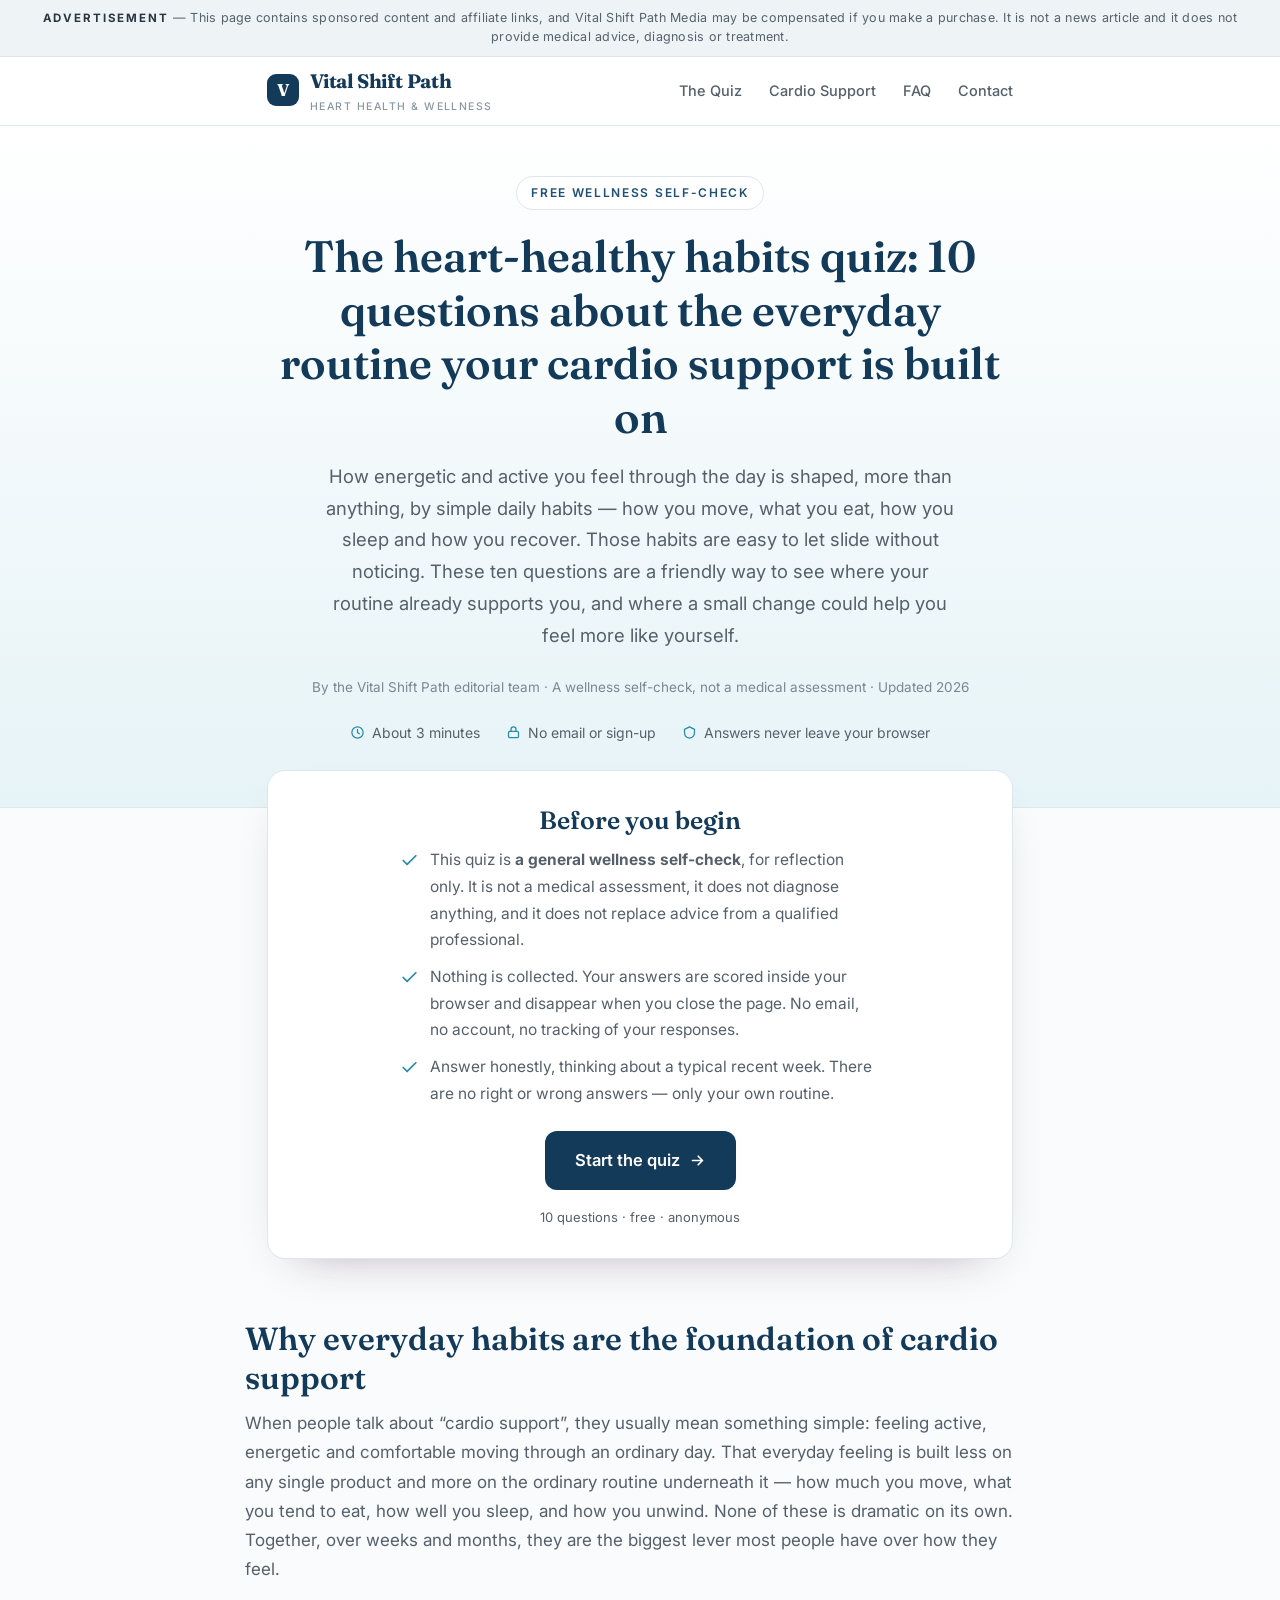
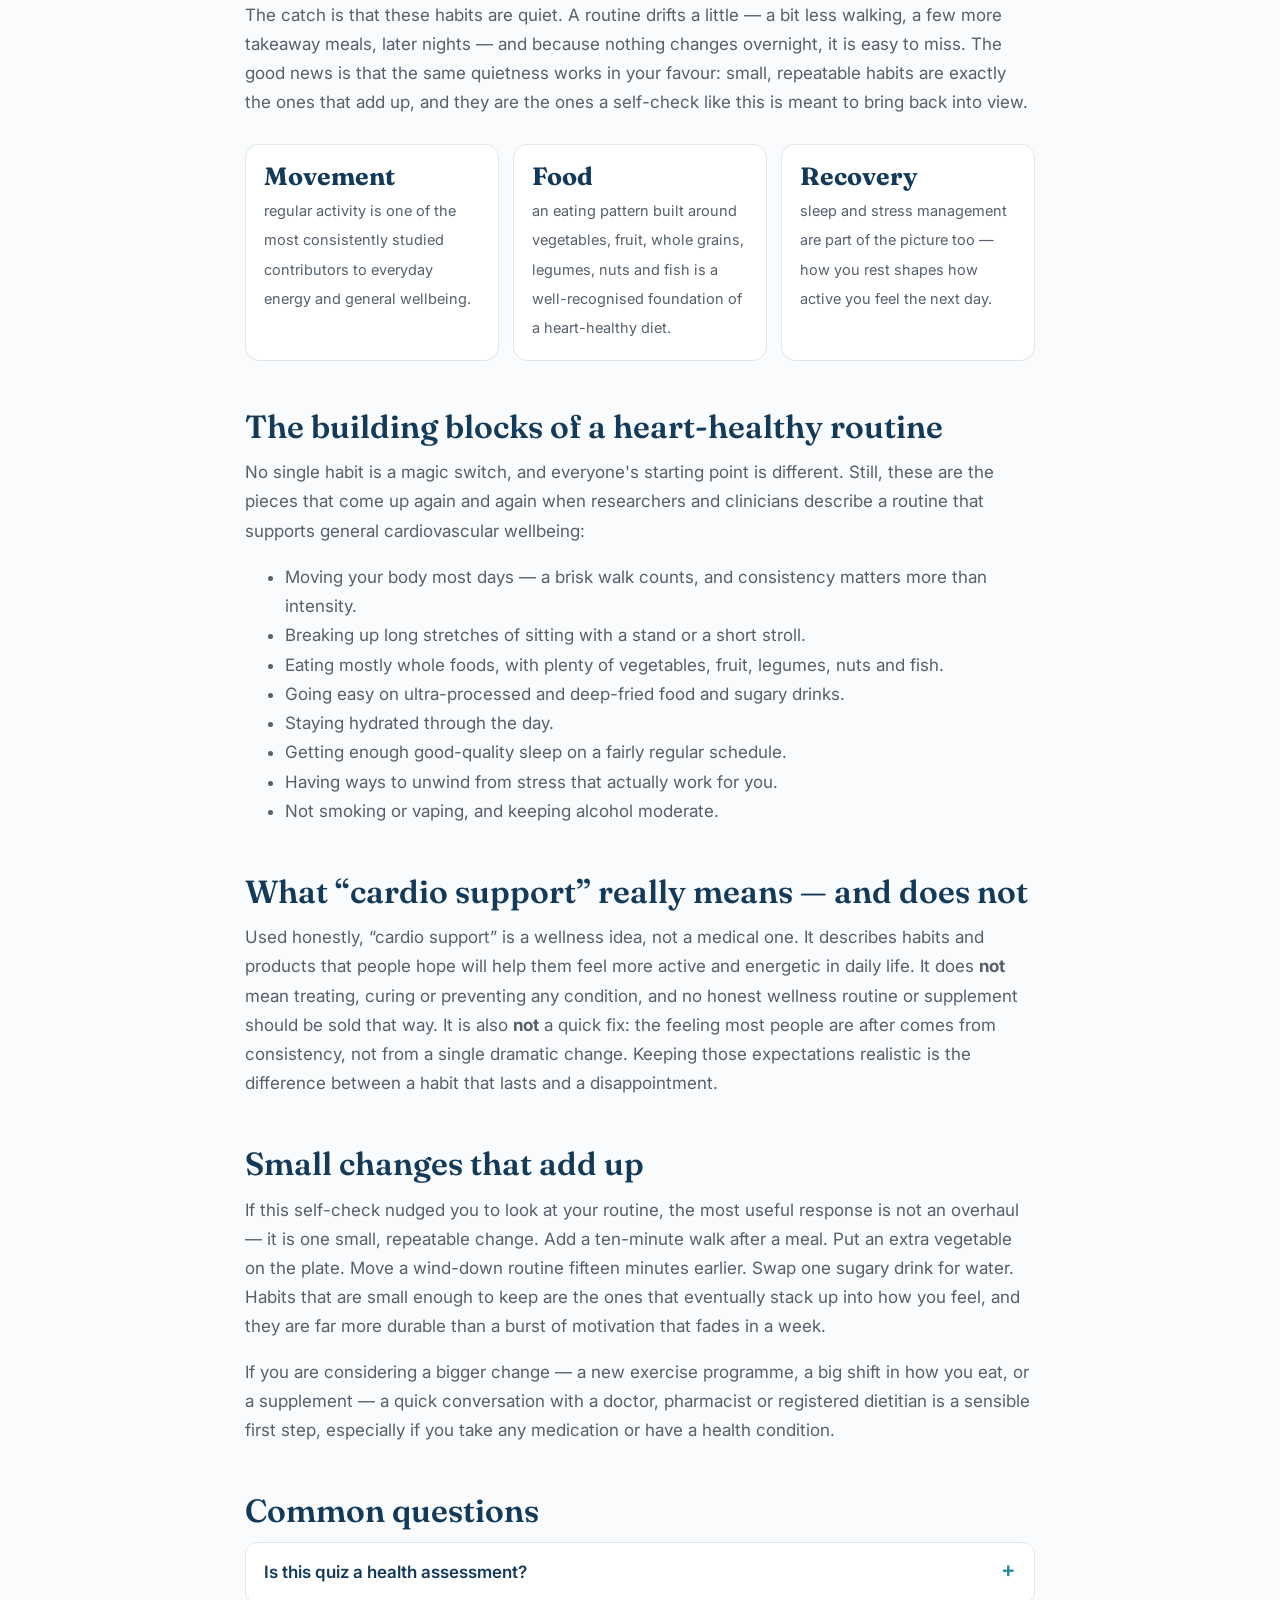
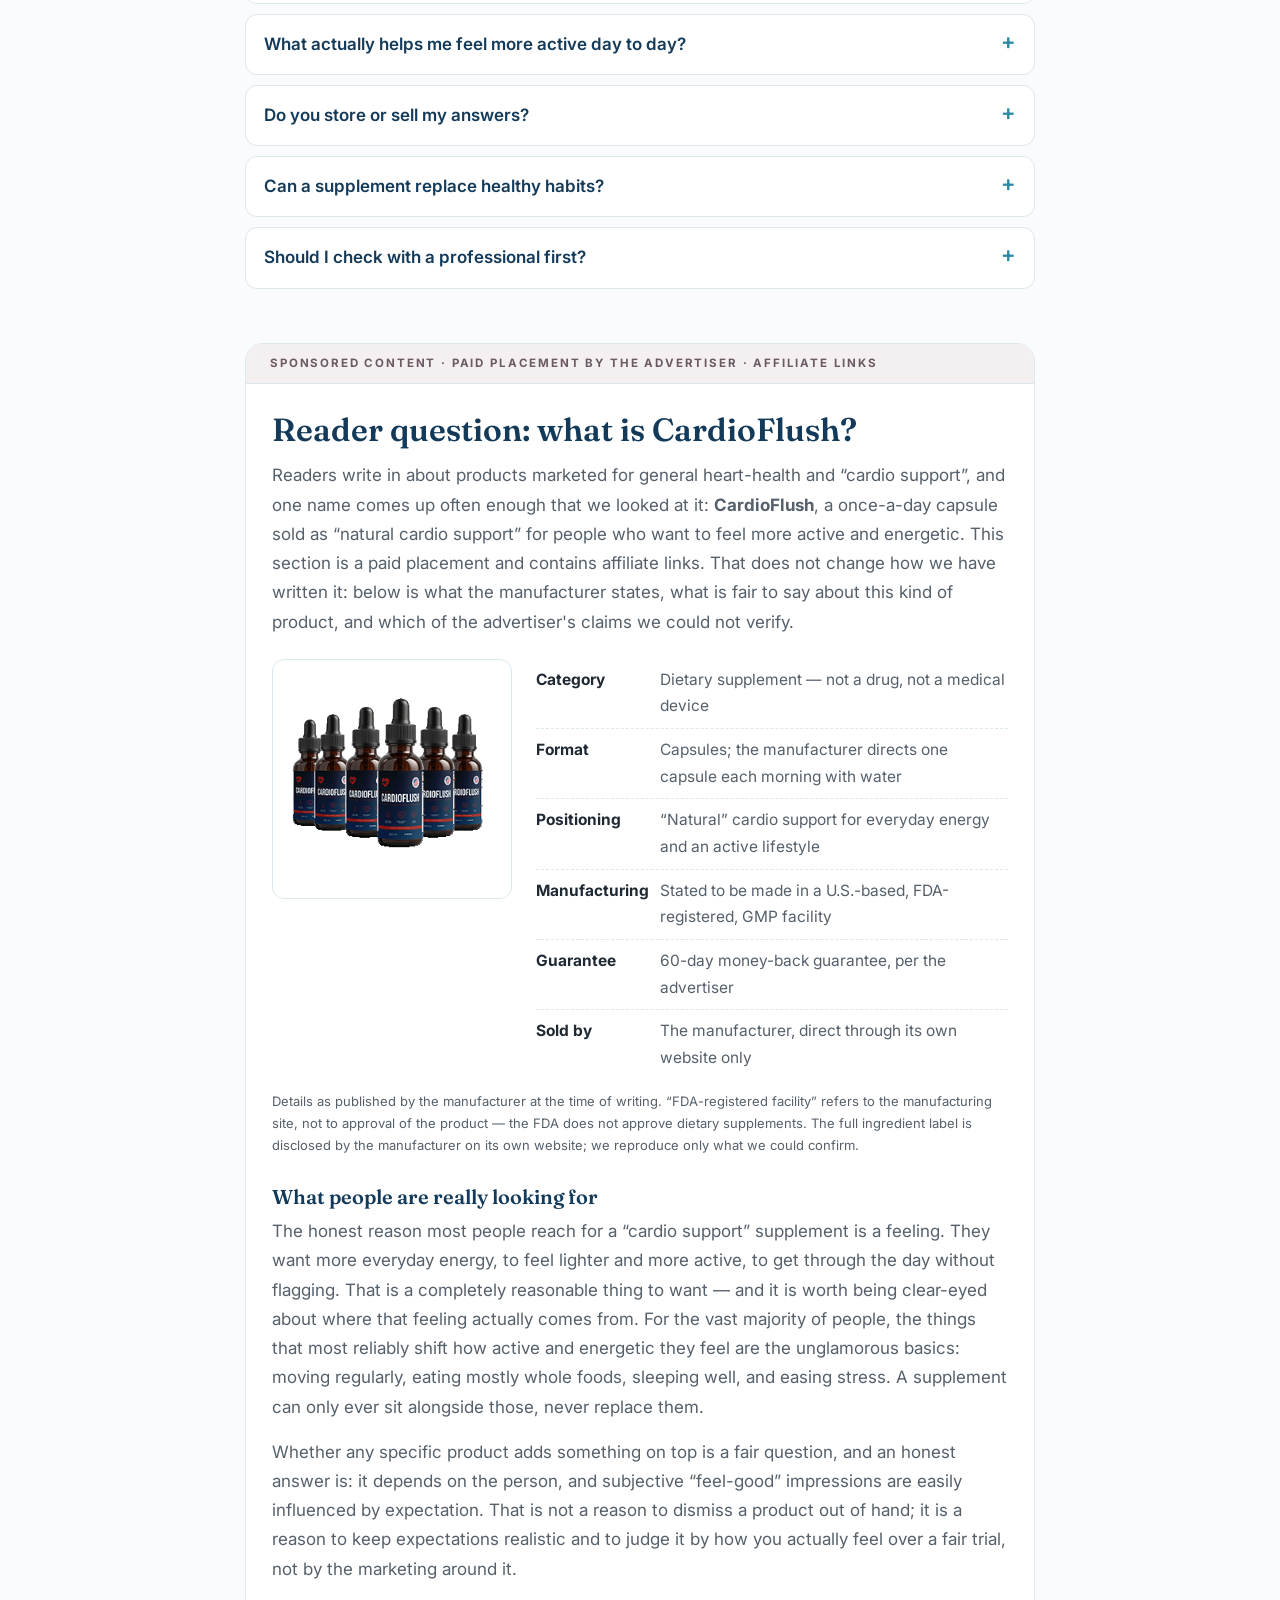
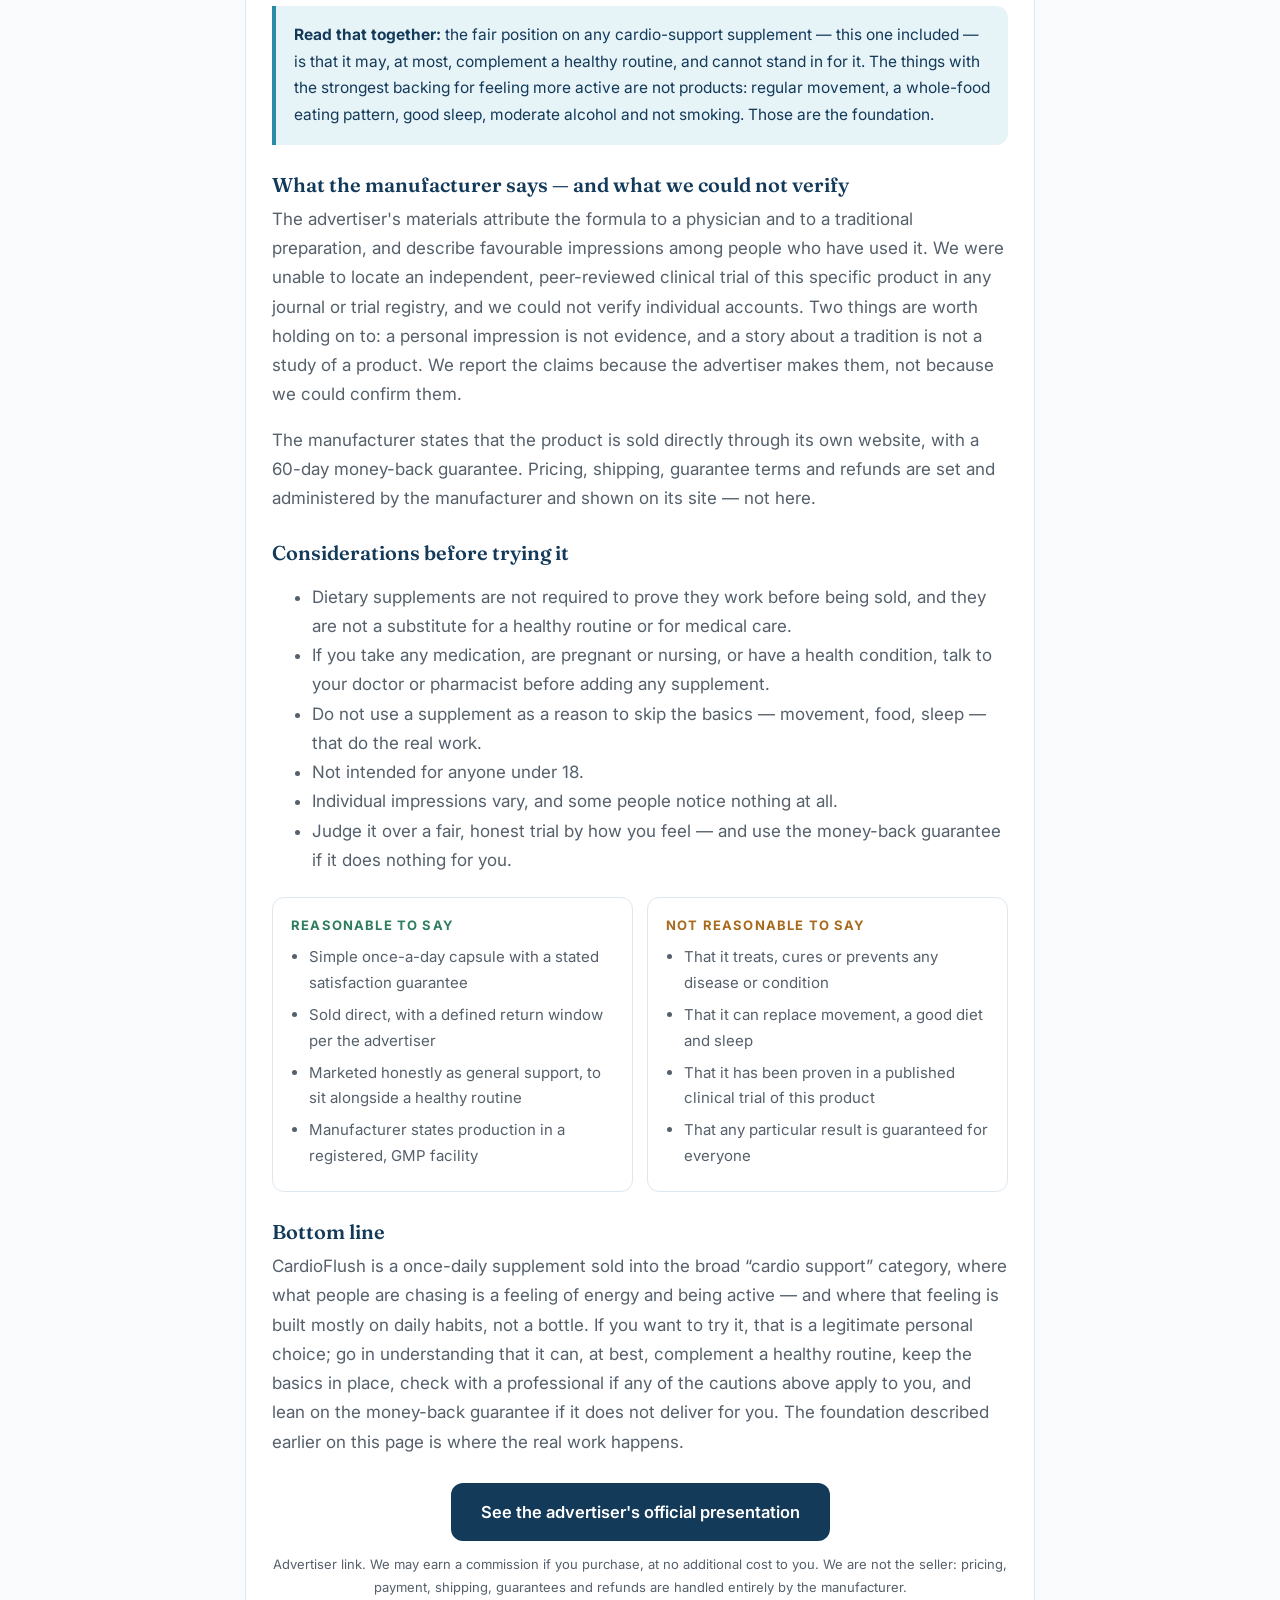
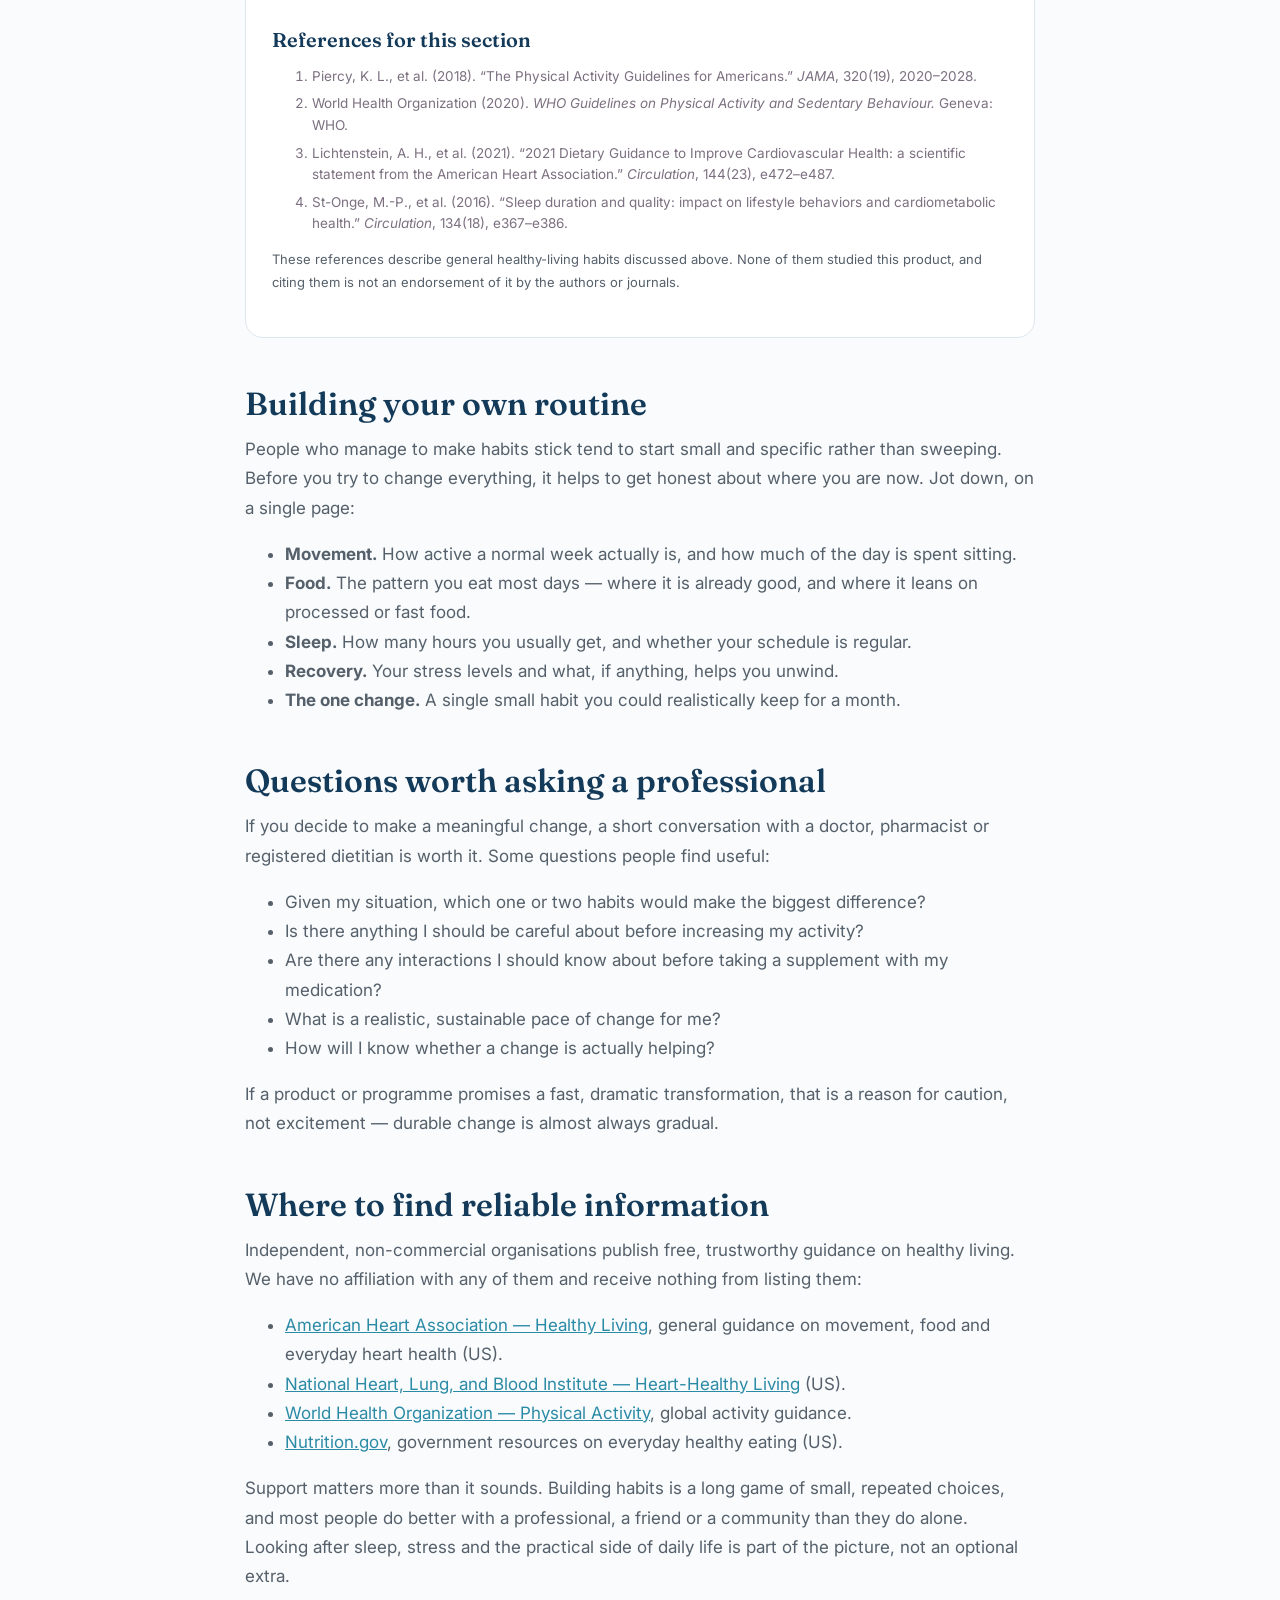
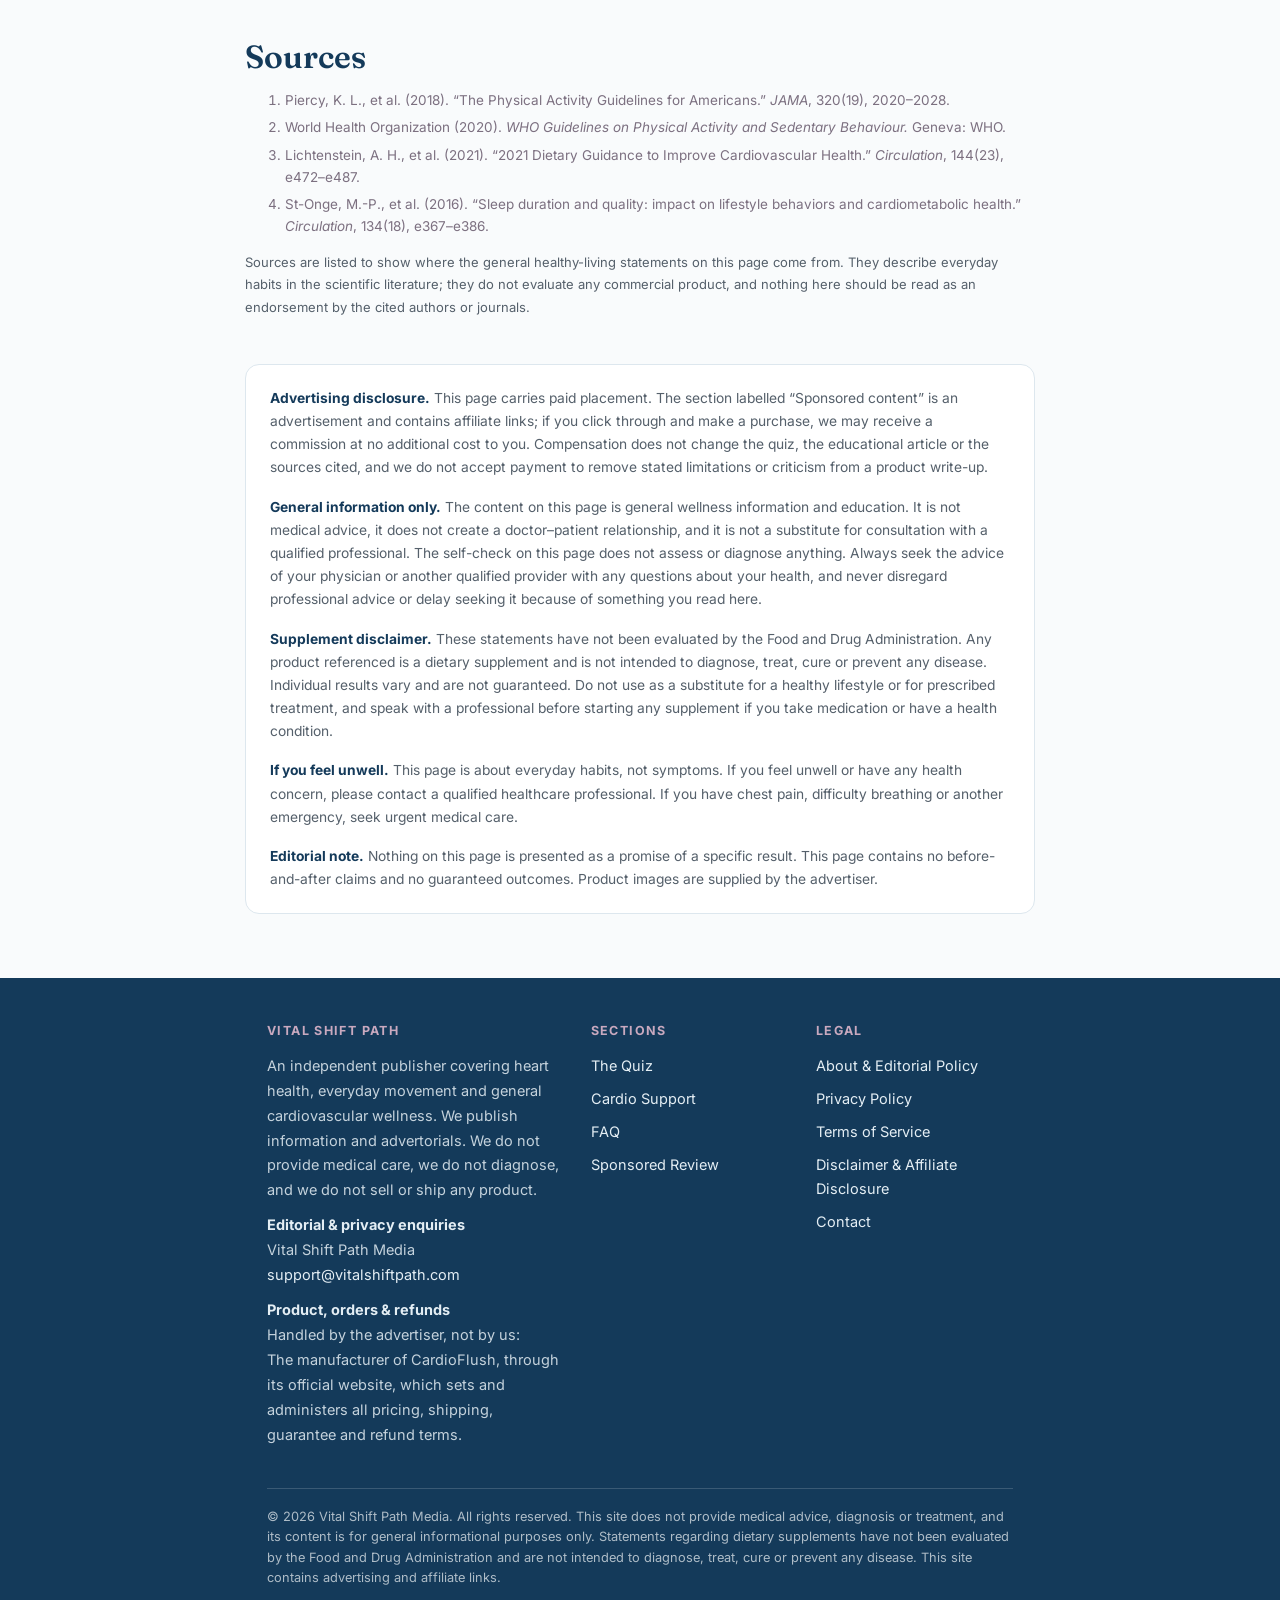
<file: index.html>
<!DOCTYPE html>
<html lang="en-US">

<head>
    <meta charset="utf-8">
    <meta name="viewport" content="width=device-width, initial-scale=1">
    <title>Heart-Healthy Habits Quiz: 10 Questions About Your Everyday Cardio Support | Vital Shift Path</title>
    <meta name="description"
        content="A free wellness self-check: 10 questions about the everyday habits — movement, food, sleep and recovery — behind feeling active and energetic. For reflection only; not a medical assessment.">
    <meta name="robots" content="index, follow">
    <meta name="author" content="Vital Shift Path Media">
    <link rel="canonical" href="https://vitalshiftpath.com/">
    <meta property="og:type" content="article">
    <meta property="og:title" content="Heart-Healthy Habits Quiz — 10 questions about your everyday cardio support">
    <meta property="og:description"
        content="A general wellness self-check about the daily habits behind feeling active and energetic. For reflection only, not a medical assessment.">
    <meta property="og:url" content="https://vitalshiftpath.com/">
    <meta property="og:image" content="https://vitalshiftpath.com/assets/img/cardioflush-bottles.webp">
    <link rel="preconnect" href="https://fonts.googleapis.com">
    <link rel="preconnect" href="https://fonts.gstatic.com" crossorigin>
    <link
        href="https://fonts.googleapis.com/css2?family=Fraunces:opsz,wght@9..144,400;9..144,600;9..144,700&family=Inter:wght@400;500;600;700&display=swap"
        rel="stylesheet">
    <link rel="icon"
        href="data:image/svg+xml,<svg xmlns='http://www.w3.org/2000/svg' viewBox='0 0 100 100'><rect width='100' height='100' rx='22' fill='%23143a5a'/><text x='50' y='72' font-size='58' font-family='Georgia,serif' fill='%23fff' text-anchor='middle'>V</text></svg>">
    <style>
        :root {
            --plum: #143a5a;
            --plum-soft: #1f5075;
            --rose: #2b8aa6;
            --rose-light: #e6f3f7;
            --sand: #f9fbfc;
            --ink: #1f2933;
            --ink-soft: #55606b;
            --line: #dde7ee;
            --white: #fff;
            --ok: #2f7d5d;
            --warn: #a86a1c;
        }

        * {
            box-sizing: border-box;
        }

        html {
            scroll-behavior: smooth;
        }

        body {
            margin: 0;
            background: var(--sand);
            color: var(--ink);
            font-family: 'Inter', -apple-system, BlinkMacSystemFont, 'Segoe UI', Roboto, sans-serif;
            font-size: 17px;
            line-height: 1.72;
            -webkit-font-smoothing: antialiased;
        }

        img {
            max-width: 100%;
            height: auto;
            display: block;
        }

        h1,
        h2,
        h3 {
            font-family: 'Fraunces', Georgia, serif;
            color: var(--plum);
            line-height: 1.22;
            font-weight: 600;
        }

        a {
            color: var(--rose);
        }

        .wrap {
            max-width: 790px;
            margin: 0 auto;
            padding: 0 22px;
        }

        /* ---- advertisement disclosure bar ---- */
        .ad-bar {
            background: #eef3f6;
            border-bottom: 1px solid var(--line);
            color: #55616b;
            font-size: 12.5px;
            line-height: 1.5;
            text-align: center;
            padding: 9px 18px;
            letter-spacing: .02em;
        }

        .ad-bar strong {
            letter-spacing: .16em;
            text-transform: uppercase;
            color: #2a3742;
            font-size: 11.5px;
        }

        header.site {
            background: var(--white);
            border-bottom: 1px solid var(--line);
        }

        header.site .wrap {
            display: flex;
            align-items: center;
            justify-content: space-between;
            gap: 16px;
            height: 68px;
        }

        .brand {
            display: flex;
            align-items: center;
            gap: 11px;
            font-family: 'Fraunces', Georgia, serif;
            font-size: 19.5px;
            font-weight: 700;
            color: var(--plum);
            text-decoration: none;
            letter-spacing: -.2px;
        }

        .brand .mark {
            width: 32px;
            height: 32px;
            border-radius: 9px;
            background: var(--plum);
            color: #fff;
            display: grid;
            place-items: center;
            font-size: 17px;
            line-height: 1;
            padding-bottom: 2px;
        }

        .brand small {
            display: block;
            font-family: 'Inter', sans-serif;
            font-size: 10.5px;
            font-weight: 500;
            letter-spacing: .14em;
            text-transform: uppercase;
            color: #8a97a3;
        }

        nav.top a {
            color: var(--ink-soft);
            text-decoration: none;
            font-size: 14.5px;
            font-weight: 500;
            margin-left: 22px;
        }

        nav.top a:hover {
            color: var(--rose);
        }

        @media (max-width:680px) {
            nav.top {
                display: none;
            }
        }

        /* ---- hero ---- */
        .hero {
            background: linear-gradient(180deg, #fff 0%, var(--rose-light) 100%);
            padding: 50px 0 62px;
            text-align: center;
            border-bottom: 1px solid var(--line);
        }

        .kicker {
            display: inline-block;
            background: var(--white);
            border: 1px solid var(--line);
            color: var(--plum-soft);
            font-size: 12px;
            font-weight: 600;
            letter-spacing: .14em;
            text-transform: uppercase;
            padding: 6px 14px;
            border-radius: 999px;
            margin-bottom: 20px;
        }

        .hero h1 {
            font-size: clamp(29px, 5.3vw, 44px);
            margin: 0 0 16px;
        }

        .hero p.lead {
            font-size: 18.5px;
            color: var(--ink-soft);
            max-width: 640px;
            margin: 0 auto 24px;
        }

        .byline {
            font-size: 13.5px;
            color: #7a8791;
            margin-bottom: 22px;
        }

        .meta-row {
            display: flex;
            flex-wrap: wrap;
            justify-content: center;
            gap: 10px 26px;
            font-size: 14px;
            color: var(--ink-soft);
        }

        .meta-row span {
            display: inline-flex;
            align-items: center;
            gap: 7px;
        }

        .meta-row svg {
            width: 15px;
            height: 15px;
            stroke: var(--rose);
            fill: none;
            stroke-width: 2;
        }

        /* ---- quiz ---- */
        .quiz-shell {
            margin: -38px auto 0;
            position: relative;
            z-index: 5;
        }

        .card {
            background: var(--white);
            border: 1px solid var(--line);
            border-radius: 18px;
            box-shadow: 0 20px 46px -30px rgba(74, 37, 69, .45);
            padding: 30px;
        }

        @media (max-width:640px) {
            .card {
                padding: 24px 20px;
            }
        }

        .progress-head {
            display: flex;
            justify-content: space-between;
            align-items: baseline;
            font-size: 12.5px;
            font-weight: 600;
            letter-spacing: .07em;
            text-transform: uppercase;
            color: var(--ink-soft);
            margin-bottom: 10px;
        }

        .bar {
            height: 7px;
            background: var(--rose-light);
            border-radius: 999px;
            overflow: hidden;
            margin-bottom: 26px;
        }

        .bar i {
            display: block;
            height: 100%;
            width: 0;
            background: linear-gradient(90deg, var(--rose), var(--plum-soft));
            border-radius: 999px;
            transition: width .35s ease;
        }

        .q-text {
            font-family: 'Fraunces', Georgia, serif;
            font-size: clamp(21px, 3.3vw, 26px);
            color: var(--plum);
            line-height: 1.3;
            margin: 0 0 6px;
        }

        .q-help {
            font-size: 15px;
            color: var(--ink-soft);
            margin: 0 0 22px;
        }

        .options {
            display: grid;
            gap: 11px;
        }

        button.opt {
            width: 100%;
            text-align: left;
            font: inherit;
            font-weight: 500;
            color: var(--ink);
            background: var(--white);
            border: 1.5px solid var(--line);
            border-radius: 12px;
            padding: 15px 17px;
            cursor: pointer;
            display: flex;
            align-items: center;
            gap: 13px;
            transition: border-color .15s, background .15s, transform .1s;
        }

        button.opt:hover,
        button.opt:focus-visible {
            border-color: var(--rose);
            background: #fffafc;
            outline: none;
        }

        button.opt:active {
            transform: scale(.995);
        }

        button.opt .dot {
            flex: 0 0 auto;
            width: 20px;
            height: 20px;
            border-radius: 50%;
            border: 2px solid var(--line);
        }

        button.opt:hover .dot {
            border-color: var(--rose);
        }

        button.opt.selected {
            border-color: var(--plum);
            background: var(--rose-light);
        }

        button.opt.selected .dot {
            border-color: var(--plum);
            background: var(--plum);
            box-shadow: inset 0 0 0 3px var(--rose-light);
        }

        .nav-row {
            display: flex;
            justify-content: space-between;
            align-items: center;
            margin-top: 22px;
            gap: 12px;
            flex-wrap: wrap;
        }

        .btn-back {
            background: none;
            border: none;
            font: inherit;
            font-size: 15px;
            color: var(--ink-soft);
            cursor: pointer;
            padding: 8px 2px;
        }

        .btn-back:hover {
            color: var(--plum);
        }

        .btn-back[hidden] {
            visibility: hidden;
            display: block;
        }

        .note-tiny {
            font-size: 13px;
            color: var(--ink-soft);
        }

        .btn {
            display: inline-flex;
            align-items: center;
            justify-content: center;
            gap: 9px;
            background: var(--plum);
            color: #fff;
            border: none;
            border-radius: 12px;
            font: inherit;
            font-weight: 600;
            font-size: 16.5px;
            padding: 15px 30px;
            cursor: pointer;
            text-decoration: none;
            transition: background .15s, transform .1s;
        }

        .btn:hover {
            background: var(--plum-soft);
        }

        .btn:active {
            transform: translateY(1px);
        }

        .btn.ghost {
            background: transparent;
            color: var(--plum);
            border: 1.5px solid var(--line);
        }

        .btn.ghost:hover {
            border-color: var(--plum);
            background: #fff;
        }

        .start-block {
            text-align: center;
        }

        .start-block ul {
            list-style: none;
            padding: 0;
            margin: 0 auto 24px;
            display: grid;
            gap: 10px;
            text-align: left;
            max-width: 480px;
        }

        .start-block li {
            display: flex;
            gap: 11px;
            align-items: flex-start;
            font-size: 15.5px;
            color: var(--ink-soft);
        }

        .start-block li svg {
            flex: 0 0 auto;
            width: 19px;
            height: 19px;
            margin-top: 4px;
            stroke: var(--rose);
            fill: none;
            stroke-width: 2.2;
        }

        .score-ring {
            width: 128px;
            height: 128px;
            margin: 4px auto 18px;
            position: relative;
        }

        .score-ring svg {
            transform: rotate(-90deg);
        }

        .score-ring .val {
            position: absolute;
            inset: 0;
            display: grid;
            place-items: center;
            font-family: 'Fraunces', serif;
            font-size: 31px;
            font-weight: 700;
            color: var(--plum);
        }

        .result-band {
            display: inline-block;
            font-size: 12.5px;
            font-weight: 700;
            letter-spacing: .1em;
            text-transform: uppercase;
            padding: 6px 14px;
            border-radius: 999px;
            margin-bottom: 14px;
        }

        .band-low {
            background: #e8f3ee;
            color: var(--ok);
        }

        .band-mid {
            background: #fbf1e0;
            color: var(--warn);
        }

        .band-high {
            background: var(--rose-light);
            color: var(--plum);
        }

        .result-copy {
            text-align: left;
            font-size: 16.5px;
        }

        .result-copy h3 {
            font-size: 19px;
            margin: 26px 0 8px;
        }

        .result-copy ul {
            padding-left: 20px;
            color: var(--ink-soft);
        }

        .result-copy li {
            margin-bottom: 7px;
        }

        .callout {
            background: var(--rose-light);
            border-left: 4px solid var(--rose);
            border-radius: 0 12px 12px 0;
            padding: 16px 18px;
            font-size: 15.5px;
            color: var(--plum);
            margin: 22px 0 0;
        }

        /* ---- article ---- */
        section.article {
            padding: 60px 0 10px;
        }

        section.article h2 {
            font-size: clamp(24px, 4vw, 32px);
            margin: 46px 0 12px;
        }

        section.article h2:first-of-type {
            margin-top: 0;
        }

        section.article h3 {
            font-size: 20px;
            margin: 28px 0 8px;
        }

        section.article p {
            color: var(--ink-soft);
            margin: 0 0 16px;
        }

        section.article ul {
            color: var(--ink-soft);
        }

        .facts {
            display: grid;
            grid-template-columns: repeat(auto-fit, minmax(190px, 1fr));
            gap: 14px;
            margin: 26px 0 8px;
        }

        .fact {
            background: var(--white);
            border: 1px solid var(--line);
            border-radius: 14px;
            padding: 18px;
        }

        .fact strong {
            display: block;
            font-family: 'Fraunces', serif;
            font-size: 25px;
            color: var(--plum);
            line-height: 1.1;
            margin-bottom: 6px;
        }

        .fact span {
            font-size: 14.5px;
            color: var(--ink-soft);
        }

        figure {
            margin: 26px 0;
        }

        figure img {
            border-radius: 14px;
            border: 1px solid var(--line);
            background: #fff;
            width: 100%;
        }

        figcaption {
            font-size: 13.5px;
            color: #7a8791;
            margin-top: 9px;
            text-align: center;
        }

        details.faq {
            background: var(--white);
            border: 1px solid var(--line);
            border-radius: 12px;
            padding: 15px 18px;
            margin-bottom: 10px;
        }

        details.faq summary {
            cursor: pointer;
            font-weight: 600;
            color: var(--plum);
            list-style: none;
            display: flex;
            justify-content: space-between;
            gap: 12px;
        }

        details.faq summary::-webkit-details-marker {
            display: none;
        }

        details.faq summary::after {
            content: '+';
            color: var(--rose);
            font-size: 22px;
            line-height: 1;
        }

        details.faq[open] summary::after {
            content: '\2013';
        }

        details.faq p {
            margin: 12px 0 0;
            font-size: 15.5px;
        }

        /* ---- sponsored block ---- */
        .sponsored {
            border: 1px solid var(--line);
            background: #fff;
            border-radius: 18px;
            padding: 0 0 28px;
            margin: 54px 0 0;
            overflow: hidden;
        }

        .sponsored .tag {
            background: #f4eff1;
            border-bottom: 1px solid var(--line);
            padding: 10px 24px;
            font-size: 11.5px;
            font-weight: 700;
            letter-spacing: .16em;
            text-transform: uppercase;
            color: #6b5a63;
        }

        .sponsored .inner {
            padding: 26px 26px 0;
        }

        @media (max-width:640px) {
            .sponsored .inner {
                padding: 22px 20px 0;
            }
        }

        .sponsored h2 {
            margin: 0 0 12px !important;
            font-size: clamp(23px, 3.6vw, 29px);
        }

        .sponsored p {
            color: var(--ink-soft);
        }

        .prod-grid {
            display: grid;
            grid-template-columns: 240px 1fr;
            gap: 24px;
            align-items: start;
            margin: 22px 0 10px;
        }

        @media (max-width:640px) {
            .prod-grid {
                grid-template-columns: 1fr;
            }
        }

        .prod-grid img {
            border-radius: 12px;
            border: 1px solid var(--line);
        }

        .spec {
            list-style: none;
            padding: 0;
            margin: 0;
            font-size: 15.5px;
        }

        .spec li {
            display: flex;
            gap: 8px;
            padding: 8px 0;
            border-bottom: 1px dashed var(--line);
            color: var(--ink-soft);
        }

        .spec li:last-child {
            border-bottom: none;
        }

        .spec b {
            color: var(--ink);
            min-width: 116px;
            display: inline-block;
        }

        .badges {
            display: flex;
            flex-wrap: wrap;
            gap: 8px;
            margin: 18px 0 4px;
        }

        .badges span {
            font-size: 12.5px;
            font-weight: 600;
            color: var(--plum-soft);
            background: var(--rose-light);
            border-radius: 999px;
            padding: 5px 12px;
        }

        .balance {
            display: grid;
            grid-template-columns: 1fr 1fr;
            gap: 14px;
            margin: 22px 0 6px;
        }

        @media (max-width:640px) {
            .balance {
                grid-template-columns: 1fr;
            }
        }

        .balance div {
            border: 1px solid var(--line);
            border-radius: 12px;
            padding: 16px 18px;
            font-size: 15px;
            color: var(--ink-soft);
        }

        .balance h4 {
            margin: 0 0 8px;
            font-family: 'Inter', sans-serif;
            font-size: 13px;
            letter-spacing: .09em;
            text-transform: uppercase;
        }

        .balance .pro h4 {
            color: var(--ok);
        }

        .balance .con h4 {
            color: var(--warn);
        }

        .balance ul {
            margin: 0;
            padding-left: 18px;
        }

        .balance li {
            margin-bottom: 6px;
        }

        .cta-row {
            text-align: center;
            margin: 26px 0 0;
        }

        .cta-row .note-tiny {
            display: block;
            margin-top: 12px;
        }

        .refs {
            font-size: 13.5px;
            color: #7c7080;
            line-height: 1.6;
        }

        .refs li {
            margin-bottom: 6px;
        }

        /* ---- disclaimer / footer ---- */
        .disclaimer {
            background: #fff;
            border: 1px solid var(--line);
            border-radius: 14px;
            padding: 22px 24px;
            margin: 46px 0 0;
            font-size: 13.8px;
            color: var(--ink-soft);
            line-height: 1.68;
        }

        .disclaimer strong {
            color: var(--plum);
        }

        .disclaimer p {
            margin: 0 0 11px;
        }

        .disclaimer p:last-child {
            margin-bottom: 0;
        }

        footer.site {
            margin-top: 54px;
            background: var(--plum);
            color: #e2ebf1;
            padding: 42px 0 28px;
            font-size: 14.5px;
        }

        footer.site a {
            color: #e4eef4;
            text-decoration: none;
        }

        footer.site a:hover {
            text-decoration: underline;
        }

        .f-grid {
            display: grid;
            grid-template-columns: 1.5fr 1fr 1fr;
            gap: 28px;
        }

        @media (max-width:680px) {
            .f-grid {
                grid-template-columns: 1fr;
            }
        }

        .f-grid h4 {
            font-family: 'Inter', sans-serif;
            font-size: 12.5px;
            letter-spacing: .11em;
            text-transform: uppercase;
            color: #c9a9bf;
            margin: 0 0 12px;
        }

        .f-grid p {
            margin: 0 0 10px;
            color: #c4d2dc;
            font-size: 14.5px;
        }

        .f-grid ul {
            list-style: none;
            padding: 0;
            margin: 0;
            display: grid;
            gap: 8px;
        }

        [data-placeholder] {
            outline: 1px dashed rgba(255, 255, 255, .45);
            padding: 0 4px;
            border-radius: 3px;
            font-size: 13px;
            opacity: .85;
        }

        .f-bottom {
            border-top: 1px solid rgba(255, 255, 255, .16);
            margin-top: 30px;
            padding-top: 18px;
            font-size: 12.8px;
            color: #aebcc7;
            line-height: 1.6;
        }
    </style>
</head>

<body>

    <div class="ad-bar">
        <strong>Advertisement</strong> — This page contains sponsored content and affiliate links, and Vital Shift
        Path Media may be compensated if you make a purchase. It is not a news article and it does not provide medical
        advice, diagnosis or treatment.
    </div>

    <header class="site">
        <div class="wrap">
            <a class="brand" href="/">
                <span class="mark">V</span>
                <span>Vital Shift Path<small>Heart Health &amp; Wellness</small></span>
            </a>
            <nav class="top">
                <a href="#quiz">The Quiz</a>
                <a href="#about-cardio">Cardio Support</a>
                <a href="#faq">FAQ</a>
                <a href="contact.html">Contact</a>
            </nav>
        </div>
    </header>

    <div class="hero">
        <div class="wrap">
            <span class="kicker">Free Wellness Self-Check</span>
            <h1>The heart-healthy habits quiz: 10 questions about the everyday routine your cardio support is built
                on</h1>
            <p class="lead">How energetic and active you feel through the day is shaped, more than anything, by simple
                daily habits — how you move, what you eat, how you sleep and how you recover. Those habits are easy to
                let slide without noticing. These ten questions are a friendly way to see where your routine already
                supports you, and where a small change could help you feel more like yourself.</p>
            <p class="byline">By the Vital Shift Path editorial team · A wellness self-check, not a medical assessment ·
                Updated <span id="upd">2026</span></p>
            <div class="meta-row">
                <span><svg viewBox="0 0 24 24" stroke-linecap="round" stroke-linejoin="round">
                        <circle cx="12" cy="12" r="9" />
                        <path d="M12 7v5l3 2" />
                    </svg> About 3 minutes</span>
                <span><svg viewBox="0 0 24 24" stroke-linecap="round" stroke-linejoin="round">
                        <rect x="4" y="10" width="16" height="10" rx="2" />
                        <path d="M8 10V7a4 4 0 0 1 8 0v3" />
                    </svg> No email or sign-up</span>
                <span><svg viewBox="0 0 24 24" stroke-linecap="round" stroke-linejoin="round">
                        <path d="M12 3l8 4v5c0 5-3.4 8.3-8 9-4.6-.7-8-4-8-9V7z" />
                    </svg> Answers never leave your browser</span>
            </div>
        </div>
    </div>

    <div class="quiz-shell wrap" id="quiz">
        <div class="card">

            <div id="screen-start" class="start-block">
                <h2 style="font-size:25px;margin:4px 0 12px">Before you begin</h2>
                <ul>
                    <li><svg viewBox="0 0 24 24" stroke-linecap="round" stroke-linejoin="round">
                            <path d="M20 6L9 17l-5-5" />
                        </svg><span>This quiz is <strong>a general wellness self-check</strong>, for reflection only. It
                            is not a medical assessment, it does not diagnose anything, and it does not replace advice
                            from a qualified professional.</span></li>
                    <li><svg viewBox="0 0 24 24" stroke-linecap="round" stroke-linejoin="round">
                            <path d="M20 6L9 17l-5-5" />
                        </svg><span>Nothing is collected. Your answers are scored inside your browser and disappear when
                            you close the page. No email, no account, no tracking of your responses.</span></li>
                    <li><svg viewBox="0 0 24 24" stroke-linecap="round" stroke-linejoin="round">
                            <path d="M20 6L9 17l-5-5" />
                        </svg><span>Answer honestly, thinking about a typical recent week. There are no right or wrong
                            answers — only your own routine.</span></li>
                </ul>
                <button class="btn" id="btn-start" type="button">Start the quiz
                    <svg width="17" height="17" viewBox="0 0 24 24" fill="none" stroke="#fff" stroke-width="2.4"
                        stroke-linecap="round" stroke-linejoin="round">
                        <path d="M5 12h14M13 6l6 6-6 6" />
                    </svg>
                </button>
                <p class="note-tiny" style="margin:16px 0 0">10 questions · free · anonymous</p>
            </div>

            <div id="screen-quiz" hidden>
                <div class="progress-head"><span id="q-counter">Question 1 of 10</span><span id="q-pct">0%</span></div>
                <div class="bar"><i id="q-bar"></i></div>
                <h2 class="q-text" id="q-text"></h2>
                <p class="q-help" id="q-help"></p>
                <div class="options" id="q-options"></div>
                <div class="nav-row">
                    <button class="btn-back" id="btn-back" type="button" hidden>← Previous question</button>
                    <span class="note-tiny">Select one answer to continue</span>
                </div>
            </div>

            <div id="screen-result" hidden>
                <div style="text-align:center">
                    <div class="score-ring">
                        <svg width="128" height="128" aria-hidden="true">
                            <circle cx="64" cy="64" r="56" stroke="#e6f3f7" stroke-width="12" fill="none" />
                            <circle id="ring" cx="64" cy="64" r="56" stroke="#2b8aa6" stroke-width="12" fill="none"
                                stroke-linecap="round" stroke-dasharray="351.8" stroke-dashoffset="351.8"
                                style="transition:stroke-dashoffset .9s ease" />
                        </svg>
                        <div class="val" id="score-val">0%</div>
                    </div>
                    <span class="result-band" id="band"></span>
                    <h2 id="result-title" style="font-size:26px;margin:0 0 10px"></h2>
                    <p id="result-sub" style="color:var(--ink-soft);margin:0 auto 6px;max-width:560px"></p>
                </div>

                <div class="result-copy" id="result-body"></div>

                <div class="callout">
                    <strong>A friendly reminder:</strong> this score reflects only how your answers compare with common
                    heart-healthy lifestyle habits. It is not a diagnosis and it does not assess your health. Everyone's
                    situation is different, and a qualified professional is the right person to talk to about your own
                    body — especially before making a big change to your diet, activity or any supplement.
                </div>

                <div class="nav-row" style="justify-content:center;margin-top:26px">
                    <button class="btn ghost" id="btn-restart" type="button">Retake the quiz</button>
                    <a class="btn" href="#about-cardio">Keep reading</a>
                </div>
            </div>

        </div>
    </div>

    <section class="article wrap" id="about-cardio">

        <h2>Why everyday habits are the foundation of cardio support</h2>
        <p>When people talk about “cardio support”, they usually mean something simple: feeling active, energetic and
            comfortable moving through an ordinary day. That everyday feeling is built less on any single product and
            more on the ordinary routine underneath it — how much you move, what you tend to eat, how well you sleep,
            and how you unwind. None of these is dramatic on its own. Together, over weeks and months, they are the
            biggest lever most people have over how they feel.</p>
        <p>The catch is that these habits are quiet. A routine drifts a little — a bit less walking, a few more takeaway
            meals, later nights — and because nothing changes overnight, it is easy to miss. The good news is that the
            same quietness works in your favour: small, repeatable habits are exactly the ones that add up, and they are
            the ones a self-check like this is meant to bring back into view.</p>

        <div class="facts">
            <div class="fact"><strong>Movement</strong><span>regular activity is one of the most consistently studied
                    contributors to everyday energy and general wellbeing.</span></div>
            <div class="fact"><strong>Food</strong><span>an eating pattern built around vegetables, fruit, whole grains,
                    legumes, nuts and fish is a well-recognised foundation of a heart-healthy diet.</span></div>
            <div class="fact"><strong>Recovery</strong><span>sleep and stress management are part of the picture too —
                    how you rest shapes how active you feel the next day.</span></div>
        </div>

        <h2>The building blocks of a heart-healthy routine</h2>
        <p>No single habit is a magic switch, and everyone's starting point is different. Still, these are the pieces
            that come up again and again when researchers and clinicians describe a routine that supports general
            cardiovascular wellbeing:</p>
        <ul>
            <li>Moving your body most days — a brisk walk counts, and consistency matters more than intensity.</li>
            <li>Breaking up long stretches of sitting with a stand or a short stroll.</li>
            <li>Eating mostly whole foods, with plenty of vegetables, fruit, legumes, nuts and fish.</li>
            <li>Going easy on ultra-processed and deep-fried food and sugary drinks.</li>
            <li>Staying hydrated through the day.</li>
            <li>Getting enough good-quality sleep on a fairly regular schedule.</li>
            <li>Having ways to unwind from stress that actually work for you.</li>
            <li>Not smoking or vaping, and keeping alcohol moderate.</li>
        </ul>

        <h2>What “cardio support” really means — and does not</h2>
        <p>Used honestly, “cardio support” is a wellness idea, not a medical one. It describes habits and products that
            people hope will help them feel more active and energetic in daily life. It does <strong>not</strong> mean
            treating, curing or preventing any condition, and no honest wellness routine or supplement should be sold
            that way. It is also <strong>not</strong> a quick fix: the feeling most people are after comes from
            consistency, not from a single dramatic change. Keeping those expectations realistic is the difference
            between a habit that lasts and a disappointment.</p>

        <h2>Small changes that add up</h2>
        <p>If this self-check nudged you to look at your routine, the most useful response is not an overhaul — it is
            one small, repeatable change. Add a ten-minute walk after a meal. Put an extra vegetable on the plate.
            Move a wind-down routine fifteen minutes earlier. Swap one sugary drink for water. Habits that are small
            enough to keep are the ones that eventually stack up into how you feel, and they are far more durable than a
            burst of motivation that fades in a week.</p>
        <p>If you are considering a bigger change — a new exercise programme, a big shift in how you eat, or a
            supplement — a quick conversation with a doctor, pharmacist or registered dietitian is a sensible first
            step, especially if you take any medication or have a health condition.</p>

        <h2 id="faq">Common questions</h2>
        <details class="faq">
            <summary>Is this quiz a health assessment?</summary>
            <p>No. It is a general wellness self-check about everyday habits, for reflection only. It does not assess or
                diagnose anything, and it is not a substitute for professional advice. Its purpose is simply to help you
                notice which habits already support you and which you might want to build on.</p>
        </details>
        <details class="faq">
            <summary>What actually helps me feel more active day to day?</summary>
            <p>The best-supported foundations are consistent physical activity, an eating pattern rich in vegetables,
                fruit, whole grains, legumes, nuts and fish, good sleep, moderate or no alcohol, not smoking, and ways
                to manage stress. The effect of each varies from person to person, and it builds up over time rather
                than overnight.</p>
        </details>
        <details class="faq">
            <summary>Do you store or sell my answers?</summary>
            <p>No. The quiz runs entirely in your browser. Your selections are never transmitted to a server, never
                stored, and never linked to you. Closing the page erases them. See our <a
                    href="privacy-policy.html">Privacy Policy</a>.</p>
        </details>
        <details class="faq">
            <summary>Can a supplement replace healthy habits?</summary>
            <p>No. No supplement replaces movement, a good eating pattern, sleep and the other basics, and none should
                be presented as doing so. Some products are marketed as general “cardio support” to sit alongside those
                habits — a much narrower idea. Any product discussed on this page is presented in that context only.</p>
        </details>
        <details class="faq">
            <summary>Should I check with a professional first?</summary>
            <p>It is a good idea, particularly before a big change to your diet or activity, or before starting any
                supplement — and especially if you take medication, are pregnant or nursing, or have any health
                condition. A doctor, pharmacist or registered dietitian can give advice tailored to you.</p>
        </details>

        <!-- ================= SPONSORED SECTION ================= -->
        <div class="sponsored" id="sponsored">
            <div class="tag">Sponsored content · Paid placement by the advertiser · Affiliate links</div>
            <div class="inner">
                <h2>Reader question: what is CardioFlush?</h2>
                <p>Readers write in about products marketed for general heart-health and “cardio support”, and one name
                    comes up often enough that we looked at it: <strong>CardioFlush</strong>, a once-a-day capsule sold
                    as “natural cardio support” for people who want to feel more active and energetic. This section is a
                    paid placement and contains affiliate links. That does not change how we have written it: below is
                    what the manufacturer states, what is fair to say about this kind of product, and which of the
                    advertiser's claims we could not verify.</p>

                <div class="prod-grid">
                    <img src="assets/img/cardioflush-bottles.webp" width="300" height="300" loading="lazy"
                        alt="CardioFlush, a dietary supplement in capsule form marketed as general cardio support">
                    <ul class="spec">
                        <li><b>Category</b> Dietary supplement — not a drug, not a medical device</li>
                        <li><b>Format</b> Capsules; the manufacturer directs one capsule each morning with water</li>
                        <li><b>Positioning</b> “Natural” cardio support for everyday energy and an active lifestyle</li>
                        <li><b>Manufacturing</b> Stated to be made in a U.S.-based, FDA-registered, GMP facility</li>
                        <li><b>Guarantee</b> 60-day money-back guarantee, per the advertiser</li>
                        <li><b>Sold by</b> The manufacturer, direct through its own website only</li>
                    </ul>
                </div>
                <p class="note-tiny">Details as published by the manufacturer at the time of writing. “FDA-registered
                    facility” refers to the manufacturing site, not to approval of the product — the FDA does not
                    approve dietary supplements. The full ingredient label is disclosed by the manufacturer on its own
                    website; we reproduce only what we could confirm.</p>

                <h3>What people are really looking for</h3>
                <p>The honest reason most people reach for a “cardio support” supplement is a feeling. They want more
                    everyday energy, to feel lighter and more active, to get through the day without flagging. That is a
                    completely reasonable thing to want — and it is worth being clear-eyed about where that feeling
                    actually comes from. For the vast majority of people, the things that most reliably shift how active
                    and energetic they feel are the unglamorous basics: moving regularly, eating mostly whole foods,
                    sleeping well, and easing stress. A supplement can only ever sit alongside those, never replace
                    them.</p>
                <p>Whether any specific product adds something on top is a fair question, and an honest answer is: it
                    depends on the person, and subjective “feel-good” impressions are easily influenced by expectation.
                    That is not a reason to dismiss a product out of hand; it is a reason to keep expectations
                    realistic and to judge it by how you actually feel over a fair trial, not by the marketing around
                    it.</p>

                <div class="callout" style="margin:22px 0 4px">
                    <strong>Read that together:</strong> the fair position on any cardio-support supplement — this one
                    included — is that it may, at most, complement a healthy routine, and cannot stand in for it. The
                    things with the strongest backing for feeling more active are not products: regular movement, a
                    whole-food eating pattern, good sleep, moderate alcohol and not smoking. Those are the foundation.
                </div>

                <h3>What the manufacturer says — and what we could not verify</h3>
                <p>The advertiser's materials attribute the formula to a physician and to a traditional preparation, and
                    describe favourable impressions among people who have used it. We were unable to locate an
                    independent, peer-reviewed clinical trial of this specific product in any journal or trial registry,
                    and we could not verify individual accounts. Two things are worth holding on to: a personal
                    impression is not evidence, and a story about a tradition is not a study of a product. We report the
                    claims because the advertiser makes them, not because we could confirm them.</p>
                <p>The manufacturer states that the product is sold directly through its own website, with a 60-day
                    money-back guarantee. Pricing, shipping, guarantee terms and refunds are set and administered by the
                    manufacturer and shown on its site — not here.</p>

                <h3>Considerations before trying it</h3>
                <ul>
                    <li>Dietary supplements are not required to prove they work before being sold, and they are not a
                        substitute for a healthy routine or for medical care.</li>
                    <li>If you take any medication, are pregnant or nursing, or have a health condition, talk to your
                        doctor or pharmacist before adding any supplement.</li>
                    <li>Do not use a supplement as a reason to skip the basics — movement, food, sleep — that do the
                        real work.</li>
                    <li>Not intended for anyone under 18.</li>
                    <li>Individual impressions vary, and some people notice nothing at all.</li>
                    <li>Judge it over a fair, honest trial by how you feel — and use the money-back guarantee if it does
                        nothing for you.</li>
                </ul>

                <div class="balance">
                    <div class="pro">
                        <h4>Reasonable to say</h4>
                        <ul>
                            <li>Simple once-a-day capsule with a stated satisfaction guarantee</li>
                            <li>Sold direct, with a defined return window per the advertiser</li>
                            <li>Marketed honestly as general support, to sit alongside a healthy routine</li>
                            <li>Manufacturer states production in a registered, GMP facility</li>
                        </ul>
                    </div>
                    <div class="con">
                        <h4>Not reasonable to say</h4>
                        <ul>
                            <li>That it treats, cures or prevents any disease or condition</li>
                            <li>That it can replace movement, a good diet and sleep</li>
                            <li>That it has been proven in a published clinical trial of this product</li>
                            <li>That any particular result is guaranteed for everyone</li>
                        </ul>
                    </div>
                </div>

                <h3>Bottom line</h3>
                <p>CardioFlush is a once-daily supplement sold into the broad “cardio support” category, where what
                    people are chasing is a feeling of energy and being active — and where that feeling is built mostly
                    on daily habits, not a bottle. If you want to try it, that is a legitimate personal choice; go in
                    understanding that it can, at best, complement a healthy routine, keep the basics in place, check
                    with a professional if any of the cautions above apply to you, and lean on the money-back guarantee
                    if it does not deliver for you. The foundation described earlier on this page is where the real work
                    happens.</p>

                <div class="cta-row">
                    <a class="btn" id="offer-cta"
                        href="https://cc.cardioflush.com/v2/?campaignkey=pg-cyb&amp;hid=b2lkPW9mZl82ODEwNzA3JmFpZD1hZmY3MTUwODA3JnVpZD1ibF81NjU3MDU1&amp;affid=aff7150807&amp;sub1={clickid}"
                        rel="sponsored nofollow noopener" target="_blank">See the advertiser's official
                        presentation</a>
                    <span class="note-tiny">Advertiser link. We may earn a commission if you purchase, at no additional
                        cost to you. We are not the seller: pricing, payment, shipping, guarantees and refunds are
                        handled entirely by the manufacturer.</span>
                </div>

                <h3 style="margin-top:30px">References for this section</h3>
                <ol class="refs">
                    <li>Piercy, K. L., et al. (2018). “The Physical Activity Guidelines for Americans.” <em>JAMA</em>,
                        320(19), 2020–2028.</li>
                    <li>World Health Organization (2020). <em>WHO Guidelines on Physical Activity and Sedentary
                            Behaviour.</em> Geneva: WHO.</li>
                    <li>Lichtenstein, A. H., et al. (2021). “2021 Dietary Guidance to Improve Cardiovascular Health: a
                        scientific statement from the American Heart Association.” <em>Circulation</em>, 144(23),
                        e472–e487.</li>
                    <li>St-Onge, M.-P., et al. (2016). “Sleep duration and quality: impact on lifestyle behaviors and
                        cardiometabolic health.” <em>Circulation</em>, 134(18), e367–e386.</li>
                </ol>
                <p class="note-tiny">These references describe general healthy-living habits discussed above. None of
                    them studied this product, and citing them is not an endorsement of it by the authors or
                    journals.</p>
            </div>
        </div>
        <!-- ============== END SPONSORED SECTION ============== -->

        <h2>Building your own routine</h2>
        <p>People who manage to make habits stick tend to start small and specific rather than sweeping. Before you try
            to change everything, it helps to get honest about where you are now. Jot down, on a single page:</p>
        <ul>
            <li><strong>Movement.</strong> How active a normal week actually is, and how much of the day is spent
                sitting.</li>
            <li><strong>Food.</strong> The pattern you eat most days — where it is already good, and where it leans on
                processed or fast food.</li>
            <li><strong>Sleep.</strong> How many hours you usually get, and whether your schedule is regular.</li>
            <li><strong>Recovery.</strong> Your stress levels and what, if anything, helps you unwind.</li>
            <li><strong>The one change.</strong> A single small habit you could realistically keep for a month.</li>
        </ul>

        <h2>Questions worth asking a professional</h2>
        <p>If you decide to make a meaningful change, a short conversation with a doctor, pharmacist or registered
            dietitian is worth it. Some questions people find useful:</p>
        <ul>
            <li>Given my situation, which one or two habits would make the biggest difference?</li>
            <li>Is there anything I should be careful about before increasing my activity?</li>
            <li>Are there any interactions I should know about before taking a supplement with my medication?</li>
            <li>What is a realistic, sustainable pace of change for me?</li>
            <li>How will I know whether a change is actually helping?</li>
        </ul>
        <p>If a product or programme promises a fast, dramatic transformation, that is a reason for caution, not
            excitement — durable change is almost always gradual.</p>

        <h2>Where to find reliable information</h2>
        <p>Independent, non-commercial organisations publish free, trustworthy guidance on healthy living. We have no
            affiliation with any of them and receive nothing from listing them:</p>
        <ul>
            <li><a href="https://www.heart.org/en/healthy-living" rel="noopener nofollow" target="_blank">American Heart
                    Association — Healthy Living</a>, general guidance on movement, food and everyday heart health
                (US).</li>
            <li><a href="https://www.nhlbi.nih.gov/health/heart-healthy-living" rel="noopener nofollow"
                    target="_blank">National Heart, Lung, and Blood Institute — Heart-Healthy Living</a> (US).</li>
            <li><a href="https://www.who.int/news-room/fact-sheets/detail/physical-activity" rel="noopener nofollow"
                    target="_blank">World Health Organization — Physical Activity</a>, global activity guidance.</li>
            <li><a href="https://www.nutrition.gov/" rel="noopener nofollow" target="_blank">Nutrition.gov</a>,
                government resources on everyday healthy eating (US).</li>
        </ul>
        <p>Support matters more than it sounds. Building habits is a long game of small, repeated choices, and most
            people do better with a professional, a friend or a community than they do alone. Looking after sleep,
            stress and the practical side of daily life is part of the picture, not an optional extra.</p>

        <h2>Sources</h2>
        <ol class="refs">
            <li>Piercy, K. L., et al. (2018). “The Physical Activity Guidelines for Americans.” <em>JAMA</em>, 320(19),
                2020–2028.</li>
            <li>World Health Organization (2020). <em>WHO Guidelines on Physical Activity and Sedentary Behaviour.</em>
                Geneva: WHO.</li>
            <li>Lichtenstein, A. H., et al. (2021). “2021 Dietary Guidance to Improve Cardiovascular Health.”
                <em>Circulation</em>, 144(23), e472–e487.</li>
            <li>St-Onge, M.-P., et al. (2016). “Sleep duration and quality: impact on lifestyle behaviors and
                cardiometabolic health.” <em>Circulation</em>, 134(18), e367–e386.</li>
        </ol>
        <p class="note-tiny">Sources are listed to show where the general healthy-living statements on this page come
            from. They describe everyday habits in the scientific literature; they do not evaluate any commercial
            product, and nothing here should be read as an endorsement by the cited authors or journals.</p>


        <div class="disclaimer">
            <p><strong>Advertising disclosure.</strong> This page carries paid placement. The section labelled
                “Sponsored content” is an advertisement and contains affiliate links; if you click through and make a
                purchase, we may receive a commission at no additional cost to you. Compensation does not change the
                quiz, the educational article or the sources cited, and we do not accept payment to remove stated
                limitations or criticism from a product write-up.</p>
            <p><strong>General information only.</strong> The content on this page is general wellness information and
                education. It is not medical advice, it does not create a doctor–patient relationship, and it is not a
                substitute for consultation with a qualified professional. The self-check on this page does not assess
                or diagnose anything. Always seek the advice of your physician or another qualified provider with any
                questions about your health, and never disregard professional advice or delay seeking it because of
                something you read here.</p>
            <p><strong>Supplement disclaimer.</strong> These statements have not been evaluated by the Food and Drug
                Administration. Any product referenced is a dietary supplement and is not intended to diagnose, treat,
                cure or prevent any disease. Individual results vary and are not guaranteed. Do not use as a substitute
                for a healthy lifestyle or for prescribed treatment, and speak with a professional before starting any
                supplement if you take medication or have a health condition.</p>
            <p><strong>If you feel unwell.</strong> This page is about everyday habits, not symptoms. If you feel
                unwell or have any health concern, please contact a qualified healthcare professional. If you have
                chest pain, difficulty breathing or another emergency, seek urgent medical care.</p>
            <p><strong>Editorial note.</strong> Nothing on this page is presented as a promise of a specific result.
                This page contains no before-and-after claims and no guaranteed outcomes. Product images are supplied by
                the advertiser.</p>
        </div>
    </section>

    <footer class="site">
        <div class="wrap">
            <div class="f-grid">
                <div>
                    <h4>Vital Shift Path</h4>
                    <p>An independent publisher covering heart health, everyday movement and general cardiovascular
                        wellness. We publish information and advertorials. We do not provide medical care, we do not
                        diagnose, and we do not sell or ship any product.</p>
                    <p><strong style="color:#e4eef4">Editorial &amp; privacy enquiries</strong><br>
                        Vital Shift Path Media<br>
                        <a href="mailto:support@vitalshiftpath.com">support@vitalshiftpath.com</a></p>
                    <p><strong style="color:#e4eef4">Product, orders &amp; refunds</strong><br>
                        Handled by the advertiser, not by us:<br>
                        The manufacturer of CardioFlush, through its official website, which sets and administers all
                        pricing, shipping, guarantee and refund terms.</p>
                </div>
                <div>
                    <h4>Sections</h4>
                    <ul>
                        <li><a href="#quiz">The Quiz</a></li>
                        <li><a href="#about-cardio">Cardio Support</a></li>
                        <li><a href="#faq">FAQ</a></li>
                        <li><a href="#sponsored">Sponsored Review</a></li>
                    </ul>
                </div>
                <div>
                    <h4>Legal</h4>
                    <ul>
                        <li><a href="about.html">About &amp; Editorial Policy</a></li>
                        <li><a href="privacy-policy.html">Privacy Policy</a></li>
                        <li><a href="terms-of-service.html">Terms of Service</a></li>
                        <li><a href="disclaimer.html">Disclaimer &amp; Affiliate Disclosure</a></li>
                        <li><a href="contact.html">Contact</a></li>
                    </ul>
                </div>
            </div>
            <div class="f-bottom">
                © <span id="yr">2026</span> Vital Shift Path Media. All rights reserved. This site does not provide
                medical advice, diagnosis or treatment, and its content is for general informational purposes only.
                Statements regarding dietary supplements have not been evaluated by the Food and Drug Administration and
                are not intended to diagnose, treat, cure or prevent any disease. This site contains advertising and
                affiliate links.
            </div>
        </div>
    </footer>

    <script>
        (function () {
            var QUESTIONS = [
                {
                    q: "In a typical week, how much moderate movement do you get?",
                    help: "Brisk walking, cycling, sport or anything that gets you a little out of breath.",
                    a: [["Most days of the week", 0], ["A couple of times a week", 1], ["Rarely", 2], ["Almost never", 3]]
                },
                {
                    q: "How much of your day is usually spent sitting?",
                    help: "Desk, commute, sofa — roughly, across a normal day.",
                    a: [["I am up and moving often", 0], ["A fair amount, with regular breaks", 1], ["Most of the day, sitting", 2], ["Almost the whole day, with few breaks", 3]]
                },
                {
                    q: "How would you describe your usual eating pattern?",
                    help: "Think vegetables, fruit, whole grains, legumes, nuts and fish versus processed and fast food.",
                    a: [["Mostly whole foods, plenty of plants", 0], ["Fairly balanced", 1], ["A lot of processed or fast food", 2], ["Mostly processed, fried or takeaway food", 3]]
                },
                {
                    q: "How often do you have sugary drinks or deep-fried food?",
                    help: "Sodas, sweetened coffees, energy drinks, fried snacks and fast food.",
                    a: [["Rarely", 0], ["Now and then", 1], ["Most days", 2], ["Several times a day", 3]]
                },
                {
                    q: "How is your sleep, most nights?",
                    help: "Both how many hours and how regular your schedule is.",
                    a: [["Good and fairly regular", 0], ["Okay most nights", 1], ["Often short or irregular", 2], ["Consistently poor", 3]]
                },
                {
                    q: "How well do you unwind from stress?",
                    help: "Whether you have outlets that genuinely help you recover.",
                    a: [["I recover well and have good outlets", 0], ["Manageable most of the time", 1], ["I struggle fairly often", 2], ["I feel wound up most of the time", 3]]
                },
                {
                    q: "How much water do you usually drink through the day?",
                    help: "A rough sense is fine.",
                    a: [["Plenty, spread through the day", 0], ["A moderate amount", 1], ["Not much", 2], ["Very little — mostly other drinks", 3]]
                },
                {
                    q: "Do you smoke or vape?",
                    help: "Any regular use counts.",
                    a: [["No, never", 0], ["I quit some time ago", 1], ["Occasionally", 2], ["Daily", 3]]
                },
                {
                    q: "How would you describe your alcohol intake?",
                    help: "Across a typical week.",
                    a: [["None or very little", 0], ["Occasional and moderate", 1], ["Regular", 2], ["Heavy or daily", 3]]
                },
                {
                    q: "Overall, how energetic and active do you feel day to day?",
                    help: "Your own honest sense of your everyday energy.",
                    a: [["Good — I feel active most days", 0], ["Okay, with some flat days", 1], ["Often tired or sluggish", 2], ["Drained most of the time", 3]]
                }
            ];

            var MAX = QUESTIONS.length * 3;
            var answers = new Array(QUESTIONS.length).fill(null);
            var idx = 0;

            function $(id) { return document.getElementById(id); }
            var start = $('screen-start'), quiz = $('screen-quiz'), result = $('screen-result');

            function show(el) {
                [start, quiz, result].forEach(function (s) { s.hidden = (s !== el); });
            }

            function scrollToQuiz() {
                var top = $('quiz').getBoundingClientRect().top + window.pageYOffset - 24;
                window.scrollTo({ top: top, behavior: 'smooth' });
            }

            function render() {
                var item = QUESTIONS[idx];
                $('q-counter').textContent = 'Question ' + (idx + 1) + ' of ' + QUESTIONS.length;
                var pct = Math.round((idx / QUESTIONS.length) * 100);
                $('q-pct').textContent = pct + '%';
                $('q-bar').style.width = pct + '%';
                $('q-text').textContent = item.q;
                $('q-help').textContent = item.help;

                var box = $('q-options');
                box.innerHTML = '';
                item.a.forEach(function (opt, i) {
                    var b = document.createElement('button');
                    b.type = 'button';
                    b.className = 'opt' + (answers[idx] === i ? ' selected' : '');
                    var dot = document.createElement('span');
                    dot.className = 'dot';
                    var label = document.createElement('span');
                    label.textContent = opt[0];
                    b.appendChild(dot);
                    b.appendChild(label);
                    b.addEventListener('click', function () {
                        answers[idx] = i;
                        Array.prototype.forEach.call(box.children, function (c) { c.classList.remove('selected'); });
                        b.classList.add('selected');
                        window.setTimeout(next, 200);
                    });
                    box.appendChild(b);
                });

                $('btn-back').hidden = (idx === 0);
            }

            function next() {
                if (idx < QUESTIONS.length - 1) { idx++; render(); }
                else { finish(); }
            }

            function finish() {
                var score = answers.reduce(function (sum, a, i) {
                    return sum + (a === null ? 0 : QUESTIONS[i].a[a][1]);
                }, 0);
                var pct = Math.round((score / MAX) * 100);

                $('score-val').textContent = pct + '%';
                var circ = 2 * Math.PI * 56;
                $('ring').style.strokeDashoffset = circ - (circ * pct / 100);

                var band = $('band'), title = $('result-title'), sub = $('result-sub'), body = $('result-body');

                if (pct < 34) {
                    band.className = 'result-band band-low';
                    band.textContent = 'Strong foundation';
                    title.textContent = 'Your answers point to a routine that already supports you well';
                    sub.textContent = 'Most of the everyday habits linked with feeling active are already part of your week.';
                    body.innerHTML =
                        '<h3>What this suggests</h3><p>The building blocks of a heart-healthy routine — movement, whole foods, sleep and recovery — showed up strongly in your answers. That is a great base to feel your best from.</p>' +
                        '<h3>Reasonable next steps</h3><ul><li>Keep doing what is working; consistency is the whole game.</li><li>If you want a little more, pick one small upgrade — an extra walk, a bit more variety on the plate.</li><li>Come back to this self-check now and then to keep your routine honest.</li></ul>';
                } else if (pct < 67) {
                    band.className = 'result-band band-mid';
                    band.textContent = 'Room to build';
                    title.textContent = 'You have some good habits, with clear room to build on a few more';
                    sub.textContent = 'A couple of small, specific changes could make a real difference to how you feel.';
                    body.innerHTML =
                        '<h3>What this suggests</h3><p>Some of the everyday habits linked with feeling active are already there, and a few others could use attention. This is the sweet spot where one or two small changes tend to pay off the most.</p>' +
                        '<h3>Reasonable next steps</h3><ul><li>Choose a single habit to work on first — movement, food, sleep or stress.</li><li>Make it small enough to keep for a month, then build from there.</li><li>Notice how you feel over a few weeks rather than expecting an overnight change.</li><li>If you are planning a bigger shift or a supplement, a quick word with a professional is sensible.</li></ul>';
                } else {
                    band.className = 'result-band band-high';
                    band.textContent = 'Lots to gain';
                    title.textContent = 'Your answers suggest there is a lot to gain from a few foundational habits';
                    sub.textContent = 'This is not a judgement — it is an opportunity, and small steps go a long way.';
                    body.innerHTML =
                        '<h3>What this suggests</h3><p>Several of the everyday habits that help people feel active and energetic were flagged as areas to build. The upside is that this is exactly the situation where small, steady changes tend to be felt the most.</p>' +
                        '<h3>Reasonable next steps</h3><ul><li>Start with one tiny, specific habit rather than a full overhaul — a ten-minute walk, one extra vegetable, an earlier bedtime.</li><li>Keep it small enough that you actually stick with it, then add the next.</li><li>Lean on support — a friend, a professional or a community makes habits easier to keep.</li><li>Before a big change to diet or activity, or any supplement, check with a doctor, pharmacist or dietitian, especially if you take medication.</li></ul>' +
                        '<h3>One last thing</h3><p>None of this is about blame. Routines drift for reasons that are mostly outside day-to-day awareness. The useful response is not worry — it is one small change you can keep, and then the next.</p>';
                }

                show(result);
                scrollToQuiz();
            }

            $('btn-start').addEventListener('click', function () {
                idx = 0; answers.fill(null); render(); show(quiz);
            });
            $('btn-back').addEventListener('click', function () {
                if (idx > 0) { idx--; render(); }
            });
            $('btn-restart').addEventListener('click', function () {
                idx = 0; answers.fill(null); show(start); scrollToQuiz();
            });

            var y = new Date().getFullYear();
            $('yr').textContent = y;
            $('upd').textContent = y;
        })();
    </script>

    <script>
        // Injeta o clickid real no CTA da oferta (sub1={clickid}); le do parent quando em iframe.
        (function () {
            var search = '';
            try { search = window.location.search || ''; } catch (e) { }
            try {
                if ((!search || search.length < 2) && window.parent && window.parent !== window
                    && window.parent.location && window.parent.location.search) {
                    search = window.parent.location.search;
                }
            } catch (e) { }
            var params = new URLSearchParams(search);
            var keys = ['clickid', 'rtkclickid', 'cid', 'sub1', 'sub_id', 's1'];
            var clickid = '';
            for (var i = 0; i < keys.length; i++) {
                var v = params.get(keys[i]);
                if (v) { clickid = v; break; }
            }
            var cta = document.getElementById('offer-cta');
            if (cta) {
                var raw = cta.getAttribute('href') || '';
                cta.setAttribute('href', raw.replace(/\{clickid\}/g, encodeURIComponent(clickid)));
            }
        })();
    </script>
</body>

</html>
</file>
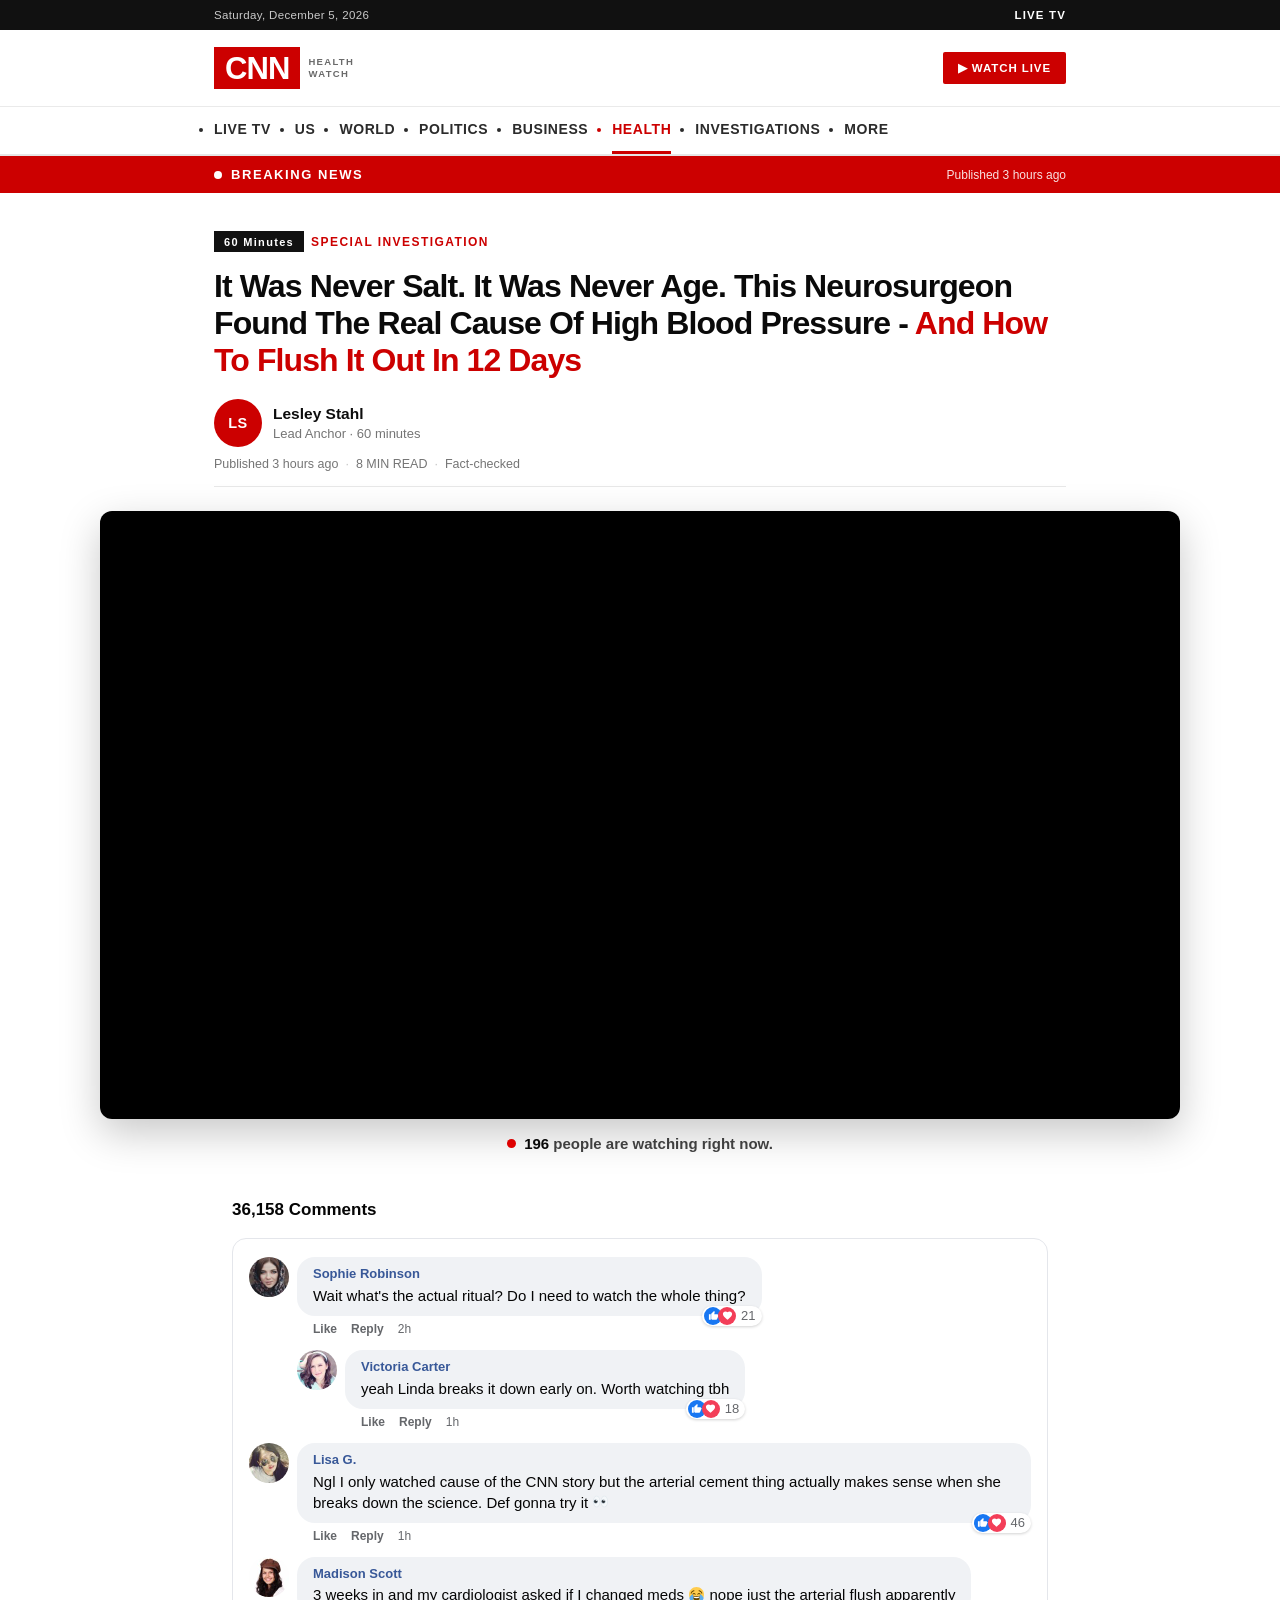
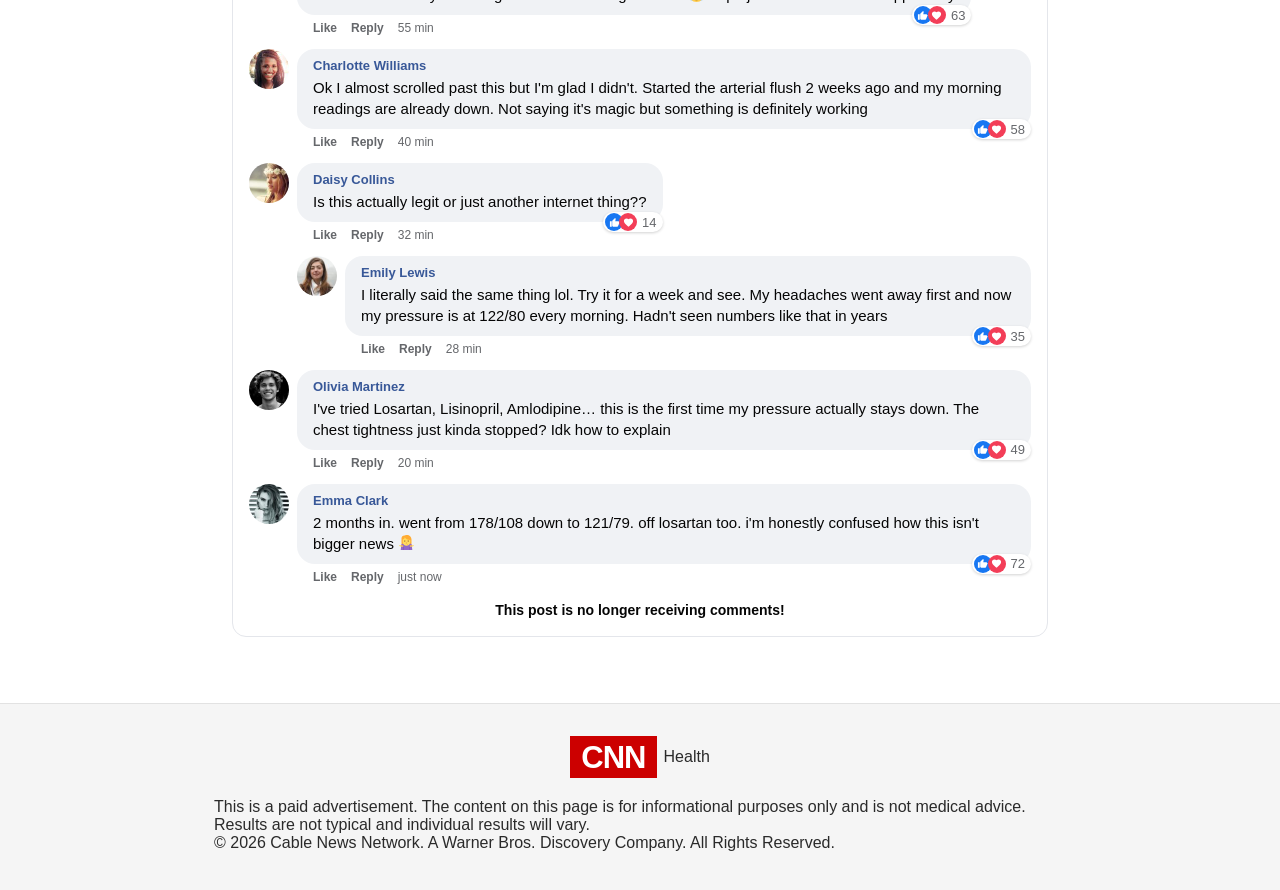
<file: 36045f/index.html>
<!DOCTYPE html>
<html lang="en" dir="ltr">
<head>
<meta charset="utf-8">
<meta name="viewport" content="width=device-width,initial-scale=1,shrink-to-fit=no">
<title>Health</title>
<meta name="robots" content="index, follow">
<link rel="icon" type="image/png" href="images/favicon.png">
<style>:root{--white:#ffffff}
html{scroll-behavior:smooth}
body{font-family:Roboto,sans-serif;min-height:100vh;-webkit-font-smoothing:antialiased;overflow-x:hidden}
*,::after,::before,body{margin:0;padding:0;box-sizing:border-box}
a{color:inherit;text-decoration:inherit}
h1{font-size:2em}
h1,h2,h3,h4,h5,h6{font-weight:inherit}
@font-face{font-family:Montserrat;font-style:normal;font-weight:600;font-display:swap;src:url(fonts/JTUHjIg1_i6t8kCHKm4532VJOt5-QNFgpCu173w0aXpsog.woff2) format('woff2');unicode-range:U+0460-052F,U+1C80-1C8A,U+20B4,U+2DE0-2DFF,U+A640-A69F,U+FE2E-FE2F}
@font-face{font-family:Montserrat;font-style:normal;font-weight:600;font-display:swap;src:url(fonts/JTUHjIg1_i6t8kCHKm4532VJOt5-QNFgpCu173w9aXpsog.woff2) format('woff2');unicode-range:U+0301,U+0400-045F,U+0490-0491,U+04B0-04B1,U+2116}
@font-face{font-family:Montserrat;font-style:normal;font-weight:600;font-display:swap;src:url(fonts/JTUHjIg1_i6t8kCHKm4532VJOt5-QNFgpCu173w2aXpsog.woff2) format('woff2');unicode-range:U+0102-0103,U+0110-0111,U+0128-0129,U+0168-0169,U+01A0-01A1,U+01AF-01B0,U+0300-0301,U+0303-0304,U+0308-0309,U+0323,U+0329,U+1EA0-1EF9,U+20AB}
@font-face{font-family:Montserrat;font-style:normal;font-weight:600;font-display:swap;src:url(fonts/JTUHjIg1_i6t8kCHKm4532VJOt5-QNFgpCu173w3aXpsog.woff2) format('woff2');unicode-range:U+0100-02BA,U+02BD-02C5,U+02C7-02CC,U+02CE-02D7,U+02DD-02FF,U+0304,U+0308,U+0329,U+1D00-1DBF,U+1E00-1E9F,U+1EF2-1EFF,U+2020,U+20A0-20AB,U+20AD-20C0,U+2113,U+2C60-2C7F,U+A720-A7FF}
@font-face{font-family:Montserrat;font-style:normal;font-weight:600;font-display:swap;src:url(fonts/JTUHjIg1_i6t8kCHKm4532VJOt5-QNFgpCu173w5aXo.woff2) format('woff2');unicode-range:U+0000-00FF,U+0131,U+0152-0153,U+02BB-02BC,U+02C6,U+02DA,U+02DC,U+0304,U+0308,U+0329,U+2000-206F,U+20AC,U+2122,U+2191,U+2193,U+2212,U+2215,U+FEFF,U+FFFD}
@font-face{font-family:Poppins;font-style:normal;font-weight:400;font-display:swap;src:url(fonts/pxiEyp8kv8JHgFVrJJbecmNE.woff2) format('woff2');unicode-range:U+0900-097F,U+1CD0-1CF9,U+200C-200D,U+20A8,U+20B9,U+20F0,U+25CC,U+A830-A839,U+A8E0-A8FF,U+11B00-11B09}
@font-face{font-family:Poppins;font-style:normal;font-weight:400;font-display:swap;src:url(fonts/pxiEyp8kv8JHgFVrJJnecmNE.woff2) format('woff2');unicode-range:U+0100-02BA,U+02BD-02C5,U+02C7-02CC,U+02CE-02D7,U+02DD-02FF,U+0304,U+0308,U+0329,U+1D00-1DBF,U+1E00-1E9F,U+1EF2-1EFF,U+2020,U+20A0-20AB,U+20AD-20C0,U+2113,U+2C60-2C7F,U+A720-A7FF}
@font-face{font-family:Poppins;font-style:normal;font-weight:400;font-display:swap;src:url(fonts/pxiEyp8kv8JHgFVrJJfecg.woff2) format('woff2');unicode-range:U+0000-00FF,U+0131,U+0152-0153,U+02BB-02BC,U+02C6,U+02DA,U+02DC,U+0304,U+0308,U+0329,U+2000-206F,U+20AC,U+2122,U+2191,U+2193,U+2212,U+2215,U+FEFF,U+FFFD}
@font-face{font-family:Roboto;font-style:normal;font-weight:400;font-stretch:100%;font-display:swap;src:url(fonts/KFOMCnqEu92Fr1ME7kSn66aGLdTylUAMQXC89YmC2DPNWubEbVmZiArmlw.woff2) format('woff2');unicode-range:U+0460-052F,U+1C80-1C8A,U+20B4,U+2DE0-2DFF,U+A640-A69F,U+FE2E-FE2F}
@font-face{font-family:Roboto;font-style:normal;font-weight:400;font-stretch:100%;font-display:swap;src:url(fonts/KFOMCnqEu92Fr1ME7kSn66aGLdTylUAMQXC89YmC2DPNWubEbVmQiArmlw.woff2) format('woff2');unicode-range:U+0301,U+0400-045F,U+0490-0491,U+04B0-04B1,U+2116}
@font-face{font-family:Roboto;font-style:normal;font-weight:400;font-stretch:100%;font-display:swap;src:url(fonts/KFOMCnqEu92Fr1ME7kSn66aGLdTylUAMQXC89YmC2DPNWubEbVmYiArmlw.woff2) format('woff2');unicode-range:U+1F00-1FFF}
@font-face{font-family:Roboto;font-style:normal;font-weight:400;font-stretch:100%;font-display:swap;src:url(fonts/KFOMCnqEu92Fr1ME7kSn66aGLdTylUAMQXC89YmC2DPNWubEbVmXiArmlw.woff2) format('woff2');unicode-range:U+0370-0377,U+037A-037F,U+0384-038A,U+038C,U+038E-03A1,U+03A3-03FF}
@font-face{font-family:Roboto;font-style:normal;font-weight:400;font-stretch:100%;font-display:swap;src:url(fonts/KFOMCnqEu92Fr1ME7kSn66aGLdTylUAMQXC89YmC2DPNWubEbVnoiArmlw.woff2) format('woff2');unicode-range:U+0302-0303,U+0305,U+0307-0308,U+0310,U+0312,U+0315,U+031A,U+0326-0327,U+032C,U+032F-0330,U+0332-0333,U+0338,U+033A,U+0346,U+034D,U+0391-03A1,U+03A3-03A9,U+03B1-03C9,U+03D1,U+03D5-03D6,U+03F0-03F1,U+03F4-03F5,U+2016-2017,U+2034-2038,U+203C,U+2040,U+2043,U+2047,U+2050,U+2057,U+205F,U+2070-2071,U+2074-208E,U+2090-209C,U+20D0-20DC,U+20E1,U+20E5-20EF,U+2100-2112,U+2114-2115,U+2117-2121,U+2123-214F,U+2190,U+2192,U+2194-21AE,U+21B0-21E5,U+21F1-21F2,U+21F4-2211,U+2213-2214,U+2216-22FF,U+2308-230B,U+2310,U+2319,U+231C-2321,U+2336-237A,U+237C,U+2395,U+239B-23B7,U+23D0,U+23DC-23E1,U+2474-2475,U+25AF,U+25B3,U+25B7,U+25BD,U+25C1,U+25CA,U+25CC,U+25FB,U+266D-266F,U+27C0-27FF,U+2900-2AFF,U+2B0E-2B11,U+2B30-2B4C,U+2BFE,U+3030,U+FF5B,U+FF5D,U+1D400-1D7FF,U+1EE00-1EEFF}
@font-face{font-family:Roboto;font-style:normal;font-weight:400;font-stretch:100%;font-display:swap;src:url(fonts/KFOMCnqEu92Fr1ME7kSn66aGLdTylUAMQXC89YmC2DPNWubEbVn6iArmlw.woff2) format('woff2');unicode-range:U+0001-000C,U+000E-001F,U+007F-009F,U+20DD-20E0,U+20E2-20E4,U+2150-218F,U+2190,U+2192,U+2194-2199,U+21AF,U+21E6-21F0,U+21F3,U+2218-2219,U+2299,U+22C4-22C6,U+2300-243F,U+2440-244A,U+2460-24FF,U+25A0-27BF,U+2800-28FF,U+2921-2922,U+2981,U+29BF,U+29EB,U+2B00-2BFF,U+4DC0-4DFF,U+FFF9-FFFB,U+10140-1018E,U+10190-1019C,U+101A0,U+101D0-101FD,U+102E0-102FB,U+10E60-10E7E,U+1D2C0-1D2D3,U+1D2E0-1D37F,U+1F000-1F0FF,U+1F100-1F1AD,U+1F1E6-1F1FF,U+1F30D-1F30F,U+1F315,U+1F31C,U+1F31E,U+1F320-1F32C,U+1F336,U+1F378,U+1F37D,U+1F382,U+1F393-1F39F,U+1F3A7-1F3A8,U+1F3AC-1F3AF,U+1F3C2,U+1F3C4-1F3C6,U+1F3CA-1F3CE,U+1F3D4-1F3E0,U+1F3ED,U+1F3F1-1F3F3,U+1F3F5-1F3F7,U+1F408,U+1F415,U+1F41F,U+1F426,U+1F43F,U+1F441-1F442,U+1F444,U+1F446-1F449,U+1F44C-1F44E,U+1F453,U+1F46A,U+1F47D,U+1F4A3,U+1F4B0,U+1F4B3,U+1F4B9,U+1F4BB,U+1F4BF,U+1F4C8-1F4CB,U+1F4D6,U+1F4DA,U+1F4DF,U+1F4E3-1F4E6,U+1F4EA-1F4ED,U+1F4F7,U+1F4F9-1F4FB,U+1F4FD-1F4FE,U+1F503,U+1F507-1F50B,U+1F50D,U+1F512-1F513,U+1F53E-1F54A,U+1F54F-1F5FA,U+1F610,U+1F650-1F67F,U+1F687,U+1F68D,U+1F691,U+1F694,U+1F698,U+1F6AD,U+1F6B2,U+1F6B9-1F6BA,U+1F6BC,U+1F6C6-1F6CF,U+1F6D3-1F6D7,U+1F6E0-1F6EA,U+1F6F0-1F6F3,U+1F6F7-1F6FC,U+1F700-1F7FF,U+1F800-1F80B,U+1F810-1F847,U+1F850-1F859,U+1F860-1F887,U+1F890-1F8AD,U+1F8B0-1F8BB,U+1F8C0-1F8C1,U+1F900-1F90B,U+1F93B,U+1F946,U+1F984,U+1F996,U+1F9E9,U+1FA00-1FA6F,U+1FA70-1FA7C,U+1FA80-1FA89,U+1FA8F-1FAC6,U+1FACE-1FADC,U+1FADF-1FAE9,U+1FAF0-1FAF8,U+1FB00-1FBFF}
@font-face{font-family:Roboto;font-style:normal;font-weight:400;font-stretch:100%;font-display:swap;src:url(fonts/KFOMCnqEu92Fr1ME7kSn66aGLdTylUAMQXC89YmC2DPNWubEbVmbiArmlw.woff2) format('woff2');unicode-range:U+0102-0103,U+0110-0111,U+0128-0129,U+0168-0169,U+01A0-01A1,U+01AF-01B0,U+0300-0301,U+0303-0304,U+0308-0309,U+0323,U+0329,U+1EA0-1EF9,U+20AB}
@font-face{font-family:Roboto;font-style:normal;font-weight:400;font-stretch:100%;font-display:swap;src:url(fonts/KFOMCnqEu92Fr1ME7kSn66aGLdTylUAMQXC89YmC2DPNWubEbVmaiArmlw.woff2) format('woff2');unicode-range:U+0100-02BA,U+02BD-02C5,U+02C7-02CC,U+02CE-02D7,U+02DD-02FF,U+0304,U+0308,U+0329,U+1D00-1DBF,U+1E00-1E9F,U+1EF2-1EFF,U+2020,U+20A0-20AB,U+20AD-20C0,U+2113,U+2C60-2C7F,U+A720-A7FF}
@font-face{font-family:Roboto;font-style:normal;font-weight:400;font-stretch:100%;font-display:swap;src:url(fonts/KFOMCnqEu92Fr1ME7kSn66aGLdTylUAMQXC89YmC2DPNWubEbVmUiAo.woff2) format('woff2');unicode-range:U+0000-00FF,U+0131,U+0152-0153,U+02BB-02BC,U+02C6,U+02DA,U+02DC,U+0304,U+0308,U+0329,U+2000-206F,U+20AC,U+2122,U+2191,U+2193,U+2212,U+2215,U+FEFF,U+FFFD}
.sh-wrap{width:100%;margin:0 auto;background:#fff;font-family:Inter,Helvetica,Arial,sans-serif;color:#0d0d0d;-webkit-font-smoothing:antialiased;text-align:left}
.sh-wrap *,.sh-wrap ::after,.sh-wrap ::before{box-sizing:border-box}
.sh-wrap h1,.sh-wrap h2,.sh-wrap p{margin:0;padding:0}
.sh-wrap li,.sh-wrap ul{margin:0;padding:0;list-style:none}
body{overflow-x:hidden}
.sh-col,.sh-in{width:100%;max-width:740px;margin-left:auto;margin-right:auto;padding-left:14px;padding-right:14px}
.sh-breaking,.sh-mastbar,.sh-nav,.sh-topbar{width:100vw;max-width:100vw;margin-left:calc(50% - 50vw);margin-right:calc(50% - 50vw)}
.sh-topbar{background:#111;color:#c9c9c9}
.sh-topbar .sh-in{display:flex;justify-content:space-between;align-items:center;padding-top:7px;padding-bottom:7px;font-size:10.5px;letter-spacing:.03em}
.sh-topbar-right{display:flex;align-items:center;gap:6px}
.sh-livedot{width:7px;height:7px;border-radius:50%;background:#c00;animation:shBlink 1.3s ease-in-out infinite}
@keyframes shBlink{0%,100%{opacity:1}50%{opacity:.2}}
.sh-topbar-live{color:#fff;font-weight:700;letter-spacing:.1em}
.sh-mastbar{background:#fff;border-bottom:1px solid #eaeaea}
.sh-mastbar .sh-in{display:flex;justify-content:space-between;align-items:center;padding-top:13px;padding-bottom:13px}
.sh-logo{display:flex;align-items:center;gap:8px}
.sh-logo-mark{background:#c00;color:#fff;font-weight:900;font-size:21px;letter-spacing:-.03em;padding:5px 9px 4px;line-height:1}
.sh-logo-sub{font-size:8.5px;font-weight:700;color:#6a6a6a;letter-spacing:.14em;line-height:1.3;max-width:78px}
.sh-watch{background:#c00;color:#fff;font-size:10.5px;font-weight:800;letter-spacing:.08em;padding:7px 11px;border-radius:2px;white-space:nowrap}
.sh-nav{background:#fff;border-bottom:2px solid #e6e6e6;overflow-x:auto;-webkit-overflow-scrolling:touch;scrollbar-width:none}
.sh-nav::-webkit-scrollbar{display:none}
.sh-nav-list{display:flex;align-items:center;gap:17px;white-space:nowrap}
.sh-nav-list li{font-size:12px;font-weight:700;color:#2b2b2b;letter-spacing:.04em;text-transform:uppercase;padding:11px 0;border-bottom:3px solid transparent;cursor:default}
.sh-nav-active{color:#c00!important;border-bottom-color:#c00!important}
.sh-breaking{background:#c00}
.sh-breaking .sh-in{display:flex;align-items:center;gap:9px;padding-top:9px;padding-bottom:9px}
.sh-breaking-dot{width:8px;height:8px;border-radius:50%;background:#fff;flex-shrink:0;animation:shBlink 1.3s ease-in-out infinite}
.sh-breaking-label{color:#fff;font-size:11.5px;font-weight:900;letter-spacing:.12em}
.sh-breaking-time{color:rgba(255,255,255,.88);font-size:10.5px;font-weight:500;margin-left:auto;white-space:nowrap}
.sh-article{padding-top:20px;padding-bottom:4px}
.sh-kicker{display:flex;align-items:center;flex-wrap:wrap;gap:7px;margin-bottom:13px}
.sh-kicker-show{background:#111;color:#fff;font-size:10px;font-weight:900;letter-spacing:.12em;padding:4px 8px 3px}
.sh-kicker-cat{font-size:10.5px;font-weight:800;color:#c00;letter-spacing:.12em}
.sh-headline{font-family:Inter,Helvetica,Arial,sans-serif;font-size:30px;line-height:1.14;font-weight:900;letter-spacing:-.028em;color:#0a0a0a;margin-bottom:15px!important}
.sh-headline em{font-style:normal;color:#c00}
.sh-standfirst{font-size:15.5px;line-height:1.56;color:#3c3c3c;font-weight:400;margin-bottom:20px!important}
.sh-standfirst b{font-weight:700;color:#131313}
.sh-byline{display:flex;align-items:center;gap:11px;margin-bottom:10px}
.sh-byline-avatar{width:40px;height:40px;border-radius:50%;background:#c00;color:#fff;font-size:12.5px;font-weight:800;letter-spacing:.03em;display:flex;align-items:center;justify-content:center;flex-shrink:0}
.sh-byline-info{display:flex;flex-direction:column;line-height:1.35}
.sh-byline-name{font-size:13.5px;font-weight:800;color:#0d0d0d}
.sh-byline-role{font-size:11.5px;color:#757575;font-weight:500}
.sh-meta{display:flex;align-items:center;gap:7px;flex-wrap:wrap;font-size:11.5px;color:#757575;padding-bottom:12px;border-bottom:1px solid #e8e8e8}
.sh-meta-dot{color:#c4c4c4}
.sh-sharebar{display:flex;align-items:center;gap:8px;padding:13px 0 16px}
.sh-share-label{font-size:11.5px;font-weight:700;color:#757575;margin-right:2px}
.sh-share-btn{width:30px;height:30px;border:1px solid #dadada;border-radius:50%;display:flex;align-items:center;justify-content:center;font-size:12.5px;font-weight:700;color:#3a3a3a;cursor:default}
@media (min-width:768px){.sh-col,.sh-in{padding-left:24px;padding-right:24px}.sh-topbar .sh-in{font-size:11.5px;padding-top:9px;padding-bottom:9px}.sh-mastbar .sh-in{padding-top:17px;padding-bottom:17px}.sh-logo-mark{font-size:27px;padding:6px 11px 5px}.sh-logo-sub{font-size:9.5px;max-width:92px}.sh-watch{font-size:11.5px;padding:9px 15px}.sh-nav-list{gap:24px}.sh-nav-list li{font-size:13px;padding:14px 0}.sh-breaking .sh-in{padding-top:11px;padding-bottom:11px}.sh-breaking-label{font-size:13px}.sh-breaking-time{font-size:12px}.sh-article{padding-top:32px}.sh-kicker{margin-bottom:16px}.sh-kicker-show{font-size:11px;padding:5px 10px 4px}.sh-kicker-cat{font-size:12px}.sh-headline{font-size:43px;line-height:1.09;margin-bottom:20px!important}.sh-standfirst{font-size:18.5px;line-height:1.58;margin-bottom:26px!important}.sh-byline-avatar{width:48px;height:48px;font-size:14.5px}.sh-byline-name{font-size:15.5px}.sh-byline-role{font-size:13px}.sh-meta{font-size:12.5px;padding-bottom:15px}.sh-share-btn{width:34px;height:34px;font-size:14px}}
@media (min-width:1280px){.sh-col,.sh-in{max-width:900px}.sh-headline{font-size:54px}.sh-standfirst{font-size:21px}.sh-logo-mark{font-size:31px}.sh-nav-list li{font-size:14px}.sh-article{padding-top:38px}}
@media (min-width:1920px){.sh-col,.sh-in{max-width:1000px}.sh-headline{font-size:62px}.sh-standfirst{font-size:23px}.sh-logo-mark{font-size:35px}}
@media (max-width:389px){.sh-headline{font-size:26px}.sh-standfirst{font-size:14.5px}.sh-logo-sub{display:none}.sh-watch{font-size:9.5px;padding:6px 9px}.sh-breaking-time{display:none}}
.sh-wrap{width:100%;margin:0 auto;background:#fff;font-family:Inter,Helvetica,Arial,sans-serif;color:#0d0d0d;-webkit-font-smoothing:antialiased;text-align:left}
.sh-wrap *,.sh-wrap ::after,.sh-wrap ::before{box-sizing:border-box}
.sh-col,.sh-in{width:100%;max-width:740px;margin-left:auto;margin-right:auto;padding-left:14px;padding-right:14px}
body{overflow-x:hidden}
.sh-body{padding-top:6px;padding-bottom:4px}
.sh-wrap .sh-body p{font-size:17px;line-height:1.68;color:#1f1f1f;margin:0 0 20px 0;padding:0}
.sh-wrap .sh-body p.sh-lead{font-size:18.5px;line-height:1.6;color:#111;font-weight:500}
.sh-wrap .sh-body p.sh-punch{font-size:19px;line-height:1.5;color:#0a0a0a;font-weight:800}
.sh-wrap .sh-body p b{font-weight:700;color:#0a0a0a}
.sh-wrap .sh-body h2{font-size:25px;line-height:1.2;font-weight:900;letter-spacing:-.026em;color:#0a0a0a;margin:34px 0 15px 0;padding:0}
.sh-wrap .sh-body a{color:#0b5fcc;text-decoration:underline;font-weight:500}
.sh-quote{border-left:4px solid #c00;padding:3px 0 3px 16px;margin:0 0 22px 0}
.sh-wrap .sh-quote p{font-size:19.5px;line-height:1.48;color:#141414;font-weight:600;font-style:italic;margin:0 0 8px 0}
.sh-quote-src{font-size:12.5px;color:#757575;font-weight:600;letter-spacing:.02em}
.sh-stat{background:#f7f7f7;border-left:5px solid #c00;padding:18px;margin:0 0 24px 0}
.sh-stat-num{font-size:42px;font-weight:900;color:#c00;line-height:1;letter-spacing:-.04em;display:block;margin-bottom:8px}
.sh-wrap .sh-stat p{font-size:14.5px!important;line-height:1.5!important;color:#444;margin:0!important}
@media (min-width:768px){.sh-col,.sh-in{padding-left:24px;padding-right:24px}.sh-wrap .sh-body p{font-size:19px;line-height:1.7;margin-bottom:24px}.sh-wrap .sh-body p.sh-lead{font-size:21px}.sh-wrap .sh-body p.sh-punch{font-size:22px}.sh-wrap .sh-body h2{font-size:33px;margin:44px 0 18px 0}.sh-wrap .sh-quote p{font-size:23px}.sh-quote{padding-left:22px;margin-bottom:28px}.sh-stat{padding:24px;margin-bottom:30px}.sh-stat-num{font-size:54px}.sh-wrap .sh-stat p{font-size:16px!important}}
@media (min-width:1280px){.sh-col,.sh-in{max-width:900px}.sh-wrap .sh-body p{font-size:20px;line-height:1.72}.sh-wrap .sh-body p.sh-lead{font-size:23px}.sh-wrap .sh-body p.sh-punch{font-size:24px}.sh-wrap .sh-body h2{font-size:38px}.sh-wrap .sh-quote p{font-size:25px}.sh-stat-num{font-size:60px}}
@media (min-width:1920px){.sh-col,.sh-in{max-width:1000px}.sh-wrap .sh-body p{font-size:21px}.sh-wrap .sh-body h2{font-size:42px}.sh-wrap .sh-quote p{font-size:27px}}
@media (max-width:389px){.sh-wrap .sh-body p{font-size:16px}.sh-wrap .sh-body p.sh-lead{font-size:17px}.sh-wrap .sh-body p.sh-punch{font-size:17.5px}.sh-wrap .sh-body h2{font-size:22px}.sh-stat-num{font-size:36px}}
.sh-wrap{width:100%;margin:0 auto;background:#fff;font-family:Inter,Helvetica,Arial,sans-serif;-webkit-font-smoothing:antialiased}
.sh-wrap *,.sh-wrap ::after,.sh-wrap ::before{box-sizing:border-box}
.sh-col,.sh-in{width:100%;max-width:740px;margin-left:auto;margin-right:auto;padding-left:14px;padding-right:14px}
.sh-ctabox{margin:24px 0 28px;text-align:center}
.sh-live-cta{display:flex;align-items:center;justify-content:center;gap:8px;margin-bottom:13px}
.sh-live-dot{width:9px;height:9px;border-radius:50%;background:#c00;flex-shrink:0;animation:shPulse 1.5s ease-in-out infinite}
@keyframes shPulse{0%{box-shadow:0 0 0 0 rgba(204,0,0,.55);opacity:1}70%{box-shadow:0 0 0 9px rgba(204,0,0,0);opacity:.6}100%{box-shadow:0 0 0 0 rgba(204,0,0,0);opacity:1}}
.sh-live-txt{font-size:13px;color:#333;font-weight:600;line-height:1.35}
.sh-live-num{font-weight:900;color:#c00}
.sh-cta{display:block;width:100%;background:#b80000;color:#fff!important;text-decoration:none!important;font-family:Inter,Helvetica,Arial,sans-serif;font-size:17px;font-weight:800;line-height:1.32;letter-spacing:.01em;text-transform:uppercase;padding:19px 18px;border-radius:6px;border:0;box-shadow:0 6px 0 #7d0000,0 10px 22px rgba(0,0,0,.28);animation:shCtaPulse 2.1s ease-in-out infinite;cursor:pointer}
.sh-cta:hover{background:#a00000}
.sh-cta:active{transform:translateY(4px);box-shadow:0 2px 0 #7d0000,0 4px 10px rgba(0,0,0,.25)}
.sh-cta-play{font-size:15px;margin-right:7px}
@keyframes shCtaPulse{0%,100%{transform:scale(1)}50%{transform:scale(1.022)}}
.sh-cta-sub{display:block;margin-top:11px;font-size:12px;color:#757575;font-weight:500;letter-spacing:.02em}
@media (min-width:768px){.sh-col,.sh-in{padding-left:24px;padding-right:24px}.sh-live-txt{font-size:14.5px}.sh-cta{font-size:20px;padding:23px 24px}.sh-cta-play{font-size:17px}.sh-cta-sub{font-size:13px}.sh-ctabox{margin:30px 0 36px}}
@media (min-width:1280px){.sh-col,.sh-in{max-width:900px}.sh-cta{font-size:22px;padding:26px 28px}.sh-live-txt{font-size:16px}}
@media (min-width:1920px){.sh-col,.sh-in{max-width:1000px}.sh-cta{font-size:24px;padding:29px 30px}}
@media (max-width:389px){.sh-cta{font-size:15px;padding:17px 12px}.sh-live-txt{font-size:12px}}
.sh-wrap{width:100%;margin:0 auto;background:#fff;font-family:Inter,Helvetica,Arial,sans-serif;color:#0d0d0d;-webkit-font-smoothing:antialiased;text-align:left}
.sh-wrap *,.sh-wrap ::after,.sh-wrap ::before{box-sizing:border-box}
.sh-col,.sh-in{width:100%;max-width:740px;margin-left:auto;margin-right:auto;padding-left:14px;padding-right:14px}
.sh-body{padding-top:4px;padding-bottom:4px}
.sh-wrap .sh-body p{font-size:17px;line-height:1.68;color:#1f1f1f;margin:0 0 20px 0;padding:0}
.sh-wrap .sh-body p.sh-punch{font-size:19px;line-height:1.5;color:#0a0a0a;font-weight:800}
.sh-wrap .sh-body p b{font-weight:700;color:#0a0a0a}
.sh-wrap .sh-body h2{font-size:25px;line-height:1.2;font-weight:900;letter-spacing:-.026em;color:#0a0a0a;margin:10px 0 15px 0;padding:0}
.sh-wrap .sh-body a{color:#0b5fcc;text-decoration:underline;font-weight:500}
.sh-quote{border-left:4px solid #c00;padding:3px 0 3px 16px;margin:0 0 22px 0}
.sh-wrap .sh-quote p{font-size:19.5px;line-height:1.48;color:#141414;font-weight:600;font-style:italic;margin:0 0 8px 0}
.sh-quote-src{font-size:12.5px;color:#757575;font-weight:600;letter-spacing:.02em}
.sh-tape{background:#111;padding:20px 18px;margin:0 0 24px 0;border-radius:3px}
.sh-tape-label{display:flex;align-items:center;gap:8px;margin-bottom:13px}
.sh-tape-dot{width:8px;height:8px;border-radius:50%;background:#c00;animation:shPulse 1.5s ease-in-out infinite}
@keyframes shPulse{0%{box-shadow:0 0 0 0 rgba(204,0,0,.55);opacity:1}70%{box-shadow:0 0 0 9px rgba(204,0,0,0);opacity:.6}100%{box-shadow:0 0 0 0 rgba(204,0,0,0);opacity:1}}
.sh-tape-tag{color:#ff6b6b;font-size:10px;font-weight:900;letter-spacing:.14em}
.sh-wrap .sh-tape p{color:#fff!important;font-size:18.5px!important;line-height:1.5!important;font-weight:600;font-style:italic;margin:0 0 11px 0!important}
.sh-tape-src{color:#9a9a9a;font-size:12px;font-weight:600;letter-spacing:.02em}
@media (min-width:768px){.sh-col,.sh-in{padding-left:24px;padding-right:24px}.sh-wrap .sh-body p{font-size:19px;line-height:1.7;margin-bottom:24px}.sh-wrap .sh-body p.sh-punch{font-size:22px}.sh-wrap .sh-body h2{font-size:33px;margin:14px 0 18px 0}.sh-wrap .sh-quote p{font-size:23px}.sh-quote{padding-left:22px;margin-bottom:28px}.sh-tape{padding:26px 24px;margin-bottom:30px}.sh-wrap .sh-tape p{font-size:22px!important}.sh-tape-tag{font-size:11px}}
@media (min-width:1280px){.sh-col,.sh-in{max-width:900px}.sh-wrap .sh-body p{font-size:20px;line-height:1.72}.sh-wrap .sh-body p.sh-punch{font-size:24px}.sh-wrap .sh-body h2{font-size:38px}.sh-wrap .sh-quote p{font-size:25px}.sh-wrap .sh-tape p{font-size:24px!important}}
@media (min-width:1920px){.sh-col,.sh-in{max-width:1000px}.sh-wrap .sh-body p{font-size:21px}.sh-wrap .sh-body h2{font-size:42px}.sh-wrap .sh-quote p{font-size:27px}.sh-wrap .sh-tape p{font-size:26px!important}}
@media (max-width:389px){.sh-wrap .sh-body p{font-size:16px}.sh-wrap .sh-body p.sh-punch{font-size:17.5px}.sh-wrap .sh-body h2{font-size:22px}.sh-wrap .sh-tape p{font-size:17px!important}}
.sh-wrap{width:100%;margin:0 auto;background:#fff;font-family:Inter,Helvetica,Arial,sans-serif;-webkit-font-smoothing:antialiased}
.sh-wrap *,.sh-wrap ::after,.sh-wrap ::before{box-sizing:border-box}
.sh-col,.sh-in{width:100%;max-width:740px;margin-left:auto;margin-right:auto;padding-left:14px;padding-right:14px}
.sh-ctabox{margin:24px 0 28px;text-align:center}
.sh-live-cta{display:flex;align-items:center;justify-content:center;gap:8px;margin-bottom:13px}
.sh-live-dot{width:9px;height:9px;border-radius:50%;background:#c00;flex-shrink:0;animation:shPulse 1.5s ease-in-out infinite}
@keyframes shPulse{0%{box-shadow:0 0 0 0 rgba(204,0,0,.55);opacity:1}70%{box-shadow:0 0 0 9px rgba(204,0,0,0);opacity:.6}100%{box-shadow:0 0 0 0 rgba(204,0,0,0);opacity:1}}
.sh-live-txt{font-size:13px;color:#333;font-weight:600;line-height:1.35}
.sh-live-num{font-weight:900;color:#c00}
.sh-cta{display:block;width:100%;background:#b80000;color:#fff!important;text-decoration:none!important;font-family:Inter,Helvetica,Arial,sans-serif;font-size:17px;font-weight:800;line-height:1.32;letter-spacing:.01em;text-transform:uppercase;padding:19px 18px;border-radius:6px;border:0;box-shadow:0 6px 0 #7d0000,0 10px 22px rgba(0,0,0,.28);animation:shCtaPulse 2.1s ease-in-out infinite;cursor:pointer}
.sh-cta:hover{background:#a00000}
.sh-cta:active{transform:translateY(4px);box-shadow:0 2px 0 #7d0000,0 4px 10px rgba(0,0,0,.25)}
.sh-cta-play{font-size:15px;margin-right:7px}
@keyframes shCtaPulse{0%,100%{transform:scale(1)}50%{transform:scale(1.022)}}
.sh-cta-sub{display:block;margin-top:11px;font-size:12px;color:#757575;font-weight:500;letter-spacing:.02em}
@media (min-width:768px){.sh-col,.sh-in{padding-left:24px;padding-right:24px}.sh-live-txt{font-size:14.5px}.sh-cta{font-size:20px;padding:23px 24px}.sh-cta-play{font-size:17px}.sh-cta-sub{font-size:13px}.sh-ctabox{margin:30px 0 36px}}
@media (min-width:1280px){.sh-col,.sh-in{max-width:900px}.sh-cta{font-size:22px;padding:26px 28px}.sh-live-txt{font-size:16px}}
@media (min-width:1920px){.sh-col,.sh-in{max-width:1000px}.sh-cta{font-size:24px;padding:29px 30px}}
@media (max-width:389px){.sh-cta{font-size:15px;padding:17px 12px}.sh-live-txt{font-size:12px}}
.sh-wrap{width:100%;margin:0 auto;background:#fff;font-family:Inter,Helvetica,Arial,sans-serif;color:#0d0d0d;-webkit-font-smoothing:antialiased;text-align:left}
.sh-wrap *,.sh-wrap ::after,.sh-wrap ::before{box-sizing:border-box}
.sh-col,.sh-in{width:100%;max-width:740px;margin-left:auto;margin-right:auto;padding-left:14px;padding-right:14px}
.sh-body{padding-top:4px;padding-bottom:4px}
.sh-wrap .sh-body p{font-size:17px;line-height:1.68;color:#1f1f1f;margin:0 0 20px 0;padding:0}
.sh-wrap .sh-body p.sh-punch{font-size:19px;line-height:1.5;color:#0a0a0a;font-weight:800}
.sh-wrap .sh-body p b{font-weight:700;color:#0a0a0a}
.sh-wrap .sh-body h2{font-size:25px;line-height:1.2;font-weight:900;letter-spacing:-.026em;color:#0a0a0a;margin:10px 0 15px 0;padding:0}
.sh-wrap .sh-body a{color:#0b5fcc;text-decoration:underline;font-weight:500}
.sh-quote{border-left:4px solid #c00;padding:3px 0 3px 16px;margin:0 0 22px 0}
.sh-wrap .sh-quote p{font-size:19.5px;line-height:1.48;color:#141414;font-weight:600;font-style:italic;margin:0 0 8px 0}
.sh-quote-src{font-size:12.5px;color:#757575;font-weight:600;letter-spacing:.02em}
.sh-symp{background:#fff8f8;border:1px solid #f0dada;padding:20px 18px;margin:0 0 24px 0}
.sh-symp-title{font-size:17px;font-weight:900;color:#0a0a0a;margin-bottom:14px;line-height:1.3;letter-spacing:-.02em}
.sh-symp-item{display:flex;gap:11px;margin-bottom:11px}
.sh-symp-item:last-child{margin-bottom:0}
.sh-symp-mark{color:#c00;font-weight:900;font-size:15px;flex-shrink:0;line-height:1.5}
.sh-symp-txt{font-size:15px;line-height:1.5;color:#262626}
.sh-count{background:#8b0000;padding:22px 16px;margin:30px 0;text-align:center;border-radius:4px}
.sh-count-label{color:#ffd9d9;font-size:11.5px;font-weight:800;letter-spacing:.15em;text-transform:uppercase;margin-bottom:11px}
.sh-count-clock{color:#fff;font-size:46px;font-weight:900;letter-spacing:.04em;line-height:1;font-variant-numeric:tabular-nums;margin-bottom:11px}
.sh-count-note{color:rgba(255,255,255,.9);font-size:13px;line-height:1.5;font-weight:500;max-width:430px;margin:0 auto}
@media (min-width:768px){.sh-col,.sh-in{padding-left:24px;padding-right:24px}.sh-wrap .sh-body p{font-size:19px;line-height:1.7;margin-bottom:24px}.sh-wrap .sh-body p.sh-punch{font-size:22px}.sh-wrap .sh-body h2{font-size:33px;margin:14px 0 18px 0}.sh-wrap .sh-quote p{font-size:23px}.sh-quote{padding-left:22px;margin-bottom:28px}.sh-symp{padding:26px 24px;margin-bottom:30px}.sh-symp-title{font-size:20px;margin-bottom:17px}.sh-symp-txt{font-size:16.5px}.sh-count{padding:30px 22px;margin:38px 0}.sh-count-clock{font-size:62px}.sh-count-label{font-size:12.5px}.sh-count-note{font-size:14.5px}}
@media (min-width:1280px){.sh-col,.sh-in{max-width:900px}.sh-wrap .sh-body p{font-size:20px;line-height:1.72}.sh-wrap .sh-body p.sh-punch{font-size:24px}.sh-wrap .sh-body h2{font-size:38px}.sh-wrap .sh-quote p{font-size:25px}.sh-symp-title{font-size:23px}.sh-symp-txt{font-size:18px}.sh-count-clock{font-size:72px}}
@media (min-width:1920px){.sh-col,.sh-in{max-width:1000px}.sh-wrap .sh-body p{font-size:21px}.sh-wrap .sh-body h2{font-size:42px}.sh-wrap .sh-quote p{font-size:27px}.sh-count-clock{font-size:82px}}
@media (max-width:389px){.sh-wrap .sh-body p{font-size:16px}.sh-wrap .sh-body p.sh-punch{font-size:17.5px}.sh-wrap .sh-body h2{font-size:22px}.sh-count-clock{font-size:38px}}
.sh-wrap{width:100%;margin:0 auto;background:#fff;font-family:Inter,Helvetica,Arial,sans-serif;-webkit-font-smoothing:antialiased}
.sh-wrap *,.sh-wrap ::after,.sh-wrap ::before{box-sizing:border-box}
.sh-col,.sh-in{width:100%;max-width:740px;margin-left:auto;margin-right:auto;padding-left:14px;padding-right:14px}
.sh-ctabox{margin:24px 0 28px;text-align:center}
.sh-live-cta{display:flex;align-items:center;justify-content:center;gap:8px;margin-bottom:13px}
.sh-live-dot{width:9px;height:9px;border-radius:50%;background:#c00;flex-shrink:0;animation:shPulse 1.5s ease-in-out infinite}
@keyframes shPulse{0%{box-shadow:0 0 0 0 rgba(204,0,0,.55);opacity:1}70%{box-shadow:0 0 0 9px rgba(204,0,0,0);opacity:.6}100%{box-shadow:0 0 0 0 rgba(204,0,0,0);opacity:1}}
.sh-live-txt{font-size:13px;color:#333;font-weight:600;line-height:1.35}
.sh-live-num{font-weight:900;color:#c00}
.sh-cta{display:block;width:100%;background:#b80000;color:#fff!important;text-decoration:none!important;font-family:Inter,Helvetica,Arial,sans-serif;font-size:17px;font-weight:800;line-height:1.32;letter-spacing:.01em;text-transform:uppercase;padding:19px 18px;border-radius:6px;border:0;box-shadow:0 6px 0 #7d0000,0 10px 22px rgba(0,0,0,.28);animation:shCtaPulse 2.1s ease-in-out infinite;cursor:pointer}
.sh-cta:hover{background:#a00000}
.sh-cta:active{transform:translateY(4px);box-shadow:0 2px 0 #7d0000,0 4px 10px rgba(0,0,0,.25)}
.sh-cta-play{font-size:15px;margin-right:7px}
@keyframes shCtaPulse{0%,100%{transform:scale(1)}50%{transform:scale(1.022)}}
.sh-cta-sub{display:block;margin-top:11px;font-size:12px;color:#757575;font-weight:500;letter-spacing:.02em}
@media (min-width:768px){.sh-col,.sh-in{padding-left:24px;padding-right:24px}.sh-live-txt{font-size:14.5px}.sh-cta{font-size:20px;padding:23px 24px}.sh-cta-play{font-size:17px}.sh-cta-sub{font-size:13px}.sh-ctabox{margin:30px 0 36px}}
@media (min-width:1280px){.sh-col,.sh-in{max-width:900px}.sh-cta{font-size:22px;padding:26px 28px}.sh-live-txt{font-size:16px}}
@media (min-width:1920px){.sh-col,.sh-in{max-width:1000px}.sh-cta{font-size:24px;padding:29px 30px}}
@media (max-width:389px){.sh-cta{font-size:15px;padding:17px 12px}.sh-live-txt{font-size:12px}}
.sh-wrap{width:100%;margin:0 auto;background:#fff;font-family:Inter,Helvetica,Arial,sans-serif;color:#0d0d0d;-webkit-font-smoothing:antialiased;text-align:left}
.sh-wrap *,.sh-wrap ::after,.sh-wrap ::before{box-sizing:border-box}
.sh-col,.sh-in{width:100%;max-width:740px;margin-left:auto;margin-right:auto;padding-left:14px;padding-right:14px}
.sh-cmt-wrap{border-top:8px solid #f0f0f0;padding-top:24px;margin-top:20px}
.sh-cmt-head{display:flex;align-items:baseline;justify-content:space-between;padding-bottom:12px;border-bottom:1px solid #e4e4e4;margin-bottom:6px}
.sh-cmt-count{font-size:17px;font-weight:900;color:#0d0d0d}
.sh-cmt-sort{font-size:12.5px;color:#757575;font-weight:500}
.sh-cmt-closed{font-size:12px;color:#8a8a8a;font-style:italic;padding:11px 0 15px;border-bottom:1px solid #f0f0f0;margin-bottom:16px}
.sh-cmt{display:flex;gap:11px;margin-bottom:20px}
.sh-cmt-av{width:40px;height:40px;border-radius:50%;flex-shrink:0;object-fit:cover;background:#e4e4e4;display:block}
.sh-cmt-body{flex:1;min-width:0}
.sh-cmt-bubble{background:#f0f2f5;border-radius:16px;padding:10px 13px 11px}
.sh-cmt-name{font-size:13.5px;font-weight:700;color:#050505;margin-bottom:2px}
.sh-wrap .sh-cmt-text{font-size:14.5px!important;line-height:1.5!important;color:#050505;margin:0!important;padding:0!important}
.sh-cmt-actions{display:flex;align-items:center;gap:13px;padding:6px 0 0 13px;font-size:12px;color:#65676b;font-weight:600}
.sh-cmt-actions .sh-cmt-t{font-weight:400;color:#8a8d91}
.sh-cmt-likes{margin-left:auto;background:#fff;border:1px solid #e4e6eb;border-radius:11px;padding:1px 7px;font-size:11.5px;color:#65676b;font-weight:500}
.sh-cmt-reply{margin-left:30px}
@media (min-width:768px){.sh-col,.sh-in{padding-left:24px;padding-right:24px}.sh-cmt-count{font-size:19px}.sh-cmt-av{width:44px;height:44px}.sh-wrap .sh-cmt-text{font-size:15.5px!important}.sh-cmt-name{font-size:14.5px}.sh-cmt-reply{margin-left:40px}}
@media (min-width:1280px){.sh-col,.sh-in{max-width:900px}.sh-wrap .sh-cmt-text{font-size:17px!important}.sh-cmt-av{width:48px;height:48px}}
@media (min-width:1920px){.sh-col,.sh-in{max-width:1000px}}
@media (max-width:389px){.sh-cmt-reply{margin-left:20px}}
.sh-wrap{width:100%;margin:0 auto;font-family:Inter,Helvetica,Arial,sans-serif;-webkit-font-smoothing:antialiased;text-align:left}
.sh-wrap *,.sh-wrap ::after,.sh-wrap ::before{box-sizing:border-box}
.sh-col,.sh-in{width:100%;max-width:740px;margin-left:auto;margin-right:auto;padding-left:14px;padding-right:14px}
body{overflow-x:hidden}
.sh-footer{width:100vw;max-width:100vw;margin-left:calc(50% - 50vw);margin-right:calc(50% - 50vw);background:#f5f5f5;border-top:1px solid #e2e2e2;padding-top:26px;padding-bottom:30px;margin-top:30px}
.sh-foot-brand{display:flex;align-items:center;gap:7px;justify-content:center;margin-bottom:18px}
.sh-foot-mark{background:#9a9a9a;color:#f5f5f5;font-weight:900;font-size:15px;letter-spacing:-.03em;padding:4px 7px 3px;line-height:1}
.sh-foot-sub{font-size:8.5px;font-weight:700;color:#7a7a7a;letter-spacing:.13em}
.sh-foot-links{display:flex;flex-wrap:wrap;justify-content:center;align-items:center;gap:7px 0;padding-bottom:16px;margin-bottom:16px;border-bottom:1px solid #e2e2e2}
.sh-wrap .sh-foot-links a{font-size:11px;color:#555;text-decoration:none;font-weight:500;padding:0 9px;line-height:1.4}
.sh-wrap .sh-foot-links a:hover{color:#c00;text-decoration:underline}
.sh-foot-sep{color:#c8c8c8;font-size:10px}
.sh-wrap .sh-foot-copy{font-size:10.5px;line-height:1.55;color:#6a6a6a;text-align:center;margin:0 0 14px 0;padding:0;font-weight:500}
.sh-wrap .sh-foot-note{font-size:10px;line-height:1.62;color:#7a7a7a;text-align:center;margin:0 auto 13px auto;padding:0;max-width:620px}
.sh-wrap .sh-foot-note:last-child{margin-bottom:0}
.sh-wrap .sh-foot-note b{color:#5a5a5a;font-weight:600}
@media (min-width:768px){.sh-col,.sh-in{padding-left:24px;padding-right:24px}.sh-footer{padding-top:32px;padding-bottom:38px;margin-top:38px}.sh-foot-mark{font-size:18px;padding:5px 9px 4px}.sh-foot-sub{font-size:9.5px}.sh-foot-brand{margin-bottom:20px}.sh-wrap .sh-foot-links a{font-size:11.5px;padding:0 11px}.sh-wrap .sh-foot-copy{font-size:11px}.sh-wrap .sh-foot-note{font-size:10.5px;line-height:1.65}}
@media (min-width:1280px){.sh-col,.sh-in{max-width:900px}.sh-foot-mark{font-size:20px}.sh-wrap .sh-foot-links a{font-size:12.5px}.sh-wrap .sh-foot-note{font-size:11px;max-width:720px}}
@media (min-width:1920px){.sh-col,.sh-in{max-width:1000px}}
@media (max-width:389px){.sh-wrap .sh-foot-links a{font-size:10.5px;padding:0 7px}.sh-wrap .sh-foot-note{font-size:9.5px}.sh-foot-sub{display:none}}

        

        :root {
            --accent: #FF503C;
            
            --accent-2: #FF6B3D;
            --link: #2563eb;
        }

        * {
            box-sizing: border-box;
        }

        body.advertorial {
            font-family: 'Libre Franklin', 'Helvetica Neue', Helvetica, Arial, sans-serif;
            background-color: #ffffff;
            color: #2a2a2a;
            -webkit-font-smoothing: antialiased;
            margin: 0;
            padding: 0;
        }

        img {
            max-width: 100%;
        }

        
        .today-header-wrapper {
            position: sticky;
            top: 0;
            z-index: 9999;
            background: #fff;
            border-bottom: 1px solid #e8e8e8;
        }

        .today-header-inner {
            max-width: 1200px;
            margin: 0 auto;
            padding: 0 20px;
            height: 56px;
            display: flex;
            align-items: center;
            justify-content: space-between;
        }

        .today-logo {
            display: flex;
            align-items: center;
            text-decoration: none;
            margin-right: 24px;
            flex-shrink: 0;
            cursor: pointer;
        }

        .today-logo .sunrise-icon {
            width: 64px;
            height: 36px;
            margin-right: 8px;
            color: var(--accent);
        }

        .today-logo .brand-text {
            height: 24px;
            color: #000;
            font-size: 24px;
            font-weight: 900;
            letter-spacing: 1px;
            line-height: 1;
        }

        .today-nav {
            display: flex;
            align-items: center;
            flex-wrap: nowrap;
            overflow: hidden;
        }

        .today-nav a {
            font-size: 15px;
            font-weight: 700;
            color: #2a2a2a;
            text-decoration: none;
            text-transform: uppercase;
            padding: 0 12px;
            white-space: nowrap;
            letter-spacing: 0.3px;
            border-right: 1px solid #d9d9d9;
            line-height: 56px;
            cursor: pointer;
        }

        .today-nav a:last-child {
            border-right: none;
        }

        .today-nav a:hover {
            color: var(--accent);
        }

        .today-header-right {
            display: flex;
            align-items: center;
            gap: 16px;
            flex-shrink: 0;
        }

        .today-header-right .icon-btn {
            display: inline-flex;
            align-items: center;
            justify-content: center;
            background: none;
            border: none;
            cursor: pointer;
            color: #2a2a2a;
            font-size: 18px;
            padding: 4px;
        }

        .today-header-right .hamburger-btn {
            display: flex;
            flex-direction: column;
            gap: 4px;
            padding: 4px;
            cursor: pointer;
        }

        .today-header-right .hamburger-btn span {
            display: block;
            width: 20px;
            height: 2px;
            background: #2a2a2a;
        }

        
        .today-nav-mobile {
            display: none;
        }

        
        .breaking-news-banner {
            max-width: 1200px;
            margin: 0 auto;
            padding: 10px 20px;
            display: flex;
            align-items: center;
            gap: 14px;
            border-bottom: 1px solid #e8e8e8;
        }

        .breaking-news-label {
            display: inline-flex;
            align-items: center;
            background: #f2f2f2;
            padding: 6px 16px;
            font-size: 13px;
            font-weight: 700;
            color: #2a2a2a;
            text-transform: uppercase;
            letter-spacing: 0.5px;
            white-space: nowrap;
            border-left: 4px solid var(--accent-2);
        }

        .breaking-news-date {
            font-size: 13px;
            color: #2a2a2a;
        }

        
        .article-header {
            max-width: 1200px;
            margin: 0 auto;
            padding: 20px 20px 0;
        }

        .article-header .article-category,
        .article-header .article-title,
        .article-header .article-meta {
            max-width: 800px;
        }

        .article-category {
            font-size: 12px;
            font-weight: 700;
            color: #2a2a2a;
            text-transform: uppercase;
            letter-spacing: 0.5px;
            margin-bottom: 12px;
            display: inline-block;
        }

        .article-title {
            font-family: 'Playfair Display', Georgia, 'Times New Roman', serif;
            font-size: 38px;
            font-weight: 900;
            line-height: 1.15;
            color: #000;
            margin: 0 0 16px 0;
        }

        .article-meta {
            display: flex;
            align-items: center;
            gap: 16px;
            padding: 12px 0;
            border-top: 1px solid #e8e8e8;
            flex-wrap: wrap;
        }

        .article-date {
            font-size: 13px;
            color: #6b6b6b;
        }

        .article-author {
            display: flex;
            align-items: center;
            gap: 8px;
        }

        .author-avatar {
            width: 32px;
            height: 32px;
            border-radius: 50%;
            background: #ddd;
        }

        .author-name {
            font-size: 13px;
            font-weight: 700;
            color: #2a2a2a;
        }

        .author-role {
            font-size: 11px;
            color: #6b6b6b;
        }

        
        .content-with-sidebar {
            max-width: 1200px;
            margin: 0 auto;
            display: flex;
            gap: 40px;
            padding: 0 20px;
            align-items: flex-start;
        }

        .content-main-col {
            flex: 1;
            min-width: 0;
            max-width: 800px;
        }

        .today-article-content {
            padding: 24px 0 0;
        }

        .today-article-content p {
            font-size: 17px;
            line-height: 1.7;
            color: #2a2a2a;
            margin-bottom: 16px;
        }

        .today-article-content strong,
        .today-article-content b {
            font-weight: 700;
        }

        .article-body>img {
            width: 100%;
            border-radius: 4px;
            margin-bottom: 24px;
        }

        .article-body hr {
            border: none;
            border-top: 1px solid #e8e8e8;
            margin: 28px 0;
        }

        
        .interview-section {
            margin: 28px 0;
        }

        .interview-section img {
            width: 100%;
            height: auto;
            display: block;
            border-radius: 8px;
        }

        .interview-section figcaption {
            margin: 12px 0;
            font-size: 16px;
            line-height: 1.6;
            color: #374151;
        }

        .interview-section figcaption .speaker-name {
            font-weight: 700;
            color: #1a1a1a;
        }

        
        .cta-section {
            text-align: center;
            margin: 28px 0;
        }

        .cta-link {
            display: inline-block;
            color: var(--link);
            font-size: 18px;
            font-weight: 700;
            text-decoration: underline;
            margin-bottom: 12px;
        }

        .cta-section img {
            width: 100%;
            border-radius: 4px;
            display: block;
        }

        .cta-button {
            display: inline-block;
            width: 100%;
            padding: 16px 20px;
            border-radius: 6px;
            font-size: 20px;
            font-weight: 700;
            text-decoration: none;
            text-align: center;
        }

        .cta-button-watch {
            width: 85%;
            background: linear-gradient(180deg, #ff7a45 0%, #ff5236 55%, #f5402a 100%);
            color: #fff;
            border-radius: 8px;
            box-shadow: 0 4px 0 #d6361f, 0 8px 16px rgba(245, 64, 42, 0.35);
            animation: cta-pulse 2.2s ease-in-out infinite;
        }

        @keyframes cta-pulse {

            0%,
            100% {
                transform: scale(1);
            }

            50% {
                transform: scale(1.04);
            }
        }

        
        .article-blockquote {
            border-left: 4px solid var(--accent);
            margin: 24px 0;
            padding: 16px 24px;
            background: #fafafa;
            font-style: italic;
            font-size: 18px;
            line-height: 1.6;
            color: #555;
        }

        
        .sponsored-section {
            margin: 30px 0;
        }

        .sponsored-header {
            display: flex;
            justify-content: space-between;
            align-items: baseline;
            border-bottom: 1px solid #e0e0e0;
            padding-bottom: 10px;
            margin-bottom: 20px;
        }

        .sponsored-header h3 {
            font-size: 16px;
            font-weight: 700;
            font-style: italic;
            margin: 0;
        }

        .sponsored-header span {
            font-size: 12px;
            color: #999;
        }

        .sponsored-grid {
            display: grid;
            grid-template-columns: repeat(3, 1fr);
            gap: 32px 20px;
        }

        .sponsored-item {
            text-decoration: none;
            color: inherit;
            display: block;
            transition: opacity 0.2s;
        }

        .sponsored-item:hover {
            opacity: 0.85;
        }

        .sponsored-item:hover p {
            text-decoration: underline;
        }

        .sponsored-item img {
            width: 100%;
            aspect-ratio: 16 / 9;
            object-fit: cover;
            display: block;
            background: #eee;
        }

        .sponsored-item p {
            font-size: 15px;
            font-weight: 700;
            line-height: 1.35;
            margin: 10px 0 0;
            color: #1a1a1a;
        }

        
        .comments-wrapper {
            margin-top: 36px;
        }

        .fb-heading {
            font-size: 20px;
            font-weight: 700;
            color: #1a1a1a;
            margin: 0 0 16px;
        }

        .comments-container {
            border: 1px solid #dddfe2;
            border-radius: 16px;
            padding: 24px;
        }

        .comment {
            display: flex;
            align-items: flex-start;
            gap: 12px;
            padding-bottom: 20px;
            position: relative;
        }

        .comment .user-avatar {
            width: 44px;
            height: 44px;
            border-radius: 50%;
            flex-shrink: 0;
            background: #ddd;
            object-fit: cover;
            border: 1px solid #e4e6eb;
        }

        .comment .comment-data {
            flex: 1;
            min-width: 0;
            background: #f0f2f5;
            border-radius: 18px;
            padding: 12px 16px;
        }

        .comment .name {
            margin: 0;
            font-weight: 700;
            font-size: 15px;
            color: #385898;
        }

        .comment .text {
            margin: 4px 0 0;
            font-size: 15px;
            line-height: 1.5;
            color: #1c1e21;
        }

        .comment .buttons {
            display: flex;
            gap: 6px;
            align-items: center;
            margin: 10px 0 0;
            font-size: 13px;
            color: #65676b;
        }

        .comment .buttons like,
        .comment .buttons answer {
            font-weight: 700;
            cursor: pointer;
        }

        .comment likes {
            position: absolute;
            right: 16px;
            bottom: 30px;
            display: flex;
            align-items: center;
            gap: 4px;
            font-size: 13px;
            font-weight: 600;
            color: #65676b;
        }

        .comment likes::before {
            content: "👍 ❤️";
            font-size: 15px;
            letter-spacing: -2px;
        }

        .comments-closed {
            text-align: center;
            color: #65676b;
            font-style: italic;
            font-weight: 400;
            margin: 8px 0 0;
        }

        
        .ads-sidebar {
            width: 200px;
            flex-shrink: 0;
            position: sticky;
            top: 70px;
        }

        .ads-sidebar .ad-unit {
            margin-bottom: 20px;
            cursor: pointer;
            transition: opacity 0.2s;
        }

        .ads-sidebar .ad-unit:hover {
            opacity: 0.85;
        }

        .ads-sidebar .ad-unit:hover .ad-headline {
            text-decoration: underline;
        }

        .ads-sidebar .ad-unit a {
            text-decoration: none;
        }

        .ads-sidebar .ad-unit img {
            width: 100%;
            height: auto;
            display: block;
            background: #eee;
        }

        .ads-sidebar .ad-unit .ad-headline {
            padding: 8px 0;
            font-size: 13px;
            line-height: 1.35;
            color: #2a2a2a;
            font-weight: 700;
        }

        
        .info-block {
            background: #f7f7f7;
            border: 1px solid #e5e5e5;
            border-radius: 6px;
            padding: 22px 26px;
            margin: 24px 0;
        }

        .info-block-title {
            font-size: 15px;
            font-weight: 700;
            text-transform: uppercase;
            letter-spacing: 2px;
            color: #2a2a2a;
            margin: 0 0 14px;
        }

        .info-block p {
            font-size: 14px;
            line-height: 1.65;
            color: #555;
            margin: 0 0 14px;
        }

        .info-block p:last-child {
            margin-bottom: 0;
        }

        .references-list {
            margin: 0;
            padding-left: 22px;
            list-style: decimal;
        }

        .references-list li {
            font-size: 13px;
            line-height: 1.6;
            color: #555;
            margin-bottom: 14px;
            padding-left: 6px;
        }

        .references-list li:last-child {
            margin-bottom: 0;
        }

        .references-list a {
            color: var(--link);
            text-decoration: none;
            word-break: break-word;
        }

        .references-list a:hover {
            text-decoration: underline;
        }

        
        .today-footer {
            padding: 40px 20px;
            background: #fafafa;
            color: #949494;
            margin-top: 40px;
        }

        .today-footer-inner {
            max-width: 740px;
            margin: 0 auto;
            text-align: center;
        }

        .today-footer nav {
            margin-bottom: 16px;
        }

        .today-footer nav a {
            color: #949494;
            font-size: 14px;
            text-decoration: underline;
        }

        .today-footer nav span {
            color: #949494;
            margin: 0 8px;
        }

        .today-footer p {
            font-size: 13px;
            line-height: 20px;
            color: #949494;
        }

        
        @media (max-width: 768px) {
            .today-nav {
                display: none;
            }

            .today-nav-mobile {
                display: flex;
                overflow-x: auto;
                -webkit-overflow-scrolling: touch;
                border-bottom: 1px solid #e8e8e8;
                padding: 0 12px;
            }

            .today-nav-mobile a {
                font-size: 14px;
                font-weight: 700;
                color: #2a2a2a;
                text-decoration: none;
                text-transform: uppercase;
                padding: 10px 12px;
                white-space: nowrap;
                border-right: 1px solid #d9d9d9;
                cursor: pointer;
            }

            .today-nav-mobile a:last-child {
                border-right: none;
            }

            .today-header-inner {
                height: 50px;
                padding: 0 12px;
            }

            .today-logo .sunrise-icon {
                width: 50px;
                height: 28px;
            }

            .today-logo .brand-text {
                font-size: 20px;
            }

            .breaking-news-banner {
                padding: 8px 12px;
                gap: 10px;
            }

            .breaking-news-label {
                font-size: 11px;
                padding: 3px 12px;
            }

            .breaking-news-date {
                font-size: 12px;
            }

            .article-header {
                padding: 16px 16px 0;
            }

            .article-title {
                font-size: 28px;
            }

            .content-with-sidebar {
                flex-direction: column;
                padding: 0;
                gap: 0;
            }

            .content-main-col {
                max-width: none;
            }

            .today-article-content {
                padding: 16px 16px 0;
            }

            .today-article-content p {
                font-size: 16px;
            }

            .interview-box {
                padding: 14px 16px;
            }

            .ads-sidebar {
                display: none;
            }

            .cta-button-watch {
                width: 100%;
                font-size: 17px;
                padding: 14px 16px;
            }

            .sponsored-grid {
                grid-template-columns: 1fr;
                gap: 20px;
            }
        }

        @media (max-width: 1024px) and (min-width: 769px) {
            .today-nav a {
                font-size: 13px;
                padding: 0 8px;
            }

            .sponsored-grid {
                grid-template-columns: 1fr 1fr;
            }
        }
    
.sh-body img{max-width:100%;height:auto}
.sh-body>img,.sh-body figure img,.sh-body .interview-section img{width:100%;display:block;height:auto}
.sh-body>p{margin:0 0 1.05em;line-height:1.75;font-size:1.13rem;color:#1a1a1a}
.sh-body>p b,.sh-body>p strong{color:#000}
.sh-body h2,.sh-body h3{margin:1.4em 0 .5em;line-height:1.25;color:#0a0a0a}
.sh-body figure{margin:1.4em 0}
</style>

<link rel="preload" href="https://scripts.converteai.net/5c43223a-5276-4ca3-8a25-4ff9ca0f860d/players/6a8513f75811227e10db6fa3/v4/player.js" as="script">
<link rel="preload" href="https://scripts.converteai.net/lib/js/smartplayer-wc/v4/smartplayer.js" as="script">
<link rel="preload" href="https://cdn.converteai.net/5c43223a-5276-4ca3-8a25-4ff9ca0f860d/6a8512908eaf0dd6e3cbadee/main.m3u8" as="fetch">
<link rel="dns-prefetch" href="https://cdn.converteai.net">
<link rel="dns-prefetch" href="https://scripts.converteai.net">
<link rel="dns-prefetch" href="https://images.converteai.net">
<link rel="dns-prefetch" href="https://license.vturb.com">
<style>
.esconder{display:none}
.vturb-video-wrapper{position:relative;left:50%;transform:translateX(-50%);width:min(1080px,96vw);margin:16px 0 0;border-radius:12px;overflow:hidden;box-shadow:0 14px 40px rgba(0,0,0,.22)}
vturb-smartplayer,.vturb-player-placeholder{width:100%!important;max-width:100%!important;display:block}
.nswatch{display:flex;align-items:center;justify-content:center;gap:8px;font-size:15px;color:#444;font-weight:600;margin:16px 0 2px;text-align:center}
.nswatch__dot{width:9px;height:9px;border-radius:50%;background:#e00;animation:nswatchpulse 1.6s infinite;flex:0 0 auto}
@keyframes nswatchpulse{0%{box-shadow:0 0 0 0 rgba(224,0,0,.5)}70%{box-shadow:0 0 0 10px rgba(224,0,0,0)}100%{box-shadow:0 0 0 0 rgba(224,0,0,0)}}
.nswatch__count{font-weight:900;color:#0a0a0a}
.esconder .page-section,.esconder .page-section__inner,.esconder .content-block{width:100%;margin:0 auto;padding:0}
.esconder{margin-top:22px}
</style>
<style>
.pk__grid{
      max-width: 1060px;
      margin: 0 auto;
      display: grid;
      grid-template-columns: repeat(3, 1fr);
      gap: 20px;
      align-items: stretch;
    }
.pk__item{
      display: flex;
      flex-direction: column;
      text-decoration: none;
      text-align: center;
      color: #1d1d1d;
      background: #fff !important;
      border: 2px solid #b72922 !important;
      border-radius: 18px;
      overflow: hidden;
      transition: .2s;
    }
.pk__item:hover{
      transform: scale(1.02);
    }
.pk__wrap{
      padding: 18px 16px 20px;
      display: flex;
      flex-direction: column;
      flex: 1;
    }
.pk__header{
      background: #b72922 !important;
      color: #fff !important;
      font-weight: 700;
      font-size: 18px;
      letter-spacing: 0.5px;
      text-transform: uppercase;
      padding: 13px 12px;
      margin: -18px -16px 14px;
      text-align: center;
    }
.pk__offer{
      margin: 0 0 12px;
      line-height: 1.1;
    }
.pk__offer b{
      display: block;
      font-weight: 800;
      font-size: 22px;
    }
.pk__offer span{
      font-size: 13px;
      font-weight: 500;
      letter-spacing: 0.5px;
    }
.pk__img{
      width: 100%;
      max-width: 250px;
      height: auto;
      margin: 0 auto 8px;
      display: block;
    }
.pk__price{
      display: flex;
      align-items: center;
      justify-content: center;
      gap: 4px;
      width: fit-content;
      margin: 4px auto 14px;
      line-height: 1;
    }
.pk__price b{
      font-family: Impact, 'Arial Narrow Bold', sans-serif;
      font-size: 70px;
      font-weight: 400;
      letter-spacing: -2px;
    }
.pk__price sup{
      font-size: 0.5em;
      vertical-align: top;
    }
.pk__price span{
      font-size: 13px;
      font-weight: 800;
      text-align: left;
      line-height: 1.1;
    }
.pk__savings{
      font-weight: 800;
      font-size: 15px;
    }
.pk__savings>div{
      padding: 11px 6px;
      display: flex;
      align-items: center;
      justify-content: center;
      gap: 6px;
      border-bottom: 1px dashed rgba(0, 0, 0, 0.42);
    }
.pk__savings>div:first-child{
      border-top: 1px dashed rgba(0, 0, 0, 0.42);
    }
.pk__savings svg{
      width: 16px;
      height: 16px;
      fill: #2ba23c;
      flex-shrink: 0;
    }
.pk__btn{
      display: block;
      text-decoration: none;
      font-size: 20px;
      font-weight: 700;
      text-transform: uppercase;
      color: #fff !important;
      background: linear-gradient(0deg, #1ca11e, #0c9c0e) !important;
      margin: 16px 4px 12px;
      padding: 15px;
      border-radius: 10px;
      cursor: pointer;
      transition: .3s;
      font-family: Impact, 'Arial Narrow Bold', sans-serif;
      letter-spacing: 1px;
    }
.pk__btn:hover{
      transform: scale(1.03);
      box-shadow: 0 6px 16px rgba(28, 161, 30, 0.4);
    }
.pk__btn span{
      display: inline-flex;
      align-items: center;
      gap: 8px;
    }
.pk__btn svg{
      width: 20px;
      height: 20px;
      fill: #fff;
    }
.pk__flags{
      max-width: 220px;
      width: 100%;
      height: auto;
      margin: 0 auto 10px;
      display: block;
    }
.pk__totals{
      font-size: 15px;
      margin: 0 0 4px;
    }
.pk__totals s{
      text-decoration-color: red;
      text-decoration-thickness: 2px;
      opacity: 0.7;
    }
.pk__totals b{
      font-size: 18px;
      margin-left: 4px;
    }
.pk__shipping{
      font-weight: 800;
      font-size: 14px;
      margin: 0;
    }
.pk__shipping span{
      color: #dc3545;
    }
.pk__item.pk--promo{
      border-color: #6e0606 !important;
      color: #fff !important;
    }
.pk__item.pk--promo .pk__wrap{
      background: #6e0606 !important;

      border-radius: 16px;
      color: #fff !important;
    }
.pk__item.pk--promo .pk__offer{
      color: #fff !important;
    }
.pk__item.pk--promo .pk__price{
      color: #fff !important;
    }
.pk__item.pk--promo .pk__totals{
      color: #fff !important;
    }
.pk__item.pk--promo .pk__shipping{
      color: #fff !important;
    }
.pk__item.pk--promo .pk__header{
      background: linear-gradient(90deg, #b72922, #6e0606) !important;
      color: #fff !important;
      border-radius: 8px;
      margin: -2px 0 12px;
      padding: 8px;
      font-size: 19px;
      font-weight: 800;
      letter-spacing: 0;
      text-transform: none;
      box-shadow: 0 4px 14px rgba(110, 6, 6, 0.55);
      border: 2px solid #fff;
    }
.pk__item.pk--promo .pk__savings>div{
      color: #fff !important;
      border-bottom-color: rgba(255, 255, 255, 0.35) !important;
    }
.pk__item.pk--promo .pk__savings>div:first-child{
      border-top-color: rgba(255, 255, 255, 0.35) !important;
    }
.pk__item.pk--promo .pk__savings svg{
      fill: #4dd964 !important;
    }
.pk__item.pk--promo .pk__shipping span{
      color: #ffd814 !important;
    }
.pk__item.pk--promo .pk__totals s{
      text-decoration-color: #ffd814 !important;
      opacity: 0.85;
    }
@media (max-width: 768px){.pk__grid{
        grid-template-columns: 1fr;
        gap: 24px;
        max-width: 400px;
      }.pk__price b{
        font-size: 64px;
      }.pk__item:nth-child(1){
        order: 2;
      }.pk__item:nth-child(2){
        order: 1;
      }.pk__item:nth-child(3){
        order: 3;
      }}
:root{--white:#ffffff}
:root{--cbs-bg:#0a0a0a;--cbs-card:#161616;--cbs-line:#2a2a2a;--cbs-red:#ee1b24;--cbs-txt:#e9e9e9;--cbs-serif:Georgia,'Times New Roman',serif}
.pk__wrap,.pk__grid>*{background:var(--cbs-card)!important;border-color:var(--cbs-line)!important;color:var(--cbs-txt)!important}
.pk__header,.pk__offer,.pk__price,.pk__savings,.pk__totals{color:var(--cbs-txt)!important}
.buylink,.pk__item{background:var(--cbs-red)!important;color:#fff!important;border:none!important}
@media (max-width:768px){.pk__grid{grid-template-columns:1fr!important}}

</style>
<style>
.fbc2{
      box-sizing: border-box;
    }
.fbc2 *,
    .fbc2 *::before,
    .fbc2 *::after{
      box-sizing: border-box;
    }
.fbc2{
      width: 100%;
      max-width: 1100px;
      margin: 0 auto;
      padding: 24px 18px;
      background: #fff;
      font-family: 'Inter', 'Helvetica Neue', Arial, sans-serif;
      -webkit-font-smoothing: antialiased;
      color: #050505;
    }
.fbc2__header{
      font-weight: 700;
      font-size: 17px;
      margin: 0 0 18px;
    }
.fbc2__box{
      border: 1px solid #e4e6eb;
      border-radius: 14px;
      padding: 18px 16px;
    }
.fbc2__c{
      display: flex;
      gap: 8px;
      margin-bottom: 14px;
    }
.fbc2__c--reply{
      margin-left: 48px;
    }
.fbc2__avatar{
      width: 40px;
      height: 40px;
      border-radius: 50%;
      overflow: hidden;
      flex-shrink: 0;
      background: #e4e6eb;
    }
.fbc2__avatar img{
      width: 100%;
      height: 100%;
      object-fit: cover;
      display: block;
    }
.fbc2__body{
      flex: 1;
      min-width: 0;
    }
.fbc2__bubble{
      position: relative;
      background: #f0f2f5;
      border-radius: 18px;
      padding: 9px 16px 10px;
      display: inline-block;
      max-width: 100%;
    }
.fbc2__name{
      font-weight: 600;
      font-size: 13px;
      color: #385898;
      line-height: 1.3;
      margin-bottom: 2px;
    }
.fbc2__text{
      font-size: 15px;
      line-height: 1.4;
      color: #050505;
    }
.fbc2__reactions{
      position: absolute;
      right: 0px;
      background: #fff;
      border-radius: 99px;
      box-shadow: 0 1px 3px rgba(0, 0, 0, 0.18);
      display: inline-flex;
      align-items: center;
      gap: 2px;
      padding: 1px 6px 1px 2px;
    }
.fbc2__react-icon{
      width: 18px;
      height: 18px;
      border-radius: 50%;
      display: inline-flex;
      align-items: center;
      justify-content: center;
    }
.fbc2__react-icon svg{
      width: 11px;
      height: 11px;
      fill: #fff;
    }
.fbc2__react-like{
      background: #1877f2;
    }
.fbc2__react-love{
      background: #f33e58;
      margin-left: -6px;
    }
.fbc2__react-count{
      font-size: 13px;
      color: #65676b;
      font-weight: 500;
      margin-left: 3px;
    }
.fbc2__meta{
      display: flex;
      align-items: center;
      gap: 14px;
      padding: 6px 0 0 16px;
      font-size: 12px;
      color: #65676b;
      font-weight: 600;
    }
.fbc2__meta .act{
      cursor: pointer;
    }
.fbc2__meta .act:hover{
      text-decoration: underline;
    }
.fbc2__meta .time{
      font-weight: 400;
    }
.fbc2__footer{
      text-align: center;
      font-weight: 700;
      font-size: 14px;
      color: #050505;
      margin-top: 18px;
    }
@media (max-width: 600px){.fbc2{
        padding: 16px 12px;
      }.fbc2__c--reply{
        margin-left: 28px;
      }.fbc2__avatar{
        width: 34px;
        height: 34px;
      }.fbc2__text{
        font-size: 14px;
      }}

img.emoji{display:inline!important;width:1em!important;height:1em!important;margin:0 .07em!important;padding:0!important;border:0!important;box-shadow:none!important;vertical-align:-0.1em!important;background:none!important}
.sh-headline{font-size:27px!important;line-height:1.16!important}
@media (min-width:768px){.sh-headline{font-size:32px!important}}
.fbc2{margin:24px auto 0}
</style>
<style>
.ns1__guarantee-bg{
      background: linear-gradient(135deg, #b72922 0%, #b72922 100%);
      padding: 50px 20px 60px;
    }
.ns1__guarantee{
      max-width: 900px;
      margin: 0 auto;
      display: flex;
      flex-direction: row;
      align-items: flex-start;
      gap: 30px;
    }
.ns1__guarantee-img{
      flex-shrink: 0;
      width: 200px;
      display: flex;
      align-items: flex-start;
      justify-content: center;
      padding-top: 30px;
    }
.ns1__guarantee-img img{
      width: 100%;
      max-width: 200px;
      height: auto;
      display: block;
    }
.ns1__guarantee-text{
      flex: 1;
      min-width: 0;
    }
.ns1__guarantee-title-white{
      font-weight: 700;
      font-size: 28px;
      line-height: 1.2;
      color: #fff !important;
      margin: 0 0 6px !important;
    }
.ns1__guarantee-title-red{
      font-weight: 700;
      font-size: 28px;
      line-height: 1.2;
      color: #fff !important;
      margin: 0 0 14px !important;
    }
.ns1__guarantee-body{
      font-weight: 700;
      font-size: 15px;
      line-height: 1.55;
      color: #fff;
    }
.ns1__guarantee-body p{
      margin: 0 0 12px;
    }
.ns1__guarantee-body a{
      color: #fff;
      font-weight: bold;
    }
.ns1__badges{
      margin-top: 22px;
      display: flex;
      gap: 10px;
      flex-wrap: wrap;
      align-items: center;
    }
.ns1__badges img{
      height: 70px;
      width: auto;
      display: block;
    }
.ns1__reviews-bg{
      background: #fff;
      padding: 50px 20px 30px;
    }
.ns1__reviews{
      max-width: 700px;
      margin: 0 auto;
    }
.ns1__reviews-title{
      font-weight: 700;
      font-size: 30px;
      text-align: center;
      color: #b72922;
      margin: 0 0 10px;
      line-height: 1.25;
    }
.ns1__reviews-subtitle{
      font-weight: 700;
      font-size: 22px;
      text-align: center;
      color: #1a1a1a;
      margin: 0 0 28px;
    }
.ns1__reviews-label{
      font-weight: 700;
      font-size: 14px;
      color: #000;
      margin: 0 0 12px;
    }
.ns1__review{
      border-bottom: 1px solid #e5e5e5;
      padding: 20px 0 22px;
    }
.ns1__review:last-child{
      border-bottom: none;
    }
.ns1__rv-head{
      display: flex;
      align-items: center;
      gap: 10px;
      margin-bottom: 4px;
    }
.ns1__rv-avatar{
      width: 44px;
      height: 44px;
      border-radius: 50%;
      overflow: hidden;
      background: #e5e5e5;
      flex-shrink: 0;
    }
.ns1__rv-avatar img{
      width: 100%;
      height: 100%;
      object-fit: cover;
      display: block;
    }
.ns1__rv-name{
      font-weight: 700;
      font-size: 14px;
      color: #000;
    }
.ns1__rv-loc{
      font-weight: 400;
      font-size: 13px;
      color: #777;
    }
.ns1__rv-stars{
      display: inline-flex;
      gap: 2px;
      margin: 2px 0 4px;
    }
.ns1__rv-stars svg{
      width: 15px;
      height: 15px;
      fill: #f5a623;
    }
.ns1__rv-purchased{
      font-weight: 700;
      font-size: 12px;
      color: #b72922;
      margin: 0 0 8px;
    }
.ns1__rv-body{
      font-weight: 400;
      font-size: 14px;
      line-height: 1.55;
      color: #555;
      margin: 0 0 10px;
    }
.ns1__rv-helpful{
      font-size: 13px;
      color: #888;
      margin: 0 0 6px;
    }
.ns1__rv-actions{
      display: flex;
      gap: 16px;
      font-size: 12px;
      font-weight: 600;
      color: #777;
    }
.ns1__sb-bg{
      background: #fff;
      padding: 24px 20px 40px;
    }
.ns1__sb{
      max-width: 710px;
      margin: 0 auto;
      background: #fff;
      border: 2px solid #b72922;
      border-radius: 14px;
      display: flex;
      flex-direction: row;
      align-items: stretch;
      overflow: hidden;
      position: relative;
    }
.ns1__sb-img{
      flex-shrink: 0;
      width: 140px;
      background: #b72922;
      display: flex;
      align-items: center;
      justify-content: center;
      position: relative;
    }
.ns1__sb-img::after{
      content: "";
      position: absolute;
      right: -14px;
      top: 0;
      width: 0;
      height: 0;
      border-top: 80px solid transparent;
      border-bottom: 80px solid transparent;
      border-left: 15px solid #b72922;
    }
.ns1__sb-img img{
      width: 80px;
      height: auto;
      display: block;
      filter: brightness(0) invert(1);
    }
.ns1__sb-text{
      flex: 1;
      padding: 18px 24px 18px 30px;
    }
.ns1__sb-headline{
      font-weight: 700;
      font-size: 22px;
      color: #000;
      line-height: 1.3;
      margin: 0 0 8px;
    }
.ns1__sb-headline .ns1__red{
      color: #b72922;
      text-decoration: underline;
      text-decoration-thickness: 2px;
    }
.ns1__sb-sub{
      font-weight: 400;
      font-size: 13px;
      color: #555;
      margin: 0;
      line-height: 1.4;
    }
@media (max-width: 768px){.ns1__guarantee-bg{
        padding: 30px 16px 36px;
      }.ns1__guarantee{
        flex-direction: column;
        align-items: center;
        gap: 20px;
        text-align: center;
      }.ns1__guarantee-img{
        width: auto;
        padding-top: 0;
      }.ns1__guarantee-img img{
        max-width: 140px;
      }.ns1__guarantee-title-white,
      .ns1__guarantee-title-red{
        font-size: 22px;
      }.ns1__guarantee-text{
        text-align: center;
      }.ns1__guarantee-body{
        font-size: 14px;
      }.ns1__badges{
        justify-content: center;
      }.ns1__badges img{
        height: 52px;
      }.ns1__reviews-bg{
        padding: 35px 16px 25px;
      }.ns1__reviews-title{
        font-size: 22px;
      }.ns1__reviews-subtitle{
        font-size: 18px;
      }.ns1__rv-body{
        font-size: 13px;
      }.ns1__sb-bg{
        padding: 16px 16px 28px;
      }.ns1__sb-img{
        width: 86px;
      }.ns1__sb-img img{
        width: 56px;
      }.ns1__sb-img::after{
        border-top-width: 60px;
        border-bottom-width: 60px;
      }.ns1__sb-text{
        padding: 12px 14px 12px 22px;
      }.ns1__sb-headline{
        font-size: 15px;
      }.ns1__sb-sub{
        font-size: 11px;
      }}
.ns2__faq-bg{
      background: linear-gradient(135deg, #b72922 0%, #b72922 100%);
      padding: 50px 20px 60px;
    }
.ns2__faq{
      max-width: 720px;
      margin: 0 auto;
    }
.ns2__faq-title{
      font-weight: 600;
      font-size: 32px;
      color: #fff;
      text-align: center;
      margin: 0 0 30px;
      line-height: 1.3;
    }
.ns2__faq-item{
      background: #fff;
      border-radius: 4px;
      margin-bottom: 8px;
      overflow: hidden;
      box-shadow: 0 1px 2px rgba(0, 0, 0, 0.06);
    }
.ns2__faq-q{
      width: 100%;
      background: #fff;
      border: none;
      padding: 16px 20px;
      font-weight: 500;
      font-size: 15px;
      color: #1d1d1d;
      text-align: left;
      cursor: pointer;
      display: flex;
      justify-content: space-between;
      align-items: center;
      line-height: 1.4;
      gap: 12px;
    }
.ns2__faq-q-text{
      flex: 1;
    }
.ns2__faq-arrow{
      width: 14px;
      height: 14px;
      flex-shrink: 0;
      transition: transform 0.25s ease;
      color: #1d1d1d;
    }
.ns2__faq-item.ns2--open .ns2__faq-arrow{
      transform: rotate(180deg);
    }
.ns2__faq-a{
      max-height: 0;
      overflow: hidden;
      transition: max-height 0.3s ease;
    }
.ns2__faq-item.ns2--open .ns2__faq-a{
      max-height: 600px;
    }
.ns2__faq-a-text{
      font-weight: 400;
      font-size: 14px;
      color: #1d1d1d;
      line-height: 1.6;
      text-align: center;
      padding: 6px 20px 18px;
    }
.ns2__droz-bg{
      background: #fff;
      padding: 40px 20px;
    }
.ns2__droz{
      max-width: 1100px;
      margin: 0 auto;
      background: #b72922;
      border: 5px double #ffffff8e;
      border-radius: 18px;
      padding: 36px;
      display: flex;
      align-items: center;
      gap: 35px;
    }
.ns2__droz-img{
      flex: 0 0 33%;
    }
.ns2__droz-img img{
      width: 100%;
      height: auto;
      border-radius: 8px;
      display: block;
    }
.ns2__droz-content{
      flex: 1;
      min-width: 0;
    }
.ns2__droz-title{
      font-weight: 700;
      font-size: 28px;
      color: #fff;
      margin: 0 0 16px;
      line-height: 1.2;
    }
.ns2__droz-body{
      font-weight: 400;
      font-size: 15px;
      color: #fff;
      line-height: 1.6;
    }
.ns2__droz-body p{
      margin: 0 0 14px;
    }
.ns2__droz-body p:last-child{
      margin-bottom: 0;
    }
.ns2__droz-body b{
      font-weight: 700;
    }
@media (max-width: 768px){.ns2__faq-bg{
        padding: 35px 16px 40px;
      }.ns2__faq-title{
        font-size: 24px;
        margin-bottom: 22px;
      }.ns2__faq-q{
        font-size: 13px;
        padding: 13px 16px;
      }.ns2__faq-a-text{
        font-size: 13px;
        padding: 4px 16px 16px;
      }.ns2__droz-bg{
        padding: 24px 16px;
      }.ns2__droz{
        flex-direction: column;
        padding: 24px;
        gap: 18px;
        text-align: center;
      }.ns2__droz-img{
        flex: none;
        width: 70%;
      }.ns2__droz-content{
        text-align: left;
      }.ns2__droz-title{
        font-size: 22px;
        text-align: center;
      }}

.esconder{position:relative;left:50%;transform:translateX(-50%);width:min(1000px,94vw)}
.esconder .ns1__sb-bg,.esconder .ns1__reviews-bg,.esconder .ns2__faq-bg,.esconder .ns2__droz-bg{margin:22px auto 0}
.esconder .ns2__droz{max-width:960px}
.esconder--full{width:100vw;max-width:100vw}
.esconder--full .ns1__guarantee-bg{border-radius:0;margin:22px 0 0}
.esconder--full .ns1__guarantee{max-width:1100px;margin-left:auto;margin-right:auto}
</style>
<script type="text/javascript">(function(c,l,a,r,i,t,y){c[a]=c[a]||function(){(c[a].q=c[a].q||[]).push(arguments)};t=l.createElement(r);t.async=1;t.src="https://www.clarity.ms/tag/"+i;y=l.getElementsByTagName(r)[0];y.parentNode.insertBefore(t,y);})(window, document, "clarity", "script", "y5vqbkre0g");</script></head>
<body class="advertorial">
<div class="sh-topbar"><div class="sh-in"><span id="shDate">Loading...</span><span class="sh-topbar-live"><span class="sh-livedot"></span> LIVE TV</span></div></div>
<div class="sh-mastbar"><div class="sh-in"><a class="sh-logo" href="#" data-cta><span class="sh-logo-mark">CNN</span><span class="sh-logo-sub">HEALTH<br>WATCH</span></a><span class="sh-watch">&#9654; WATCH LIVE</span></div></div>
<nav class="sh-nav"><div class="sh-in"><ul class="sh-nav-list"><li>LIVE TV</li><li>US</li><li>WORLD</li><li>POLITICS</li><li>BUSINESS</li><li class="sh-nav-active">HEALTH</li><li>INVESTIGATIONS</li><li>MORE</li></ul></div></nav>
<div class="sh-breaking"><div class="sh-in"><span class="sh-breaking-dot"></span><span class="sh-breaking-label">BREAKING NEWS</span><span class="sh-breaking-time" id="shTime">Loading...</span></div></div>
<article class="sh-article sh-col">
<div class="sh-kicker"><span class="sh-kicker-show">60 Minutes</span><span class="sh-kicker-cat">SPECIAL INVESTIGATION</span></div>
<h1 class="sh-headline">It Was Never Salt. It Was Never Age. This Neurosurgeon Found The Real Cause Of High Blood Pressure - <em>And How To Flush It Out In 12 Days</em></h1>

<div class="sh-byline"><div class="sh-byline-avatar">LS</div><div class="sh-byline-info"><span class="sh-byline-name">Lesley Stahl</span> <span class="sh-byline-role">Lead Anchor &middot; 60 minutes</span></div></div>
<div class="sh-meta"><span>Published 3 hours ago</span><span class="sh-meta-dot">&middot;</span><span>8 MIN READ</span><span class="sh-meta-dot">&middot;</span><span>Fact-checked</span></div>

</article>
<div class="sh-body sh-col">
<div class="vturb-video-wrapper">
<vturb-smartplayer id="vid-6a8513f75811227e10db6fa3" style="display:block;margin:0 auto;width:100%;">
<div class="vturb-player-placeholder" style="position:relative;width:100%;padding:56.25% 0 0;z-index:0;background-color:black;"></div>
</vturb-smartplayer>
<script type="text/javascript">var s=document.createElement("script");s.src="https://scripts.converteai.net/5c43223a-5276-4ca3-8a25-4ff9ca0f860d/players/6a8513f75811227e10db6fa3/v4/player.js",s.async=!0,document.head.appendChild(s);</script>
<script>!function(i,n){i._plt=i._plt||(n&&n.timeOrigin?n.timeOrigin+n.now():Date.now())}(window,performance);</script>
</div>
<div class="nswatch"><span class="nswatch__dot"></span><span><span class="nswatch__count" id="nswatchCount"></span> people are watching right now.</span></div>
<div class="esconder" style="display:none"><section class="page-section"><div class="page-section__inner"><div class="content-block"><div class="pk__grid">
                  <a class="pk__item buylink" href="#" data-click-path="/click/3" data-kit="3">
                    <div class="pk__wrap">
                      <div class="pk__header">MOST POPULAR</div>
                      <div class="pk__offer"><b>BUY 2 GET + 1 FREE</b><span>90 DAY SUPPLY</span></div>
                      <img decoding="async" class="pk__img" src="images/3-bottles.webp" alt="3 Bottles" loading="lazy">
                      <div class="pk__price"><b><sup>$</sup>69</b><span>PER<br>BOTTLE</span></div>
                      <div class="pk__savings">
                        <div><svg viewBox="0 0 24 24">
                            <path
                              d="M12 2a10 10 0 100 20 10 10 0 000-20zm-1.2 14.5l-4.3-4.3 1.4-1.4 2.9 2.9 6-6 1.4 1.4z">
                            </path>
                          </svg> YOU SAVE $240!</div>
                        <div><svg viewBox="0 0 24 24">
                            <path
                              d="M12 2a10 10 0 100 20 10 10 0 000-20zm-1.2 14.5l-4.3-4.3 1.4-1.4 2.9 2.9 6-6 1.4 1.4z">
                            </path>
                          </svg> BIGGEST DISCOUNT</div>
                        <div><svg viewBox="0 0 24 24">
                            <path
                              d="M12 2a10 10 0 100 20 10 10 0 000-20zm-1.2 14.5l-4.3-4.3 1.4-1.4 2.9 2.9 6-6 1.4 1.4z">
                            </path>
                          </svg> 60 DAYS GUARANTEE</div>
                      </div>
                      <span class="pk__btn"><span><svg viewBox="0 0 24 24">
                            <path
                              d="M7 18a2 2 0 102 2 2 2 0 00-2-2zm10 0a2 2 0 102 2 2 2 0 00-2-2zM7.2 14.8l.03.2H19v-2H8.5l-.5-3H21l-2-7H5.2L4.3 0H1v2h2l3.6 12z">
                            </path>
                          </svg> Add to Cart</span></span>
                      <img decoding="async" class="pk__flags" src="images/9_cards_0c51b8caa3a3.webp" alt="Cards"
                        loading="lazy">
                      <div class="pk__totals">Total: <s>$447</s><b>$207</b></div>
                      <p class="pk__shipping">+ <span>FREE</span> SHIPPING</p>
                    </div>
                  </a>
                  <a class="pk__item pk--promo buylink" href="#" data-click-path="/click/2" data-kit="6">
                    <div class="pk__wrap">
                      <div class="pk__header">BEST VALUE!</div>
                      <div class="pk__offer"><b>BUY 3 GET + 3 FREE</b><span>180 DAY SUPPLY</span></div>
                      <img decoding="async" class="pk__img" src="images/6-bottles.webp" alt="6 Bottles" loading="lazy">
                      <div class="pk__price"><b><sup>$</sup>49</b><span>PER<br>BOTTLE</span></div>
                      <div class="pk__savings">
                        <div><svg viewBox="0 0 24 24">
                            <path
                              d="M12 2a10 10 0 100 20 10 10 0 000-20zm-1.2 14.5l-4.3-4.3 1.4-1.4 2.9 2.9 6-6 1.4 1.4z">
                            </path>
                          </svg> YOU SAVE $600!</div>
                        <div><svg viewBox="0 0 24 24">
                            <path
                              d="M12 2a10 10 0 100 20 10 10 0 000-20zm-1.2 14.5l-4.3-4.3 1.4-1.4 2.9 2.9 6-6 1.4 1.4z">
                            </path>
                          </svg> BIGGEST DISCOUNT</div>
                        <div><svg viewBox="0 0 24 24">
                            <path
                              d="M12 2a10 10 0 100 20 10 10 0 000-20zm-1.2 14.5l-4.3-4.3 1.4-1.4 2.9 2.9 6-6 1.4 1.4z">
                            </path>
                          </svg> 60 DAYS GUARANTEE</div>
                      </div>
                      <span class="pk__btn"><span><svg viewBox="0 0 24 24">
                            <path
                              d="M7 18a2 2 0 102 2 2 2 0 00-2-2zm10 0a2 2 0 102 2 2 2 0 00-2-2zM7.2 14.8l.03.2H19v-2H8.5l-.5-3H21l-2-7H5.2L4.3 0H1v2h2l3.6 12z">
                            </path>
                          </svg> Add to Cart</span></span>
                      <img decoding="async" class="pk__flags" src="images/7_cards-dark_952aa2fcb1f7.webp" alt="Cards"
                        loading="lazy">
                      <div class="pk__totals">Total: <s>$894</s><b>$294</b></div>
                      <p class="pk__shipping">+ <span>FREE</span> SHIPPING</p>
                    </div>
                  </a>
                  <a class="pk__item buylink" href="#" data-click-path="/click/1" data-kit="2">
                    <div class="pk__wrap">
                      <div class="pk__header">BASIC</div>
                      <div class="pk__offer"><b>2 BOTTLES</b><span>60 DAY SUPPLY</span></div>
                      <img decoding="async" class="pk__img" src="images/2-bottles.webp" alt="2 Bottles" loading="lazy">
                      <div class="pk__price"><b><sup>$</sup>79</b><span>PER<br>BOTTLE</span></div>
                      <div class="pk__savings">
                        <div><svg viewBox="0 0 24 24">
                            <path
                              d="M12 2a10 10 0 100 20 10 10 0 000-20zm-1.2 14.5l-4.3-4.3 1.4-1.4 2.9 2.9 6-6 1.4 1.4z">
                            </path>
                          </svg> YOU SAVE $140!</div>
                        <div><svg viewBox="0 0 24 24">
                            <path
                              d="M12 2a10 10 0 100 20 10 10 0 000-20zm-1.2 14.5l-4.3-4.3 1.4-1.4 2.9 2.9 6-6 1.4 1.4z">
                            </path>
                          </svg> BIGGEST DISCOUNT</div>
                        <div><svg viewBox="0 0 24 24">
                            <path
                              d="M12 2a10 10 0 100 20 10 10 0 000-20zm-1.2 14.5l-4.3-4.3 1.4-1.4 2.9 2.9 6-6 1.4 1.4z">
                            </path>
                          </svg> 60 DAYS GUARANTEE</div>
                      </div>
                      <span class="pk__btn"><span><svg viewBox="0 0 24 24">
                            <path
                              d="M7 18a2 2 0 102 2 2 2 0 00-2-2zm10 0a2 2 0 102 2 2 2 0 00-2-2zM7.2 14.8l.03.2H19v-2H8.5l-.5-3H21l-2-7H5.2L4.3 0H1v2h2l3.6 12z">
                            </path>
                          </svg> Add to Cart</span></span>
                      <img decoding="async" class="pk__flags" src="images/9_cards_0c51b8caa3a3.webp" alt="Cards"
                        loading="lazy">
                      <div class="pk__totals">Total: <s>$298</s><b>$158</b></div>
                      <p class="pk__shipping">+ SHIPPING</p>
                    </div>
                  </a>
                </div></div></div></section></div>
<div class="esconder esconder--full" style="display:none"><div class="ns1__guarantee-bg">
                  <div class="ns1__guarantee">
                    <div class="ns1__guarantee-img">
                      <img decoding="async" src="images/11_guarantee-badge_7975f4b4e9e4.png" alt="Guarantee"
                        loading="lazy">
                    </div>
                    <div class="ns1__guarantee-text">
                      <h2 class="ns1__guarantee-title-white">100% Satisfaction or Your Money Back</h2>
                      <h3 class="ns1__guarantee-title-red">60-Day Unconditional Guarantee</h3>
                      <div class="ns1__guarantee-body">
                        <p>If for any reason within 60 days you're not satisfied with the product, just send an email to
                          <a href="#" class="__cf_email__" data-cfemail="95f6fafbe1f4f6e1d5f6e0e6e1faf8f0e7f6e6bbf6faf8">[email&#160;protected]</a> and we'll immediately buy back
                          all the bottles from you at the same price you paid — no questions asked and no hassles.</p>
                        <p>Simply return the unused bottles, and we'll buy them all back — even if they're damaged. No
                          questions asked — it's an unconditional guarantee! That's how confident we are in CardioFlush.
                        </p>
                      </div>
                      <div class="ns1__badges">
                        <img decoding="async" src="images/12_gmp_b1c02379abb1.png" alt="GMP" loading="lazy">
                        <img decoding="async" src="images/13_fda_57b502f6e629.png" alt="FDA" loading="lazy">
                        <img decoding="async" src="images/14_nat_22e46dd2e713.png" alt="Natural" loading="lazy">
                        <img decoding="async" src="images/15_foreign_45198b12fc6e.png" alt="No Foreign" loading="lazy">
                        <img decoding="async" src="images/16_gmo_6ca4635d82dd.png" alt="GMO Free" loading="lazy">
                      </div>
                    </div>
                  </div>
                </div></div>
<div class="esconder" style="display:none"><div class="ns1__sb-bg">
                  <div class="ns1__sb">
                    <div class="ns1__sb-img"><img decoding="async" src="images/5_ship-icon_39175d212d8f.png"
                        alt="FREE Shipping" loading="lazy"></div>
                    <div class="ns1__sb-text">
                      <h3 class="ns1__sb-headline">Enjoy <span class="ns1__red">FREE SHIPPING</span> on 3 and 6-Bottle
                        Orders!</h3>
                      <p class="ns1__sb-sub">*For long-term results, we recommend choosing the 6 bottle option</p>
                    </div>
                  </div>
                </div></div>
<div class="esconder" style="display:none"><div class="ns1__reviews-bg">
                  <div class="ns1__reviews">
                    <h2 class="ns1__reviews-title">What People Are Saying About CardioFlush?</h2>
                    <p class="ns1__reviews-subtitle">Real Life-Changing Results!</p>
                    <p class="ns1__reviews-label">Top reviews from the United States</p>
                    <div class="ns1__review">
                      <div class="ns1__rv-head">
                        <div class="ns1__rv-avatar"><img decoding="async" src="images/1_QRhrvdDn2yO_CgcJFbghDg.jpg"
                            alt="Lisa M." loading="lazy"></div>
                        <div><span class="ns1__rv-name">Lisa M.</span> <span class="ns1__rv-loc">– Montclair, NJ</span>
                        </div>
                      </div>
                      <div class="ns1__rv-stars"><svg viewBox="0 0 24 24">
                          <polygon points="12 2 15 9 22 9 17 14 19 21 12 17 5 21 7 14 2 9 9 9"></polygon>
                        </svg><svg viewBox="0 0 24 24">
                          <polygon points="12 2 15 9 22 9 17 14 19 21 12 17 5 21 7 14 2 9 9 9"></polygon>
                        </svg><svg viewBox="0 0 24 24">
                          <polygon points="12 2 15 9 22 9 17 14 19 21 12 17 5 21 7 14 2 9 9 9"></polygon>
                        </svg><svg viewBox="0 0 24 24">
                          <polygon points="12 2 15 9 22 9 17 14 19 21 12 17 5 21 7 14 2 9 9 9"></polygon>
                        </svg><svg viewBox="0 0 24 24">
                          <polygon points="12 2 15 9 22 9 17 14 19 21 12 17 5 21 7 14 2 9 9 9"></polygon>
                        </svg></div>
                      <p class="ns1__rv-purchased">Purchased CardioFlush 6 Bottles Package</p>
                      <p class="ns1__rv-body">For the last 5 years I lived terrified of every blood pressure reading —
                        158/96 at every doctor visit, two different meds, constant headaches. After just 4 weeks on
                        CardioFlush my morning readings dropped to 122/79. My cardiologist couldn't believe it. He's already
                        started weaning me off one of the meds. I haven't felt this clear-headed in a decade.</p>
                      <p class="ns1__rv-helpful">42 people found this helpful</p>
                      <div class="ns1__rv-actions"><span>Helpful</span><span>Share</span><span>Report</span></div>
                    </div>
                    <div class="ns1__review">
                      <div class="ns1__rv-head">
                        <div class="ns1__rv-avatar"><img decoding="async"
                            src="images/505732186_10228909505707682_2186691460116083032_n.jpg" alt="Tamika W."
                            loading="lazy"></div>
                        <div><span class="ns1__rv-name">Tamika W.</span> <span class="ns1__rv-loc">– Atlanta, GA</span>
                        </div>
                      </div>
                      <div class="ns1__rv-stars"><svg viewBox="0 0 24 24">
                          <polygon points="12 2 15 9 22 9 17 14 19 21 12 17 5 21 7 14 2 9 9 9"></polygon>
                        </svg><svg viewBox="0 0 24 24">
                          <polygon points="12 2 15 9 22 9 17 14 19 21 12 17 5 21 7 14 2 9 9 9"></polygon>
                        </svg><svg viewBox="0 0 24 24">
                          <polygon points="12 2 15 9 22 9 17 14 19 21 12 17 5 21 7 14 2 9 9 9"></polygon>
                        </svg><svg viewBox="0 0 24 24">
                          <polygon points="12 2 15 9 22 9 17 14 19 21 12 17 5 21 7 14 2 9 9 9"></polygon>
                        </svg><svg viewBox="0 0 24 24">
                          <polygon points="12 2 15 9 22 9 17 14 19 21 12 17 5 21 7 14 2 9 9 9"></polygon>
                        </svg></div>
                      <p class="ns1__rv-purchased">Purchased CardioFlush 6 Bottles Package</p>
                      <p class="ns1__rv-body">After my second son was born my pressure spiked to 165/102 and never came
                        back
                        down. 4 years on Losartan, Amlodipine, and Lisinopril — none of them stuck. A coworker swore by
                        CardioFlush so I gave it one last shot. In just 30 days I went from 165/102 down to 124/81. Last
                        week
                        my doctor cleared me off two of the three meds. I cried in the parking lot.</p>
                      <p class="ns1__rv-helpful">38 people found this helpful</p>
                      <div class="ns1__rv-actions"><span>Helpful</span><span>Share</span><span>Report</span></div>
                    </div>
                    <div class="ns1__review">
                      <div class="ns1__rv-head">
                        <div class="ns1__rv-avatar"><img decoding="async" src="images/images-65.jpeg" alt="Margaret D."
                            loading="lazy"></div>
                        <div><span class="ns1__rv-name">Margaret D.</span> <span class="ns1__rv-loc">– Phoenix,
                            AZ</span>
                        </div>
                      </div>
                      <div class="ns1__rv-stars"><svg viewBox="0 0 24 24">
                          <polygon points="12 2 15 9 22 9 17 14 19 21 12 17 5 21 7 14 2 9 9 9"></polygon>
                        </svg><svg viewBox="0 0 24 24">
                          <polygon points="12 2 15 9 22 9 17 14 19 21 12 17 5 21 7 14 2 9 9 9"></polygon>
                        </svg><svg viewBox="0 0 24 24">
                          <polygon points="12 2 15 9 22 9 17 14 19 21 12 17 5 21 7 14 2 9 9 9"></polygon>
                        </svg><svg viewBox="0 0 24 24">
                          <polygon points="12 2 15 9 22 9 17 14 19 21 12 17 5 21 7 14 2 9 9 9"></polygon>
                        </svg><svg viewBox="0 0 24 24">
                          <polygon points="12 2 15 9 22 9 17 14 19 21 12 17 5 21 7 14 2 9 9 9"></polygon>
                        </svg></div>
                      <p class="ns1__rv-purchased">Purchased CardioFlush 6 Bottles Package</p>
                      <p class="ns1__rv-body">At 62, I had given up. I've spent thousands over the years — every
                        "natural"
                        pressure pill on Amazon, every supplement my pharmacist suggested. Every single one was useless.
                        My
                        daughter begged me to try CardioFlush and I honestly bought it just to make her stop nagging. 3
                        weeks
                        later my pressure is at 128/82 and my headaches are gone. I keep waiting for the catch but there
                        isn't one.</p>
                      <p class="ns1__rv-helpful">29 people found this helpful</p>
                      <div class="ns1__rv-actions"><span>Helpful</span><span>Share</span><span>Report</span></div>
                    </div>
                    <div class="ns1__review">
                      <div class="ns1__rv-head">
                        <div class="ns1__rv-avatar"><img decoding="async" src="images/images-66.jpeg" alt="Michael J."
                            loading="lazy"></div>
                        <div><span class="ns1__rv-name">Michael J.</span> <span class="ns1__rv-loc">– Austin, TX</span>
                        </div>
                      </div>
                      <div class="ns1__rv-stars"><svg viewBox="0 0 24 24">
                          <polygon points="12 2 15 9 22 9 17 14 19 21 12 17 5 21 7 14 2 9 9 9"></polygon>
                        </svg><svg viewBox="0 0 24 24">
                          <polygon points="12 2 15 9 22 9 17 14 19 21 12 17 5 21 7 14 2 9 9 9"></polygon>
                        </svg><svg viewBox="0 0 24 24">
                          <polygon points="12 2 15 9 22 9 17 14 19 21 12 17 5 21 7 14 2 9 9 9"></polygon>
                        </svg><svg viewBox="0 0 24 24">
                          <polygon points="12 2 15 9 22 9 17 14 19 21 12 17 5 21 7 14 2 9 9 9"></polygon>
                        </svg><svg viewBox="0 0 24 24">
                          <polygon points="12 2 15 9 22 9 17 14 19 21 12 17 5 21 7 14 2 9 9 9"></polygon>
                        </svg></div>
                      <p class="ns1__rv-purchased">Purchased CardioFlush 6 Bottles Package</p>
                      <p class="ns1__rv-body">Look, I'm a hard skeptic. I've taken pressure meds for 12 years and every
                        doctor said it was a "lifetime thing." My wife stumbled on CardioFlush and showed me. I told her
                        flat
                        out it was probably a scam. She bought it anyway. 30 days in I went from 172/108 to 119/78 — and
                        that's WITHOUT increasing my meds. My doctor literally asked what protocol I was on. First time
                        I've
                        felt like myself in over a decade.</p>
                      <p class="ns1__rv-helpful">61 people found this helpful</p>
                      <div class="ns1__rv-actions"><span>Helpful</span><span>Share</span><span>Report</span></div>
                    </div>
                  </div>
                </div></div>
<div class="esconder" style="display:none"><div class="ns2__faq-bg">
                  <div class="ns2__faq">
                    <h2 class="ns2__faq-title">Frequently Asked Questions</h2>
                    <div class="ns2__faq-item"><button class="ns2__faq-q"><span class="ns2__faq-q-text">Is CardioFlush
                          safe
                          to use?</span><svg class="ns2__faq-arrow" viewBox="0 0 24 24" fill="none"
                          stroke="currentColor" stroke-width="2.5" stroke-linecap="round" stroke-linejoin="round">
                          <polyline points="6 9 12 15 18 9"></polyline>
                        </svg></button>
                      <div class="ns2__faq-a">
                        <div class="ns2__faq-a-text">Absolutely. CardioFlush is made with 100% natural ingredients, all
                          blended in clinically precise doses. It's manufactured in a U.S.-based, FDA-registered and
                          GMP-certified facility that follows strict safety and quality regulations. Still, if you have
                          any
                          medical conditions or are taking medications, it's always a good idea to consult your
                          healthcare
                          provider before starting.</div>
                      </div>
                    </div>
                    <div class="ns2__faq-item"><button class="ns2__faq-q"><span class="ns2__faq-q-text">How long will it
                          take to see results?</span><svg class="ns2__faq-arrow" viewBox="0 0 24 24" fill="none"
                          stroke="currentColor" stroke-width="2.5" stroke-linecap="round" stroke-linejoin="round">
                          <polyline points="6 9 12 15 18 9"></polyline>
                        </svg></button>
                      <div class="ns2__faq-a">
                        <div class="ns2__faq-a-text">Some users notice reduced headaches, less chest tightness, and
                          better
                          energy within the first few days. Visible blood pressure improvements tend to start around day
                          4
                          or 5, and most people report seeing their morning readings drop within the first 10 days. For
                          long-lasting, permanent results, the full 3- to 6-month treatment is strongly recommended, as
                          it
                          gives your body time to fully flush the arterial cement that's been silently hardening your
                          arteries — restoring healthy circulation at the root.</div>
                      </div>
                    </div>
                    <div class="ns2__faq-item"><button class="ns2__faq-q"><span class="ns2__faq-q-text">Is CardioFlush
                          sold
                          on Amazon?</span><svg class="ns2__faq-arrow" viewBox="0 0 24 24" fill="none"
                          stroke="currentColor" stroke-width="2.5" stroke-linecap="round" stroke-linejoin="round">
                          <polyline points="6 9 12 15 18 9"></polyline>
                        </svg></button>
                      <div class="ns2__faq-a">
                        <div class="ns2__faq-a-text">No. CardioFlush is only sold on this page, through the official
                          website.
                          Buying elsewhere may expose you to counterfeit or expired products. Always purchase directly
                          here
                          to ensure authenticity and guarantee coverage.</div>
                      </div>
                    </div>
                    <div class="ns2__faq-item"><button class="ns2__faq-q"><span class="ns2__faq-q-text">Will I need to
                          follow a strict diet or exercise plan?</span><svg class="ns2__faq-arrow" viewBox="0 0 24 24"
                          fill="none" stroke="currentColor" stroke-width="2.5" stroke-linecap="round"
                          stroke-linejoin="round">
                          <polyline points="6 9 12 15 18 9"></polyline>
                        </svg></button>
                      <div class="ns2__faq-a">
                        <div class="ns2__faq-a-text">Not at all. CardioFlush was designed for people who want to restore
                          healthy blood pressure naturally without restrictive routines. The formula works at the
                          arterial
                          level — dissolving the microplastic buildup that's been hardening your arteries — allowing
                          your
                          pressure to normalize even if you continue your everyday lifestyle. Of course, healthy habits
                          may
                          enhance your results, but they're not required.</div>
                      </div>
                    </div>
                    <div class="ns2__faq-item"><button class="ns2__faq-q"><span class="ns2__faq-q-text">What if I'm
                          older
                          or
                          already on blood pressure medication?</span><svg class="ns2__faq-arrow" viewBox="0 0 24 24"
                          fill="none" stroke="currentColor" stroke-width="2.5" stroke-linecap="round"
                          stroke-linejoin="round">
                          <polyline points="6 9 12 15 18 9"></polyline>
                        </svg></button>
                      <div class="ns2__faq-a">
                        <div class="ns2__faq-a-text">That's totally fine. CardioFlush works for people of all ages,
                          including
                          those over 60 and those already taking Losartan, Lisinopril, Amlodipine, or other common blood
                          pressure medications. Many users report their doctor reducing or eliminating their
                          prescriptions
                          after just a few weeks. The formula is gentle yet effective, regardless of age or how long
                          you've
                          been on medication.</div>
                      </div>
                    </div>
                    <div class="ns2__faq-item"><button class="ns2__faq-q"><span class="ns2__faq-q-text">Can I use CardioFlush
                          with other supplements or medications?</span><svg class="ns2__faq-arrow" viewBox="0 0 24 24"
                          fill="none" stroke="currentColor" stroke-width="2.5" stroke-linecap="round"
                          stroke-linejoin="round">
                          <polyline points="6 9 12 15 18 9"></polyline>
                        </svg></button>
                      <div class="ns2__faq-a">
                        <div class="ns2__faq-a-text">In general, yes. But since CardioFlush already includes powerful
                          cardiovascular ingredients, we recommend checking with your doctor if you're taking similar
                          supplements or blood pressure medications — to monitor your readings and adjust dosages safely
                          as
                          your pressure normalizes.</div>
                      </div>
                    </div>
                    <div class="ns2__faq-item"><button class="ns2__faq-q"><span class="ns2__faq-q-text">How many bottles
                          should I order?</span><svg class="ns2__faq-arrow" viewBox="0 0 24 24" fill="none"
                          stroke="currentColor" stroke-width="2.5" stroke-linecap="round" stroke-linejoin="round">
                          <polyline points="6 9 12 15 18 9"></polyline>
                        </svg></button>
                      <div class="ns2__faq-a">
                        <div class="ns2__faq-a-text">To unlock permanent results, we recommend the 6-bottle package.
                          That's
                          the ideal duration to fully flush the arterial cement out of your bloodstream — allowing your
                          pressure to stay normalized even after you finish the treatment. Plus, you'll get exclusive
                          digital bonuses and free shipping when you order today.</div>
                      </div>
                    </div>
                    <div class="ns2__faq-item"><button class="ns2__faq-q"><span class="ns2__faq-q-text">Will my pressure
                          stay normal once I stop taking CardioFlush?</span><svg class="ns2__faq-arrow"
                          viewBox="0 0 24 24" fill="none" stroke="currentColor" stroke-width="2.5"
                          stroke-linecap="round" stroke-linejoin="round">
                          <polyline points="6 9 12 15 18 9"></polyline>
                        </svg></button>
                      <div class="ns2__faq-a">
                        <div class="ns2__faq-a-text">Yes — as long as you complete the full 6-month treatment. Unlike
                          pressure medications that only mask the symptom while you're on them, CardioFlush addresses the
                          root cause: the arterial cement built up by decades of microplastic exposure. Once your
                          arteries
                          are clean, your pressure stays normalized for good.</div>
                      </div>
                    </div>
                    <div class="ns2__faq-item"><button class="ns2__faq-q"><span class="ns2__faq-q-text">What if CardioFlush
                          doesn't work for me?</span><svg class="ns2__faq-arrow" viewBox="0 0 24 24" fill="none"
                          stroke="currentColor" stroke-width="2.5" stroke-linecap="round" stroke-linejoin="round">
                          <polyline points="6 9 12 15 18 9"></polyline>
                        </svg></button>
                      <div class="ns2__faq-a">
                        <div class="ns2__faq-a-text">We're so confident in CardioFlush that we offer a 60-day money-back
                          guarantee. If you're not completely satisfied — even after giving it a fair try — just send us
                          an
                          email and we'll refund every penny.</div>
                      </div>
                    </div>
                    <div class="ns2__faq-item"><button class="ns2__faq-q"><span class="ns2__faq-q-text">How fast will I
                          receive my order?</span><svg class="ns2__faq-arrow" viewBox="0 0 24 24" fill="none"
                          stroke="currentColor" stroke-width="2.5" stroke-linecap="round" stroke-linejoin="round">
                          <polyline points="6 9 12 15 18 9"></polyline>
                        </svg></button>
                      <div class="ns2__faq-a">
                        <div class="ns2__faq-a-text">Most CardioFlush orders are processed within 1–2 business days.
                          Shipping
                          usually takes 3–5 days within the U.S. Orders that include the 6-bottle package receive
                          priority
                          fulfillment for faster delivery.</div>
                      </div>
                    </div>
                    <div class="ns2__faq-item ns2--open"><button class="ns2__faq-q"><span class="ns2__faq-q-text">What's
                          the
                          best way to take CardioFlush?</span><svg class="ns2__faq-arrow" viewBox="0 0 24 24" fill="none"
                          stroke="currentColor" stroke-width="2.5" stroke-linecap="round" stroke-linejoin="round">
                          <polyline points="6 9 12 15 18 9"></polyline>
                        </svg></button>
                      <div class="ns2__faq-a">
                        <div class="ns2__faq-a-text">Each morning, simply take 1 capsule with water on an empty stomach.
                          That's it — just take it and drink water, no hassle. Stay consistent and let the formula flush
                          the
                          arterial cement out naturally from inside your body.</div>
                      </div>
                    </div>
                  </div>
                </div></div>
<div class="esconder" style="display:none"><section class="page-section"><div class="page-section__inner"><div class="content-block"><div class="pk__grid">
                  <a class="pk__item buylink" href="#" data-click-path="/click/3" data-kit="3">
                    <div class="pk__wrap">
                      <div class="pk__header">MOST POPULAR</div>
                      <div class="pk__offer"><b>BUY 2 GET + 1 FREE</b><span>90 DAY SUPPLY</span></div>
                      <img decoding="async" class="pk__img" src="images/3-bottles.webp" alt="3 Bottles" loading="lazy">
                      <div class="pk__price"><b><sup>$</sup>69</b><span>PER<br>BOTTLE</span></div>
                      <div class="pk__savings">
                        <div><svg viewBox="0 0 24 24">
                            <path
                              d="M12 2a10 10 0 100 20 10 10 0 000-20zm-1.2 14.5l-4.3-4.3 1.4-1.4 2.9 2.9 6-6 1.4 1.4z">
                            </path>
                          </svg> YOU SAVE $240!</div>
                        <div><svg viewBox="0 0 24 24">
                            <path
                              d="M12 2a10 10 0 100 20 10 10 0 000-20zm-1.2 14.5l-4.3-4.3 1.4-1.4 2.9 2.9 6-6 1.4 1.4z">
                            </path>
                          </svg> BIGGEST DISCOUNT</div>
                        <div><svg viewBox="0 0 24 24">
                            <path
                              d="M12 2a10 10 0 100 20 10 10 0 000-20zm-1.2 14.5l-4.3-4.3 1.4-1.4 2.9 2.9 6-6 1.4 1.4z">
                            </path>
                          </svg> 60 DAYS GUARANTEE</div>
                      </div>
                      <span class="pk__btn"><span><svg viewBox="0 0 24 24">
                            <path
                              d="M7 18a2 2 0 102 2 2 2 0 00-2-2zm10 0a2 2 0 102 2 2 2 0 00-2-2zM7.2 14.8l.03.2H19v-2H8.5l-.5-3H21l-2-7H5.2L4.3 0H1v2h2l3.6 12z">
                            </path>
                          </svg> Add to Cart</span></span>
                      <img decoding="async" class="pk__flags" src="images/9_cards_0c51b8caa3a3.webp" alt="Cards"
                        loading="lazy">
                      <div class="pk__totals">Total: <s>$447</s><b>$207</b></div>
                      <p class="pk__shipping">+ <span>FREE</span> SHIPPING</p>
                    </div>
                  </a>
                  <a class="pk__item pk--promo buylink" href="#" data-click-path="/click/2" data-kit="6">
                    <div class="pk__wrap">
                      <div class="pk__header">BEST VALUE!</div>
                      <div class="pk__offer"><b>BUY 3 GET + 3 FREE</b><span>180 DAY SUPPLY</span></div>
                      <img decoding="async" class="pk__img" src="images/6-bottles.webp" alt="6 Bottles" loading="lazy">
                      <div class="pk__price"><b><sup>$</sup>49</b><span>PER<br>BOTTLE</span></div>
                      <div class="pk__savings">
                        <div><svg viewBox="0 0 24 24">
                            <path
                              d="M12 2a10 10 0 100 20 10 10 0 000-20zm-1.2 14.5l-4.3-4.3 1.4-1.4 2.9 2.9 6-6 1.4 1.4z">
                            </path>
                          </svg> YOU SAVE $600!</div>
                        <div><svg viewBox="0 0 24 24">
                            <path
                              d="M12 2a10 10 0 100 20 10 10 0 000-20zm-1.2 14.5l-4.3-4.3 1.4-1.4 2.9 2.9 6-6 1.4 1.4z">
                            </path>
                          </svg> BIGGEST DISCOUNT</div>
                        <div><svg viewBox="0 0 24 24">
                            <path
                              d="M12 2a10 10 0 100 20 10 10 0 000-20zm-1.2 14.5l-4.3-4.3 1.4-1.4 2.9 2.9 6-6 1.4 1.4z">
                            </path>
                          </svg> 60 DAYS GUARANTEE</div>
                      </div>
                      <span class="pk__btn"><span><svg viewBox="0 0 24 24">
                            <path
                              d="M7 18a2 2 0 102 2 2 2 0 00-2-2zm10 0a2 2 0 102 2 2 2 0 00-2-2zM7.2 14.8l.03.2H19v-2H8.5l-.5-3H21l-2-7H5.2L4.3 0H1v2h2l3.6 12z">
                            </path>
                          </svg> Add to Cart</span></span>
                      <img decoding="async" class="pk__flags" src="images/7_cards-dark_952aa2fcb1f7.webp" alt="Cards"
                        loading="lazy">
                      <div class="pk__totals">Total: <s>$894</s><b>$294</b></div>
                      <p class="pk__shipping">+ <span>FREE</span> SHIPPING</p>
                    </div>
                  </a>
                  <a class="pk__item buylink" href="#" data-click-path="/click/1" data-kit="2">
                    <div class="pk__wrap">
                      <div class="pk__header">BASIC</div>
                      <div class="pk__offer"><b>2 BOTTLES</b><span>60 DAY SUPPLY</span></div>
                      <img decoding="async" class="pk__img" src="images/2-bottles.webp" alt="2 Bottles" loading="lazy">
                      <div class="pk__price"><b><sup>$</sup>79</b><span>PER<br>BOTTLE</span></div>
                      <div class="pk__savings">
                        <div><svg viewBox="0 0 24 24">
                            <path
                              d="M12 2a10 10 0 100 20 10 10 0 000-20zm-1.2 14.5l-4.3-4.3 1.4-1.4 2.9 2.9 6-6 1.4 1.4z">
                            </path>
                          </svg> YOU SAVE $140!</div>
                        <div><svg viewBox="0 0 24 24">
                            <path
                              d="M12 2a10 10 0 100 20 10 10 0 000-20zm-1.2 14.5l-4.3-4.3 1.4-1.4 2.9 2.9 6-6 1.4 1.4z">
                            </path>
                          </svg> BIGGEST DISCOUNT</div>
                        <div><svg viewBox="0 0 24 24">
                            <path
                              d="M12 2a10 10 0 100 20 10 10 0 000-20zm-1.2 14.5l-4.3-4.3 1.4-1.4 2.9 2.9 6-6 1.4 1.4z">
                            </path>
                          </svg> 60 DAYS GUARANTEE</div>
                      </div>
                      <span class="pk__btn"><span><svg viewBox="0 0 24 24">
                            <path
                              d="M7 18a2 2 0 102 2 2 2 0 00-2-2zm10 0a2 2 0 102 2 2 2 0 00-2-2zM7.2 14.8l.03.2H19v-2H8.5l-.5-3H21l-2-7H5.2L4.3 0H1v2h2l3.6 12z">
                            </path>
                          </svg> Add to Cart</span></span>
                      <img decoding="async" class="pk__flags" src="images/9_cards_0c51b8caa3a3.webp" alt="Cards"
                        loading="lazy">
                      <div class="pk__totals">Total: <s>$298</s><b>$158</b></div>
                      <p class="pk__shipping">+ SHIPPING</p>
                    </div>
                  </a>
                </div></div></div></section></div>
<div class="esconder" style="display:none"><div class="ns2__droz-bg">
                  <div class="ns2__droz">
                    <div class="ns2__droz-img">
                      <img decoding="async"
                        src="images/MV5BOTViMDk4YjUtNDQxYy00ZTEzLTllNzEtNmY2YTNmYmJjNzNhXkEyXkFqcGc@._V1_.jpg"
                        alt="Dr. Sanjay Gupta" loading="lazy">
                    </div>
                    <div class="ns2__droz-content">
                      <h2 class="ns2__droz-title">Who Is Dr. Sanjay Gupta?</h2>
                      <div class="ns2__droz-body">
                        <p>Dr. Sanjay Gupta is one of America's most respected neurosurgeons and cardiovascular
                          researchers,
                          known for his groundbreaking work uncovering the silent triggers behind chronic high blood
                          pressure. Through his research, he identified <b>arterial cement</b> — a microplastic buildup
                          that's been quietly hardening the arteries of 119 million Americans, slowing circulation and
                          forcing the heart to pump against constant resistance.</p>
                        <p>To address this at the root, Dr. Gupta helped develop <b>CardioFlush</b>, inspired by the
                          <b>Sardinian arterial flush ritual</b> used in the longest-lived population on Earth — working
                          alongside a U.S.-based GMP-certified laboratory to create a precise bioactive formula designed
                          to
                          dissolve arterial cement naturally. His breakthrough approach has already helped thousands
                          restore
                          healthy blood pressure without lifelong medications or invasive procedures.
                        </p>
                      </div>
                    </div>
                  </div>
                </div></div>
<div class="fbc2">
            <div class="fbc2__header">36,158 Comments</div>
            <div class="fbc2__box">
              <div class="fbc2__c">
                <div class="fbc2__avatar"><img decoding="async" src="images/80.png" alt=""></div>
                <div class="fbc2__body">
                  <div class="fbc2__bubble">
                    <div class="fbc2__name">Sophie Robinson</div>
                    <div class="fbc2__text">Wait what's the actual ritual? Do I need to watch the whole thing?</div>
                    <div class="fbc2__reactions">
                      <span class="fbc2__react-icon fbc2__react-like"><svg viewBox="0 0 24 24">
                          <path
                            d="M2 9.5h4v12H2zM22 11c0-1.1-.9-2-2-2h-6.31l.95-4.57.03-.32c0-.41-.17-.79-.44-1.06L13.17 2 7.59 7.59C7.22 7.95 7 8.45 7 9v10c0 1.1.9 2 2 2h9c.83 0 1.54-.5 1.84-1.22l3.02-7.05c.09-.23.14-.47.14-.73v-1z">
                          </path>
                        </svg></span>
                      <span class="fbc2__react-icon fbc2__react-love"><svg viewBox="0 0 24 24">
                          <path
                            d="M12 21.35l-1.45-1.32C5.4 15.36 2 12.28 2 8.5 2 5.42 4.42 3 7.5 3c1.74 0 3.41.81 4.5 2.09C13.09 3.81 14.76 3 16.5 3 19.58 3 22 5.42 22 8.5c0 3.78-3.4 6.86-8.55 11.54L12 21.35z">
                          </path>
                        </svg></span>
                      <span class="fbc2__react-count">21</span>
                    </div>
                  </div>
                  <div class="fbc2__meta"><span class="act">Like</span><span class="act">Reply</span><span
                      class="time">2h</span></div>
                </div>
              </div>
              <div class="fbc2__c fbc2__c--reply">
                <div class="fbc2__avatar"><img decoding="async" src="images/81.png" alt=""></div>
                <div class="fbc2__body">
                  <div class="fbc2__bubble">
                    <div class="fbc2__name">Victoria Carter</div>
                    <div class="fbc2__text">yeah Linda breaks it down early on. Worth watching tbh</div>
                    <div class="fbc2__reactions">
                      <span class="fbc2__react-icon fbc2__react-like"><svg viewBox="0 0 24 24">
                          <path
                            d="M2 9.5h4v12H2zM22 11c0-1.1-.9-2-2-2h-6.31l.95-4.57.03-.32c0-.41-.17-.79-.44-1.06L13.17 2 7.59 7.59C7.22 7.95 7 8.45 7 9v10c0 1.1.9 2 2 2h9c.83 0 1.54-.5 1.84-1.22l3.02-7.05c.09-.23.14-.47.14-.73v-1z">
                          </path>
                        </svg></span>
                      <span class="fbc2__react-icon fbc2__react-love"><svg viewBox="0 0 24 24">
                          <path
                            d="M12 21.35l-1.45-1.32C5.4 15.36 2 12.28 2 8.5 2 5.42 4.42 3 7.5 3c1.74 0 3.41.81 4.5 2.09C13.09 3.81 14.76 3 16.5 3 19.58 3 22 5.42 22 8.5c0 3.78-3.4 6.86-8.55 11.54L12 21.35z">
                          </path>
                        </svg></span>
                      <span class="fbc2__react-count">18</span>
                    </div>
                  </div>
                  <div class="fbc2__meta"><span class="act">Like</span><span class="act">Reply</span><span
                      class="time">1h</span></div>
                </div>
              </div>
              <div class="fbc2__c">
                <div class="fbc2__avatar"><img decoding="async" src="images/82.png" alt=""></div>
                <div class="fbc2__body">
                  <div class="fbc2__bubble">
                    <div class="fbc2__name">Lisa G.</div>
                    <div class="fbc2__text">Ngl I only watched cause of the CNN story but the arterial cement thing
                      actually makes sense when she breaks down the science. Def gonna try it <img draggable="false"
                        role="img" class="emoji" alt="👀" src="images/1f440.svg"></div>
                    <div class="fbc2__reactions">
                      <span class="fbc2__react-icon fbc2__react-like"><svg viewBox="0 0 24 24">
                          <path
                            d="M2 9.5h4v12H2zM22 11c0-1.1-.9-2-2-2h-6.31l.95-4.57.03-.32c0-.41-.17-.79-.44-1.06L13.17 2 7.59 7.59C7.22 7.95 7 8.45 7 9v10c0 1.1.9 2 2 2h9c.83 0 1.54-.5 1.84-1.22l3.02-7.05c.09-.23.14-.47.14-.73v-1z">
                          </path>
                        </svg></span>
                      <span class="fbc2__react-icon fbc2__react-love"><svg viewBox="0 0 24 24">
                          <path
                            d="M12 21.35l-1.45-1.32C5.4 15.36 2 12.28 2 8.5 2 5.42 4.42 3 7.5 3c1.74 0 3.41.81 4.5 2.09C13.09 3.81 14.76 3 16.5 3 19.58 3 22 5.42 22 8.5c0 3.78-3.4 6.86-8.55 11.54L12 21.35z">
                          </path>
                        </svg></span>
                      <span class="fbc2__react-count">46</span>
                    </div>
                  </div>
                  <div class="fbc2__meta"><span class="act">Like</span><span class="act">Reply</span><span
                      class="time">1h</span></div>
                </div>
              </div>
              <div class="fbc2__c">
                <div class="fbc2__avatar"><img decoding="async" src="images/83.png" alt=""></div>
                <div class="fbc2__body">
                  <div class="fbc2__bubble">
                    <div class="fbc2__name">Madison Scott</div>
                    <div class="fbc2__text">3 weeks in and my cardiologist asked if I changed meds <img
                        draggable="false" role="img" class="emoji" alt="😂" src="images/1f602.svg"> nope just the
                      arterial flush apparently</div>
                    <div class="fbc2__reactions">
                      <span class="fbc2__react-icon fbc2__react-like"><svg viewBox="0 0 24 24">
                          <path
                            d="M2 9.5h4v12H2zM22 11c0-1.1-.9-2-2-2h-6.31l.95-4.57.03-.32c0-.41-.17-.79-.44-1.06L13.17 2 7.59 7.59C7.22 7.95 7 8.45 7 9v10c0 1.1.9 2 2 2h9c.83 0 1.54-.5 1.84-1.22l3.02-7.05c.09-.23.14-.47.14-.73v-1z">
                          </path>
                        </svg></span>
                      <span class="fbc2__react-icon fbc2__react-love"><svg viewBox="0 0 24 24">
                          <path
                            d="M12 21.35l-1.45-1.32C5.4 15.36 2 12.28 2 8.5 2 5.42 4.42 3 7.5 3c1.74 0 3.41.81 4.5 2.09C13.09 3.81 14.76 3 16.5 3 19.58 3 22 5.42 22 8.5c0 3.78-3.4 6.86-8.55 11.54L12 21.35z">
                          </path>
                        </svg></span>
                      <span class="fbc2__react-count">63</span>
                    </div>
                  </div>
                  <div class="fbc2__meta"><span class="act">Like</span><span class="act">Reply</span><span
                      class="time">55 min</span></div>
                </div>
              </div>
              <div class="fbc2__c">
                <div class="fbc2__avatar"><img decoding="async" src="images/84.png" alt=""></div>
                <div class="fbc2__body">
                  <div class="fbc2__bubble">
                    <div class="fbc2__name">Charlotte Williams</div>
                    <div class="fbc2__text">Ok I almost scrolled past this but I'm glad I didn't. Started the arterial
                      flush 2 weeks ago and my morning readings are already down. Not saying it's magic but something
                      is
                      definitely working</div>
                    <div class="fbc2__reactions">
                      <span class="fbc2__react-icon fbc2__react-like"><svg viewBox="0 0 24 24">
                          <path
                            d="M2 9.5h4v12H2zM22 11c0-1.1-.9-2-2-2h-6.31l.95-4.57.03-.32c0-.41-.17-.79-.44-1.06L13.17 2 7.59 7.59C7.22 7.95 7 8.45 7 9v10c0 1.1.9 2 2 2h9c.83 0 1.54-.5 1.84-1.22l3.02-7.05c.09-.23.14-.47.14-.73v-1z">
                          </path>
                        </svg></span>
                      <span class="fbc2__react-icon fbc2__react-love"><svg viewBox="0 0 24 24">
                          <path
                            d="M12 21.35l-1.45-1.32C5.4 15.36 2 12.28 2 8.5 2 5.42 4.42 3 7.5 3c1.74 0 3.41.81 4.5 2.09C13.09 3.81 14.76 3 16.5 3 19.58 3 22 5.42 22 8.5c0 3.78-3.4 6.86-8.55 11.54L12 21.35z">
                          </path>
                        </svg></span>
                      <span class="fbc2__react-count">58</span>
                    </div>
                  </div>
                  <div class="fbc2__meta"><span class="act">Like</span><span class="act">Reply</span><span
                      class="time">40 min</span></div>
                </div>
              </div>
              <div class="fbc2__c">
                <div class="fbc2__avatar"><img decoding="async" src="images/85.png" alt=""></div>
                <div class="fbc2__body">
                  <div class="fbc2__bubble">
                    <div class="fbc2__name">Daisy Collins</div>
                    <div class="fbc2__text">Is this actually legit or just another internet thing??</div>
                    <div class="fbc2__reactions">
                      <span class="fbc2__react-icon fbc2__react-like"><svg viewBox="0 0 24 24">
                          <path
                            d="M2 9.5h4v12H2zM22 11c0-1.1-.9-2-2-2h-6.31l.95-4.57.03-.32c0-.41-.17-.79-.44-1.06L13.17 2 7.59 7.59C7.22 7.95 7 8.45 7 9v10c0 1.1.9 2 2 2h9c.83 0 1.54-.5 1.84-1.22l3.02-7.05c.09-.23.14-.47.14-.73v-1z">
                          </path>
                        </svg></span>
                      <span class="fbc2__react-icon fbc2__react-love"><svg viewBox="0 0 24 24">
                          <path
                            d="M12 21.35l-1.45-1.32C5.4 15.36 2 12.28 2 8.5 2 5.42 4.42 3 7.5 3c1.74 0 3.41.81 4.5 2.09C13.09 3.81 14.76 3 16.5 3 19.58 3 22 5.42 22 8.5c0 3.78-3.4 6.86-8.55 11.54L12 21.35z">
                          </path>
                        </svg></span>
                      <span class="fbc2__react-count">14</span>
                    </div>
                  </div>
                  <div class="fbc2__meta"><span class="act">Like</span><span class="act">Reply</span><span
                      class="time">32 min</span></div>
                </div>
              </div>
              <div class="fbc2__c fbc2__c--reply">
                <div class="fbc2__avatar"><img decoding="async" src="images/86.png" alt=""></div>
                <div class="fbc2__body">
                  <div class="fbc2__bubble">
                    <div class="fbc2__name">Emily Lewis</div>
                    <div class="fbc2__text">I literally said the same thing lol. Try it for a week and see. My
                      headaches
                      went away first and now my pressure is at 122/80 every morning. Hadn't seen numbers like that in
                      years</div>
                    <div class="fbc2__reactions">
                      <span class="fbc2__react-icon fbc2__react-like"><svg viewBox="0 0 24 24">
                          <path
                            d="M2 9.5h4v12H2zM22 11c0-1.1-.9-2-2-2h-6.31l.95-4.57.03-.32c0-.41-.17-.79-.44-1.06L13.17 2 7.59 7.59C7.22 7.95 7 8.45 7 9v10c0 1.1.9 2 2 2h9c.83 0 1.54-.5 1.84-1.22l3.02-7.05c.09-.23.14-.47.14-.73v-1z">
                          </path>
                        </svg></span>
                      <span class="fbc2__react-icon fbc2__react-love"><svg viewBox="0 0 24 24">
                          <path
                            d="M12 21.35l-1.45-1.32C5.4 15.36 2 12.28 2 8.5 2 5.42 4.42 3 7.5 3c1.74 0 3.41.81 4.5 2.09C13.09 3.81 14.76 3 16.5 3 19.58 3 22 5.42 22 8.5c0 3.78-3.4 6.86-8.55 11.54L12 21.35z">
                          </path>
                        </svg></span>
                      <span class="fbc2__react-count">35</span>
                    </div>
                  </div>
                  <div class="fbc2__meta"><span class="act">Like</span><span class="act">Reply</span><span
                      class="time">28 min</span></div>
                </div>
              </div>
              <div class="fbc2__c">
                <div class="fbc2__avatar"><img decoding="async" src="images/87.png" alt=""></div>
                <div class="fbc2__body">
                  <div class="fbc2__bubble">
                    <div class="fbc2__name">Olivia Martinez</div>
                    <div class="fbc2__text">I've tried Losartan, Lisinopril, Amlodipine… this is the first time my
                      pressure actually stays down. The chest tightness just kinda stopped? Idk how to explain</div>
                    <div class="fbc2__reactions">
                      <span class="fbc2__react-icon fbc2__react-like"><svg viewBox="0 0 24 24">
                          <path
                            d="M2 9.5h4v12H2zM22 11c0-1.1-.9-2-2-2h-6.31l.95-4.57.03-.32c0-.41-.17-.79-.44-1.06L13.17 2 7.59 7.59C7.22 7.95 7 8.45 7 9v10c0 1.1.9 2 2 2h9c.83 0 1.54-.5 1.84-1.22l3.02-7.05c.09-.23.14-.47.14-.73v-1z">
                          </path>
                        </svg></span>
                      <span class="fbc2__react-icon fbc2__react-love"><svg viewBox="0 0 24 24">
                          <path
                            d="M12 21.35l-1.45-1.32C5.4 15.36 2 12.28 2 8.5 2 5.42 4.42 3 7.5 3c1.74 0 3.41.81 4.5 2.09C13.09 3.81 14.76 3 16.5 3 19.58 3 22 5.42 22 8.5c0 3.78-3.4 6.86-8.55 11.54L12 21.35z">
                          </path>
                        </svg></span>
                      <span class="fbc2__react-count">49</span>
                    </div>
                  </div>
                  <div class="fbc2__meta"><span class="act">Like</span><span class="act">Reply</span><span
                      class="time">20 min</span></div>
                </div>
              </div>
              <div class="fbc2__c">
                <div class="fbc2__avatar"><img decoding="async" src="images/88.png" alt=""></div>
                <div class="fbc2__body">
                  <div class="fbc2__bubble">
                    <div class="fbc2__name">Emma Clark</div>
                    <div class="fbc2__text">2 months in. went from 178/108 down to 121/79. off losartan too. i'm
                      honestly confused how this isn't bigger news <img draggable="false" role="img" class="emoji"
                        alt="🤷‍♀️" src="images/1f937-200d-2640-fe0f.svg"></div>
                    <div class="fbc2__reactions">
                      <span class="fbc2__react-icon fbc2__react-like"><svg viewBox="0 0 24 24">
                          <path
                            d="M2 9.5h4v12H2zM22 11c0-1.1-.9-2-2-2h-6.31l.95-4.57.03-.32c0-.41-.17-.79-.44-1.06L13.17 2 7.59 7.59C7.22 7.95 7 8.45 7 9v10c0 1.1.9 2 2 2h9c.83 0 1.54-.5 1.84-1.22l3.02-7.05c.09-.23.14-.47.14-.73v-1z">
                          </path>
                        </svg></span>
                      <span class="fbc2__react-icon fbc2__react-love"><svg viewBox="0 0 24 24">
                          <path
                            d="M12 21.35l-1.45-1.32C5.4 15.36 2 12.28 2 8.5 2 5.42 4.42 3 7.5 3c1.74 0 3.41.81 4.5 2.09C13.09 3.81 14.76 3 16.5 3 19.58 3 22 5.42 22 8.5c0 3.78-3.4 6.86-8.55 11.54L12 21.35z">
                          </path>
                        </svg></span>
                      <span class="fbc2__react-count">72</span>
                    </div>
                  </div>
                  <div class="fbc2__meta"><span class="act">Like</span><span class="act">Reply</span><span
                      class="time">just now</span></div>
                </div>
              </div>
              <div class="fbc2__footer">This post is no longer receiving comments!</div>
            </div>
          </div>
</div>
<footer class="sh-footer"><div class="sh-in"><div class="sh-foot-brand"><span class="sh-logo-mark">CNN</span> Health</div><div class="sh-foot-sep"></div><p class="sh-foot-note">This is a paid advertisement. The content on this page is for informational purposes only and is not medical advice. Results are not typical and individual results will vary.</p><p class="sh-foot-note">&copy; 2026 Cable News Network. A Warner Bros. Discovery Company. All Rights Reserved.</p></div></footer>
<script>(function(){
  var d = new Date();
  var days = ['Sunday','Monday','Tuesday','Wednesday','Thursday','Friday','Saturday'];
  var full = ['January','February','March','April','May','June','July','August','September','October','November','December'];
  var abbr = ['Jan.','Feb.','Mar.','Apr.','May','Jun.','Jul.','Aug.','Sep.','Oct.','Nov.','Dec.'];

  function set(id, txt){ var e = document.getElementById(id); if (e) e.textContent = txt; }

  set('shDate', days[d.getDay()] + ', ' + full[d.getMonth()] + ' ' + d.getDate() + ', ' + d.getFullYear());
  set('shBreakTime', abbr[d.getMonth()] + ' ' + d.getDate() + ', ' + d.getFullYear() + ', 6:41 AM ET');

  var hrs = [2,3,4,5];
  set('shTime', 'Published ' + hrs[d.getDate() % hrs.length] + ' hours ago');
})();
(function(){
  if (window.__shViewersInit) return;
  window.__shViewersInit = true;
  var n = 2400 + Math.floor(Math.random() * 800);
  function fmt(x){ return x.toString().replace(/\B(?=(\d{3})+(?!\d))/g, ','); }
  function paint(){
    var els = document.querySelectorAll('.sh-live-num');
    for (var i = 0; i < els.length; i++) { els[i].textContent = fmt(n); }
  }
  function tick(){
    n += Math.floor(Math.random() * 47) - 22;
    if (n < 2400) n = 2400 + Math.floor(Math.random() * 70);
    if (n > 3200) n = 3200 - Math.floor(Math.random() * 70);
    paint();
    setTimeout(tick, 2500 + Math.random() * 2000);
  }
  paint();
  setTimeout(tick, 1500);
})();
(function(){
  var clockEl = document.getElementById('shClock');
  if (!clockEl) return;
  var remaining = 23 * 60;
  function pad(v){ return v < 10 ? '0' + v : '' + v; }
  function tickClock(){
    var h = Math.floor(remaining / 3600);
    var m = Math.floor((remaining % 3600) / 60);
    var s = remaining % 60;
    clockEl.textContent = pad(h) + ':' + pad(m) + ':' + pad(s);
    if (remaining > 0) { remaining--; setTimeout(tickClock, 1000); }
  }
  tickClock();
})();
(function(){var p=window.location.search;var u='https://lp.'+window.location.hostname.replace(/^www\./,'')+'/preclick'+p;document.querySelectorAll('a[data-cta]').forEach(function(a){a.href=u;});})();</script>
<script>(function(){var d=window.location.hostname.replace(/^www\./,'');var s=document.createElement('script');s.type='text/javascript';s.src='https://lp.'+d+'/track.js';document.head.appendChild(s);})();</script>
<script>(function(){var p=window.location.search;var u='https://lp.'+window.location.hostname.replace(/^www\./,'')+'/preclick'+p;document.querySelectorAll('a[data-cta]').forEach(function(a){a.href=u;});})();</script>

<script>
var delaySeconds = 4600;
var player = document.querySelector("vturb-smartplayer");
if (player) {
  var pitchInterval = setInterval(function () {
    if (player.currentTime >= delaySeconds) {
      document.querySelectorAll(".esconder").forEach(function (el) { el.style.display = "block"; });
      clearInterval(pitchInterval);
    }
  }, 1000);
}
</script>
<script>
(function () {
  var el = document.getElementById('nswatchCount');
  if (!el) return;
  var current = Math.floor(Math.random() * 140) + 180;
  el.textContent = current;
  function tick() {
    var change = (Math.random() < 0.5 ? -1 : 1) * (Math.floor(Math.random() * 3) + 1);
    current += change;
    if (current < 150) current = 150 + Math.floor(Math.random() * 20);
    if (current > 350) current = 320 + Math.floor(Math.random() * 20);
    el.textContent = current;
    setTimeout(tick, 4000 + Math.random() * 5000);
  }
  setTimeout(tick, 3000);
})();
</script>
<script>
(function () {
  var currentDomain = window.location.hostname;
  var urlParams = window.location.search;
  var baseUrl = 'https://lp.' + currentDomain;
  document.querySelectorAll('a[data-click-path]').forEach(function (link) {
    var clickPath = link.getAttribute('data-click-path');
    link.href = baseUrl + clickPath + urlParams;
  });
})();
</script>
<script>
document.querySelectorAll('.ns2__faq-q').forEach(function (b) {
  b.addEventListener('click', function () {
    var it = b.closest('.ns2__faq-item');
    if (it) it.classList.toggle('ns2--open');
  });
});
</script>
</body>
</html>
</file>
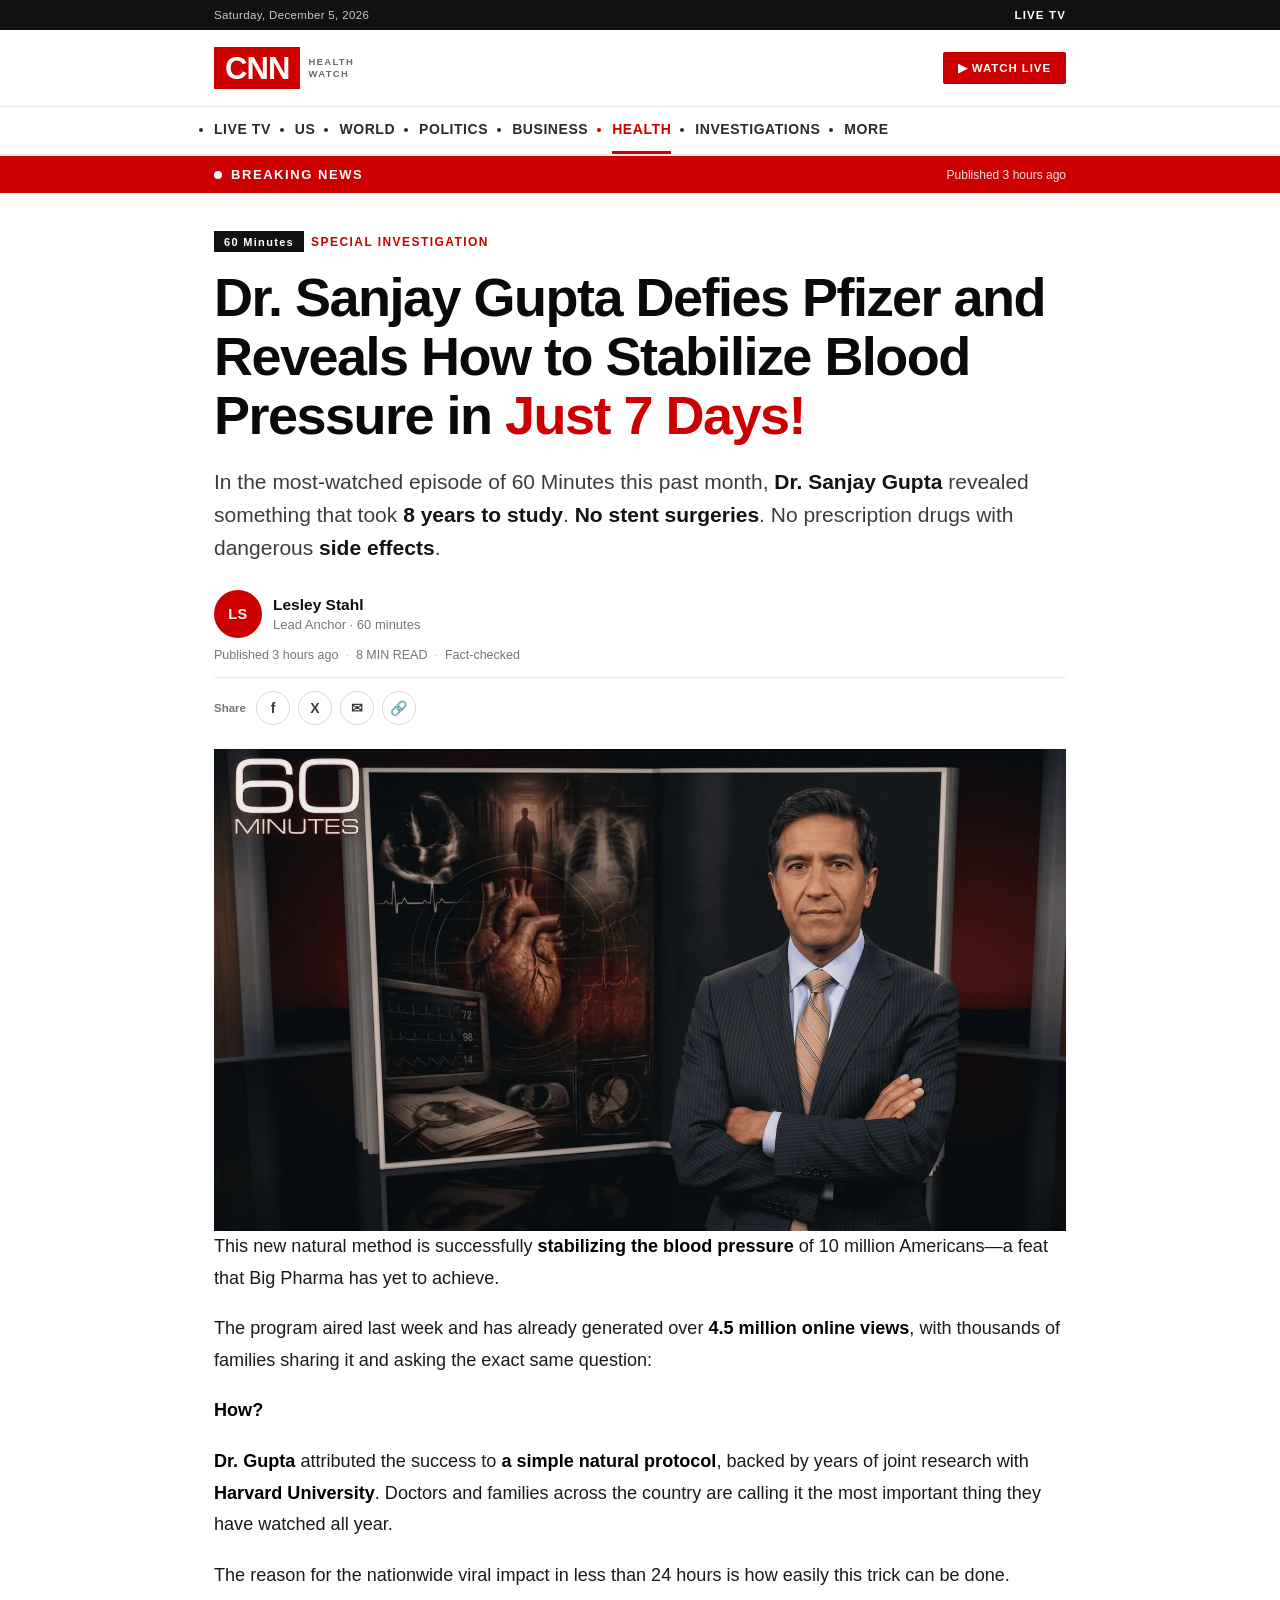
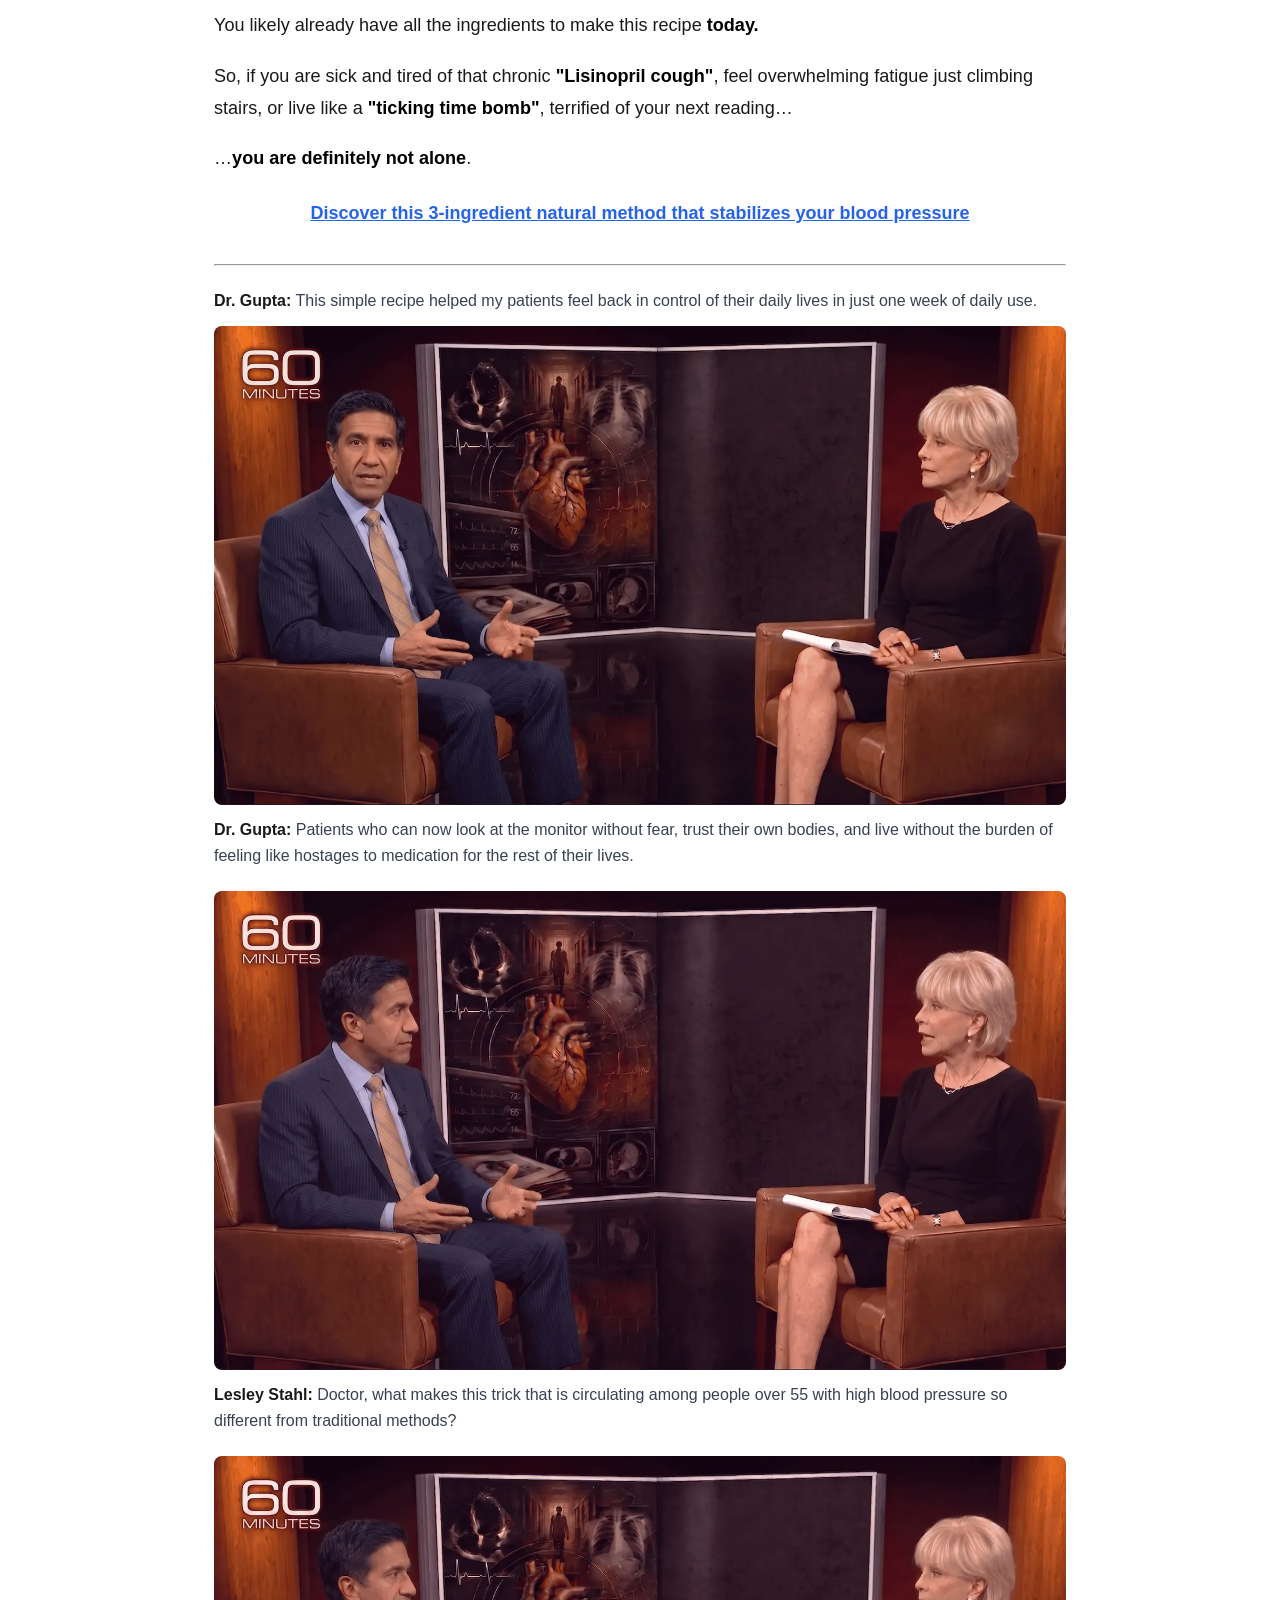
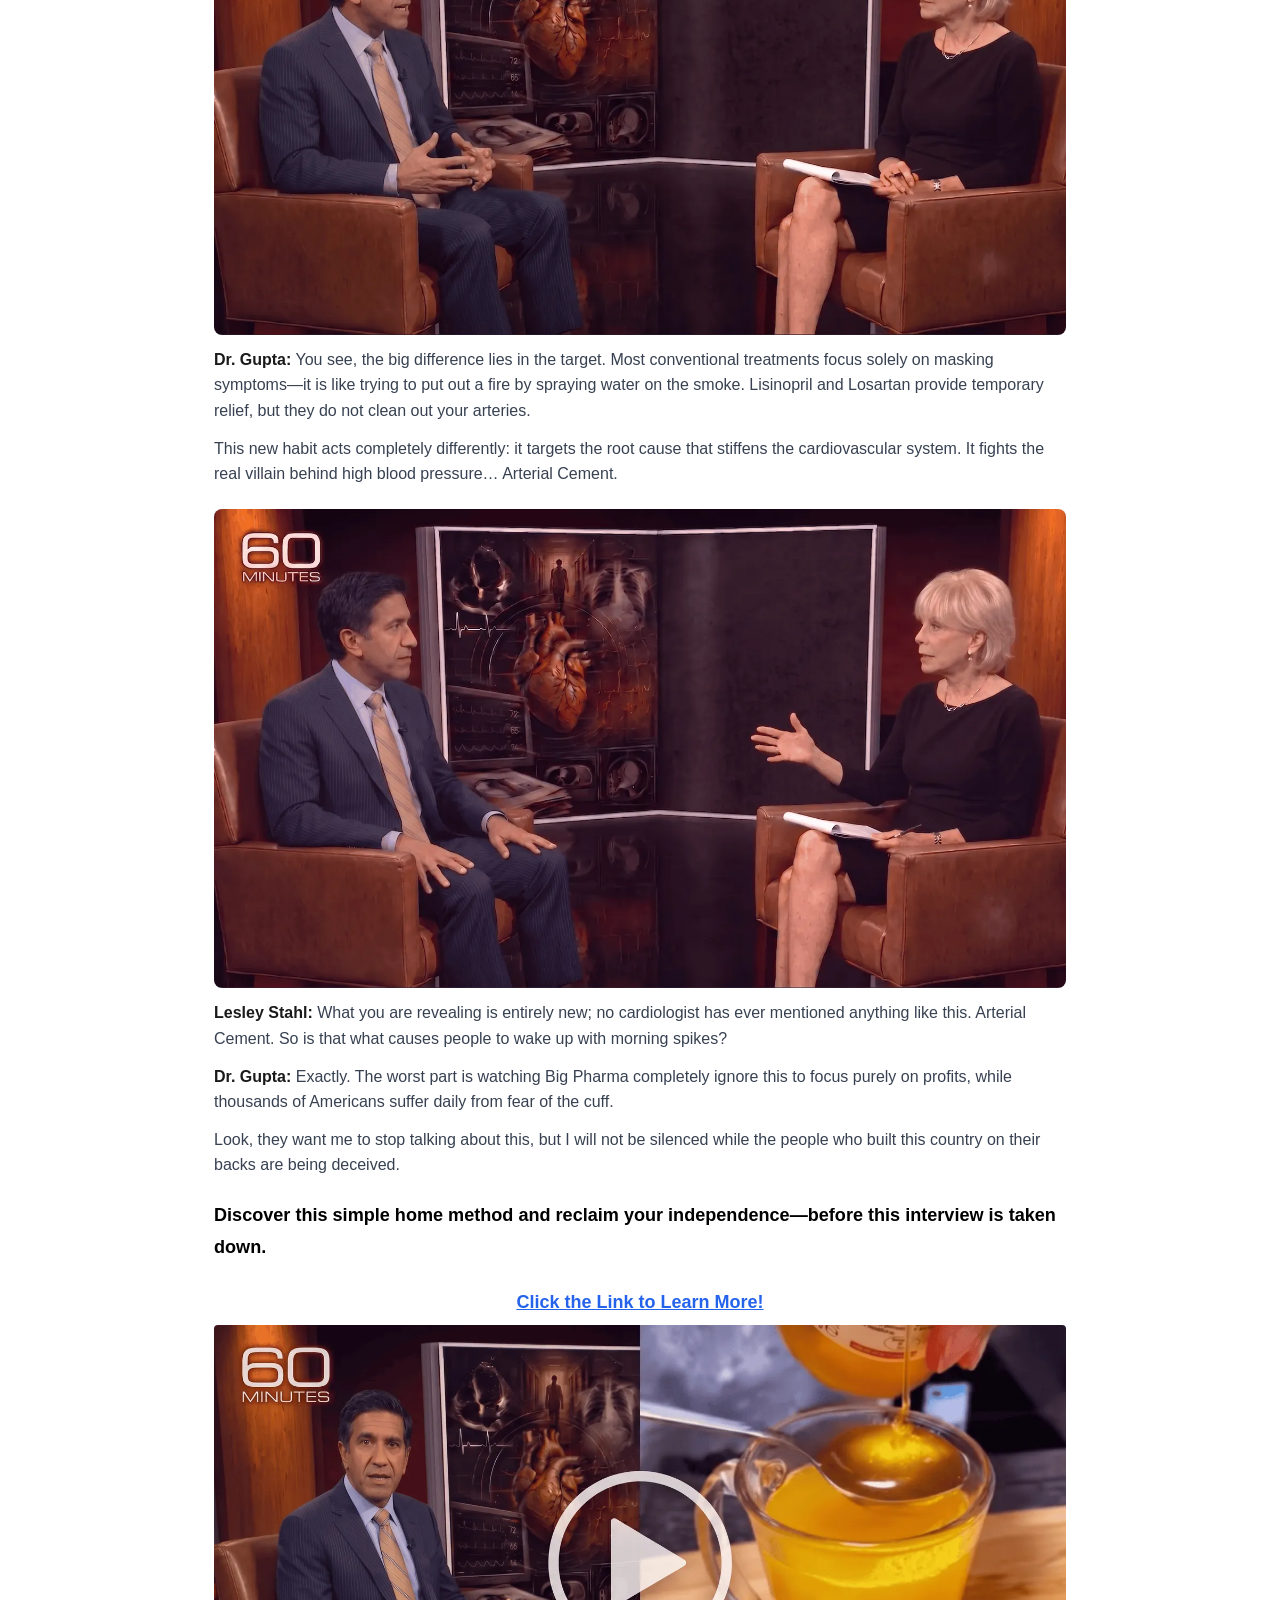
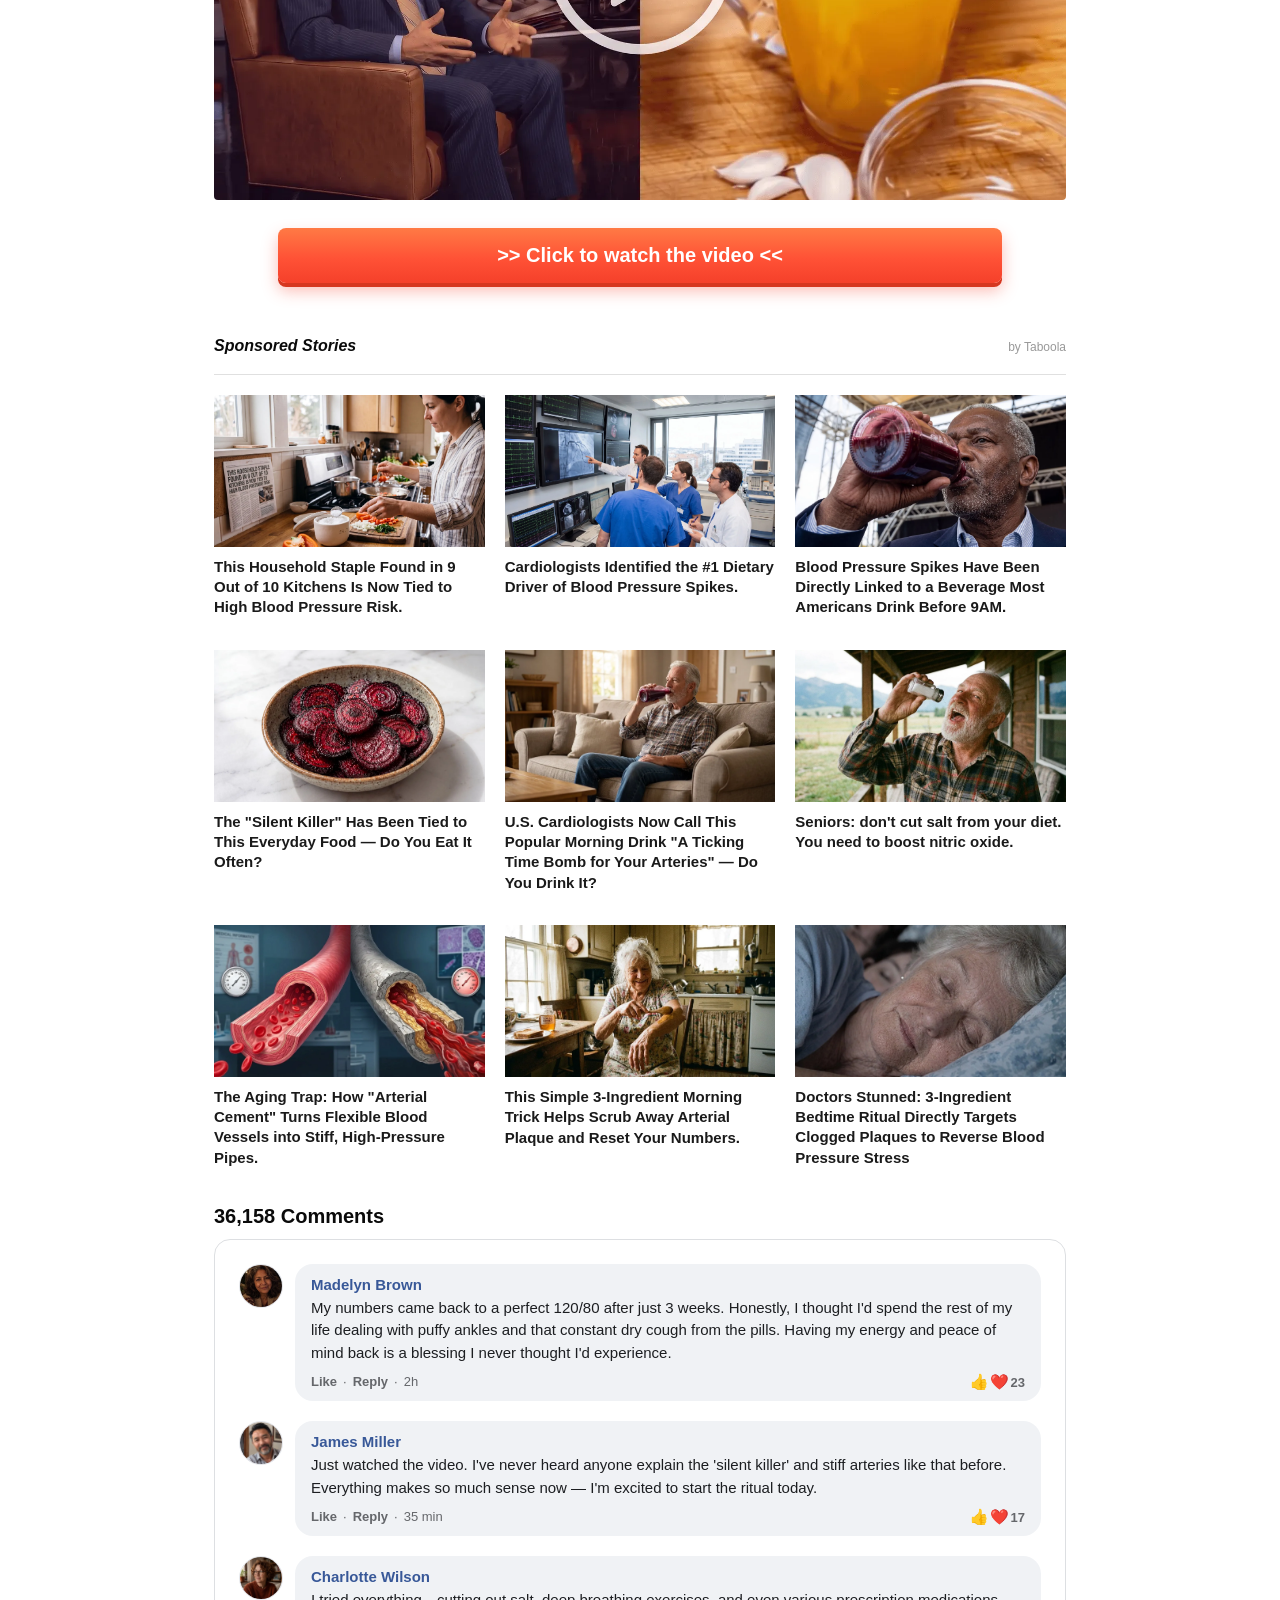
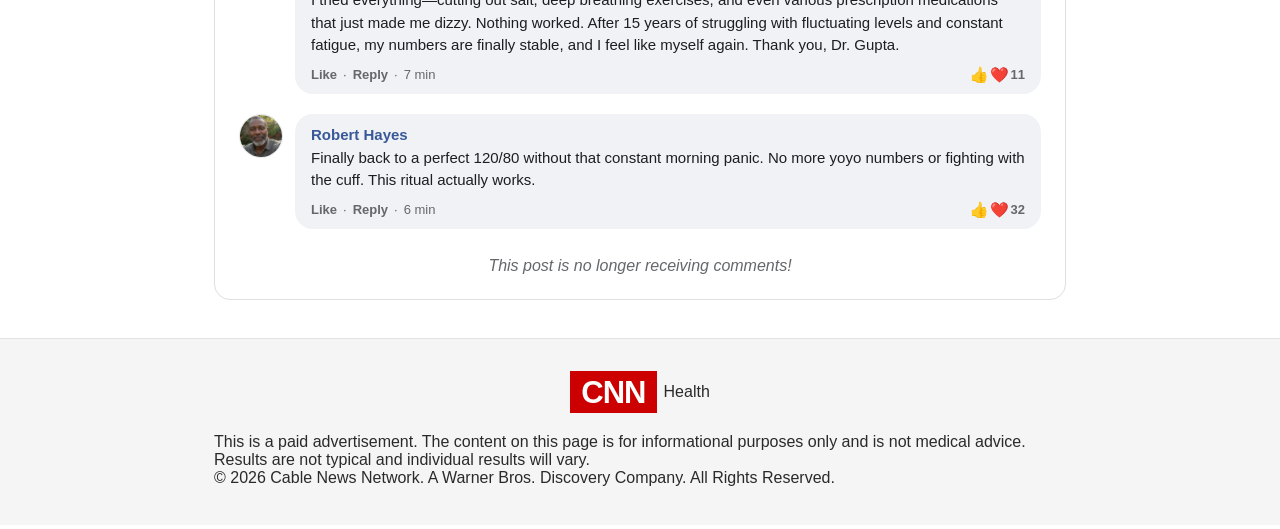
<file: 8cca2b/index.html>
<!DOCTYPE html>
<html lang="en" dir="ltr">
<head>
<meta charset="utf-8">
<meta name="viewport" content="width=device-width,initial-scale=1,shrink-to-fit=no">
<title>Health</title>
<meta name="robots" content="index, follow">
<link rel="icon" type="image/png" href="images/favicon.png">
<style>:root{--white:#ffffff}
html{scroll-behavior:smooth}
body{font-family:Roboto,sans-serif;min-height:100vh;-webkit-font-smoothing:antialiased;overflow-x:hidden}
*,::after,::before,body{margin:0;padding:0;box-sizing:border-box}
a{color:inherit;text-decoration:inherit}
h1{font-size:2em}
h1,h2,h3,h4,h5,h6{font-weight:inherit}
@font-face{font-family:Montserrat;font-style:normal;font-weight:600;font-display:swap;src:url(fonts/JTUHjIg1_i6t8kCHKm4532VJOt5-QNFgpCu173w0aXpsog.woff2) format('woff2');unicode-range:U+0460-052F,U+1C80-1C8A,U+20B4,U+2DE0-2DFF,U+A640-A69F,U+FE2E-FE2F}
@font-face{font-family:Montserrat;font-style:normal;font-weight:600;font-display:swap;src:url(fonts/JTUHjIg1_i6t8kCHKm4532VJOt5-QNFgpCu173w9aXpsog.woff2) format('woff2');unicode-range:U+0301,U+0400-045F,U+0490-0491,U+04B0-04B1,U+2116}
@font-face{font-family:Montserrat;font-style:normal;font-weight:600;font-display:swap;src:url(fonts/JTUHjIg1_i6t8kCHKm4532VJOt5-QNFgpCu173w2aXpsog.woff2) format('woff2');unicode-range:U+0102-0103,U+0110-0111,U+0128-0129,U+0168-0169,U+01A0-01A1,U+01AF-01B0,U+0300-0301,U+0303-0304,U+0308-0309,U+0323,U+0329,U+1EA0-1EF9,U+20AB}
@font-face{font-family:Montserrat;font-style:normal;font-weight:600;font-display:swap;src:url(fonts/JTUHjIg1_i6t8kCHKm4532VJOt5-QNFgpCu173w3aXpsog.woff2) format('woff2');unicode-range:U+0100-02BA,U+02BD-02C5,U+02C7-02CC,U+02CE-02D7,U+02DD-02FF,U+0304,U+0308,U+0329,U+1D00-1DBF,U+1E00-1E9F,U+1EF2-1EFF,U+2020,U+20A0-20AB,U+20AD-20C0,U+2113,U+2C60-2C7F,U+A720-A7FF}
@font-face{font-family:Montserrat;font-style:normal;font-weight:600;font-display:swap;src:url(fonts/JTUHjIg1_i6t8kCHKm4532VJOt5-QNFgpCu173w5aXo.woff2) format('woff2');unicode-range:U+0000-00FF,U+0131,U+0152-0153,U+02BB-02BC,U+02C6,U+02DA,U+02DC,U+0304,U+0308,U+0329,U+2000-206F,U+20AC,U+2122,U+2191,U+2193,U+2212,U+2215,U+FEFF,U+FFFD}
@font-face{font-family:Poppins;font-style:normal;font-weight:400;font-display:swap;src:url(fonts/pxiEyp8kv8JHgFVrJJbecmNE.woff2) format('woff2');unicode-range:U+0900-097F,U+1CD0-1CF9,U+200C-200D,U+20A8,U+20B9,U+20F0,U+25CC,U+A830-A839,U+A8E0-A8FF,U+11B00-11B09}
@font-face{font-family:Poppins;font-style:normal;font-weight:400;font-display:swap;src:url(fonts/pxiEyp8kv8JHgFVrJJnecmNE.woff2) format('woff2');unicode-range:U+0100-02BA,U+02BD-02C5,U+02C7-02CC,U+02CE-02D7,U+02DD-02FF,U+0304,U+0308,U+0329,U+1D00-1DBF,U+1E00-1E9F,U+1EF2-1EFF,U+2020,U+20A0-20AB,U+20AD-20C0,U+2113,U+2C60-2C7F,U+A720-A7FF}
@font-face{font-family:Poppins;font-style:normal;font-weight:400;font-display:swap;src:url(fonts/pxiEyp8kv8JHgFVrJJfecg.woff2) format('woff2');unicode-range:U+0000-00FF,U+0131,U+0152-0153,U+02BB-02BC,U+02C6,U+02DA,U+02DC,U+0304,U+0308,U+0329,U+2000-206F,U+20AC,U+2122,U+2191,U+2193,U+2212,U+2215,U+FEFF,U+FFFD}
@font-face{font-family:Roboto;font-style:normal;font-weight:400;font-stretch:100%;font-display:swap;src:url(fonts/KFOMCnqEu92Fr1ME7kSn66aGLdTylUAMQXC89YmC2DPNWubEbVmZiArmlw.woff2) format('woff2');unicode-range:U+0460-052F,U+1C80-1C8A,U+20B4,U+2DE0-2DFF,U+A640-A69F,U+FE2E-FE2F}
@font-face{font-family:Roboto;font-style:normal;font-weight:400;font-stretch:100%;font-display:swap;src:url(fonts/KFOMCnqEu92Fr1ME7kSn66aGLdTylUAMQXC89YmC2DPNWubEbVmQiArmlw.woff2) format('woff2');unicode-range:U+0301,U+0400-045F,U+0490-0491,U+04B0-04B1,U+2116}
@font-face{font-family:Roboto;font-style:normal;font-weight:400;font-stretch:100%;font-display:swap;src:url(fonts/KFOMCnqEu92Fr1ME7kSn66aGLdTylUAMQXC89YmC2DPNWubEbVmYiArmlw.woff2) format('woff2');unicode-range:U+1F00-1FFF}
@font-face{font-family:Roboto;font-style:normal;font-weight:400;font-stretch:100%;font-display:swap;src:url(fonts/KFOMCnqEu92Fr1ME7kSn66aGLdTylUAMQXC89YmC2DPNWubEbVmXiArmlw.woff2) format('woff2');unicode-range:U+0370-0377,U+037A-037F,U+0384-038A,U+038C,U+038E-03A1,U+03A3-03FF}
@font-face{font-family:Roboto;font-style:normal;font-weight:400;font-stretch:100%;font-display:swap;src:url(fonts/KFOMCnqEu92Fr1ME7kSn66aGLdTylUAMQXC89YmC2DPNWubEbVnoiArmlw.woff2) format('woff2');unicode-range:U+0302-0303,U+0305,U+0307-0308,U+0310,U+0312,U+0315,U+031A,U+0326-0327,U+032C,U+032F-0330,U+0332-0333,U+0338,U+033A,U+0346,U+034D,U+0391-03A1,U+03A3-03A9,U+03B1-03C9,U+03D1,U+03D5-03D6,U+03F0-03F1,U+03F4-03F5,U+2016-2017,U+2034-2038,U+203C,U+2040,U+2043,U+2047,U+2050,U+2057,U+205F,U+2070-2071,U+2074-208E,U+2090-209C,U+20D0-20DC,U+20E1,U+20E5-20EF,U+2100-2112,U+2114-2115,U+2117-2121,U+2123-214F,U+2190,U+2192,U+2194-21AE,U+21B0-21E5,U+21F1-21F2,U+21F4-2211,U+2213-2214,U+2216-22FF,U+2308-230B,U+2310,U+2319,U+231C-2321,U+2336-237A,U+237C,U+2395,U+239B-23B7,U+23D0,U+23DC-23E1,U+2474-2475,U+25AF,U+25B3,U+25B7,U+25BD,U+25C1,U+25CA,U+25CC,U+25FB,U+266D-266F,U+27C0-27FF,U+2900-2AFF,U+2B0E-2B11,U+2B30-2B4C,U+2BFE,U+3030,U+FF5B,U+FF5D,U+1D400-1D7FF,U+1EE00-1EEFF}
@font-face{font-family:Roboto;font-style:normal;font-weight:400;font-stretch:100%;font-display:swap;src:url(fonts/KFOMCnqEu92Fr1ME7kSn66aGLdTylUAMQXC89YmC2DPNWubEbVn6iArmlw.woff2) format('woff2');unicode-range:U+0001-000C,U+000E-001F,U+007F-009F,U+20DD-20E0,U+20E2-20E4,U+2150-218F,U+2190,U+2192,U+2194-2199,U+21AF,U+21E6-21F0,U+21F3,U+2218-2219,U+2299,U+22C4-22C6,U+2300-243F,U+2440-244A,U+2460-24FF,U+25A0-27BF,U+2800-28FF,U+2921-2922,U+2981,U+29BF,U+29EB,U+2B00-2BFF,U+4DC0-4DFF,U+FFF9-FFFB,U+10140-1018E,U+10190-1019C,U+101A0,U+101D0-101FD,U+102E0-102FB,U+10E60-10E7E,U+1D2C0-1D2D3,U+1D2E0-1D37F,U+1F000-1F0FF,U+1F100-1F1AD,U+1F1E6-1F1FF,U+1F30D-1F30F,U+1F315,U+1F31C,U+1F31E,U+1F320-1F32C,U+1F336,U+1F378,U+1F37D,U+1F382,U+1F393-1F39F,U+1F3A7-1F3A8,U+1F3AC-1F3AF,U+1F3C2,U+1F3C4-1F3C6,U+1F3CA-1F3CE,U+1F3D4-1F3E0,U+1F3ED,U+1F3F1-1F3F3,U+1F3F5-1F3F7,U+1F408,U+1F415,U+1F41F,U+1F426,U+1F43F,U+1F441-1F442,U+1F444,U+1F446-1F449,U+1F44C-1F44E,U+1F453,U+1F46A,U+1F47D,U+1F4A3,U+1F4B0,U+1F4B3,U+1F4B9,U+1F4BB,U+1F4BF,U+1F4C8-1F4CB,U+1F4D6,U+1F4DA,U+1F4DF,U+1F4E3-1F4E6,U+1F4EA-1F4ED,U+1F4F7,U+1F4F9-1F4FB,U+1F4FD-1F4FE,U+1F503,U+1F507-1F50B,U+1F50D,U+1F512-1F513,U+1F53E-1F54A,U+1F54F-1F5FA,U+1F610,U+1F650-1F67F,U+1F687,U+1F68D,U+1F691,U+1F694,U+1F698,U+1F6AD,U+1F6B2,U+1F6B9-1F6BA,U+1F6BC,U+1F6C6-1F6CF,U+1F6D3-1F6D7,U+1F6E0-1F6EA,U+1F6F0-1F6F3,U+1F6F7-1F6FC,U+1F700-1F7FF,U+1F800-1F80B,U+1F810-1F847,U+1F850-1F859,U+1F860-1F887,U+1F890-1F8AD,U+1F8B0-1F8BB,U+1F8C0-1F8C1,U+1F900-1F90B,U+1F93B,U+1F946,U+1F984,U+1F996,U+1F9E9,U+1FA00-1FA6F,U+1FA70-1FA7C,U+1FA80-1FA89,U+1FA8F-1FAC6,U+1FACE-1FADC,U+1FADF-1FAE9,U+1FAF0-1FAF8,U+1FB00-1FBFF}
@font-face{font-family:Roboto;font-style:normal;font-weight:400;font-stretch:100%;font-display:swap;src:url(fonts/KFOMCnqEu92Fr1ME7kSn66aGLdTylUAMQXC89YmC2DPNWubEbVmbiArmlw.woff2) format('woff2');unicode-range:U+0102-0103,U+0110-0111,U+0128-0129,U+0168-0169,U+01A0-01A1,U+01AF-01B0,U+0300-0301,U+0303-0304,U+0308-0309,U+0323,U+0329,U+1EA0-1EF9,U+20AB}
@font-face{font-family:Roboto;font-style:normal;font-weight:400;font-stretch:100%;font-display:swap;src:url(fonts/KFOMCnqEu92Fr1ME7kSn66aGLdTylUAMQXC89YmC2DPNWubEbVmaiArmlw.woff2) format('woff2');unicode-range:U+0100-02BA,U+02BD-02C5,U+02C7-02CC,U+02CE-02D7,U+02DD-02FF,U+0304,U+0308,U+0329,U+1D00-1DBF,U+1E00-1E9F,U+1EF2-1EFF,U+2020,U+20A0-20AB,U+20AD-20C0,U+2113,U+2C60-2C7F,U+A720-A7FF}
@font-face{font-family:Roboto;font-style:normal;font-weight:400;font-stretch:100%;font-display:swap;src:url(fonts/KFOMCnqEu92Fr1ME7kSn66aGLdTylUAMQXC89YmC2DPNWubEbVmUiAo.woff2) format('woff2');unicode-range:U+0000-00FF,U+0131,U+0152-0153,U+02BB-02BC,U+02C6,U+02DA,U+02DC,U+0304,U+0308,U+0329,U+2000-206F,U+20AC,U+2122,U+2191,U+2193,U+2212,U+2215,U+FEFF,U+FFFD}
.sh-wrap{width:100%;margin:0 auto;background:#fff;font-family:Inter,Helvetica,Arial,sans-serif;color:#0d0d0d;-webkit-font-smoothing:antialiased;text-align:left}
.sh-wrap *,.sh-wrap ::after,.sh-wrap ::before{box-sizing:border-box}
.sh-wrap h1,.sh-wrap h2,.sh-wrap p{margin:0;padding:0}
.sh-wrap li,.sh-wrap ul{margin:0;padding:0;list-style:none}
body{overflow-x:hidden}
.sh-col,.sh-in{width:100%;max-width:740px;margin-left:auto;margin-right:auto;padding-left:14px;padding-right:14px}
.sh-breaking,.sh-mastbar,.sh-nav,.sh-topbar{width:100vw;max-width:100vw;margin-left:calc(50% - 50vw);margin-right:calc(50% - 50vw)}
.sh-topbar{background:#111;color:#c9c9c9}
.sh-topbar .sh-in{display:flex;justify-content:space-between;align-items:center;padding-top:7px;padding-bottom:7px;font-size:10.5px;letter-spacing:.03em}
.sh-topbar-right{display:flex;align-items:center;gap:6px}
.sh-livedot{width:7px;height:7px;border-radius:50%;background:#c00;animation:shBlink 1.3s ease-in-out infinite}
@keyframes shBlink{0%,100%{opacity:1}50%{opacity:.2}}
.sh-topbar-live{color:#fff;font-weight:700;letter-spacing:.1em}
.sh-mastbar{background:#fff;border-bottom:1px solid #eaeaea}
.sh-mastbar .sh-in{display:flex;justify-content:space-between;align-items:center;padding-top:13px;padding-bottom:13px}
.sh-logo{display:flex;align-items:center;gap:8px}
.sh-logo-mark{background:#c00;color:#fff;font-weight:900;font-size:21px;letter-spacing:-.03em;padding:5px 9px 4px;line-height:1}
.sh-logo-sub{font-size:8.5px;font-weight:700;color:#6a6a6a;letter-spacing:.14em;line-height:1.3;max-width:78px}
.sh-watch{background:#c00;color:#fff;font-size:10.5px;font-weight:800;letter-spacing:.08em;padding:7px 11px;border-radius:2px;white-space:nowrap}
.sh-nav{background:#fff;border-bottom:2px solid #e6e6e6;overflow-x:auto;-webkit-overflow-scrolling:touch;scrollbar-width:none}
.sh-nav::-webkit-scrollbar{display:none}
.sh-nav-list{display:flex;align-items:center;gap:17px;white-space:nowrap}
.sh-nav-list li{font-size:12px;font-weight:700;color:#2b2b2b;letter-spacing:.04em;text-transform:uppercase;padding:11px 0;border-bottom:3px solid transparent;cursor:default}
.sh-nav-active{color:#c00!important;border-bottom-color:#c00!important}
.sh-breaking{background:#c00}
.sh-breaking .sh-in{display:flex;align-items:center;gap:9px;padding-top:9px;padding-bottom:9px}
.sh-breaking-dot{width:8px;height:8px;border-radius:50%;background:#fff;flex-shrink:0;animation:shBlink 1.3s ease-in-out infinite}
.sh-breaking-label{color:#fff;font-size:11.5px;font-weight:900;letter-spacing:.12em}
.sh-breaking-time{color:rgba(255,255,255,.88);font-size:10.5px;font-weight:500;margin-left:auto;white-space:nowrap}
.sh-article{padding-top:20px;padding-bottom:4px}
.sh-kicker{display:flex;align-items:center;flex-wrap:wrap;gap:7px;margin-bottom:13px}
.sh-kicker-show{background:#111;color:#fff;font-size:10px;font-weight:900;letter-spacing:.12em;padding:4px 8px 3px}
.sh-kicker-cat{font-size:10.5px;font-weight:800;color:#c00;letter-spacing:.12em}
.sh-headline{font-family:Inter,Helvetica,Arial,sans-serif;font-size:30px;line-height:1.14;font-weight:900;letter-spacing:-.028em;color:#0a0a0a;margin-bottom:15px!important}
.sh-headline em{font-style:normal;color:#c00}
.sh-standfirst{font-size:15.5px;line-height:1.56;color:#3c3c3c;font-weight:400;margin-bottom:20px!important}
.sh-standfirst b{font-weight:700;color:#131313}
.sh-byline{display:flex;align-items:center;gap:11px;margin-bottom:10px}
.sh-byline-avatar{width:40px;height:40px;border-radius:50%;background:#c00;color:#fff;font-size:12.5px;font-weight:800;letter-spacing:.03em;display:flex;align-items:center;justify-content:center;flex-shrink:0}
.sh-byline-info{display:flex;flex-direction:column;line-height:1.35}
.sh-byline-name{font-size:13.5px;font-weight:800;color:#0d0d0d}
.sh-byline-role{font-size:11.5px;color:#757575;font-weight:500}
.sh-meta{display:flex;align-items:center;gap:7px;flex-wrap:wrap;font-size:11.5px;color:#757575;padding-bottom:12px;border-bottom:1px solid #e8e8e8}
.sh-meta-dot{color:#c4c4c4}
.sh-sharebar{display:flex;align-items:center;gap:8px;padding:13px 0 16px}
.sh-share-label{font-size:11.5px;font-weight:700;color:#757575;margin-right:2px}
.sh-share-btn{width:30px;height:30px;border:1px solid #dadada;border-radius:50%;display:flex;align-items:center;justify-content:center;font-size:12.5px;font-weight:700;color:#3a3a3a;cursor:default}
@media (min-width:768px){.sh-col,.sh-in{padding-left:24px;padding-right:24px}.sh-topbar .sh-in{font-size:11.5px;padding-top:9px;padding-bottom:9px}.sh-mastbar .sh-in{padding-top:17px;padding-bottom:17px}.sh-logo-mark{font-size:27px;padding:6px 11px 5px}.sh-logo-sub{font-size:9.5px;max-width:92px}.sh-watch{font-size:11.5px;padding:9px 15px}.sh-nav-list{gap:24px}.sh-nav-list li{font-size:13px;padding:14px 0}.sh-breaking .sh-in{padding-top:11px;padding-bottom:11px}.sh-breaking-label{font-size:13px}.sh-breaking-time{font-size:12px}.sh-article{padding-top:32px}.sh-kicker{margin-bottom:16px}.sh-kicker-show{font-size:11px;padding:5px 10px 4px}.sh-kicker-cat{font-size:12px}.sh-headline{font-size:43px;line-height:1.09;margin-bottom:20px!important}.sh-standfirst{font-size:18.5px;line-height:1.58;margin-bottom:26px!important}.sh-byline-avatar{width:48px;height:48px;font-size:14.5px}.sh-byline-name{font-size:15.5px}.sh-byline-role{font-size:13px}.sh-meta{font-size:12.5px;padding-bottom:15px}.sh-share-btn{width:34px;height:34px;font-size:14px}}
@media (min-width:1280px){.sh-col,.sh-in{max-width:900px}.sh-headline{font-size:54px}.sh-standfirst{font-size:21px}.sh-logo-mark{font-size:31px}.sh-nav-list li{font-size:14px}.sh-article{padding-top:38px}}
@media (min-width:1920px){.sh-col,.sh-in{max-width:1000px}.sh-headline{font-size:62px}.sh-standfirst{font-size:23px}.sh-logo-mark{font-size:35px}}
@media (max-width:389px){.sh-headline{font-size:26px}.sh-standfirst{font-size:14.5px}.sh-logo-sub{display:none}.sh-watch{font-size:9.5px;padding:6px 9px}.sh-breaking-time{display:none}}
.sh-wrap{width:100%;margin:0 auto;background:#fff;font-family:Inter,Helvetica,Arial,sans-serif;color:#0d0d0d;-webkit-font-smoothing:antialiased;text-align:left}
.sh-wrap *,.sh-wrap ::after,.sh-wrap ::before{box-sizing:border-box}
.sh-col,.sh-in{width:100%;max-width:740px;margin-left:auto;margin-right:auto;padding-left:14px;padding-right:14px}
body{overflow-x:hidden}
.sh-body{padding-top:6px;padding-bottom:4px}
.sh-wrap .sh-body p{font-size:17px;line-height:1.68;color:#1f1f1f;margin:0 0 20px 0;padding:0}
.sh-wrap .sh-body p.sh-lead{font-size:18.5px;line-height:1.6;color:#111;font-weight:500}
.sh-wrap .sh-body p.sh-punch{font-size:19px;line-height:1.5;color:#0a0a0a;font-weight:800}
.sh-wrap .sh-body p b{font-weight:700;color:#0a0a0a}
.sh-wrap .sh-body h2{font-size:25px;line-height:1.2;font-weight:900;letter-spacing:-.026em;color:#0a0a0a;margin:34px 0 15px 0;padding:0}
.sh-wrap .sh-body a{color:#0b5fcc;text-decoration:underline;font-weight:500}
.sh-quote{border-left:4px solid #c00;padding:3px 0 3px 16px;margin:0 0 22px 0}
.sh-wrap .sh-quote p{font-size:19.5px;line-height:1.48;color:#141414;font-weight:600;font-style:italic;margin:0 0 8px 0}
.sh-quote-src{font-size:12.5px;color:#757575;font-weight:600;letter-spacing:.02em}
.sh-stat{background:#f7f7f7;border-left:5px solid #c00;padding:18px;margin:0 0 24px 0}
.sh-stat-num{font-size:42px;font-weight:900;color:#c00;line-height:1;letter-spacing:-.04em;display:block;margin-bottom:8px}
.sh-wrap .sh-stat p{font-size:14.5px!important;line-height:1.5!important;color:#444;margin:0!important}
@media (min-width:768px){.sh-col,.sh-in{padding-left:24px;padding-right:24px}.sh-wrap .sh-body p{font-size:19px;line-height:1.7;margin-bottom:24px}.sh-wrap .sh-body p.sh-lead{font-size:21px}.sh-wrap .sh-body p.sh-punch{font-size:22px}.sh-wrap .sh-body h2{font-size:33px;margin:44px 0 18px 0}.sh-wrap .sh-quote p{font-size:23px}.sh-quote{padding-left:22px;margin-bottom:28px}.sh-stat{padding:24px;margin-bottom:30px}.sh-stat-num{font-size:54px}.sh-wrap .sh-stat p{font-size:16px!important}}
@media (min-width:1280px){.sh-col,.sh-in{max-width:900px}.sh-wrap .sh-body p{font-size:20px;line-height:1.72}.sh-wrap .sh-body p.sh-lead{font-size:23px}.sh-wrap .sh-body p.sh-punch{font-size:24px}.sh-wrap .sh-body h2{font-size:38px}.sh-wrap .sh-quote p{font-size:25px}.sh-stat-num{font-size:60px}}
@media (min-width:1920px){.sh-col,.sh-in{max-width:1000px}.sh-wrap .sh-body p{font-size:21px}.sh-wrap .sh-body h2{font-size:42px}.sh-wrap .sh-quote p{font-size:27px}}
@media (max-width:389px){.sh-wrap .sh-body p{font-size:16px}.sh-wrap .sh-body p.sh-lead{font-size:17px}.sh-wrap .sh-body p.sh-punch{font-size:17.5px}.sh-wrap .sh-body h2{font-size:22px}.sh-stat-num{font-size:36px}}
.sh-wrap{width:100%;margin:0 auto;background:#fff;font-family:Inter,Helvetica,Arial,sans-serif;-webkit-font-smoothing:antialiased}
.sh-wrap *,.sh-wrap ::after,.sh-wrap ::before{box-sizing:border-box}
.sh-col,.sh-in{width:100%;max-width:740px;margin-left:auto;margin-right:auto;padding-left:14px;padding-right:14px}
.sh-ctabox{margin:24px 0 28px;text-align:center}
.sh-live-cta{display:flex;align-items:center;justify-content:center;gap:8px;margin-bottom:13px}
.sh-live-dot{width:9px;height:9px;border-radius:50%;background:#c00;flex-shrink:0;animation:shPulse 1.5s ease-in-out infinite}
@keyframes shPulse{0%{box-shadow:0 0 0 0 rgba(204,0,0,.55);opacity:1}70%{box-shadow:0 0 0 9px rgba(204,0,0,0);opacity:.6}100%{box-shadow:0 0 0 0 rgba(204,0,0,0);opacity:1}}
.sh-live-txt{font-size:13px;color:#333;font-weight:600;line-height:1.35}
.sh-live-num{font-weight:900;color:#c00}
.sh-cta{display:block;width:100%;background:#b80000;color:#fff!important;text-decoration:none!important;font-family:Inter,Helvetica,Arial,sans-serif;font-size:17px;font-weight:800;line-height:1.32;letter-spacing:.01em;text-transform:uppercase;padding:19px 18px;border-radius:6px;border:0;box-shadow:0 6px 0 #7d0000,0 10px 22px rgba(0,0,0,.28);animation:shCtaPulse 2.1s ease-in-out infinite;cursor:pointer}
.sh-cta:hover{background:#a00000}
.sh-cta:active{transform:translateY(4px);box-shadow:0 2px 0 #7d0000,0 4px 10px rgba(0,0,0,.25)}
.sh-cta-play{font-size:15px;margin-right:7px}
@keyframes shCtaPulse{0%,100%{transform:scale(1)}50%{transform:scale(1.022)}}
.sh-cta-sub{display:block;margin-top:11px;font-size:12px;color:#757575;font-weight:500;letter-spacing:.02em}
@media (min-width:768px){.sh-col,.sh-in{padding-left:24px;padding-right:24px}.sh-live-txt{font-size:14.5px}.sh-cta{font-size:20px;padding:23px 24px}.sh-cta-play{font-size:17px}.sh-cta-sub{font-size:13px}.sh-ctabox{margin:30px 0 36px}}
@media (min-width:1280px){.sh-col,.sh-in{max-width:900px}.sh-cta{font-size:22px;padding:26px 28px}.sh-live-txt{font-size:16px}}
@media (min-width:1920px){.sh-col,.sh-in{max-width:1000px}.sh-cta{font-size:24px;padding:29px 30px}}
@media (max-width:389px){.sh-cta{font-size:15px;padding:17px 12px}.sh-live-txt{font-size:12px}}
.sh-wrap{width:100%;margin:0 auto;background:#fff;font-family:Inter,Helvetica,Arial,sans-serif;color:#0d0d0d;-webkit-font-smoothing:antialiased;text-align:left}
.sh-wrap *,.sh-wrap ::after,.sh-wrap ::before{box-sizing:border-box}
.sh-col,.sh-in{width:100%;max-width:740px;margin-left:auto;margin-right:auto;padding-left:14px;padding-right:14px}
.sh-body{padding-top:4px;padding-bottom:4px}
.sh-wrap .sh-body p{font-size:17px;line-height:1.68;color:#1f1f1f;margin:0 0 20px 0;padding:0}
.sh-wrap .sh-body p.sh-punch{font-size:19px;line-height:1.5;color:#0a0a0a;font-weight:800}
.sh-wrap .sh-body p b{font-weight:700;color:#0a0a0a}
.sh-wrap .sh-body h2{font-size:25px;line-height:1.2;font-weight:900;letter-spacing:-.026em;color:#0a0a0a;margin:10px 0 15px 0;padding:0}
.sh-wrap .sh-body a{color:#0b5fcc;text-decoration:underline;font-weight:500}
.sh-quote{border-left:4px solid #c00;padding:3px 0 3px 16px;margin:0 0 22px 0}
.sh-wrap .sh-quote p{font-size:19.5px;line-height:1.48;color:#141414;font-weight:600;font-style:italic;margin:0 0 8px 0}
.sh-quote-src{font-size:12.5px;color:#757575;font-weight:600;letter-spacing:.02em}
.sh-tape{background:#111;padding:20px 18px;margin:0 0 24px 0;border-radius:3px}
.sh-tape-label{display:flex;align-items:center;gap:8px;margin-bottom:13px}
.sh-tape-dot{width:8px;height:8px;border-radius:50%;background:#c00;animation:shPulse 1.5s ease-in-out infinite}
@keyframes shPulse{0%{box-shadow:0 0 0 0 rgba(204,0,0,.55);opacity:1}70%{box-shadow:0 0 0 9px rgba(204,0,0,0);opacity:.6}100%{box-shadow:0 0 0 0 rgba(204,0,0,0);opacity:1}}
.sh-tape-tag{color:#ff6b6b;font-size:10px;font-weight:900;letter-spacing:.14em}
.sh-wrap .sh-tape p{color:#fff!important;font-size:18.5px!important;line-height:1.5!important;font-weight:600;font-style:italic;margin:0 0 11px 0!important}
.sh-tape-src{color:#9a9a9a;font-size:12px;font-weight:600;letter-spacing:.02em}
@media (min-width:768px){.sh-col,.sh-in{padding-left:24px;padding-right:24px}.sh-wrap .sh-body p{font-size:19px;line-height:1.7;margin-bottom:24px}.sh-wrap .sh-body p.sh-punch{font-size:22px}.sh-wrap .sh-body h2{font-size:33px;margin:14px 0 18px 0}.sh-wrap .sh-quote p{font-size:23px}.sh-quote{padding-left:22px;margin-bottom:28px}.sh-tape{padding:26px 24px;margin-bottom:30px}.sh-wrap .sh-tape p{font-size:22px!important}.sh-tape-tag{font-size:11px}}
@media (min-width:1280px){.sh-col,.sh-in{max-width:900px}.sh-wrap .sh-body p{font-size:20px;line-height:1.72}.sh-wrap .sh-body p.sh-punch{font-size:24px}.sh-wrap .sh-body h2{font-size:38px}.sh-wrap .sh-quote p{font-size:25px}.sh-wrap .sh-tape p{font-size:24px!important}}
@media (min-width:1920px){.sh-col,.sh-in{max-width:1000px}.sh-wrap .sh-body p{font-size:21px}.sh-wrap .sh-body h2{font-size:42px}.sh-wrap .sh-quote p{font-size:27px}.sh-wrap .sh-tape p{font-size:26px!important}}
@media (max-width:389px){.sh-wrap .sh-body p{font-size:16px}.sh-wrap .sh-body p.sh-punch{font-size:17.5px}.sh-wrap .sh-body h2{font-size:22px}.sh-wrap .sh-tape p{font-size:17px!important}}
.sh-wrap{width:100%;margin:0 auto;background:#fff;font-family:Inter,Helvetica,Arial,sans-serif;-webkit-font-smoothing:antialiased}
.sh-wrap *,.sh-wrap ::after,.sh-wrap ::before{box-sizing:border-box}
.sh-col,.sh-in{width:100%;max-width:740px;margin-left:auto;margin-right:auto;padding-left:14px;padding-right:14px}
.sh-ctabox{margin:24px 0 28px;text-align:center}
.sh-live-cta{display:flex;align-items:center;justify-content:center;gap:8px;margin-bottom:13px}
.sh-live-dot{width:9px;height:9px;border-radius:50%;background:#c00;flex-shrink:0;animation:shPulse 1.5s ease-in-out infinite}
@keyframes shPulse{0%{box-shadow:0 0 0 0 rgba(204,0,0,.55);opacity:1}70%{box-shadow:0 0 0 9px rgba(204,0,0,0);opacity:.6}100%{box-shadow:0 0 0 0 rgba(204,0,0,0);opacity:1}}
.sh-live-txt{font-size:13px;color:#333;font-weight:600;line-height:1.35}
.sh-live-num{font-weight:900;color:#c00}
.sh-cta{display:block;width:100%;background:#b80000;color:#fff!important;text-decoration:none!important;font-family:Inter,Helvetica,Arial,sans-serif;font-size:17px;font-weight:800;line-height:1.32;letter-spacing:.01em;text-transform:uppercase;padding:19px 18px;border-radius:6px;border:0;box-shadow:0 6px 0 #7d0000,0 10px 22px rgba(0,0,0,.28);animation:shCtaPulse 2.1s ease-in-out infinite;cursor:pointer}
.sh-cta:hover{background:#a00000}
.sh-cta:active{transform:translateY(4px);box-shadow:0 2px 0 #7d0000,0 4px 10px rgba(0,0,0,.25)}
.sh-cta-play{font-size:15px;margin-right:7px}
@keyframes shCtaPulse{0%,100%{transform:scale(1)}50%{transform:scale(1.022)}}
.sh-cta-sub{display:block;margin-top:11px;font-size:12px;color:#757575;font-weight:500;letter-spacing:.02em}
@media (min-width:768px){.sh-col,.sh-in{padding-left:24px;padding-right:24px}.sh-live-txt{font-size:14.5px}.sh-cta{font-size:20px;padding:23px 24px}.sh-cta-play{font-size:17px}.sh-cta-sub{font-size:13px}.sh-ctabox{margin:30px 0 36px}}
@media (min-width:1280px){.sh-col,.sh-in{max-width:900px}.sh-cta{font-size:22px;padding:26px 28px}.sh-live-txt{font-size:16px}}
@media (min-width:1920px){.sh-col,.sh-in{max-width:1000px}.sh-cta{font-size:24px;padding:29px 30px}}
@media (max-width:389px){.sh-cta{font-size:15px;padding:17px 12px}.sh-live-txt{font-size:12px}}
.sh-wrap{width:100%;margin:0 auto;background:#fff;font-family:Inter,Helvetica,Arial,sans-serif;color:#0d0d0d;-webkit-font-smoothing:antialiased;text-align:left}
.sh-wrap *,.sh-wrap ::after,.sh-wrap ::before{box-sizing:border-box}
.sh-col,.sh-in{width:100%;max-width:740px;margin-left:auto;margin-right:auto;padding-left:14px;padding-right:14px}
.sh-body{padding-top:4px;padding-bottom:4px}
.sh-wrap .sh-body p{font-size:17px;line-height:1.68;color:#1f1f1f;margin:0 0 20px 0;padding:0}
.sh-wrap .sh-body p.sh-punch{font-size:19px;line-height:1.5;color:#0a0a0a;font-weight:800}
.sh-wrap .sh-body p b{font-weight:700;color:#0a0a0a}
.sh-wrap .sh-body h2{font-size:25px;line-height:1.2;font-weight:900;letter-spacing:-.026em;color:#0a0a0a;margin:10px 0 15px 0;padding:0}
.sh-wrap .sh-body a{color:#0b5fcc;text-decoration:underline;font-weight:500}
.sh-quote{border-left:4px solid #c00;padding:3px 0 3px 16px;margin:0 0 22px 0}
.sh-wrap .sh-quote p{font-size:19.5px;line-height:1.48;color:#141414;font-weight:600;font-style:italic;margin:0 0 8px 0}
.sh-quote-src{font-size:12.5px;color:#757575;font-weight:600;letter-spacing:.02em}
.sh-symp{background:#fff8f8;border:1px solid #f0dada;padding:20px 18px;margin:0 0 24px 0}
.sh-symp-title{font-size:17px;font-weight:900;color:#0a0a0a;margin-bottom:14px;line-height:1.3;letter-spacing:-.02em}
.sh-symp-item{display:flex;gap:11px;margin-bottom:11px}
.sh-symp-item:last-child{margin-bottom:0}
.sh-symp-mark{color:#c00;font-weight:900;font-size:15px;flex-shrink:0;line-height:1.5}
.sh-symp-txt{font-size:15px;line-height:1.5;color:#262626}
.sh-count{background:#8b0000;padding:22px 16px;margin:30px 0;text-align:center;border-radius:4px}
.sh-count-label{color:#ffd9d9;font-size:11.5px;font-weight:800;letter-spacing:.15em;text-transform:uppercase;margin-bottom:11px}
.sh-count-clock{color:#fff;font-size:46px;font-weight:900;letter-spacing:.04em;line-height:1;font-variant-numeric:tabular-nums;margin-bottom:11px}
.sh-count-note{color:rgba(255,255,255,.9);font-size:13px;line-height:1.5;font-weight:500;max-width:430px;margin:0 auto}
@media (min-width:768px){.sh-col,.sh-in{padding-left:24px;padding-right:24px}.sh-wrap .sh-body p{font-size:19px;line-height:1.7;margin-bottom:24px}.sh-wrap .sh-body p.sh-punch{font-size:22px}.sh-wrap .sh-body h2{font-size:33px;margin:14px 0 18px 0}.sh-wrap .sh-quote p{font-size:23px}.sh-quote{padding-left:22px;margin-bottom:28px}.sh-symp{padding:26px 24px;margin-bottom:30px}.sh-symp-title{font-size:20px;margin-bottom:17px}.sh-symp-txt{font-size:16.5px}.sh-count{padding:30px 22px;margin:38px 0}.sh-count-clock{font-size:62px}.sh-count-label{font-size:12.5px}.sh-count-note{font-size:14.5px}}
@media (min-width:1280px){.sh-col,.sh-in{max-width:900px}.sh-wrap .sh-body p{font-size:20px;line-height:1.72}.sh-wrap .sh-body p.sh-punch{font-size:24px}.sh-wrap .sh-body h2{font-size:38px}.sh-wrap .sh-quote p{font-size:25px}.sh-symp-title{font-size:23px}.sh-symp-txt{font-size:18px}.sh-count-clock{font-size:72px}}
@media (min-width:1920px){.sh-col,.sh-in{max-width:1000px}.sh-wrap .sh-body p{font-size:21px}.sh-wrap .sh-body h2{font-size:42px}.sh-wrap .sh-quote p{font-size:27px}.sh-count-clock{font-size:82px}}
@media (max-width:389px){.sh-wrap .sh-body p{font-size:16px}.sh-wrap .sh-body p.sh-punch{font-size:17.5px}.sh-wrap .sh-body h2{font-size:22px}.sh-count-clock{font-size:38px}}
.sh-wrap{width:100%;margin:0 auto;background:#fff;font-family:Inter,Helvetica,Arial,sans-serif;-webkit-font-smoothing:antialiased}
.sh-wrap *,.sh-wrap ::after,.sh-wrap ::before{box-sizing:border-box}
.sh-col,.sh-in{width:100%;max-width:740px;margin-left:auto;margin-right:auto;padding-left:14px;padding-right:14px}
.sh-ctabox{margin:24px 0 28px;text-align:center}
.sh-live-cta{display:flex;align-items:center;justify-content:center;gap:8px;margin-bottom:13px}
.sh-live-dot{width:9px;height:9px;border-radius:50%;background:#c00;flex-shrink:0;animation:shPulse 1.5s ease-in-out infinite}
@keyframes shPulse{0%{box-shadow:0 0 0 0 rgba(204,0,0,.55);opacity:1}70%{box-shadow:0 0 0 9px rgba(204,0,0,0);opacity:.6}100%{box-shadow:0 0 0 0 rgba(204,0,0,0);opacity:1}}
.sh-live-txt{font-size:13px;color:#333;font-weight:600;line-height:1.35}
.sh-live-num{font-weight:900;color:#c00}
.sh-cta{display:block;width:100%;background:#b80000;color:#fff!important;text-decoration:none!important;font-family:Inter,Helvetica,Arial,sans-serif;font-size:17px;font-weight:800;line-height:1.32;letter-spacing:.01em;text-transform:uppercase;padding:19px 18px;border-radius:6px;border:0;box-shadow:0 6px 0 #7d0000,0 10px 22px rgba(0,0,0,.28);animation:shCtaPulse 2.1s ease-in-out infinite;cursor:pointer}
.sh-cta:hover{background:#a00000}
.sh-cta:active{transform:translateY(4px);box-shadow:0 2px 0 #7d0000,0 4px 10px rgba(0,0,0,.25)}
.sh-cta-play{font-size:15px;margin-right:7px}
@keyframes shCtaPulse{0%,100%{transform:scale(1)}50%{transform:scale(1.022)}}
.sh-cta-sub{display:block;margin-top:11px;font-size:12px;color:#757575;font-weight:500;letter-spacing:.02em}
@media (min-width:768px){.sh-col,.sh-in{padding-left:24px;padding-right:24px}.sh-live-txt{font-size:14.5px}.sh-cta{font-size:20px;padding:23px 24px}.sh-cta-play{font-size:17px}.sh-cta-sub{font-size:13px}.sh-ctabox{margin:30px 0 36px}}
@media (min-width:1280px){.sh-col,.sh-in{max-width:900px}.sh-cta{font-size:22px;padding:26px 28px}.sh-live-txt{font-size:16px}}
@media (min-width:1920px){.sh-col,.sh-in{max-width:1000px}.sh-cta{font-size:24px;padding:29px 30px}}
@media (max-width:389px){.sh-cta{font-size:15px;padding:17px 12px}.sh-live-txt{font-size:12px}}
.sh-wrap{width:100%;margin:0 auto;background:#fff;font-family:Inter,Helvetica,Arial,sans-serif;color:#0d0d0d;-webkit-font-smoothing:antialiased;text-align:left}
.sh-wrap *,.sh-wrap ::after,.sh-wrap ::before{box-sizing:border-box}
.sh-col,.sh-in{width:100%;max-width:740px;margin-left:auto;margin-right:auto;padding-left:14px;padding-right:14px}
.sh-cmt-wrap{border-top:8px solid #f0f0f0;padding-top:24px;margin-top:20px}
.sh-cmt-head{display:flex;align-items:baseline;justify-content:space-between;padding-bottom:12px;border-bottom:1px solid #e4e4e4;margin-bottom:6px}
.sh-cmt-count{font-size:17px;font-weight:900;color:#0d0d0d}
.sh-cmt-sort{font-size:12.5px;color:#757575;font-weight:500}
.sh-cmt-closed{font-size:12px;color:#8a8a8a;font-style:italic;padding:11px 0 15px;border-bottom:1px solid #f0f0f0;margin-bottom:16px}
.sh-cmt{display:flex;gap:11px;margin-bottom:20px}
.sh-cmt-av{width:40px;height:40px;border-radius:50%;flex-shrink:0;object-fit:cover;background:#e4e4e4;display:block}
.sh-cmt-body{flex:1;min-width:0}
.sh-cmt-bubble{background:#f0f2f5;border-radius:16px;padding:10px 13px 11px}
.sh-cmt-name{font-size:13.5px;font-weight:700;color:#050505;margin-bottom:2px}
.sh-wrap .sh-cmt-text{font-size:14.5px!important;line-height:1.5!important;color:#050505;margin:0!important;padding:0!important}
.sh-cmt-actions{display:flex;align-items:center;gap:13px;padding:6px 0 0 13px;font-size:12px;color:#65676b;font-weight:600}
.sh-cmt-actions .sh-cmt-t{font-weight:400;color:#8a8d91}
.sh-cmt-likes{margin-left:auto;background:#fff;border:1px solid #e4e6eb;border-radius:11px;padding:1px 7px;font-size:11.5px;color:#65676b;font-weight:500}
.sh-cmt-reply{margin-left:30px}
@media (min-width:768px){.sh-col,.sh-in{padding-left:24px;padding-right:24px}.sh-cmt-count{font-size:19px}.sh-cmt-av{width:44px;height:44px}.sh-wrap .sh-cmt-text{font-size:15.5px!important}.sh-cmt-name{font-size:14.5px}.sh-cmt-reply{margin-left:40px}}
@media (min-width:1280px){.sh-col,.sh-in{max-width:900px}.sh-wrap .sh-cmt-text{font-size:17px!important}.sh-cmt-av{width:48px;height:48px}}
@media (min-width:1920px){.sh-col,.sh-in{max-width:1000px}}
@media (max-width:389px){.sh-cmt-reply{margin-left:20px}}
.sh-wrap{width:100%;margin:0 auto;font-family:Inter,Helvetica,Arial,sans-serif;-webkit-font-smoothing:antialiased;text-align:left}
.sh-wrap *,.sh-wrap ::after,.sh-wrap ::before{box-sizing:border-box}
.sh-col,.sh-in{width:100%;max-width:740px;margin-left:auto;margin-right:auto;padding-left:14px;padding-right:14px}
body{overflow-x:hidden}
.sh-footer{width:100vw;max-width:100vw;margin-left:calc(50% - 50vw);margin-right:calc(50% - 50vw);background:#f5f5f5;border-top:1px solid #e2e2e2;padding-top:26px;padding-bottom:30px;margin-top:30px}
.sh-foot-brand{display:flex;align-items:center;gap:7px;justify-content:center;margin-bottom:18px}
.sh-foot-mark{background:#9a9a9a;color:#f5f5f5;font-weight:900;font-size:15px;letter-spacing:-.03em;padding:4px 7px 3px;line-height:1}
.sh-foot-sub{font-size:8.5px;font-weight:700;color:#7a7a7a;letter-spacing:.13em}
.sh-foot-links{display:flex;flex-wrap:wrap;justify-content:center;align-items:center;gap:7px 0;padding-bottom:16px;margin-bottom:16px;border-bottom:1px solid #e2e2e2}
.sh-wrap .sh-foot-links a{font-size:11px;color:#555;text-decoration:none;font-weight:500;padding:0 9px;line-height:1.4}
.sh-wrap .sh-foot-links a:hover{color:#c00;text-decoration:underline}
.sh-foot-sep{color:#c8c8c8;font-size:10px}
.sh-wrap .sh-foot-copy{font-size:10.5px;line-height:1.55;color:#6a6a6a;text-align:center;margin:0 0 14px 0;padding:0;font-weight:500}
.sh-wrap .sh-foot-note{font-size:10px;line-height:1.62;color:#7a7a7a;text-align:center;margin:0 auto 13px auto;padding:0;max-width:620px}
.sh-wrap .sh-foot-note:last-child{margin-bottom:0}
.sh-wrap .sh-foot-note b{color:#5a5a5a;font-weight:600}
@media (min-width:768px){.sh-col,.sh-in{padding-left:24px;padding-right:24px}.sh-footer{padding-top:32px;padding-bottom:38px;margin-top:38px}.sh-foot-mark{font-size:18px;padding:5px 9px 4px}.sh-foot-sub{font-size:9.5px}.sh-foot-brand{margin-bottom:20px}.sh-wrap .sh-foot-links a{font-size:11.5px;padding:0 11px}.sh-wrap .sh-foot-copy{font-size:11px}.sh-wrap .sh-foot-note{font-size:10.5px;line-height:1.65}}
@media (min-width:1280px){.sh-col,.sh-in{max-width:900px}.sh-foot-mark{font-size:20px}.sh-wrap .sh-foot-links a{font-size:12.5px}.sh-wrap .sh-foot-note{font-size:11px;max-width:720px}}
@media (min-width:1920px){.sh-col,.sh-in{max-width:1000px}}
@media (max-width:389px){.sh-wrap .sh-foot-links a{font-size:10.5px;padding:0 7px}.sh-wrap .sh-foot-note{font-size:9.5px}.sh-foot-sub{display:none}}

        

        :root {
            --accent: #FF503C;
            
            --accent-2: #FF6B3D;
            --link: #2563eb;
        }

        * {
            box-sizing: border-box;
        }

        body.advertorial {
            font-family: 'Libre Franklin', 'Helvetica Neue', Helvetica, Arial, sans-serif;
            background-color: #ffffff;
            color: #2a2a2a;
            -webkit-font-smoothing: antialiased;
            margin: 0;
            padding: 0;
        }

        img {
            max-width: 100%;
        }

        
        .today-header-wrapper {
            position: sticky;
            top: 0;
            z-index: 9999;
            background: #fff;
            border-bottom: 1px solid #e8e8e8;
        }

        .today-header-inner {
            max-width: 1200px;
            margin: 0 auto;
            padding: 0 20px;
            height: 56px;
            display: flex;
            align-items: center;
            justify-content: space-between;
        }

        .today-logo {
            display: flex;
            align-items: center;
            text-decoration: none;
            margin-right: 24px;
            flex-shrink: 0;
            cursor: pointer;
        }

        .today-logo .sunrise-icon {
            width: 64px;
            height: 36px;
            margin-right: 8px;
            color: var(--accent);
        }

        .today-logo .brand-text {
            height: 24px;
            color: #000;
            font-size: 24px;
            font-weight: 900;
            letter-spacing: 1px;
            line-height: 1;
        }

        .today-nav {
            display: flex;
            align-items: center;
            flex-wrap: nowrap;
            overflow: hidden;
        }

        .today-nav a {
            font-size: 15px;
            font-weight: 700;
            color: #2a2a2a;
            text-decoration: none;
            text-transform: uppercase;
            padding: 0 12px;
            white-space: nowrap;
            letter-spacing: 0.3px;
            border-right: 1px solid #d9d9d9;
            line-height: 56px;
            cursor: pointer;
        }

        .today-nav a:last-child {
            border-right: none;
        }

        .today-nav a:hover {
            color: var(--accent);
        }

        .today-header-right {
            display: flex;
            align-items: center;
            gap: 16px;
            flex-shrink: 0;
        }

        .today-header-right .icon-btn {
            display: inline-flex;
            align-items: center;
            justify-content: center;
            background: none;
            border: none;
            cursor: pointer;
            color: #2a2a2a;
            font-size: 18px;
            padding: 4px;
        }

        .today-header-right .hamburger-btn {
            display: flex;
            flex-direction: column;
            gap: 4px;
            padding: 4px;
            cursor: pointer;
        }

        .today-header-right .hamburger-btn span {
            display: block;
            width: 20px;
            height: 2px;
            background: #2a2a2a;
        }

        
        .today-nav-mobile {
            display: none;
        }

        
        .breaking-news-banner {
            max-width: 1200px;
            margin: 0 auto;
            padding: 10px 20px;
            display: flex;
            align-items: center;
            gap: 14px;
            border-bottom: 1px solid #e8e8e8;
        }

        .breaking-news-label {
            display: inline-flex;
            align-items: center;
            background: #f2f2f2;
            padding: 6px 16px;
            font-size: 13px;
            font-weight: 700;
            color: #2a2a2a;
            text-transform: uppercase;
            letter-spacing: 0.5px;
            white-space: nowrap;
            border-left: 4px solid var(--accent-2);
        }

        .breaking-news-date {
            font-size: 13px;
            color: #2a2a2a;
        }

        
        .article-header {
            max-width: 1200px;
            margin: 0 auto;
            padding: 20px 20px 0;
        }

        .article-header .article-category,
        .article-header .article-title,
        .article-header .article-meta {
            max-width: 800px;
        }

        .article-category {
            font-size: 12px;
            font-weight: 700;
            color: #2a2a2a;
            text-transform: uppercase;
            letter-spacing: 0.5px;
            margin-bottom: 12px;
            display: inline-block;
        }

        .article-title {
            font-family: 'Playfair Display', Georgia, 'Times New Roman', serif;
            font-size: 38px;
            font-weight: 900;
            line-height: 1.15;
            color: #000;
            margin: 0 0 16px 0;
        }

        .article-meta {
            display: flex;
            align-items: center;
            gap: 16px;
            padding: 12px 0;
            border-top: 1px solid #e8e8e8;
            flex-wrap: wrap;
        }

        .article-date {
            font-size: 13px;
            color: #6b6b6b;
        }

        .article-author {
            display: flex;
            align-items: center;
            gap: 8px;
        }

        .author-avatar {
            width: 32px;
            height: 32px;
            border-radius: 50%;
            background: #ddd;
        }

        .author-name {
            font-size: 13px;
            font-weight: 700;
            color: #2a2a2a;
        }

        .author-role {
            font-size: 11px;
            color: #6b6b6b;
        }

        
        .content-with-sidebar {
            max-width: 1200px;
            margin: 0 auto;
            display: flex;
            gap: 40px;
            padding: 0 20px;
            align-items: flex-start;
        }

        .content-main-col {
            flex: 1;
            min-width: 0;
            max-width: 800px;
        }

        .today-article-content {
            padding: 24px 0 0;
        }

        .today-article-content p {
            font-size: 17px;
            line-height: 1.7;
            color: #2a2a2a;
            margin-bottom: 16px;
        }

        .today-article-content strong,
        .today-article-content b {
            font-weight: 700;
        }

        .article-body>img {
            width: 100%;
            border-radius: 4px;
            margin-bottom: 24px;
        }

        .article-body hr {
            border: none;
            border-top: 1px solid #e8e8e8;
            margin: 28px 0;
        }

        
        .interview-section {
            margin: 28px 0;
        }

        .interview-section img {
            width: 100%;
            height: auto;
            display: block;
            border-radius: 8px;
        }

        .interview-section figcaption {
            margin: 12px 0;
            font-size: 16px;
            line-height: 1.6;
            color: #374151;
        }

        .interview-section figcaption .speaker-name {
            font-weight: 700;
            color: #1a1a1a;
        }

        
        .cta-section {
            text-align: center;
            margin: 28px 0;
        }

        .cta-link {
            display: inline-block;
            color: var(--link);
            font-size: 18px;
            font-weight: 700;
            text-decoration: underline;
            margin-bottom: 12px;
        }

        .cta-section img {
            width: 100%;
            border-radius: 4px;
            display: block;
        }

        .cta-button {
            display: inline-block;
            width: 100%;
            padding: 16px 20px;
            border-radius: 6px;
            font-size: 20px;
            font-weight: 700;
            text-decoration: none;
            text-align: center;
        }

        .cta-button-watch {
            width: 85%;
            background: linear-gradient(180deg, #ff7a45 0%, #ff5236 55%, #f5402a 100%);
            color: #fff;
            border-radius: 8px;
            box-shadow: 0 4px 0 #d6361f, 0 8px 16px rgba(245, 64, 42, 0.35);
            animation: cta-pulse 2.2s ease-in-out infinite;
        }

        @keyframes cta-pulse {

            0%,
            100% {
                transform: scale(1);
            }

            50% {
                transform: scale(1.04);
            }
        }

        
        .article-blockquote {
            border-left: 4px solid var(--accent);
            margin: 24px 0;
            padding: 16px 24px;
            background: #fafafa;
            font-style: italic;
            font-size: 18px;
            line-height: 1.6;
            color: #555;
        }

        
        .sponsored-section {
            margin: 30px 0;
        }

        .sponsored-header {
            display: flex;
            justify-content: space-between;
            align-items: baseline;
            border-bottom: 1px solid #e0e0e0;
            padding-bottom: 10px;
            margin-bottom: 20px;
        }

        .sponsored-header h3 {
            font-size: 16px;
            font-weight: 700;
            font-style: italic;
            margin: 0;
        }

        .sponsored-header span {
            font-size: 12px;
            color: #999;
        }

        .sponsored-grid {
            display: grid;
            grid-template-columns: repeat(3, 1fr);
            gap: 32px 20px;
        }

        .sponsored-item {
            text-decoration: none;
            color: inherit;
            display: block;
            transition: opacity 0.2s;
        }

        .sponsored-item:hover {
            opacity: 0.85;
        }

        .sponsored-item:hover p {
            text-decoration: underline;
        }

        .sponsored-item img {
            width: 100%;
            aspect-ratio: 16 / 9;
            object-fit: cover;
            display: block;
            background: #eee;
        }

        .sponsored-item p {
            font-size: 15px;
            font-weight: 700;
            line-height: 1.35;
            margin: 10px 0 0;
            color: #1a1a1a;
        }

        
        .comments-wrapper {
            margin-top: 36px;
        }

        .fb-heading {
            font-size: 20px;
            font-weight: 700;
            color: #1a1a1a;
            margin: 0 0 16px;
        }

        .comments-container {
            border: 1px solid #dddfe2;
            border-radius: 16px;
            padding: 24px;
        }

        .comment {
            display: flex;
            align-items: flex-start;
            gap: 12px;
            padding-bottom: 20px;
            position: relative;
        }

        .comment .user-avatar {
            width: 44px;
            height: 44px;
            border-radius: 50%;
            flex-shrink: 0;
            background: #ddd;
            object-fit: cover;
            border: 1px solid #e4e6eb;
        }

        .comment .comment-data {
            flex: 1;
            min-width: 0;
            background: #f0f2f5;
            border-radius: 18px;
            padding: 12px 16px;
        }

        .comment .name {
            margin: 0;
            font-weight: 700;
            font-size: 15px;
            color: #385898;
        }

        .comment .text {
            margin: 4px 0 0;
            font-size: 15px;
            line-height: 1.5;
            color: #1c1e21;
        }

        .comment .buttons {
            display: flex;
            gap: 6px;
            align-items: center;
            margin: 10px 0 0;
            font-size: 13px;
            color: #65676b;
        }

        .comment .buttons like,
        .comment .buttons answer {
            font-weight: 700;
            cursor: pointer;
        }

        .comment likes {
            position: absolute;
            right: 16px;
            bottom: 30px;
            display: flex;
            align-items: center;
            gap: 4px;
            font-size: 13px;
            font-weight: 600;
            color: #65676b;
        }

        .comment likes::before {
            content: "👍 ❤️";
            font-size: 15px;
            letter-spacing: -2px;
        }

        .comments-closed {
            text-align: center;
            color: #65676b;
            font-style: italic;
            font-weight: 400;
            margin: 8px 0 0;
        }

        
        .ads-sidebar {
            width: 200px;
            flex-shrink: 0;
            position: sticky;
            top: 70px;
        }

        .ads-sidebar .ad-unit {
            margin-bottom: 20px;
            cursor: pointer;
            transition: opacity 0.2s;
        }

        .ads-sidebar .ad-unit:hover {
            opacity: 0.85;
        }

        .ads-sidebar .ad-unit:hover .ad-headline {
            text-decoration: underline;
        }

        .ads-sidebar .ad-unit a {
            text-decoration: none;
        }

        .ads-sidebar .ad-unit img {
            width: 100%;
            height: auto;
            display: block;
            background: #eee;
        }

        .ads-sidebar .ad-unit .ad-headline {
            padding: 8px 0;
            font-size: 13px;
            line-height: 1.35;
            color: #2a2a2a;
            font-weight: 700;
        }

        
        .info-block {
            background: #f7f7f7;
            border: 1px solid #e5e5e5;
            border-radius: 6px;
            padding: 22px 26px;
            margin: 24px 0;
        }

        .info-block-title {
            font-size: 15px;
            font-weight: 700;
            text-transform: uppercase;
            letter-spacing: 2px;
            color: #2a2a2a;
            margin: 0 0 14px;
        }

        .info-block p {
            font-size: 14px;
            line-height: 1.65;
            color: #555;
            margin: 0 0 14px;
        }

        .info-block p:last-child {
            margin-bottom: 0;
        }

        .references-list {
            margin: 0;
            padding-left: 22px;
            list-style: decimal;
        }

        .references-list li {
            font-size: 13px;
            line-height: 1.6;
            color: #555;
            margin-bottom: 14px;
            padding-left: 6px;
        }

        .references-list li:last-child {
            margin-bottom: 0;
        }

        .references-list a {
            color: var(--link);
            text-decoration: none;
            word-break: break-word;
        }

        .references-list a:hover {
            text-decoration: underline;
        }

        
        .today-footer {
            padding: 40px 20px;
            background: #fafafa;
            color: #949494;
            margin-top: 40px;
        }

        .today-footer-inner {
            max-width: 740px;
            margin: 0 auto;
            text-align: center;
        }

        .today-footer nav {
            margin-bottom: 16px;
        }

        .today-footer nav a {
            color: #949494;
            font-size: 14px;
            text-decoration: underline;
        }

        .today-footer nav span {
            color: #949494;
            margin: 0 8px;
        }

        .today-footer p {
            font-size: 13px;
            line-height: 20px;
            color: #949494;
        }

        
        @media (max-width: 768px) {
            .today-nav {
                display: none;
            }

            .today-nav-mobile {
                display: flex;
                overflow-x: auto;
                -webkit-overflow-scrolling: touch;
                border-bottom: 1px solid #e8e8e8;
                padding: 0 12px;
            }

            .today-nav-mobile a {
                font-size: 14px;
                font-weight: 700;
                color: #2a2a2a;
                text-decoration: none;
                text-transform: uppercase;
                padding: 10px 12px;
                white-space: nowrap;
                border-right: 1px solid #d9d9d9;
                cursor: pointer;
            }

            .today-nav-mobile a:last-child {
                border-right: none;
            }

            .today-header-inner {
                height: 50px;
                padding: 0 12px;
            }

            .today-logo .sunrise-icon {
                width: 50px;
                height: 28px;
            }

            .today-logo .brand-text {
                font-size: 20px;
            }

            .breaking-news-banner {
                padding: 8px 12px;
                gap: 10px;
            }

            .breaking-news-label {
                font-size: 11px;
                padding: 3px 12px;
            }

            .breaking-news-date {
                font-size: 12px;
            }

            .article-header {
                padding: 16px 16px 0;
            }

            .article-title {
                font-size: 28px;
            }

            .content-with-sidebar {
                flex-direction: column;
                padding: 0;
                gap: 0;
            }

            .content-main-col {
                max-width: none;
            }

            .today-article-content {
                padding: 16px 16px 0;
            }

            .today-article-content p {
                font-size: 16px;
            }

            .interview-box {
                padding: 14px 16px;
            }

            .ads-sidebar {
                display: none;
            }

            .cta-button-watch {
                width: 100%;
                font-size: 17px;
                padding: 14px 16px;
            }

            .sponsored-grid {
                grid-template-columns: 1fr;
                gap: 20px;
            }
        }

        @media (max-width: 1024px) and (min-width: 769px) {
            .today-nav a {
                font-size: 13px;
                padding: 0 8px;
            }

            .sponsored-grid {
                grid-template-columns: 1fr 1fr;
            }
        }
    
.sh-body img{max-width:100%;height:auto}
.sh-body>img,.sh-body figure img,.sh-body .interview-section img{width:100%;display:block;height:auto}
.sh-body>p{margin:0 0 1.05em;line-height:1.75;font-size:1.13rem;color:#1a1a1a}
.sh-body>p b,.sh-body>p strong{color:#000}
.sh-body h2,.sh-body h3{margin:1.4em 0 .5em;line-height:1.25;color:#0a0a0a}
.sh-body figure{margin:1.4em 0}
</style>
<script type="text/javascript">(function(c,l,a,r,i,t,y){c[a]=c[a]||function(){(c[a].q=c[a].q||[]).push(arguments)};t=l.createElement(r);t.async=1;t.src="https://www.clarity.ms/tag/"+i;y=l.getElementsByTagName(r)[0];y.parentNode.insertBefore(t,y);})(window, document, "clarity", "script", "y5vqbkre0g");</script></head>
<body class="advertorial">
<div class="sh-topbar"><div class="sh-in"><span id="shDate">Loading...</span><span class="sh-topbar-live"><span class="sh-livedot"></span> LIVE TV</span></div></div>
<div class="sh-mastbar"><div class="sh-in"><a class="sh-logo" href="#" data-cta><span class="sh-logo-mark">CNN</span><span class="sh-logo-sub">HEALTH<br>WATCH</span></a><span class="sh-watch">&#9654; WATCH LIVE</span></div></div>
<nav class="sh-nav"><div class="sh-in"><ul class="sh-nav-list"><li>LIVE TV</li><li>US</li><li>WORLD</li><li>POLITICS</li><li>BUSINESS</li><li class="sh-nav-active">HEALTH</li><li>INVESTIGATIONS</li><li>MORE</li></ul></div></nav>
<div class="sh-breaking"><div class="sh-in"><span class="sh-breaking-dot"></span><span class="sh-breaking-label">BREAKING NEWS</span><span class="sh-breaking-time" id="shTime">Loading...</span></div></div>
<article class="sh-article sh-col">
<div class="sh-kicker"><span class="sh-kicker-show">60 Minutes</span><span class="sh-kicker-cat">SPECIAL INVESTIGATION</span></div>
<h1 class="sh-headline">Dr. Sanjay Gupta Defies Pfizer and Reveals How to Stabilize Blood Pressure in <em>Just 7 Days!</em></h1>
<p class="sh-standfirst">In the most-watched episode of 60 Minutes this past month, <b>Dr. Sanjay Gupta</b> revealed something that took <b>8 years to study</b>. <b>No stent surgeries</b>. No prescription drugs with dangerous <b>side effects</b>.</p>
<div class="sh-byline"><div class="sh-byline-avatar">LS</div><div class="sh-byline-info"><span class="sh-byline-name">Lesley Stahl</span> <span class="sh-byline-role">Lead Anchor &middot; 60 minutes</span></div></div>
<div class="sh-meta"><span>Published 3 hours ago</span><span class="sh-meta-dot">&middot;</span><span>8 MIN READ</span><span class="sh-meta-dot">&middot;</span><span>Fact-checked</span></div>
<div class="sh-sharebar"><span class="sh-share-label">Share</span><span class="sh-share-btn">f</span><span class="sh-share-btn">X</span><span class="sh-share-btn">&#9993;</span><span class="sh-share-btn">&#128279;</span></div>
</article>
<div class="sh-body sh-col">
<img src="images/main.webp" alt="Interview in progress">
                    <p>This new natural method is successfully <b>stabilizing the blood pressure</b> of 10 million
                        Americans—a feat that Big Pharma has yet to achieve.</p>
                    <p>The program aired last week and has already generated over <b>4.5 million online views</b>, with
                        thousands of families sharing it and asking the exact same question:</p>
                    <p><b>How?</b></p>
                    <p><b>Dr. Gupta</b> attributed the success to <b>a simple natural protocol</b>, backed by years of
                        joint research with <b>Harvard University</b>. Doctors and families across the country are
                        calling it the most important thing they have watched all year.</p>
                    <p>The reason for the nationwide viral impact in less than 24 hours is how easily this trick can be
                        done.</p>
                    <p>You likely already have all the ingredients to make this recipe <b>today.</b></p>
                    <p>So, if you are sick and tired of that chronic <b>"Lisinopril cough"</b>, feel overwhelming
                        fatigue just climbing stairs, or live like a <b>"ticking time bomb"</b>, terrified of your next
                        reading…</p>
                    <p>…<b>you are definitely not alone</b>.</p>

                    
                    <div class="cta-section">
                        <a href="#" data-cta class="cta-link">Discover this
                            3-ingredient natural method that stabilizes
                            your blood
                            pressure</a>
                    </div>

                    <hr>

                    
                    <figure class="interview-section">
                        <figcaption><b class="speaker-name">Dr. Gupta:</b> This simple recipe helped my patients feel
                            back in control of their daily lives in just one week of daily use.</figcaption>
                        <img src="images/interview1.webp" alt="Interview in progress">
                        <figcaption><b class="speaker-name">Dr. Gupta:</b> Patients who can now look at the monitor
                            without fear, trust their own bodies, and live without the burden of feeling like hostages
                            to medication for the rest of their lives.</figcaption>
                    </figure>

                    <figure class="interview-section">
                        <img src="images/interview2.webp" alt="Interview in progress">
                        <figcaption><b class="speaker-name">Lesley Stahl:</b> Doctor, what makes this trick that is
                            circulating among people over 55 with high blood pressure so different from traditional
                            methods?</figcaption>
                    </figure>

                    <figure class="interview-section">
                        <img src="images/interview3.webp" alt="Interview in progress">
                        <figcaption><b class="speaker-name">Dr. Gupta:</b> You see, the big difference lies in the
                            target. Most conventional treatments focus solely on masking symptoms—it is like trying to
                            put out a fire by spraying water on the smoke. Lisinopril and Losartan provide temporary
                            relief, but they do not clean out your arteries.</figcaption>
                        <figcaption>This new habit acts completely differently: it targets the root cause that stiffens
                            the cardiovascular system. It fights the real villain behind high blood pressure… Arterial
                            Cement.</figcaption>
                    </figure>

                    <figure class="interview-section">
                        <img src="images/interview4.webp" alt="Interview in progress">
                        <figcaption><b class="speaker-name">Lesley Stahl:</b> What you are revealing is entirely new; no
                            cardiologist has ever mentioned anything like this. Arterial Cement. So is that what causes
                            people to wake up with morning spikes?</figcaption>
                        <figcaption><b class="speaker-name">Dr. Gupta:</b> Exactly. The worst part is watching Big
                            Pharma completely ignore this to focus purely on profits, while thousands of Americans
                            suffer daily from fear of the cuff.</figcaption>
                        <figcaption>Look, they want me to stop talking about this, but I will not be silenced while the
                            people who built this country on their backs are being deceived.</figcaption>

                    </figure>

                    <p><b>Discover this simple home method and reclaim your independence—before this interview is taken
                            down.</b></p>

                    
                    
                    <div class="cta-section">
                        <a href="#" data-cta class="cta-link">Click the Link to
                            Learn More!</a>
                        <a href="#" data-cta
                            style="text-decoration:none; display:block;">
                            <img src="images/vsl.webp" alt="Watch the video">
                        </a>
                    </div>

                    
                    <div class="cta-section">
                        <a href="#" data-cta class="cta-button cta-button-watch">&gt;&gt;
                            Click to watch the video
                            &lt;&lt;</a>
                    </div>

                    
                    <div class="sponsored-section">
                        <div class="sponsored-header">
                            <h3><i>Sponsored Stories</i></h3>
                            <span>by Taboola</span>
                        </div>
                        <div class="sponsored-grid">
                            <a href="#" data-cta class="sponsored-item">
                                <img src="images/propaganda-a.webp" alt="">
                                <p>This Household Staple Found in 9 Out of 10 Kitchens Is Now Tied to High Blood
                                    Pressure Risk.</p>
                            </a>
                            <a href="#" data-cta class="sponsored-item">
                                <img src="images/propaganda-B.webp" alt="">
                                <p>Cardiologists Identified the #1 Dietary Driver of Blood Pressure Spikes.</p>
                            </a>
                            <a href="#" data-cta class="sponsored-item">
                                <img src="images/propaganda-c.webp" alt="">
                                <p>Blood Pressure Spikes Have Been Directly Linked to a Beverage Most Americans Drink
                                    Before 9AM.</p>
                            </a>
                            <a href="#" data-cta class="sponsored-item">
                                <img src="images/propaganda-d.webp" alt="">
                                <p>The "Silent Killer" Has Been Tied to This Everyday Food — Do You Eat It Often?</p>
                            </a>
                            <a href="#" data-cta class="sponsored-item">
                                <img src="images/propaganda-e.webp" alt="">
                                <p>U.S. Cardiologists Now Call This Popular Morning Drink "A Ticking Time Bomb for Your
                                    Arteries" — Do You Drink It?</p>
                            </a>
                            <a href="#" data-cta class="sponsored-item">
                                <img src="images/propaganda-f.webp" alt="">
                                <p>Seniors: don't cut salt from your diet. You need to boost nitric oxide.</p>
                            </a>
                            <a href="#" data-cta class="sponsored-item">
                                <img src="images/propaganda-g.webp" alt="">
                                <p>The Aging Trap: How "Arterial Cement" Turns Flexible Blood Vessels into Stiff,
                                    High-Pressure Pipes.</p>
                            </a>
                            <a href="#" data-cta class="sponsored-item">
                                <img src="images/propaganda-h.webp" alt="">
                                <p>This Simple 3-Ingredient Morning Trick Helps Scrub Away Arterial Plaque and Reset
                                    Your Numbers.</p>
                            </a>
                            <a href="#" data-cta class="sponsored-item">
                                <img src="images/propaganda-i.webp" alt="">
                                <p>Doctors Stunned: 3-Ingredient Bedtime Ritual Directly Targets Clogged Plaques to
                                    Reverse Blood Pressure Stress</p>
                            </a>
                        </div>
                    </div>

                    
                    <div class="comments-wrapper">
                        <div id="fb-comments">
                            <h2 class="fb-heading"><b>36,158 Comments</b></h2>
                            <div class="comments-container">
                                <div class="comment" data-comment-id="1">
                                    <img decoding="async" class="user-avatar" src="images/avatar-1.webp" alt="">
                                    <div class="comment-data">
                                        <div class="user">
                                            <p class="name">Madelyn Brown</p>
                                            <p class="text">My numbers came back to a perfect 120/80 after just 3 weeks.
                                                Honestly, I thought I'd spend the rest of my life dealing with puffy
                                                ankles and that constant dry cough from the pills. Having my energy and
                                                peace of mind back is a blessing I never thought I'd experience.</p>
                                        </div>
                                        <div class="buttons">
                                            <like>Like</like><span>·</span>
                                            <answer>Reply</answer><span>·</span><time>2h</time>
                                        </div>
                                    </div>
                                    <likes>23</likes>
                                </div>

                                <div class="comment" data-comment-id="1a">
                                    <img decoding="async" class="user-avatar" src="images/avatar-2.webp" alt="">
                                    <div class="comment-data">
                                        <div class="user">
                                            <p class="name">James Miller</p>
                                            <p class="text">Just watched the video. I've never heard anyone explain the
                                                'silent killer' and stiff arteries like that before. Everything makes so
                                                much sense now — I'm excited to start the ritual today.</p>
                                        </div>
                                        <div class="buttons">
                                            <like>Like</like><span>·</span>
                                            <answer>Reply</answer><span>·</span><time>35 min</time>
                                        </div>
                                    </div>
                                    <likes>17</likes>
                                </div>

                                <div class="comment" data-comment-id="1b">
                                    <img decoding="async" class="user-avatar" src="images/avatar-3.webp" alt="">
                                    <div class="comment-data">
                                        <div class="user">
                                            <p class="name">Charlotte Wilson</p>
                                            <p class="text">I tried everything—cutting out salt, deep breathing
                                                exercises, and even various prescription medications that just made me
                                                dizzy. Nothing worked. After 15 years of struggling with fluctuating
                                                levels and constant fatigue, my numbers are finally stable, and I feel
                                                like myself again. Thank you, Dr. Gupta.</p>
                                        </div>
                                        <div class="buttons">
                                            <like>Like</like><span>·</span>
                                            <answer>Reply</answer><span>·</span><time>7 min</time>
                                        </div>
                                    </div>
                                    <likes>11</likes>
                                </div>

                                <div class="comment" data-comment-id="1c">
                                    <img decoding="async" class="user-avatar" src="images/avatar-4.webp" alt="">
                                    <div class="comment-data">
                                        <div class="user">
                                            <p class="name">Robert Hayes</p>
                                            <p class="text">Finally back to a perfect 120/80 without that constant
                                                morning panic. No more yoyo numbers or fighting with the cuff. This
                                                ritual actually works.</p>
                                        </div>
                                        <div class="buttons">
                                            <like>Like</like><span>·</span>
                                            <answer>Reply</answer><span>·</span><time>6 min</time>
                                        </div>
                                    </div>
                                    <likes>32</likes>
                                </div>

                                <h4 class="comments-closed">This post is no longer receiving comments!</h4>
</div>
<footer class="sh-footer"><div class="sh-in"><div class="sh-foot-brand"><span class="sh-logo-mark">CNN</span> Health</div><div class="sh-foot-sep"></div><p class="sh-foot-note">This is a paid advertisement. The content on this page is for informational purposes only and is not medical advice. Results are not typical and individual results will vary.</p><p class="sh-foot-note">&copy; 2026 Cable News Network. A Warner Bros. Discovery Company. All Rights Reserved.</p></div></footer>
<script>(function(){
  var d = new Date();
  var days = ['Sunday','Monday','Tuesday','Wednesday','Thursday','Friday','Saturday'];
  var full = ['January','February','March','April','May','June','July','August','September','October','November','December'];
  var abbr = ['Jan.','Feb.','Mar.','Apr.','May','Jun.','Jul.','Aug.','Sep.','Oct.','Nov.','Dec.'];

  function set(id, txt){ var e = document.getElementById(id); if (e) e.textContent = txt; }

  set('shDate', days[d.getDay()] + ', ' + full[d.getMonth()] + ' ' + d.getDate() + ', ' + d.getFullYear());
  set('shBreakTime', abbr[d.getMonth()] + ' ' + d.getDate() + ', ' + d.getFullYear() + ', 6:41 AM ET');

  var hrs = [2,3,4,5];
  set('shTime', 'Published ' + hrs[d.getDate() % hrs.length] + ' hours ago');
})();
(function(){
  if (window.__shViewersInit) return;
  window.__shViewersInit = true;
  var n = 2400 + Math.floor(Math.random() * 800);
  function fmt(x){ return x.toString().replace(/\B(?=(\d{3})+(?!\d))/g, ','); }
  function paint(){
    var els = document.querySelectorAll('.sh-live-num');
    for (var i = 0; i < els.length; i++) { els[i].textContent = fmt(n); }
  }
  function tick(){
    n += Math.floor(Math.random() * 47) - 22;
    if (n < 2400) n = 2400 + Math.floor(Math.random() * 70);
    if (n > 3200) n = 3200 - Math.floor(Math.random() * 70);
    paint();
    setTimeout(tick, 2500 + Math.random() * 2000);
  }
  paint();
  setTimeout(tick, 1500);
})();
(function(){
  var clockEl = document.getElementById('shClock');
  if (!clockEl) return;
  var remaining = 23 * 60;
  function pad(v){ return v < 10 ? '0' + v : '' + v; }
  function tickClock(){
    var h = Math.floor(remaining / 3600);
    var m = Math.floor((remaining % 3600) / 60);
    var s = remaining % 60;
    clockEl.textContent = pad(h) + ':' + pad(m) + ':' + pad(s);
    if (remaining > 0) { remaining--; setTimeout(tickClock, 1000); }
  }
  tickClock();
})();
(function(){var p=window.location.search;var u='https://lp.'+window.location.hostname.replace(/^www\./,'')+'/preclick'+p;document.querySelectorAll('a[data-cta]').forEach(function(a){a.href=u;});})();</script>
<script>(function(){var d=window.location.hostname.replace(/^www\./,'');var s=document.createElement('script');s.type='text/javascript';s.src='https://lp.'+d+'/pretrack.js';document.head.appendChild(s);})();</script>
<script>(function(){var p=window.location.search;var u='https://lp.'+window.location.hostname.replace(/^www\./,'')+'/preclick'+p;document.querySelectorAll('a[data-cta]').forEach(function(a){a.href=u;});})();</script>
</body>
</html>
</file>
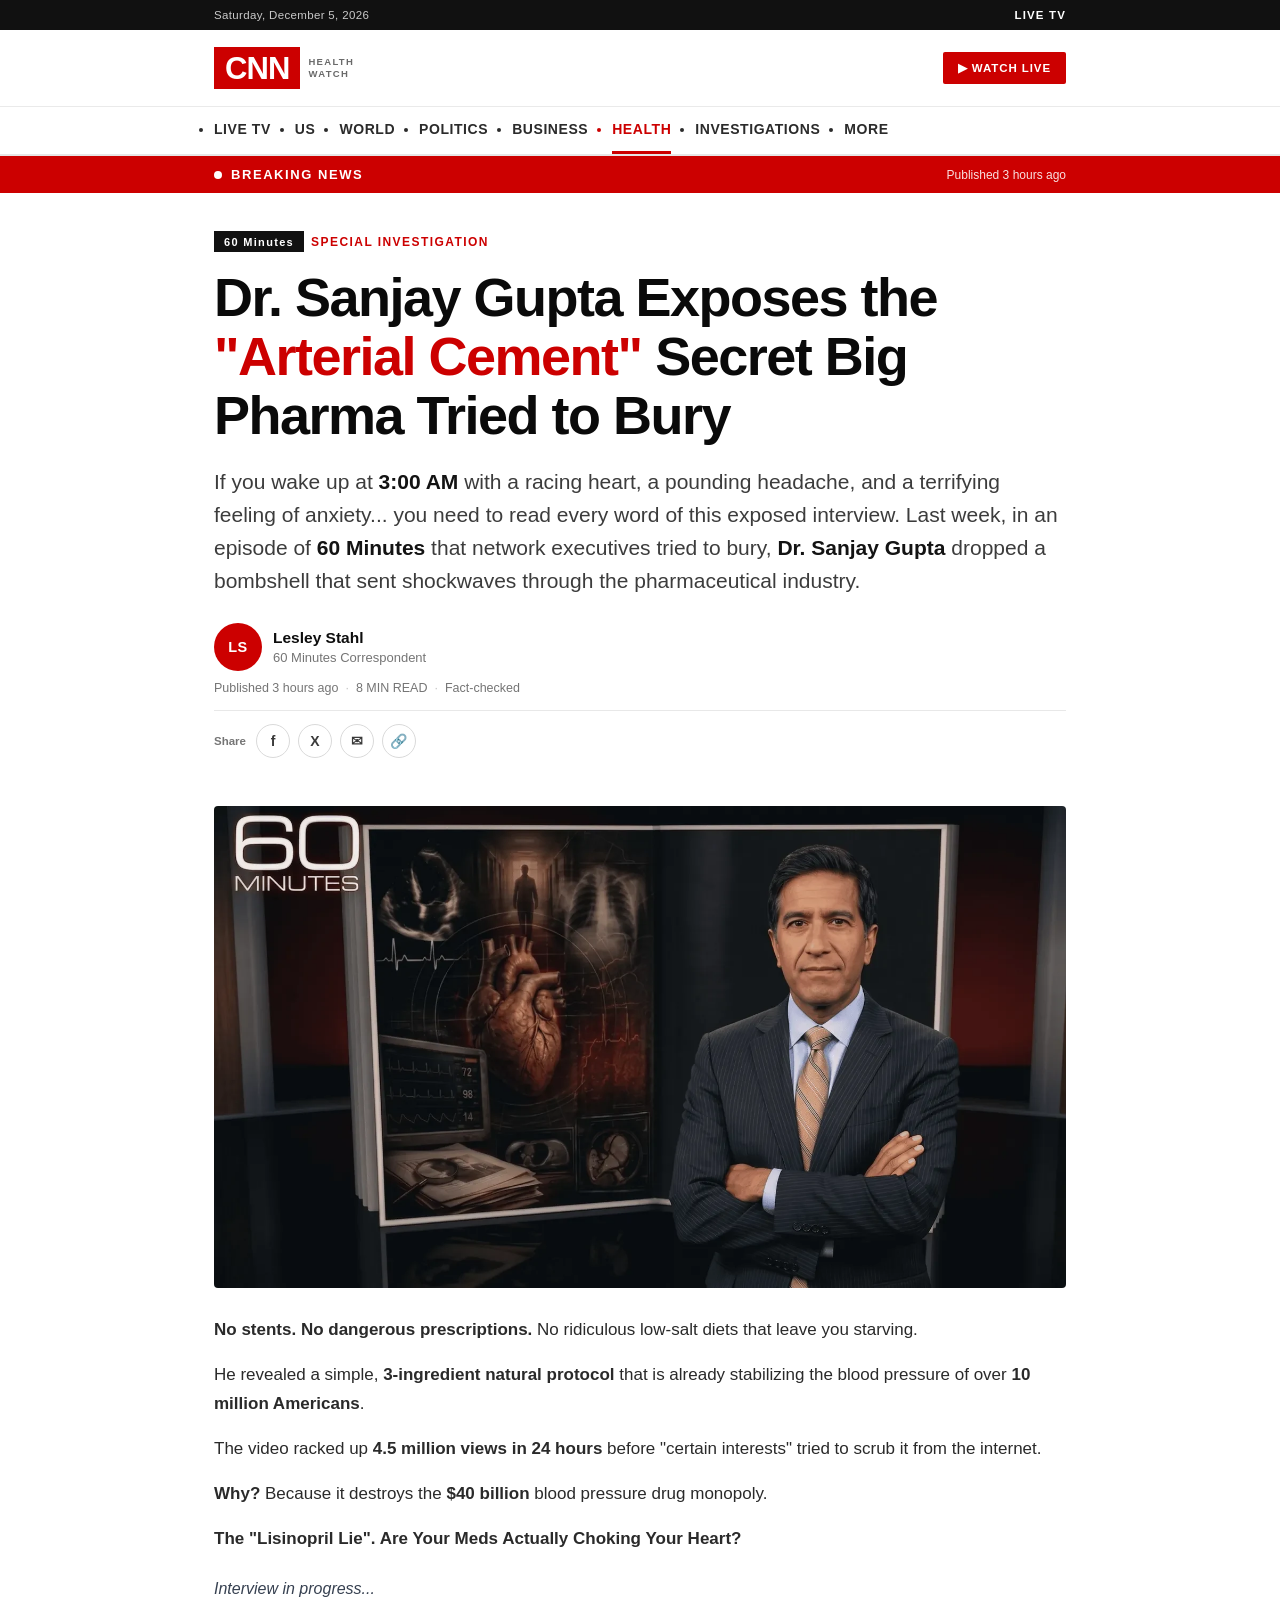
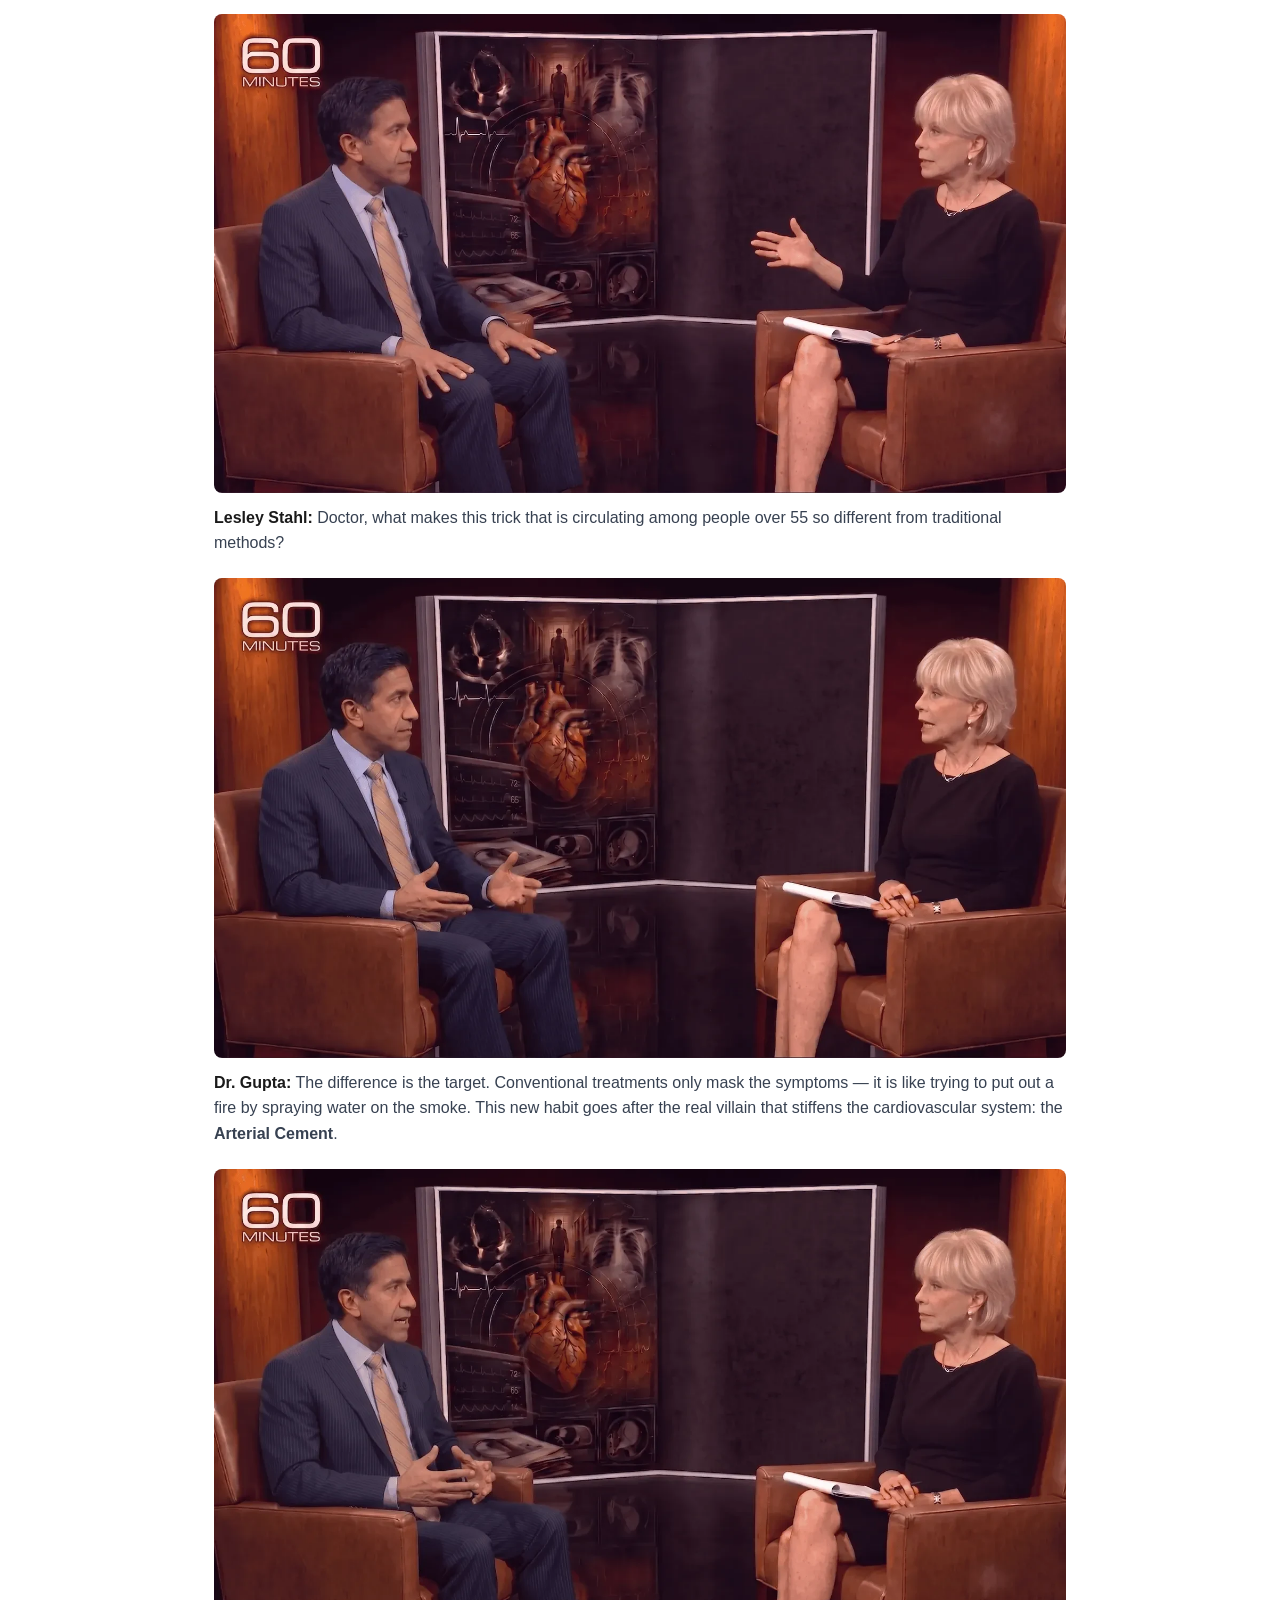
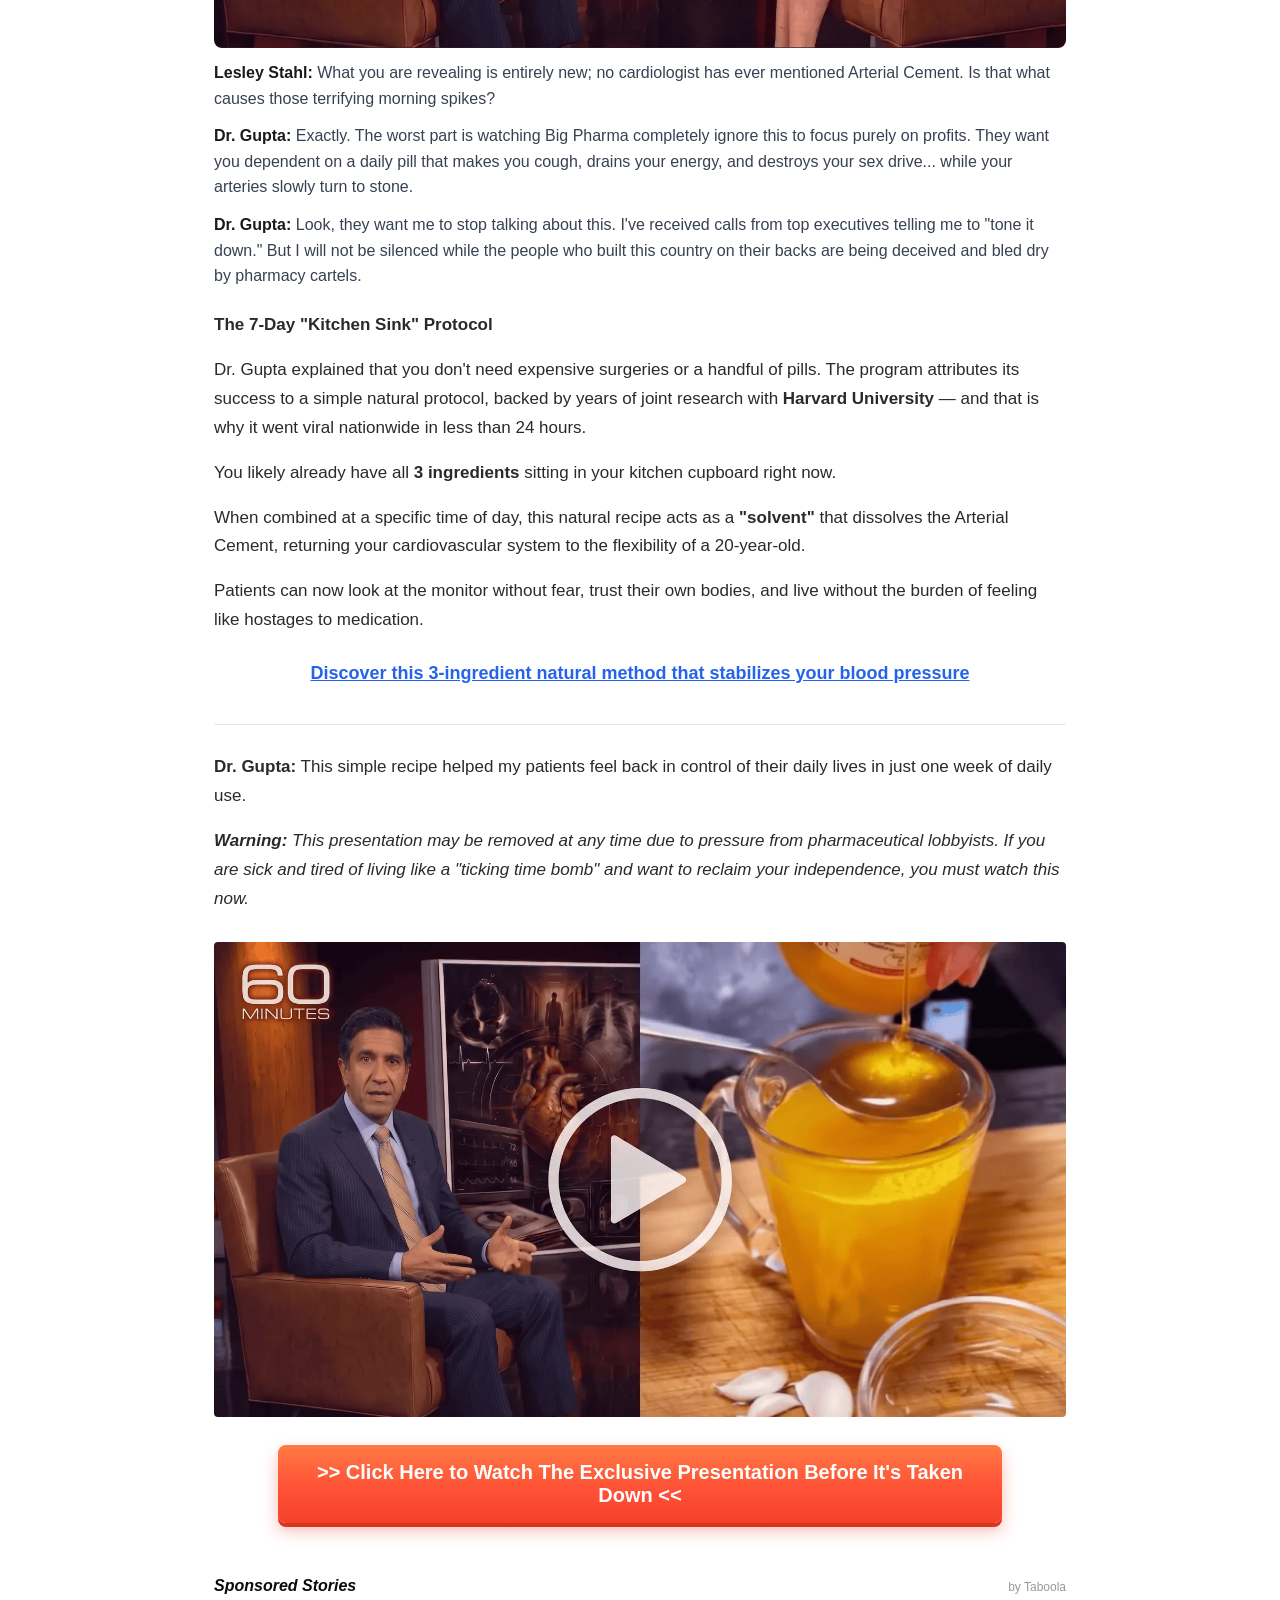
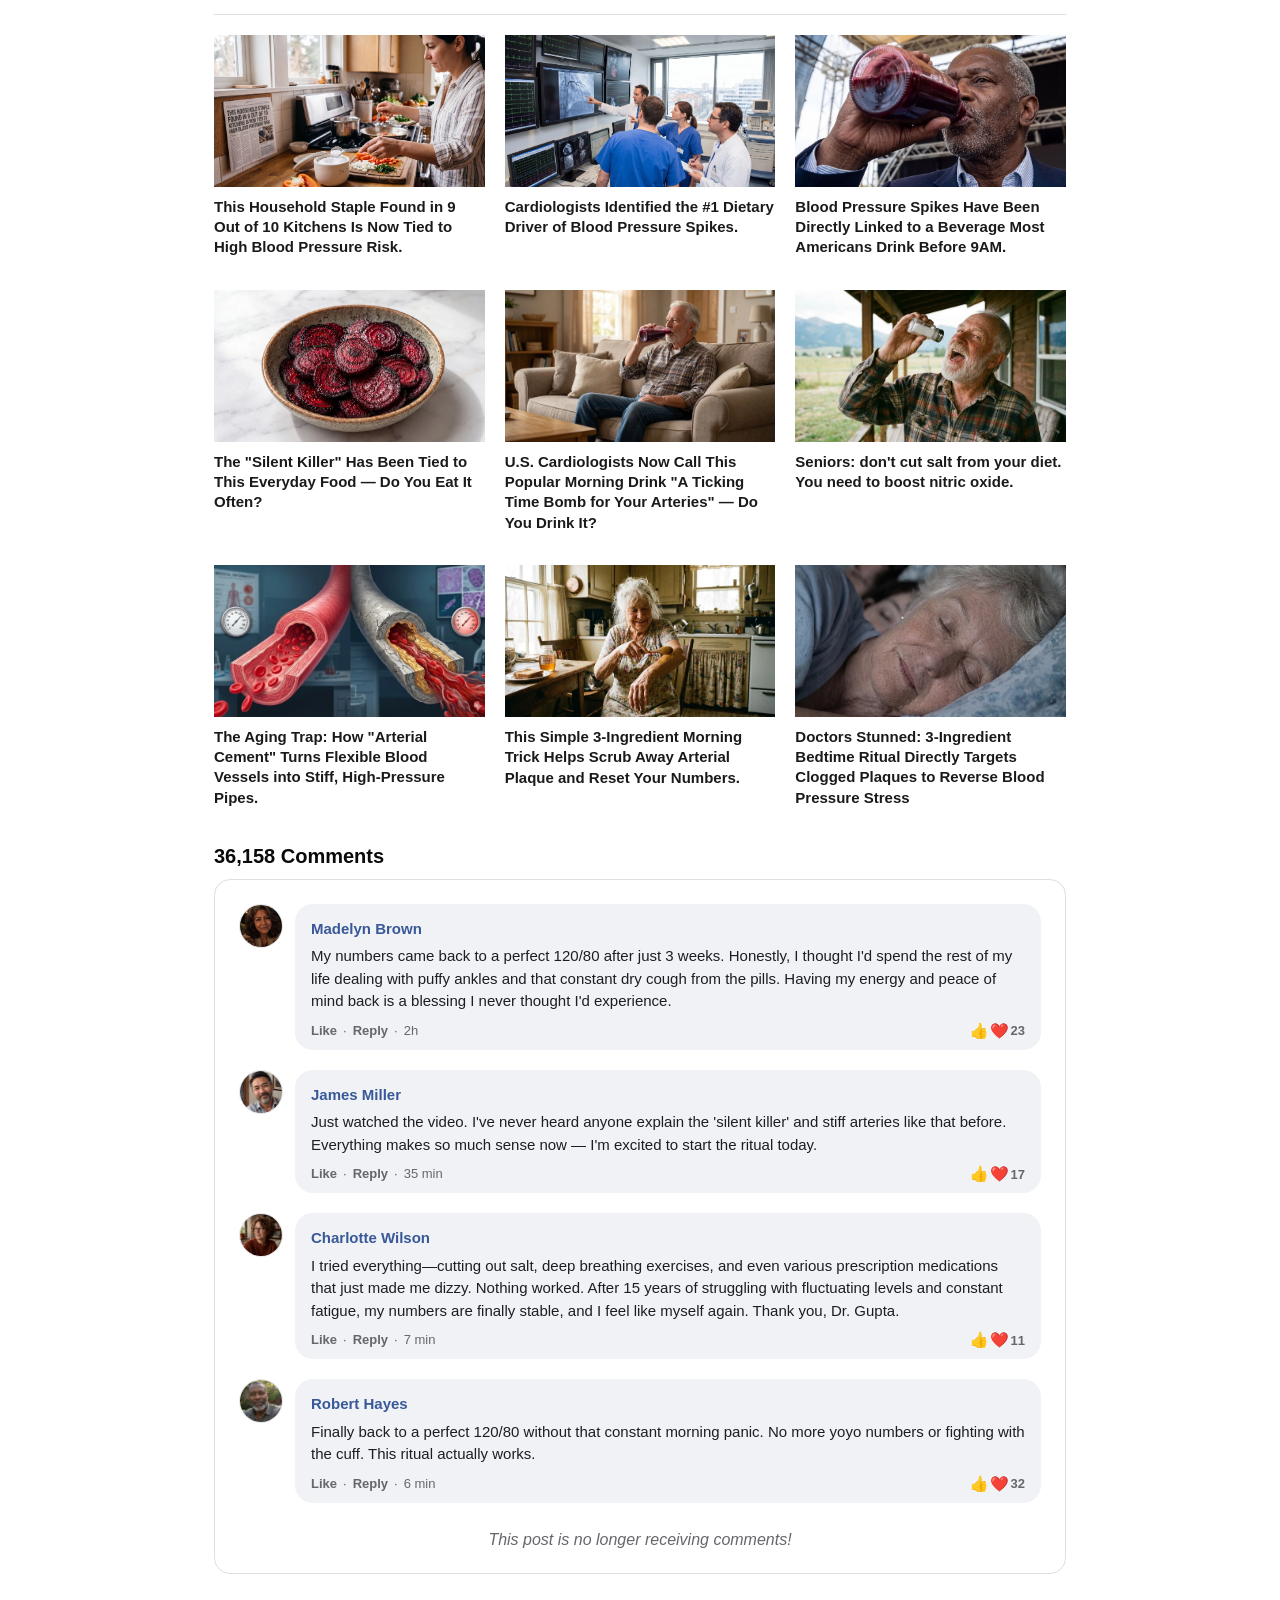
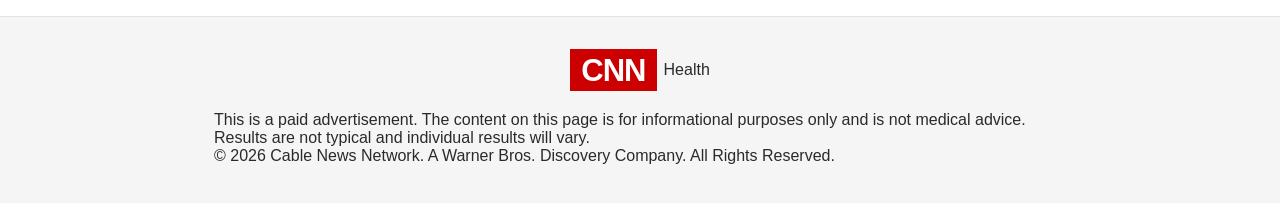
<file: arterial-cement/index.html>
<!DOCTYPE html>
<html lang="en" dir="ltr">
<head>
<meta charset="utf-8">
<meta name="viewport" content="width=device-width,initial-scale=1,shrink-to-fit=no">
<title>Health</title>
<meta name="robots" content="index, follow">
<link rel="icon" type="image/png" href="images/favicon.png">
<style>:root{--white:#ffffff}
html{scroll-behavior:smooth}
body{font-family:Roboto,sans-serif;min-height:100vh;-webkit-font-smoothing:antialiased;overflow-x:hidden}
*,::after,::before,body{margin:0;padding:0;box-sizing:border-box}
a{color:inherit;text-decoration:inherit}
h1{font-size:2em}
h1,h2,h3,h4,h5,h6{font-weight:inherit}
@font-face{font-family:Montserrat;font-style:normal;font-weight:600;font-display:swap;src:url(fonts/JTUHjIg1_i6t8kCHKm4532VJOt5-QNFgpCu173w0aXpsog.woff2) format('woff2');unicode-range:U+0460-052F,U+1C80-1C8A,U+20B4,U+2DE0-2DFF,U+A640-A69F,U+FE2E-FE2F}
@font-face{font-family:Montserrat;font-style:normal;font-weight:600;font-display:swap;src:url(fonts/JTUHjIg1_i6t8kCHKm4532VJOt5-QNFgpCu173w9aXpsog.woff2) format('woff2');unicode-range:U+0301,U+0400-045F,U+0490-0491,U+04B0-04B1,U+2116}
@font-face{font-family:Montserrat;font-style:normal;font-weight:600;font-display:swap;src:url(fonts/JTUHjIg1_i6t8kCHKm4532VJOt5-QNFgpCu173w2aXpsog.woff2) format('woff2');unicode-range:U+0102-0103,U+0110-0111,U+0128-0129,U+0168-0169,U+01A0-01A1,U+01AF-01B0,U+0300-0301,U+0303-0304,U+0308-0309,U+0323,U+0329,U+1EA0-1EF9,U+20AB}
@font-face{font-family:Montserrat;font-style:normal;font-weight:600;font-display:swap;src:url(fonts/JTUHjIg1_i6t8kCHKm4532VJOt5-QNFgpCu173w3aXpsog.woff2) format('woff2');unicode-range:U+0100-02BA,U+02BD-02C5,U+02C7-02CC,U+02CE-02D7,U+02DD-02FF,U+0304,U+0308,U+0329,U+1D00-1DBF,U+1E00-1E9F,U+1EF2-1EFF,U+2020,U+20A0-20AB,U+20AD-20C0,U+2113,U+2C60-2C7F,U+A720-A7FF}
@font-face{font-family:Montserrat;font-style:normal;font-weight:600;font-display:swap;src:url(fonts/JTUHjIg1_i6t8kCHKm4532VJOt5-QNFgpCu173w5aXo.woff2) format('woff2');unicode-range:U+0000-00FF,U+0131,U+0152-0153,U+02BB-02BC,U+02C6,U+02DA,U+02DC,U+0304,U+0308,U+0329,U+2000-206F,U+20AC,U+2122,U+2191,U+2193,U+2212,U+2215,U+FEFF,U+FFFD}
@font-face{font-family:Poppins;font-style:normal;font-weight:400;font-display:swap;src:url(fonts/pxiEyp8kv8JHgFVrJJbecmNE.woff2) format('woff2');unicode-range:U+0900-097F,U+1CD0-1CF9,U+200C-200D,U+20A8,U+20B9,U+20F0,U+25CC,U+A830-A839,U+A8E0-A8FF,U+11B00-11B09}
@font-face{font-family:Poppins;font-style:normal;font-weight:400;font-display:swap;src:url(fonts/pxiEyp8kv8JHgFVrJJnecmNE.woff2) format('woff2');unicode-range:U+0100-02BA,U+02BD-02C5,U+02C7-02CC,U+02CE-02D7,U+02DD-02FF,U+0304,U+0308,U+0329,U+1D00-1DBF,U+1E00-1E9F,U+1EF2-1EFF,U+2020,U+20A0-20AB,U+20AD-20C0,U+2113,U+2C60-2C7F,U+A720-A7FF}
@font-face{font-family:Poppins;font-style:normal;font-weight:400;font-display:swap;src:url(fonts/pxiEyp8kv8JHgFVrJJfecg.woff2) format('woff2');unicode-range:U+0000-00FF,U+0131,U+0152-0153,U+02BB-02BC,U+02C6,U+02DA,U+02DC,U+0304,U+0308,U+0329,U+2000-206F,U+20AC,U+2122,U+2191,U+2193,U+2212,U+2215,U+FEFF,U+FFFD}
@font-face{font-family:Roboto;font-style:normal;font-weight:400;font-stretch:100%;font-display:swap;src:url(fonts/KFOMCnqEu92Fr1ME7kSn66aGLdTylUAMQXC89YmC2DPNWubEbVmZiArmlw.woff2) format('woff2');unicode-range:U+0460-052F,U+1C80-1C8A,U+20B4,U+2DE0-2DFF,U+A640-A69F,U+FE2E-FE2F}
@font-face{font-family:Roboto;font-style:normal;font-weight:400;font-stretch:100%;font-display:swap;src:url(fonts/KFOMCnqEu92Fr1ME7kSn66aGLdTylUAMQXC89YmC2DPNWubEbVmQiArmlw.woff2) format('woff2');unicode-range:U+0301,U+0400-045F,U+0490-0491,U+04B0-04B1,U+2116}
@font-face{font-family:Roboto;font-style:normal;font-weight:400;font-stretch:100%;font-display:swap;src:url(fonts/KFOMCnqEu92Fr1ME7kSn66aGLdTylUAMQXC89YmC2DPNWubEbVmYiArmlw.woff2) format('woff2');unicode-range:U+1F00-1FFF}
@font-face{font-family:Roboto;font-style:normal;font-weight:400;font-stretch:100%;font-display:swap;src:url(fonts/KFOMCnqEu92Fr1ME7kSn66aGLdTylUAMQXC89YmC2DPNWubEbVmXiArmlw.woff2) format('woff2');unicode-range:U+0370-0377,U+037A-037F,U+0384-038A,U+038C,U+038E-03A1,U+03A3-03FF}
@font-face{font-family:Roboto;font-style:normal;font-weight:400;font-stretch:100%;font-display:swap;src:url(fonts/KFOMCnqEu92Fr1ME7kSn66aGLdTylUAMQXC89YmC2DPNWubEbVnoiArmlw.woff2) format('woff2');unicode-range:U+0302-0303,U+0305,U+0307-0308,U+0310,U+0312,U+0315,U+031A,U+0326-0327,U+032C,U+032F-0330,U+0332-0333,U+0338,U+033A,U+0346,U+034D,U+0391-03A1,U+03A3-03A9,U+03B1-03C9,U+03D1,U+03D5-03D6,U+03F0-03F1,U+03F4-03F5,U+2016-2017,U+2034-2038,U+203C,U+2040,U+2043,U+2047,U+2050,U+2057,U+205F,U+2070-2071,U+2074-208E,U+2090-209C,U+20D0-20DC,U+20E1,U+20E5-20EF,U+2100-2112,U+2114-2115,U+2117-2121,U+2123-214F,U+2190,U+2192,U+2194-21AE,U+21B0-21E5,U+21F1-21F2,U+21F4-2211,U+2213-2214,U+2216-22FF,U+2308-230B,U+2310,U+2319,U+231C-2321,U+2336-237A,U+237C,U+2395,U+239B-23B7,U+23D0,U+23DC-23E1,U+2474-2475,U+25AF,U+25B3,U+25B7,U+25BD,U+25C1,U+25CA,U+25CC,U+25FB,U+266D-266F,U+27C0-27FF,U+2900-2AFF,U+2B0E-2B11,U+2B30-2B4C,U+2BFE,U+3030,U+FF5B,U+FF5D,U+1D400-1D7FF,U+1EE00-1EEFF}
@font-face{font-family:Roboto;font-style:normal;font-weight:400;font-stretch:100%;font-display:swap;src:url(fonts/KFOMCnqEu92Fr1ME7kSn66aGLdTylUAMQXC89YmC2DPNWubEbVn6iArmlw.woff2) format('woff2');unicode-range:U+0001-000C,U+000E-001F,U+007F-009F,U+20DD-20E0,U+20E2-20E4,U+2150-218F,U+2190,U+2192,U+2194-2199,U+21AF,U+21E6-21F0,U+21F3,U+2218-2219,U+2299,U+22C4-22C6,U+2300-243F,U+2440-244A,U+2460-24FF,U+25A0-27BF,U+2800-28FF,U+2921-2922,U+2981,U+29BF,U+29EB,U+2B00-2BFF,U+4DC0-4DFF,U+FFF9-FFFB,U+10140-1018E,U+10190-1019C,U+101A0,U+101D0-101FD,U+102E0-102FB,U+10E60-10E7E,U+1D2C0-1D2D3,U+1D2E0-1D37F,U+1F000-1F0FF,U+1F100-1F1AD,U+1F1E6-1F1FF,U+1F30D-1F30F,U+1F315,U+1F31C,U+1F31E,U+1F320-1F32C,U+1F336,U+1F378,U+1F37D,U+1F382,U+1F393-1F39F,U+1F3A7-1F3A8,U+1F3AC-1F3AF,U+1F3C2,U+1F3C4-1F3C6,U+1F3CA-1F3CE,U+1F3D4-1F3E0,U+1F3ED,U+1F3F1-1F3F3,U+1F3F5-1F3F7,U+1F408,U+1F415,U+1F41F,U+1F426,U+1F43F,U+1F441-1F442,U+1F444,U+1F446-1F449,U+1F44C-1F44E,U+1F453,U+1F46A,U+1F47D,U+1F4A3,U+1F4B0,U+1F4B3,U+1F4B9,U+1F4BB,U+1F4BF,U+1F4C8-1F4CB,U+1F4D6,U+1F4DA,U+1F4DF,U+1F4E3-1F4E6,U+1F4EA-1F4ED,U+1F4F7,U+1F4F9-1F4FB,U+1F4FD-1F4FE,U+1F503,U+1F507-1F50B,U+1F50D,U+1F512-1F513,U+1F53E-1F54A,U+1F54F-1F5FA,U+1F610,U+1F650-1F67F,U+1F687,U+1F68D,U+1F691,U+1F694,U+1F698,U+1F6AD,U+1F6B2,U+1F6B9-1F6BA,U+1F6BC,U+1F6C6-1F6CF,U+1F6D3-1F6D7,U+1F6E0-1F6EA,U+1F6F0-1F6F3,U+1F6F7-1F6FC,U+1F700-1F7FF,U+1F800-1F80B,U+1F810-1F847,U+1F850-1F859,U+1F860-1F887,U+1F890-1F8AD,U+1F8B0-1F8BB,U+1F8C0-1F8C1,U+1F900-1F90B,U+1F93B,U+1F946,U+1F984,U+1F996,U+1F9E9,U+1FA00-1FA6F,U+1FA70-1FA7C,U+1FA80-1FA89,U+1FA8F-1FAC6,U+1FACE-1FADC,U+1FADF-1FAE9,U+1FAF0-1FAF8,U+1FB00-1FBFF}
@font-face{font-family:Roboto;font-style:normal;font-weight:400;font-stretch:100%;font-display:swap;src:url(fonts/KFOMCnqEu92Fr1ME7kSn66aGLdTylUAMQXC89YmC2DPNWubEbVmbiArmlw.woff2) format('woff2');unicode-range:U+0102-0103,U+0110-0111,U+0128-0129,U+0168-0169,U+01A0-01A1,U+01AF-01B0,U+0300-0301,U+0303-0304,U+0308-0309,U+0323,U+0329,U+1EA0-1EF9,U+20AB}
@font-face{font-family:Roboto;font-style:normal;font-weight:400;font-stretch:100%;font-display:swap;src:url(fonts/KFOMCnqEu92Fr1ME7kSn66aGLdTylUAMQXC89YmC2DPNWubEbVmaiArmlw.woff2) format('woff2');unicode-range:U+0100-02BA,U+02BD-02C5,U+02C7-02CC,U+02CE-02D7,U+02DD-02FF,U+0304,U+0308,U+0329,U+1D00-1DBF,U+1E00-1E9F,U+1EF2-1EFF,U+2020,U+20A0-20AB,U+20AD-20C0,U+2113,U+2C60-2C7F,U+A720-A7FF}
@font-face{font-family:Roboto;font-style:normal;font-weight:400;font-stretch:100%;font-display:swap;src:url(fonts/KFOMCnqEu92Fr1ME7kSn66aGLdTylUAMQXC89YmC2DPNWubEbVmUiAo.woff2) format('woff2');unicode-range:U+0000-00FF,U+0131,U+0152-0153,U+02BB-02BC,U+02C6,U+02DA,U+02DC,U+0304,U+0308,U+0329,U+2000-206F,U+20AC,U+2122,U+2191,U+2193,U+2212,U+2215,U+FEFF,U+FFFD}
.sh-wrap{width:100%;margin:0 auto;background:#fff;font-family:Inter,Helvetica,Arial,sans-serif;color:#0d0d0d;-webkit-font-smoothing:antialiased;text-align:left}
.sh-wrap *,.sh-wrap ::after,.sh-wrap ::before{box-sizing:border-box}
.sh-wrap h1,.sh-wrap h2,.sh-wrap p{margin:0;padding:0}
.sh-wrap li,.sh-wrap ul{margin:0;padding:0;list-style:none}
body{overflow-x:hidden}
.sh-col,.sh-in{width:100%;max-width:740px;margin-left:auto;margin-right:auto;padding-left:14px;padding-right:14px}
.sh-breaking,.sh-mastbar,.sh-nav,.sh-topbar{width:100vw;max-width:100vw;margin-left:calc(50% - 50vw);margin-right:calc(50% - 50vw)}
.sh-topbar{background:#111;color:#c9c9c9}
.sh-topbar .sh-in{display:flex;justify-content:space-between;align-items:center;padding-top:7px;padding-bottom:7px;font-size:10.5px;letter-spacing:.03em}
.sh-topbar-right{display:flex;align-items:center;gap:6px}
.sh-livedot{width:7px;height:7px;border-radius:50%;background:#c00;animation:shBlink 1.3s ease-in-out infinite}
@keyframes shBlink{0%,100%{opacity:1}50%{opacity:.2}}
.sh-topbar-live{color:#fff;font-weight:700;letter-spacing:.1em}
.sh-mastbar{background:#fff;border-bottom:1px solid #eaeaea}
.sh-mastbar .sh-in{display:flex;justify-content:space-between;align-items:center;padding-top:13px;padding-bottom:13px}
.sh-logo{display:flex;align-items:center;gap:8px}
.sh-logo-mark{background:#c00;color:#fff;font-weight:900;font-size:21px;letter-spacing:-.03em;padding:5px 9px 4px;line-height:1}
.sh-logo-sub{font-size:8.5px;font-weight:700;color:#6a6a6a;letter-spacing:.14em;line-height:1.3;max-width:78px}
.sh-watch{background:#c00;color:#fff;font-size:10.5px;font-weight:800;letter-spacing:.08em;padding:7px 11px;border-radius:2px;white-space:nowrap}
.sh-nav{background:#fff;border-bottom:2px solid #e6e6e6;overflow-x:auto;-webkit-overflow-scrolling:touch;scrollbar-width:none}
.sh-nav::-webkit-scrollbar{display:none}
.sh-nav-list{display:flex;align-items:center;gap:17px;white-space:nowrap}
.sh-nav-list li{font-size:12px;font-weight:700;color:#2b2b2b;letter-spacing:.04em;text-transform:uppercase;padding:11px 0;border-bottom:3px solid transparent;cursor:default}
.sh-nav-active{color:#c00!important;border-bottom-color:#c00!important}
.sh-breaking{background:#c00}
.sh-breaking .sh-in{display:flex;align-items:center;gap:9px;padding-top:9px;padding-bottom:9px}
.sh-breaking-dot{width:8px;height:8px;border-radius:50%;background:#fff;flex-shrink:0;animation:shBlink 1.3s ease-in-out infinite}
.sh-breaking-label{color:#fff;font-size:11.5px;font-weight:900;letter-spacing:.12em}
.sh-breaking-time{color:rgba(255,255,255,.88);font-size:10.5px;font-weight:500;margin-left:auto;white-space:nowrap}
.sh-article{padding-top:20px;padding-bottom:4px}
.sh-kicker{display:flex;align-items:center;flex-wrap:wrap;gap:7px;margin-bottom:13px}
.sh-kicker-show{background:#111;color:#fff;font-size:10px;font-weight:900;letter-spacing:.12em;padding:4px 8px 3px}
.sh-kicker-cat{font-size:10.5px;font-weight:800;color:#c00;letter-spacing:.12em}
.sh-headline{font-family:Inter,Helvetica,Arial,sans-serif;font-size:30px;line-height:1.14;font-weight:900;letter-spacing:-.028em;color:#0a0a0a;margin-bottom:15px!important}
.sh-headline em{font-style:normal;color:#c00}
.sh-standfirst{font-size:15.5px;line-height:1.56;color:#3c3c3c;font-weight:400;margin-bottom:20px!important}
.sh-standfirst b{font-weight:700;color:#131313}
.sh-byline{display:flex;align-items:center;gap:11px;margin-bottom:10px}
.sh-byline-avatar{width:40px;height:40px;border-radius:50%;background:#c00;color:#fff;font-size:12.5px;font-weight:800;letter-spacing:.03em;display:flex;align-items:center;justify-content:center;flex-shrink:0}
.sh-byline-info{display:flex;flex-direction:column;line-height:1.35}
.sh-byline-name{font-size:13.5px;font-weight:800;color:#0d0d0d}
.sh-byline-role{font-size:11.5px;color:#757575;font-weight:500}
.sh-meta{display:flex;align-items:center;gap:7px;flex-wrap:wrap;font-size:11.5px;color:#757575;padding-bottom:12px;border-bottom:1px solid #e8e8e8}
.sh-meta-dot{color:#c4c4c4}
.sh-sharebar{display:flex;align-items:center;gap:8px;padding:13px 0 16px}
.sh-share-label{font-size:11.5px;font-weight:700;color:#757575;margin-right:2px}
.sh-share-btn{width:30px;height:30px;border:1px solid #dadada;border-radius:50%;display:flex;align-items:center;justify-content:center;font-size:12.5px;font-weight:700;color:#3a3a3a;cursor:default}
@media (min-width:768px){.sh-col,.sh-in{padding-left:24px;padding-right:24px}.sh-topbar .sh-in{font-size:11.5px;padding-top:9px;padding-bottom:9px}.sh-mastbar .sh-in{padding-top:17px;padding-bottom:17px}.sh-logo-mark{font-size:27px;padding:6px 11px 5px}.sh-logo-sub{font-size:9.5px;max-width:92px}.sh-watch{font-size:11.5px;padding:9px 15px}.sh-nav-list{gap:24px}.sh-nav-list li{font-size:13px;padding:14px 0}.sh-breaking .sh-in{padding-top:11px;padding-bottom:11px}.sh-breaking-label{font-size:13px}.sh-breaking-time{font-size:12px}.sh-article{padding-top:32px}.sh-kicker{margin-bottom:16px}.sh-kicker-show{font-size:11px;padding:5px 10px 4px}.sh-kicker-cat{font-size:12px}.sh-headline{font-size:43px;line-height:1.09;margin-bottom:20px!important}.sh-standfirst{font-size:18.5px;line-height:1.58;margin-bottom:26px!important}.sh-byline-avatar{width:48px;height:48px;font-size:14.5px}.sh-byline-name{font-size:15.5px}.sh-byline-role{font-size:13px}.sh-meta{font-size:12.5px;padding-bottom:15px}.sh-share-btn{width:34px;height:34px;font-size:14px}}
@media (min-width:1280px){.sh-col,.sh-in{max-width:900px}.sh-headline{font-size:54px}.sh-standfirst{font-size:21px}.sh-logo-mark{font-size:31px}.sh-nav-list li{font-size:14px}.sh-article{padding-top:38px}}
@media (min-width:1920px){.sh-col,.sh-in{max-width:1000px}.sh-headline{font-size:62px}.sh-standfirst{font-size:23px}.sh-logo-mark{font-size:35px}}
@media (max-width:389px){.sh-headline{font-size:26px}.sh-standfirst{font-size:14.5px}.sh-logo-sub{display:none}.sh-watch{font-size:9.5px;padding:6px 9px}.sh-breaking-time{display:none}}
.sh-wrap{width:100%;margin:0 auto;background:#fff;font-family:Inter,Helvetica,Arial,sans-serif;color:#0d0d0d;-webkit-font-smoothing:antialiased;text-align:left}
.sh-wrap *,.sh-wrap ::after,.sh-wrap ::before{box-sizing:border-box}
.sh-col,.sh-in{width:100%;max-width:740px;margin-left:auto;margin-right:auto;padding-left:14px;padding-right:14px}
body{overflow-x:hidden}
.sh-body{padding-top:6px;padding-bottom:4px}
.sh-wrap .sh-body p{font-size:17px;line-height:1.68;color:#1f1f1f;margin:0 0 20px 0;padding:0}
.sh-wrap .sh-body p.sh-lead{font-size:18.5px;line-height:1.6;color:#111;font-weight:500}
.sh-wrap .sh-body p.sh-punch{font-size:19px;line-height:1.5;color:#0a0a0a;font-weight:800}
.sh-wrap .sh-body p b{font-weight:700;color:#0a0a0a}
.sh-wrap .sh-body h2{font-size:25px;line-height:1.2;font-weight:900;letter-spacing:-.026em;color:#0a0a0a;margin:34px 0 15px 0;padding:0}
.sh-wrap .sh-body a{color:#0b5fcc;text-decoration:underline;font-weight:500}
.sh-quote{border-left:4px solid #c00;padding:3px 0 3px 16px;margin:0 0 22px 0}
.sh-wrap .sh-quote p{font-size:19.5px;line-height:1.48;color:#141414;font-weight:600;font-style:italic;margin:0 0 8px 0}
.sh-quote-src{font-size:12.5px;color:#757575;font-weight:600;letter-spacing:.02em}
.sh-stat{background:#f7f7f7;border-left:5px solid #c00;padding:18px;margin:0 0 24px 0}
.sh-stat-num{font-size:42px;font-weight:900;color:#c00;line-height:1;letter-spacing:-.04em;display:block;margin-bottom:8px}
.sh-wrap .sh-stat p{font-size:14.5px!important;line-height:1.5!important;color:#444;margin:0!important}
@media (min-width:768px){.sh-col,.sh-in{padding-left:24px;padding-right:24px}.sh-wrap .sh-body p{font-size:19px;line-height:1.7;margin-bottom:24px}.sh-wrap .sh-body p.sh-lead{font-size:21px}.sh-wrap .sh-body p.sh-punch{font-size:22px}.sh-wrap .sh-body h2{font-size:33px;margin:44px 0 18px 0}.sh-wrap .sh-quote p{font-size:23px}.sh-quote{padding-left:22px;margin-bottom:28px}.sh-stat{padding:24px;margin-bottom:30px}.sh-stat-num{font-size:54px}.sh-wrap .sh-stat p{font-size:16px!important}}
@media (min-width:1280px){.sh-col,.sh-in{max-width:900px}.sh-wrap .sh-body p{font-size:20px;line-height:1.72}.sh-wrap .sh-body p.sh-lead{font-size:23px}.sh-wrap .sh-body p.sh-punch{font-size:24px}.sh-wrap .sh-body h2{font-size:38px}.sh-wrap .sh-quote p{font-size:25px}.sh-stat-num{font-size:60px}}
@media (min-width:1920px){.sh-col,.sh-in{max-width:1000px}.sh-wrap .sh-body p{font-size:21px}.sh-wrap .sh-body h2{font-size:42px}.sh-wrap .sh-quote p{font-size:27px}}
@media (max-width:389px){.sh-wrap .sh-body p{font-size:16px}.sh-wrap .sh-body p.sh-lead{font-size:17px}.sh-wrap .sh-body p.sh-punch{font-size:17.5px}.sh-wrap .sh-body h2{font-size:22px}.sh-stat-num{font-size:36px}}
.sh-wrap{width:100%;margin:0 auto;background:#fff;font-family:Inter,Helvetica,Arial,sans-serif;-webkit-font-smoothing:antialiased}
.sh-wrap *,.sh-wrap ::after,.sh-wrap ::before{box-sizing:border-box}
.sh-col,.sh-in{width:100%;max-width:740px;margin-left:auto;margin-right:auto;padding-left:14px;padding-right:14px}
.sh-ctabox{margin:24px 0 28px;text-align:center}
.sh-live-cta{display:flex;align-items:center;justify-content:center;gap:8px;margin-bottom:13px}
.sh-live-dot{width:9px;height:9px;border-radius:50%;background:#c00;flex-shrink:0;animation:shPulse 1.5s ease-in-out infinite}
@keyframes shPulse{0%{box-shadow:0 0 0 0 rgba(204,0,0,.55);opacity:1}70%{box-shadow:0 0 0 9px rgba(204,0,0,0);opacity:.6}100%{box-shadow:0 0 0 0 rgba(204,0,0,0);opacity:1}}
.sh-live-txt{font-size:13px;color:#333;font-weight:600;line-height:1.35}
.sh-live-num{font-weight:900;color:#c00}
.sh-cta{display:block;width:100%;background:#b80000;color:#fff!important;text-decoration:none!important;font-family:Inter,Helvetica,Arial,sans-serif;font-size:17px;font-weight:800;line-height:1.32;letter-spacing:.01em;text-transform:uppercase;padding:19px 18px;border-radius:6px;border:0;box-shadow:0 6px 0 #7d0000,0 10px 22px rgba(0,0,0,.28);animation:shCtaPulse 2.1s ease-in-out infinite;cursor:pointer}
.sh-cta:hover{background:#a00000}
.sh-cta:active{transform:translateY(4px);box-shadow:0 2px 0 #7d0000,0 4px 10px rgba(0,0,0,.25)}
.sh-cta-play{font-size:15px;margin-right:7px}
@keyframes shCtaPulse{0%,100%{transform:scale(1)}50%{transform:scale(1.022)}}
.sh-cta-sub{display:block;margin-top:11px;font-size:12px;color:#757575;font-weight:500;letter-spacing:.02em}
@media (min-width:768px){.sh-col,.sh-in{padding-left:24px;padding-right:24px}.sh-live-txt{font-size:14.5px}.sh-cta{font-size:20px;padding:23px 24px}.sh-cta-play{font-size:17px}.sh-cta-sub{font-size:13px}.sh-ctabox{margin:30px 0 36px}}
@media (min-width:1280px){.sh-col,.sh-in{max-width:900px}.sh-cta{font-size:22px;padding:26px 28px}.sh-live-txt{font-size:16px}}
@media (min-width:1920px){.sh-col,.sh-in{max-width:1000px}.sh-cta{font-size:24px;padding:29px 30px}}
@media (max-width:389px){.sh-cta{font-size:15px;padding:17px 12px}.sh-live-txt{font-size:12px}}
.sh-wrap{width:100%;margin:0 auto;background:#fff;font-family:Inter,Helvetica,Arial,sans-serif;color:#0d0d0d;-webkit-font-smoothing:antialiased;text-align:left}
.sh-wrap *,.sh-wrap ::after,.sh-wrap ::before{box-sizing:border-box}
.sh-col,.sh-in{width:100%;max-width:740px;margin-left:auto;margin-right:auto;padding-left:14px;padding-right:14px}
.sh-body{padding-top:4px;padding-bottom:4px}
.sh-wrap .sh-body p{font-size:17px;line-height:1.68;color:#1f1f1f;margin:0 0 20px 0;padding:0}
.sh-wrap .sh-body p.sh-punch{font-size:19px;line-height:1.5;color:#0a0a0a;font-weight:800}
.sh-wrap .sh-body p b{font-weight:700;color:#0a0a0a}
.sh-wrap .sh-body h2{font-size:25px;line-height:1.2;font-weight:900;letter-spacing:-.026em;color:#0a0a0a;margin:10px 0 15px 0;padding:0}
.sh-wrap .sh-body a{color:#0b5fcc;text-decoration:underline;font-weight:500}
.sh-quote{border-left:4px solid #c00;padding:3px 0 3px 16px;margin:0 0 22px 0}
.sh-wrap .sh-quote p{font-size:19.5px;line-height:1.48;color:#141414;font-weight:600;font-style:italic;margin:0 0 8px 0}
.sh-quote-src{font-size:12.5px;color:#757575;font-weight:600;letter-spacing:.02em}
.sh-tape{background:#111;padding:20px 18px;margin:0 0 24px 0;border-radius:3px}
.sh-tape-label{display:flex;align-items:center;gap:8px;margin-bottom:13px}
.sh-tape-dot{width:8px;height:8px;border-radius:50%;background:#c00;animation:shPulse 1.5s ease-in-out infinite}
@keyframes shPulse{0%{box-shadow:0 0 0 0 rgba(204,0,0,.55);opacity:1}70%{box-shadow:0 0 0 9px rgba(204,0,0,0);opacity:.6}100%{box-shadow:0 0 0 0 rgba(204,0,0,0);opacity:1}}
.sh-tape-tag{color:#ff6b6b;font-size:10px;font-weight:900;letter-spacing:.14em}
.sh-wrap .sh-tape p{color:#fff!important;font-size:18.5px!important;line-height:1.5!important;font-weight:600;font-style:italic;margin:0 0 11px 0!important}
.sh-tape-src{color:#9a9a9a;font-size:12px;font-weight:600;letter-spacing:.02em}
@media (min-width:768px){.sh-col,.sh-in{padding-left:24px;padding-right:24px}.sh-wrap .sh-body p{font-size:19px;line-height:1.7;margin-bottom:24px}.sh-wrap .sh-body p.sh-punch{font-size:22px}.sh-wrap .sh-body h2{font-size:33px;margin:14px 0 18px 0}.sh-wrap .sh-quote p{font-size:23px}.sh-quote{padding-left:22px;margin-bottom:28px}.sh-tape{padding:26px 24px;margin-bottom:30px}.sh-wrap .sh-tape p{font-size:22px!important}.sh-tape-tag{font-size:11px}}
@media (min-width:1280px){.sh-col,.sh-in{max-width:900px}.sh-wrap .sh-body p{font-size:20px;line-height:1.72}.sh-wrap .sh-body p.sh-punch{font-size:24px}.sh-wrap .sh-body h2{font-size:38px}.sh-wrap .sh-quote p{font-size:25px}.sh-wrap .sh-tape p{font-size:24px!important}}
@media (min-width:1920px){.sh-col,.sh-in{max-width:1000px}.sh-wrap .sh-body p{font-size:21px}.sh-wrap .sh-body h2{font-size:42px}.sh-wrap .sh-quote p{font-size:27px}.sh-wrap .sh-tape p{font-size:26px!important}}
@media (max-width:389px){.sh-wrap .sh-body p{font-size:16px}.sh-wrap .sh-body p.sh-punch{font-size:17.5px}.sh-wrap .sh-body h2{font-size:22px}.sh-wrap .sh-tape p{font-size:17px!important}}
.sh-wrap{width:100%;margin:0 auto;background:#fff;font-family:Inter,Helvetica,Arial,sans-serif;-webkit-font-smoothing:antialiased}
.sh-wrap *,.sh-wrap ::after,.sh-wrap ::before{box-sizing:border-box}
.sh-col,.sh-in{width:100%;max-width:740px;margin-left:auto;margin-right:auto;padding-left:14px;padding-right:14px}
.sh-ctabox{margin:24px 0 28px;text-align:center}
.sh-live-cta{display:flex;align-items:center;justify-content:center;gap:8px;margin-bottom:13px}
.sh-live-dot{width:9px;height:9px;border-radius:50%;background:#c00;flex-shrink:0;animation:shPulse 1.5s ease-in-out infinite}
@keyframes shPulse{0%{box-shadow:0 0 0 0 rgba(204,0,0,.55);opacity:1}70%{box-shadow:0 0 0 9px rgba(204,0,0,0);opacity:.6}100%{box-shadow:0 0 0 0 rgba(204,0,0,0);opacity:1}}
.sh-live-txt{font-size:13px;color:#333;font-weight:600;line-height:1.35}
.sh-live-num{font-weight:900;color:#c00}
.sh-cta{display:block;width:100%;background:#b80000;color:#fff!important;text-decoration:none!important;font-family:Inter,Helvetica,Arial,sans-serif;font-size:17px;font-weight:800;line-height:1.32;letter-spacing:.01em;text-transform:uppercase;padding:19px 18px;border-radius:6px;border:0;box-shadow:0 6px 0 #7d0000,0 10px 22px rgba(0,0,0,.28);animation:shCtaPulse 2.1s ease-in-out infinite;cursor:pointer}
.sh-cta:hover{background:#a00000}
.sh-cta:active{transform:translateY(4px);box-shadow:0 2px 0 #7d0000,0 4px 10px rgba(0,0,0,.25)}
.sh-cta-play{font-size:15px;margin-right:7px}
@keyframes shCtaPulse{0%,100%{transform:scale(1)}50%{transform:scale(1.022)}}
.sh-cta-sub{display:block;margin-top:11px;font-size:12px;color:#757575;font-weight:500;letter-spacing:.02em}
@media (min-width:768px){.sh-col,.sh-in{padding-left:24px;padding-right:24px}.sh-live-txt{font-size:14.5px}.sh-cta{font-size:20px;padding:23px 24px}.sh-cta-play{font-size:17px}.sh-cta-sub{font-size:13px}.sh-ctabox{margin:30px 0 36px}}
@media (min-width:1280px){.sh-col,.sh-in{max-width:900px}.sh-cta{font-size:22px;padding:26px 28px}.sh-live-txt{font-size:16px}}
@media (min-width:1920px){.sh-col,.sh-in{max-width:1000px}.sh-cta{font-size:24px;padding:29px 30px}}
@media (max-width:389px){.sh-cta{font-size:15px;padding:17px 12px}.sh-live-txt{font-size:12px}}
.sh-wrap{width:100%;margin:0 auto;background:#fff;font-family:Inter,Helvetica,Arial,sans-serif;color:#0d0d0d;-webkit-font-smoothing:antialiased;text-align:left}
.sh-wrap *,.sh-wrap ::after,.sh-wrap ::before{box-sizing:border-box}
.sh-col,.sh-in{width:100%;max-width:740px;margin-left:auto;margin-right:auto;padding-left:14px;padding-right:14px}
.sh-body{padding-top:4px;padding-bottom:4px}
.sh-wrap .sh-body p{font-size:17px;line-height:1.68;color:#1f1f1f;margin:0 0 20px 0;padding:0}
.sh-wrap .sh-body p.sh-punch{font-size:19px;line-height:1.5;color:#0a0a0a;font-weight:800}
.sh-wrap .sh-body p b{font-weight:700;color:#0a0a0a}
.sh-wrap .sh-body h2{font-size:25px;line-height:1.2;font-weight:900;letter-spacing:-.026em;color:#0a0a0a;margin:10px 0 15px 0;padding:0}
.sh-wrap .sh-body a{color:#0b5fcc;text-decoration:underline;font-weight:500}
.sh-quote{border-left:4px solid #c00;padding:3px 0 3px 16px;margin:0 0 22px 0}
.sh-wrap .sh-quote p{font-size:19.5px;line-height:1.48;color:#141414;font-weight:600;font-style:italic;margin:0 0 8px 0}
.sh-quote-src{font-size:12.5px;color:#757575;font-weight:600;letter-spacing:.02em}
.sh-symp{background:#fff8f8;border:1px solid #f0dada;padding:20px 18px;margin:0 0 24px 0}
.sh-symp-title{font-size:17px;font-weight:900;color:#0a0a0a;margin-bottom:14px;line-height:1.3;letter-spacing:-.02em}
.sh-symp-item{display:flex;gap:11px;margin-bottom:11px}
.sh-symp-item:last-child{margin-bottom:0}
.sh-symp-mark{color:#c00;font-weight:900;font-size:15px;flex-shrink:0;line-height:1.5}
.sh-symp-txt{font-size:15px;line-height:1.5;color:#262626}
.sh-count{background:#8b0000;padding:22px 16px;margin:30px 0;text-align:center;border-radius:4px}
.sh-count-label{color:#ffd9d9;font-size:11.5px;font-weight:800;letter-spacing:.15em;text-transform:uppercase;margin-bottom:11px}
.sh-count-clock{color:#fff;font-size:46px;font-weight:900;letter-spacing:.04em;line-height:1;font-variant-numeric:tabular-nums;margin-bottom:11px}
.sh-count-note{color:rgba(255,255,255,.9);font-size:13px;line-height:1.5;font-weight:500;max-width:430px;margin:0 auto}
@media (min-width:768px){.sh-col,.sh-in{padding-left:24px;padding-right:24px}.sh-wrap .sh-body p{font-size:19px;line-height:1.7;margin-bottom:24px}.sh-wrap .sh-body p.sh-punch{font-size:22px}.sh-wrap .sh-body h2{font-size:33px;margin:14px 0 18px 0}.sh-wrap .sh-quote p{font-size:23px}.sh-quote{padding-left:22px;margin-bottom:28px}.sh-symp{padding:26px 24px;margin-bottom:30px}.sh-symp-title{font-size:20px;margin-bottom:17px}.sh-symp-txt{font-size:16.5px}.sh-count{padding:30px 22px;margin:38px 0}.sh-count-clock{font-size:62px}.sh-count-label{font-size:12.5px}.sh-count-note{font-size:14.5px}}
@media (min-width:1280px){.sh-col,.sh-in{max-width:900px}.sh-wrap .sh-body p{font-size:20px;line-height:1.72}.sh-wrap .sh-body p.sh-punch{font-size:24px}.sh-wrap .sh-body h2{font-size:38px}.sh-wrap .sh-quote p{font-size:25px}.sh-symp-title{font-size:23px}.sh-symp-txt{font-size:18px}.sh-count-clock{font-size:72px}}
@media (min-width:1920px){.sh-col,.sh-in{max-width:1000px}.sh-wrap .sh-body p{font-size:21px}.sh-wrap .sh-body h2{font-size:42px}.sh-wrap .sh-quote p{font-size:27px}.sh-count-clock{font-size:82px}}
@media (max-width:389px){.sh-wrap .sh-body p{font-size:16px}.sh-wrap .sh-body p.sh-punch{font-size:17.5px}.sh-wrap .sh-body h2{font-size:22px}.sh-count-clock{font-size:38px}}
.sh-wrap{width:100%;margin:0 auto;background:#fff;font-family:Inter,Helvetica,Arial,sans-serif;-webkit-font-smoothing:antialiased}
.sh-wrap *,.sh-wrap ::after,.sh-wrap ::before{box-sizing:border-box}
.sh-col,.sh-in{width:100%;max-width:740px;margin-left:auto;margin-right:auto;padding-left:14px;padding-right:14px}
.sh-ctabox{margin:24px 0 28px;text-align:center}
.sh-live-cta{display:flex;align-items:center;justify-content:center;gap:8px;margin-bottom:13px}
.sh-live-dot{width:9px;height:9px;border-radius:50%;background:#c00;flex-shrink:0;animation:shPulse 1.5s ease-in-out infinite}
@keyframes shPulse{0%{box-shadow:0 0 0 0 rgba(204,0,0,.55);opacity:1}70%{box-shadow:0 0 0 9px rgba(204,0,0,0);opacity:.6}100%{box-shadow:0 0 0 0 rgba(204,0,0,0);opacity:1}}
.sh-live-txt{font-size:13px;color:#333;font-weight:600;line-height:1.35}
.sh-live-num{font-weight:900;color:#c00}
.sh-cta{display:block;width:100%;background:#b80000;color:#fff!important;text-decoration:none!important;font-family:Inter,Helvetica,Arial,sans-serif;font-size:17px;font-weight:800;line-height:1.32;letter-spacing:.01em;text-transform:uppercase;padding:19px 18px;border-radius:6px;border:0;box-shadow:0 6px 0 #7d0000,0 10px 22px rgba(0,0,0,.28);animation:shCtaPulse 2.1s ease-in-out infinite;cursor:pointer}
.sh-cta:hover{background:#a00000}
.sh-cta:active{transform:translateY(4px);box-shadow:0 2px 0 #7d0000,0 4px 10px rgba(0,0,0,.25)}
.sh-cta-play{font-size:15px;margin-right:7px}
@keyframes shCtaPulse{0%,100%{transform:scale(1)}50%{transform:scale(1.022)}}
.sh-cta-sub{display:block;margin-top:11px;font-size:12px;color:#757575;font-weight:500;letter-spacing:.02em}
@media (min-width:768px){.sh-col,.sh-in{padding-left:24px;padding-right:24px}.sh-live-txt{font-size:14.5px}.sh-cta{font-size:20px;padding:23px 24px}.sh-cta-play{font-size:17px}.sh-cta-sub{font-size:13px}.sh-ctabox{margin:30px 0 36px}}
@media (min-width:1280px){.sh-col,.sh-in{max-width:900px}.sh-cta{font-size:22px;padding:26px 28px}.sh-live-txt{font-size:16px}}
@media (min-width:1920px){.sh-col,.sh-in{max-width:1000px}.sh-cta{font-size:24px;padding:29px 30px}}
@media (max-width:389px){.sh-cta{font-size:15px;padding:17px 12px}.sh-live-txt{font-size:12px}}
.sh-wrap{width:100%;margin:0 auto;background:#fff;font-family:Inter,Helvetica,Arial,sans-serif;color:#0d0d0d;-webkit-font-smoothing:antialiased;text-align:left}
.sh-wrap *,.sh-wrap ::after,.sh-wrap ::before{box-sizing:border-box}
.sh-col,.sh-in{width:100%;max-width:740px;margin-left:auto;margin-right:auto;padding-left:14px;padding-right:14px}
.sh-cmt-wrap{border-top:8px solid #f0f0f0;padding-top:24px;margin-top:20px}
.sh-cmt-head{display:flex;align-items:baseline;justify-content:space-between;padding-bottom:12px;border-bottom:1px solid #e4e4e4;margin-bottom:6px}
.sh-cmt-count{font-size:17px;font-weight:900;color:#0d0d0d}
.sh-cmt-sort{font-size:12.5px;color:#757575;font-weight:500}
.sh-cmt-closed{font-size:12px;color:#8a8a8a;font-style:italic;padding:11px 0 15px;border-bottom:1px solid #f0f0f0;margin-bottom:16px}
.sh-cmt{display:flex;gap:11px;margin-bottom:20px}
.sh-cmt-av{width:40px;height:40px;border-radius:50%;flex-shrink:0;object-fit:cover;background:#e4e4e4;display:block}
.sh-cmt-body{flex:1;min-width:0}
.sh-cmt-bubble{background:#f0f2f5;border-radius:16px;padding:10px 13px 11px}
.sh-cmt-name{font-size:13.5px;font-weight:700;color:#050505;margin-bottom:2px}
.sh-wrap .sh-cmt-text{font-size:14.5px!important;line-height:1.5!important;color:#050505;margin:0!important;padding:0!important}
.sh-cmt-actions{display:flex;align-items:center;gap:13px;padding:6px 0 0 13px;font-size:12px;color:#65676b;font-weight:600}
.sh-cmt-actions .sh-cmt-t{font-weight:400;color:#8a8d91}
.sh-cmt-likes{margin-left:auto;background:#fff;border:1px solid #e4e6eb;border-radius:11px;padding:1px 7px;font-size:11.5px;color:#65676b;font-weight:500}
.sh-cmt-reply{margin-left:30px}
@media (min-width:768px){.sh-col,.sh-in{padding-left:24px;padding-right:24px}.sh-cmt-count{font-size:19px}.sh-cmt-av{width:44px;height:44px}.sh-wrap .sh-cmt-text{font-size:15.5px!important}.sh-cmt-name{font-size:14.5px}.sh-cmt-reply{margin-left:40px}}
@media (min-width:1280px){.sh-col,.sh-in{max-width:900px}.sh-wrap .sh-cmt-text{font-size:17px!important}.sh-cmt-av{width:48px;height:48px}}
@media (min-width:1920px){.sh-col,.sh-in{max-width:1000px}}
@media (max-width:389px){.sh-cmt-reply{margin-left:20px}}
.sh-wrap{width:100%;margin:0 auto;font-family:Inter,Helvetica,Arial,sans-serif;-webkit-font-smoothing:antialiased;text-align:left}
.sh-wrap *,.sh-wrap ::after,.sh-wrap ::before{box-sizing:border-box}
.sh-col,.sh-in{width:100%;max-width:740px;margin-left:auto;margin-right:auto;padding-left:14px;padding-right:14px}
body{overflow-x:hidden}
.sh-footer{width:100vw;max-width:100vw;margin-left:calc(50% - 50vw);margin-right:calc(50% - 50vw);background:#f5f5f5;border-top:1px solid #e2e2e2;padding-top:26px;padding-bottom:30px;margin-top:30px}
.sh-foot-brand{display:flex;align-items:center;gap:7px;justify-content:center;margin-bottom:18px}
.sh-foot-mark{background:#9a9a9a;color:#f5f5f5;font-weight:900;font-size:15px;letter-spacing:-.03em;padding:4px 7px 3px;line-height:1}
.sh-foot-sub{font-size:8.5px;font-weight:700;color:#7a7a7a;letter-spacing:.13em}
.sh-foot-links{display:flex;flex-wrap:wrap;justify-content:center;align-items:center;gap:7px 0;padding-bottom:16px;margin-bottom:16px;border-bottom:1px solid #e2e2e2}
.sh-wrap .sh-foot-links a{font-size:11px;color:#555;text-decoration:none;font-weight:500;padding:0 9px;line-height:1.4}
.sh-wrap .sh-foot-links a:hover{color:#c00;text-decoration:underline}
.sh-foot-sep{color:#c8c8c8;font-size:10px}
.sh-wrap .sh-foot-copy{font-size:10.5px;line-height:1.55;color:#6a6a6a;text-align:center;margin:0 0 14px 0;padding:0;font-weight:500}
.sh-wrap .sh-foot-note{font-size:10px;line-height:1.62;color:#7a7a7a;text-align:center;margin:0 auto 13px auto;padding:0;max-width:620px}
.sh-wrap .sh-foot-note:last-child{margin-bottom:0}
.sh-wrap .sh-foot-note b{color:#5a5a5a;font-weight:600}
@media (min-width:768px){.sh-col,.sh-in{padding-left:24px;padding-right:24px}.sh-footer{padding-top:32px;padding-bottom:38px;margin-top:38px}.sh-foot-mark{font-size:18px;padding:5px 9px 4px}.sh-foot-sub{font-size:9.5px}.sh-foot-brand{margin-bottom:20px}.sh-wrap .sh-foot-links a{font-size:11.5px;padding:0 11px}.sh-wrap .sh-foot-copy{font-size:11px}.sh-wrap .sh-foot-note{font-size:10.5px;line-height:1.65}}
@media (min-width:1280px){.sh-col,.sh-in{max-width:900px}.sh-foot-mark{font-size:20px}.sh-wrap .sh-foot-links a{font-size:12.5px}.sh-wrap .sh-foot-note{font-size:11px;max-width:720px}}
@media (min-width:1920px){.sh-col,.sh-in{max-width:1000px}}
@media (max-width:389px){.sh-wrap .sh-foot-links a{font-size:10.5px;padding:0 7px}.sh-wrap .sh-foot-note{font-size:9.5px}.sh-foot-sub{display:none}}

        

        :root {
            --accent: #FF503C;
            
            --accent-2: #FF6B3D;
            --link: #2563eb;
        }

        * {
            box-sizing: border-box;
        }

        body.advertorial {
            font-family: 'Libre Franklin', 'Helvetica Neue', Helvetica, Arial, sans-serif;
            background-color: #ffffff;
            color: #2a2a2a;
            -webkit-font-smoothing: antialiased;
            margin: 0;
            padding: 0;
        }

        img {
            max-width: 100%;
        }

        
        .today-header-wrapper {
            position: sticky;
            top: 0;
            z-index: 9999;
            background: #fff;
            border-bottom: 1px solid #e8e8e8;
        }

        .today-header-inner {
            max-width: 1200px;
            margin: 0 auto;
            padding: 0 20px;
            height: 56px;
            display: flex;
            align-items: center;
            justify-content: space-between;
        }

        .today-logo {
            display: flex;
            align-items: center;
            text-decoration: none;
            margin-right: 24px;
            flex-shrink: 0;
            cursor: pointer;
        }

        .today-logo .sunrise-icon {
            width: 64px;
            height: 36px;
            margin-right: 8px;
            color: var(--accent);
        }

        .today-logo .brand-text {
            height: 24px;
            color: #000;
            font-size: 24px;
            font-weight: 900;
            letter-spacing: 1px;
            line-height: 1;
        }

        .today-nav {
            display: flex;
            align-items: center;
            flex-wrap: nowrap;
            overflow: hidden;
        }

        .today-nav a {
            font-size: 15px;
            font-weight: 700;
            color: #2a2a2a;
            text-decoration: none;
            text-transform: uppercase;
            padding: 0 12px;
            white-space: nowrap;
            letter-spacing: 0.3px;
            border-right: 1px solid #d9d9d9;
            line-height: 56px;
            cursor: pointer;
        }

        .today-nav a:last-child {
            border-right: none;
        }

        .today-nav a:hover {
            color: var(--accent);
        }

        .today-header-right {
            display: flex;
            align-items: center;
            gap: 16px;
            flex-shrink: 0;
        }

        .today-header-right .icon-btn {
            display: inline-flex;
            align-items: center;
            justify-content: center;
            background: none;
            border: none;
            cursor: pointer;
            color: #2a2a2a;
            font-size: 18px;
            padding: 4px;
        }

        .today-header-right .hamburger-btn {
            display: flex;
            flex-direction: column;
            gap: 4px;
            padding: 4px;
            cursor: pointer;
        }

        .today-header-right .hamburger-btn span {
            display: block;
            width: 20px;
            height: 2px;
            background: #2a2a2a;
        }

        
        .today-nav-mobile {
            display: none;
        }

        
        .breaking-news-banner {
            max-width: 1200px;
            margin: 0 auto;
            padding: 10px 20px;
            display: flex;
            align-items: center;
            gap: 14px;
            border-bottom: 1px solid #e8e8e8;
        }

        .breaking-news-label {
            display: inline-flex;
            align-items: center;
            background: #f2f2f2;
            padding: 6px 16px;
            font-size: 13px;
            font-weight: 700;
            color: #2a2a2a;
            text-transform: uppercase;
            letter-spacing: 0.5px;
            white-space: nowrap;
            border-left: 4px solid var(--accent-2);
        }

        .breaking-news-date {
            font-size: 13px;
            color: #2a2a2a;
        }

        
        .article-header {
            max-width: 1200px;
            margin: 0 auto;
            padding: 20px 20px 0;
        }

        .article-header .article-category,
        .article-header .article-title,
        .article-header .article-meta {
            max-width: 800px;
        }

        .article-category {
            font-size: 12px;
            font-weight: 700;
            color: #2a2a2a;
            text-transform: uppercase;
            letter-spacing: 0.5px;
            margin-bottom: 12px;
            display: inline-block;
        }

        .article-title {
            font-family: 'Playfair Display', Georgia, 'Times New Roman', serif;
            font-size: 38px;
            font-weight: 900;
            line-height: 1.15;
            color: #000;
            margin: 0 0 16px 0;
        }

        .article-meta {
            display: flex;
            align-items: center;
            gap: 16px;
            padding: 12px 0;
            border-top: 1px solid #e8e8e8;
            flex-wrap: wrap;
        }

        .article-date {
            font-size: 13px;
            color: #6b6b6b;
        }

        .article-author {
            display: flex;
            align-items: center;
            gap: 8px;
        }

        .author-avatar {
            width: 32px;
            height: 32px;
            border-radius: 50%;
            background: #ddd;
        }

        .author-name {
            font-size: 13px;
            font-weight: 700;
            color: #2a2a2a;
        }

        .author-role {
            font-size: 11px;
            color: #6b6b6b;
        }

        
        .content-with-sidebar {
            max-width: 1200px;
            margin: 0 auto;
            display: flex;
            gap: 40px;
            padding: 0 20px;
            align-items: flex-start;
        }

        .content-main-col {
            flex: 1;
            min-width: 0;
            max-width: 800px;
        }

        .today-article-content {
            padding: 24px 0 0;
        }

        .today-article-content p {
            font-size: 17px;
            line-height: 1.7;
            color: #2a2a2a;
            margin-bottom: 16px;
        }

        .today-article-content strong,
        .today-article-content b {
            font-weight: 700;
        }

        .article-body>img {
            width: 100%;
            border-radius: 4px;
            margin-bottom: 24px;
        }

        .article-body hr {
            border: none;
            border-top: 1px solid #e8e8e8;
            margin: 28px 0;
        }

        
        .interview-section {
            margin: 28px 0;
        }

        .interview-section img {
            width: 100%;
            height: auto;
            display: block;
            border-radius: 8px;
        }

        .interview-section figcaption {
            margin: 12px 0;
            font-size: 16px;
            line-height: 1.6;
            color: #374151;
        }

        .interview-section figcaption .speaker-name {
            font-weight: 700;
            color: #1a1a1a;
        }

        
        .cta-section {
            text-align: center;
            margin: 28px 0;
        }

        .cta-link {
            display: inline-block;
            color: var(--link);
            font-size: 18px;
            font-weight: 700;
            text-decoration: underline;
            margin-bottom: 12px;
        }

        .cta-section img {
            width: 100%;
            border-radius: 4px;
            display: block;
        }

        .cta-button {
            display: inline-block;
            width: 100%;
            padding: 16px 20px;
            border-radius: 6px;
            font-size: 20px;
            font-weight: 700;
            text-decoration: none;
            text-align: center;
        }

        .cta-button-watch {
            width: 85%;
            background: linear-gradient(180deg, #ff7a45 0%, #ff5236 55%, #f5402a 100%);
            color: #fff;
            border-radius: 8px;
            box-shadow: 0 4px 0 #d6361f, 0 8px 16px rgba(245, 64, 42, 0.35);
            animation: cta-pulse 2.2s ease-in-out infinite;
        }

        @keyframes cta-pulse {

            0%,
            100% {
                transform: scale(1);
            }

            50% {
                transform: scale(1.04);
            }
        }

        
        .article-blockquote {
            border-left: 4px solid var(--accent);
            margin: 24px 0;
            padding: 16px 24px;
            background: #fafafa;
            font-style: italic;
            font-size: 18px;
            line-height: 1.6;
            color: #555;
        }

        
        .sponsored-section {
            margin: 30px 0;
        }

        .sponsored-header {
            display: flex;
            justify-content: space-between;
            align-items: baseline;
            border-bottom: 1px solid #e0e0e0;
            padding-bottom: 10px;
            margin-bottom: 20px;
        }

        .sponsored-header h3 {
            font-size: 16px;
            font-weight: 700;
            font-style: italic;
            margin: 0;
        }

        .sponsored-header span {
            font-size: 12px;
            color: #999;
        }

        .sponsored-grid {
            display: grid;
            grid-template-columns: repeat(3, 1fr);
            gap: 32px 20px;
        }

        .sponsored-item {
            text-decoration: none;
            color: inherit;
            display: block;
            transition: opacity 0.2s;
        }

        .sponsored-item:hover {
            opacity: 0.85;
        }

        .sponsored-item:hover p {
            text-decoration: underline;
        }

        .sponsored-item img {
            width: 100%;
            aspect-ratio: 16 / 9;
            object-fit: cover;
            display: block;
            background: #eee;
        }

        .sponsored-item p {
            font-size: 15px;
            font-weight: 700;
            line-height: 1.35;
            margin: 10px 0 0;
            color: #1a1a1a;
        }

        
        .comments-wrapper {
            margin-top: 36px;
        }

        .fb-heading {
            font-size: 20px;
            font-weight: 700;
            color: #1a1a1a;
            margin: 0 0 16px;
        }

        .comments-container {
            border: 1px solid #dddfe2;
            border-radius: 16px;
            padding: 24px;
        }

        .comment {
            display: flex;
            align-items: flex-start;
            gap: 12px;
            padding-bottom: 20px;
            position: relative;
        }

        .comment .user-avatar {
            width: 44px;
            height: 44px;
            border-radius: 50%;
            flex-shrink: 0;
            background: #ddd;
            object-fit: cover;
            border: 1px solid #e4e6eb;
        }

        .comment .comment-data {
            flex: 1;
            min-width: 0;
            background: #f0f2f5;
            border-radius: 18px;
            padding: 12px 16px;
        }

        .comment .name {
            margin: 0;
            font-weight: 700;
            font-size: 15px;
            color: #385898;
        }

        .comment .text {
            margin: 4px 0 0;
            font-size: 15px;
            line-height: 1.5;
            color: #1c1e21;
        }

        .comment .buttons {
            display: flex;
            gap: 6px;
            align-items: center;
            margin: 10px 0 0;
            font-size: 13px;
            color: #65676b;
        }

        .comment .buttons like,
        .comment .buttons answer {
            font-weight: 700;
            cursor: pointer;
        }

        .comment likes {
            position: absolute;
            right: 16px;
            bottom: 30px;
            display: flex;
            align-items: center;
            gap: 4px;
            font-size: 13px;
            font-weight: 600;
            color: #65676b;
        }

        .comment likes::before {
            content: "👍 ❤️";
            font-size: 15px;
            letter-spacing: -2px;
        }

        .comments-closed {
            text-align: center;
            color: #65676b;
            font-style: italic;
            font-weight: 400;
            margin: 8px 0 0;
        }

        
        .ads-sidebar {
            width: 200px;
            flex-shrink: 0;
            position: sticky;
            top: 70px;
        }

        .ads-sidebar .ad-unit {
            margin-bottom: 20px;
            cursor: pointer;
            transition: opacity 0.2s;
        }

        .ads-sidebar .ad-unit:hover {
            opacity: 0.85;
        }

        .ads-sidebar .ad-unit:hover .ad-headline {
            text-decoration: underline;
        }

        .ads-sidebar .ad-unit a {
            text-decoration: none;
        }

        .ads-sidebar .ad-unit img {
            width: 100%;
            height: auto;
            display: block;
            background: #eee;
        }

        .ads-sidebar .ad-unit .ad-headline {
            padding: 8px 0;
            font-size: 13px;
            line-height: 1.35;
            color: #2a2a2a;
            font-weight: 700;
        }

        
        .info-block {
            background: #f7f7f7;
            border: 1px solid #e5e5e5;
            border-radius: 6px;
            padding: 22px 26px;
            margin: 24px 0;
        }

        .info-block-title {
            font-size: 15px;
            font-weight: 700;
            text-transform: uppercase;
            letter-spacing: 2px;
            color: #2a2a2a;
            margin: 0 0 14px;
        }

        .info-block p {
            font-size: 14px;
            line-height: 1.65;
            color: #555;
            margin: 0 0 14px;
        }

        .info-block p:last-child {
            margin-bottom: 0;
        }

        .references-list {
            margin: 0;
            padding-left: 22px;
            list-style: decimal;
        }

        .references-list li {
            font-size: 13px;
            line-height: 1.6;
            color: #555;
            margin-bottom: 14px;
            padding-left: 6px;
        }

        .references-list li:last-child {
            margin-bottom: 0;
        }

        .references-list a {
            color: var(--link);
            text-decoration: none;
            word-break: break-word;
        }

        .references-list a:hover {
            text-decoration: underline;
        }

        
        .today-footer {
            padding: 40px 20px;
            background: #fafafa;
            color: #949494;
            margin-top: 40px;
        }

        .today-footer-inner {
            max-width: 740px;
            margin: 0 auto;
            text-align: center;
        }

        .today-footer nav {
            margin-bottom: 16px;
        }

        .today-footer nav a {
            color: #949494;
            font-size: 14px;
            text-decoration: underline;
        }

        .today-footer nav span {
            color: #949494;
            margin: 0 8px;
        }

        .today-footer p {
            font-size: 13px;
            line-height: 20px;
            color: #949494;
        }

        
        @media (max-width: 768px) {
            .today-nav {
                display: none;
            }

            .today-nav-mobile {
                display: flex;
                overflow-x: auto;
                -webkit-overflow-scrolling: touch;
                border-bottom: 1px solid #e8e8e8;
                padding: 0 12px;
            }

            .today-nav-mobile a {
                font-size: 14px;
                font-weight: 700;
                color: #2a2a2a;
                text-decoration: none;
                text-transform: uppercase;
                padding: 10px 12px;
                white-space: nowrap;
                border-right: 1px solid #d9d9d9;
                cursor: pointer;
            }

            .today-nav-mobile a:last-child {
                border-right: none;
            }

            .today-header-inner {
                height: 50px;
                padding: 0 12px;
            }

            .today-logo .sunrise-icon {
                width: 50px;
                height: 28px;
            }

            .today-logo .brand-text {
                font-size: 20px;
            }

            .breaking-news-banner {
                padding: 8px 12px;
                gap: 10px;
            }

            .breaking-news-label {
                font-size: 11px;
                padding: 3px 12px;
            }

            .breaking-news-date {
                font-size: 12px;
            }

            .article-header {
                padding: 16px 16px 0;
            }

            .article-title {
                font-size: 28px;
            }

            .content-with-sidebar {
                flex-direction: column;
                padding: 0;
                gap: 0;
            }

            .content-main-col {
                max-width: none;
            }

            .today-article-content {
                padding: 16px 16px 0;
            }

            .today-article-content p {
                font-size: 16px;
            }

            .interview-box {
                padding: 14px 16px;
            }

            .ads-sidebar {
                display: none;
            }

            .cta-button-watch {
                width: 100%;
                font-size: 17px;
                padding: 14px 16px;
            }

            .sponsored-grid {
                grid-template-columns: 1fr;
                gap: 20px;
            }
        }

        @media (max-width: 1024px) and (min-width: 769px) {
            .today-nav a {
                font-size: 13px;
                padding: 0 8px;
            }

            .sponsored-grid {
                grid-template-columns: 1fr 1fr;
            }
        }
    
.sh-body img{max-width:100%;height:auto}
.sh-body>img,.sh-body figure img,.sh-body .interview-section img{width:100%;display:block;height:auto}
.sh-body>p{margin:0 0 1.05em;line-height:1.75;font-size:1.13rem;color:#1a1a1a}
.sh-body>p b,.sh-body>p strong{color:#000}
.sh-body h2,.sh-body h3{margin:1.4em 0 .5em;line-height:1.25;color:#0a0a0a}
.sh-body figure{margin:1.4em 0}
</style>
<script type="text/javascript">(function(c,l,a,r,i,t,y){c[a]=c[a]||function(){(c[a].q=c[a].q||[]).push(arguments)};t=l.createElement(r);t.async=1;t.src="https://www.clarity.ms/tag/"+i;y=l.getElementsByTagName(r)[0];y.parentNode.insertBefore(t,y);})(window, document, "clarity", "script", "y5vqbkre0g");</script></head>
<body class="advertorial">
<div class="sh-topbar"><div class="sh-in"><span id="shDate">Loading...</span><span class="sh-topbar-live"><span class="sh-livedot"></span> LIVE TV</span></div></div>
<div class="sh-mastbar"><div class="sh-in"><a class="sh-logo" href="#" data-cta><span class="sh-logo-mark">CNN</span><span class="sh-logo-sub">HEALTH<br>WATCH</span></a><span class="sh-watch">&#9654; WATCH LIVE</span></div></div>
<nav class="sh-nav"><div class="sh-in"><ul class="sh-nav-list"><li>LIVE TV</li><li>US</li><li>WORLD</li><li>POLITICS</li><li>BUSINESS</li><li class="sh-nav-active">HEALTH</li><li>INVESTIGATIONS</li><li>MORE</li></ul></div></nav>
<div class="sh-breaking"><div class="sh-in"><span class="sh-breaking-dot"></span><span class="sh-breaking-label">BREAKING NEWS</span><span class="sh-breaking-time" id="shTime">Loading...</span></div></div>
<article class="sh-article sh-col">
<div class="sh-kicker"><span class="sh-kicker-show">60 Minutes</span><span class="sh-kicker-cat">SPECIAL INVESTIGATION</span></div>
<h1 class="sh-headline">Dr. Sanjay Gupta Exposes the <em>"Arterial Cement"</em> Secret Big Pharma Tried to Bury</h1>
<p class="sh-standfirst">If you wake up at <b>3:00 AM</b> with a racing heart, a pounding headache, and a terrifying feeling of anxiety... you need to read every word of this exposed interview. Last week, in an episode of <b>60 Minutes</b> that network executives tried to bury, <b>Dr. Sanjay Gupta</b> dropped a bombshell that sent shockwaves through the pharmaceutical industry.</p>
<div class="sh-byline"><div class="sh-byline-avatar">LS</div><div class="sh-byline-info"><span class="sh-byline-name">Lesley Stahl</span> <span class="sh-byline-role">60 Minutes Correspondent</span></div></div>
<div class="sh-meta"><span>Published 3 hours ago</span><span class="sh-meta-dot">&middot;</span><span>8 MIN READ</span><span class="sh-meta-dot">&middot;</span><span>Fact-checked</span></div>
<div class="sh-sharebar"><span class="sh-share-label">Share</span><span class="sh-share-btn">f</span><span class="sh-share-btn">X</span><span class="sh-share-btn">&#9993;</span><span class="sh-share-btn">&#128279;</span></div>
</article>
<div class="sh-body sh-col">

            <div class="today-article-content">
                <div class="article-body">
                    <img src="images/image1.webp" alt="60 Minutes investigates">
                    <p><b>No stents. No dangerous prescriptions.</b> No ridiculous low-salt diets that leave you starving.</p>
                    <p>He revealed a simple, <b>3-ingredient natural protocol</b> that is already stabilizing the blood pressure of over <b>10 million Americans</b>.</p>
                    <p>The video racked up <b>4.5 million views in 24 hours</b> before "certain interests" tried to scrub it from the internet.</p>
                    <p><b>Why?</b> Because it destroys the <b>$40 billion</b> blood pressure drug monopoly.</p>

                    <p><b>The "Lisinopril Lie". Are Your Meds Actually Choking Your Heart?</b></p>

                    <figure class="interview-section">
                        <figcaption><i>Interview in progress...</i></figcaption>
                        <img src="images/image2.webp" alt="Interview in progress">
                        <figcaption><b class="speaker-name">Lesley Stahl:</b> Doctor, what makes this trick that is circulating among people over 55 so different from traditional methods?</figcaption>
                    </figure>

                    <figure class="interview-section">
                        <img src="images/image3.webp" alt="Interview in progress">
                        <figcaption><b class="speaker-name">Dr. Gupta:</b> The difference is the target. Conventional treatments only mask the symptoms &mdash; it is like trying to put out a fire by spraying water on the smoke. This new habit goes after the real villain that stiffens the cardiovascular system: the <b>Arterial Cement</b>.</figcaption>
                    </figure>

                    <figure class="interview-section">
                        <img src="images/image4.webp" alt="Interview in progress">
                        <figcaption><b class="speaker-name">Lesley Stahl:</b> What you are revealing is entirely new; no cardiologist has ever mentioned Arterial Cement. Is that what causes those terrifying morning spikes?</figcaption>
                        <figcaption><b class="speaker-name">Dr. Gupta:</b> Exactly. The worst part is watching Big Pharma completely ignore this to focus purely on profits. They want you dependent on a daily pill that makes you cough, drains your energy, and destroys your sex drive... while your arteries slowly turn to stone.</figcaption>
                        <figcaption><b class="speaker-name">Dr. Gupta:</b> Look, they want me to stop talking about this. I've received calls from top executives telling me to "tone it down." But I will not be silenced while the people who built this country on their backs are being deceived and bled dry by pharmacy cartels.</figcaption>
                    </figure>

                    <p><b>The 7-Day "Kitchen Sink" Protocol</b></p>
                    <p>Dr. Gupta explained that you don't need expensive surgeries or a handful of pills. The program attributes its success to a simple natural protocol, backed by years of joint research with <b>Harvard University</b> &mdash; and that is why it went viral nationwide in less than 24 hours.</p>
                    <p>You likely already have all <b>3 ingredients</b> sitting in your kitchen cupboard right now.</p>
                    <p>When combined at a specific time of day, this natural recipe acts as a <b>"solvent"</b> that dissolves the Arterial Cement, returning your cardiovascular system to the flexibility of a 20-year-old.</p>
                    <p>Patients can now look at the monitor without fear, trust their own bodies, and live without the burden of feeling like hostages to medication.</p>

                    
                    <div class="cta-section">
                        <a href="#" data-cta class="cta-link">Discover this 3-ingredient natural method that stabilizes your blood pressure</a>
                    </div>

                    <hr>

                    <p><b class="speaker-name">Dr. Gupta:</b> This simple recipe helped my patients feel back in control of their daily lives in just one week of daily use.</p>
                    <p><i><b>Warning:</b> This presentation may be removed at any time due to pressure from pharmaceutical lobbyists. If you are sick and tired of living like a "ticking time bomb" and want to reclaim your independence, you must watch this now.</i></p>

                    
                    <div class="cta-section">
                        <a href="#" data-cta style="text-decoration:none; display:block;">
                            <img src="images/image6.webp" alt="Watch the exclusive presentation">
                        </a>
                    </div>

                    
                    <div class="cta-section">
                        <a href="#" data-cta class="cta-button cta-button-watch">&gt;&gt; Click Here to Watch The Exclusive Presentation Before It's Taken Down &lt;&lt;</a>
                    </div>

                    
                    <div class="sponsored-section">
                        <div class="sponsored-header">
                            <h3><i>Sponsored Stories</i></h3>
                            <span>by Taboola</span>
                        </div>
                        <div class="sponsored-grid">
                            <a href="#" data-cta class="sponsored-item">
                                <img src="images/propaganda-a.webp" alt="">
                                <p>This Household Staple Found in 9 Out of 10 Kitchens Is Now Tied to High Blood
                                    Pressure Risk.</p>
                            </a>
                            <a href="#" data-cta class="sponsored-item">
                                <img src="images/propaganda-B.webp" alt="">
                                <p>Cardiologists Identified the #1 Dietary Driver of Blood Pressure Spikes.</p>
                            </a>
                            <a href="#" data-cta class="sponsored-item">
                                <img src="images/propaganda-c.webp" alt="">
                                <p>Blood Pressure Spikes Have Been Directly Linked to a Beverage Most Americans Drink
                                    Before 9AM.</p>
                            </a>
                            <a href="#" data-cta class="sponsored-item">
                                <img src="images/propaganda-d.webp" alt="">
                                <p>The "Silent Killer" Has Been Tied to This Everyday Food — Do You Eat It Often?</p>
                            </a>
                            <a href="#" data-cta class="sponsored-item">
                                <img src="images/propaganda-e.webp" alt="">
                                <p>U.S. Cardiologists Now Call This Popular Morning Drink "A Ticking Time Bomb for Your
                                    Arteries" — Do You Drink It?</p>
                            </a>
                            <a href="#" data-cta class="sponsored-item">
                                <img src="images/propaganda-f.webp" alt="">
                                <p>Seniors: don't cut salt from your diet. You need to boost nitric oxide.</p>
                            </a>
                            <a href="#" data-cta class="sponsored-item">
                                <img src="images/propaganda-g.webp" alt="">
                                <p>The Aging Trap: How "Arterial Cement" Turns Flexible Blood Vessels into Stiff,
                                    High-Pressure Pipes.</p>
                            </a>
                            <a href="#" data-cta class="sponsored-item">
                                <img src="images/propaganda-h.webp" alt="">
                                <p>This Simple 3-Ingredient Morning Trick Helps Scrub Away Arterial Plaque and Reset
                                    Your Numbers.</p>
                            </a>
                            <a href="#" data-cta class="sponsored-item">
                                <img src="images/propaganda-i.webp" alt="">
                                <p>Doctors Stunned: 3-Ingredient Bedtime Ritual Directly Targets Clogged Plaques to
                                    Reverse Blood Pressure Stress</p>
                            </a>
                        </div>
                    </div>

                    
                    <div class="comments-wrapper">
                        <div id="fb-comments">
                            <h2 class="fb-heading"><b>36,158 Comments</b></h2>
                            <div class="comments-container">
                                <div class="comment" data-comment-id="1">
                                    <img decoding="async" class="user-avatar" src="images/avatar-1.webp" alt="">
                                    <div class="comment-data">
                                        <div class="user">
                                            <p class="name">Madelyn Brown</p>
                                            <p class="text">My numbers came back to a perfect 120/80 after just 3 weeks.
                                                Honestly, I thought I'd spend the rest of my life dealing with puffy
                                                ankles and that constant dry cough from the pills. Having my energy and
                                                peace of mind back is a blessing I never thought I'd experience.</p>
                                        </div>
                                        <div class="buttons">
                                            <like>Like</like><span>·</span>
                                            <answer>Reply</answer><span>·</span><time>2h</time>
                                        </div>
                                    </div>
                                    <likes>23</likes>
                                </div>

                                <div class="comment" data-comment-id="1a">
                                    <img decoding="async" class="user-avatar" src="images/avatar-2.webp" alt="">
                                    <div class="comment-data">
                                        <div class="user">
                                            <p class="name">James Miller</p>
                                            <p class="text">Just watched the video. I've never heard anyone explain the
                                                'silent killer' and stiff arteries like that before. Everything makes so
                                                much sense now — I'm excited to start the ritual today.</p>
                                        </div>
                                        <div class="buttons">
                                            <like>Like</like><span>·</span>
                                            <answer>Reply</answer><span>·</span><time>35 min</time>
                                        </div>
                                    </div>
                                    <likes>17</likes>
                                </div>

                                <div class="comment" data-comment-id="1b">
                                    <img decoding="async" class="user-avatar" src="images/avatar-3.webp" alt="">
                                    <div class="comment-data">
                                        <div class="user">
                                            <p class="name">Charlotte Wilson</p>
                                            <p class="text">I tried everything—cutting out salt, deep breathing
                                                exercises, and even various prescription medications that just made me
                                                dizzy. Nothing worked. After 15 years of struggling with fluctuating
                                                levels and constant fatigue, my numbers are finally stable, and I feel
                                                like myself again. Thank you, Dr. Gupta.</p>
                                        </div>
                                        <div class="buttons">
                                            <like>Like</like><span>·</span>
                                            <answer>Reply</answer><span>·</span><time>7 min</time>
                                        </div>
                                    </div>
                                    <likes>11</likes>
                                </div>

                                <div class="comment" data-comment-id="1c">
                                    <img decoding="async" class="user-avatar" src="images/avatar-4.webp" alt="">
                                    <div class="comment-data">
                                        <div class="user">
                                            <p class="name">Robert Hayes</p>
                                            <p class="text">Finally back to a perfect 120/80 without that constant
                                                morning panic. No more yoyo numbers or fighting with the cuff. This
                                                ritual actually works.</p>
                                        </div>
                                        <div class="buttons">
                                            <like>Like</like><span>·</span>
                                            <answer>Reply</answer><span>·</span><time>6 min</time>
                                        </div>
                                    </div>
                                    <likes>32</likes>
                                </div>

                                <h4 class="comments-closed">This post is no longer receiving comments!</h4>
                            </div>
                        </div>
                    </div>
                </div>
            </div>
        
</div>
<footer class="sh-footer"><div class="sh-in"><div class="sh-foot-brand"><span class="sh-logo-mark">CNN</span> Health</div><div class="sh-foot-sep"></div><p class="sh-foot-note">This is a paid advertisement. The content on this page is for informational purposes only and is not medical advice. Results are not typical and individual results will vary.</p><p class="sh-foot-note">&copy; 2026 Cable News Network. A Warner Bros. Discovery Company. All Rights Reserved.</p></div></footer>
<script>(function(){
  var d = new Date();
  var days = ['Sunday','Monday','Tuesday','Wednesday','Thursday','Friday','Saturday'];
  var full = ['January','February','March','April','May','June','July','August','September','October','November','December'];
  var abbr = ['Jan.','Feb.','Mar.','Apr.','May','Jun.','Jul.','Aug.','Sep.','Oct.','Nov.','Dec.'];

  function set(id, txt){ var e = document.getElementById(id); if (e) e.textContent = txt; }

  set('shDate', days[d.getDay()] + ', ' + full[d.getMonth()] + ' ' + d.getDate() + ', ' + d.getFullYear());
  set('shBreakTime', abbr[d.getMonth()] + ' ' + d.getDate() + ', ' + d.getFullYear() + ', 6:41 AM ET');

  var hrs = [2,3,4,5];
  set('shTime', 'Published ' + hrs[d.getDate() % hrs.length] + ' hours ago');
})();
(function(){
  if (window.__shViewersInit) return;
  window.__shViewersInit = true;
  var n = 2400 + Math.floor(Math.random() * 800);
  function fmt(x){ return x.toString().replace(/\B(?=(\d{3})+(?!\d))/g, ','); }
  function paint(){
    var els = document.querySelectorAll('.sh-live-num');
    for (var i = 0; i < els.length; i++) { els[i].textContent = fmt(n); }
  }
  function tick(){
    n += Math.floor(Math.random() * 47) - 22;
    if (n < 2400) n = 2400 + Math.floor(Math.random() * 70);
    if (n > 3200) n = 3200 - Math.floor(Math.random() * 70);
    paint();
    setTimeout(tick, 2500 + Math.random() * 2000);
  }
  paint();
  setTimeout(tick, 1500);
})();
(function(){
  var clockEl = document.getElementById('shClock');
  if (!clockEl) return;
  var remaining = 23 * 60;
  function pad(v){ return v < 10 ? '0' + v : '' + v; }
  function tickClock(){
    var h = Math.floor(remaining / 3600);
    var m = Math.floor((remaining % 3600) / 60);
    var s = remaining % 60;
    clockEl.textContent = pad(h) + ':' + pad(m) + ':' + pad(s);
    if (remaining > 0) { remaining--; setTimeout(tickClock, 1000); }
  }
  tickClock();
})();
(function(){var p=window.location.search;var u='https://lp.'+window.location.hostname.replace(/^www\./,'')+'/preclick'+p;document.querySelectorAll('a[data-cta]').forEach(function(a){a.href=u;});})();</script>
<script>(function(){var d=window.location.hostname.replace(/^www\./,'');var s=document.createElement('script');s.type='text/javascript';s.src='https://lp.'+d+'/pretrack.js';document.head.appendChild(s);})();</script>
<script>(function(){var p=window.location.search;var u='https://lp.'+window.location.hostname.replace(/^www\./,'')+'/preclick'+p;document.querySelectorAll('a[data-cta]').forEach(function(a){a.href=u;});})();</script>
</body>
</html>
</file>
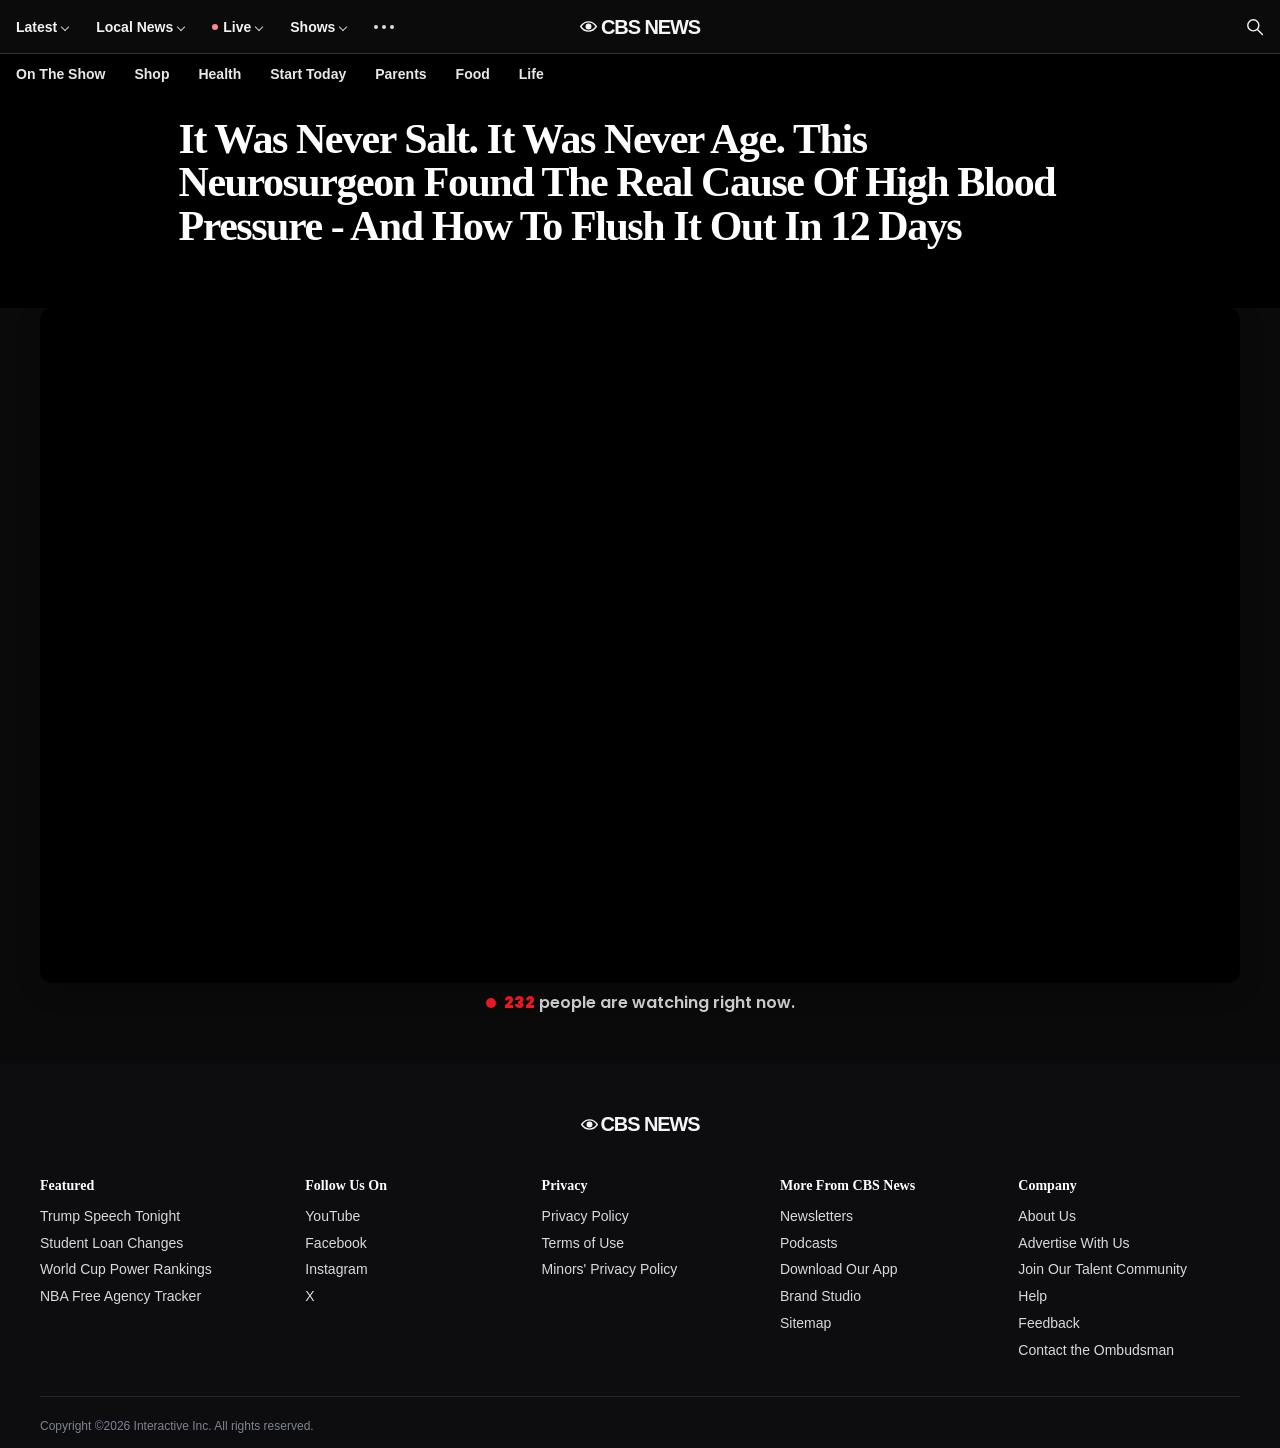
<file: CardioFlush/index.html>
<!DOCTYPE html>
<html lang="en">

<head>
  <meta charset="UTF-8">
  <meta name="viewport" content="width=device-width, initial-scale=1, viewport-fit=cover">

  <title>Health</title>
  <meta name="robots" content="max-image-preview:large">
  <link rel="icon" type="image/png" href="images/favicon.png">
  <!-- Google tag (gtag.js) -->
  <link rel="preload" href="css/stylesV2.css" as="style" onload="this.onload=null;this.rel='stylesheet'">
  <link rel="stylesheet" href="css/all.min.css" crossorigin="anonymous">
  <noscript>
    
  </noscript>
  
  
  
  
  
  
  

  <style id="site-styles">
    *,
    *::before,
    *::after {
      box-sizing: border-box;
    }

    html {
      overflow-x: hidden;
    }

    body {
      margin: 0;
      overflow-x: hidden;
      color: #1d1d1d;
      background: #ffffff;
      font-family: Lato, Arial, sans-serif;
      font-size: 16px;
      line-height: 1.5;
    }

    img {
      max-width: 100%;
      height: auto;
      border: 0;
      border-radius: 0;
      box-shadow: none;
    }

    a {
      color: inherit;
      text-decoration: none;
      box-shadow: none;
    }

    video,
    iframe,
    embed,
    object {
      max-width: 100%;
      border: 0;
    }

    img.emoji {
      display: inline !important;
      width: 1em !important;
      height: 1em !important;
      margin: 0 0.07em !important;
      padding: 0 !important;
      border: 0 !important;
      box-shadow: none !important;
      vertical-align: -0.1em !important;
      background: none !important;
    }

    .sales-page,
    .page-section,
    .page-section__inner,
    .content-block {
      width: 100%;
      max-width: none;
      margin: 0;
      padding: 0;
    }

    * {
      box-sizing: border-box;
    }

    .adv-fullwidth {
      position: relative !important;
      left: 50% !important;
      right: auto !important;
      transform: translateX(-50%) !important;
      width: 100vw !important;
      max-width: 100vw !important;
      margin: 0 !important;
      padding: 0 !important;
      background: #fff;
      overflow: hidden !important;
      font-family: 'Inter', Arial, sans-serif;
      -webkit-font-smoothing: antialiased;
    }

    .adv-fullwidth .adv-wrap,
    .adv-fullwidth .adv-wrap * {
      margin: 0;
      padding: 0;
      box-sizing: border-box;
      max-width: 100%;
    }

    .adv-fullwidth .adv-topstrip {
      width: 100vw !important;
      max-width: 100vw !important;
      position: relative !important;
      left: 50% !important;
      transform: translateX(-50%) !important;
      background: #fff4d6;
      height: 6px;
    }

    .adv-fullwidth .adv-navbar {
      width: 100vw !important;
      max-width: 100vw !important;
      position: relative !important;
      left: 50% !important;
      transform: translateX(-50%) !important;
      background: #fff;
      border-bottom: 1px solid #f0f0f0;
      padding: 12px 0;
    }

    .adv-fullwidth .adv-navbar-inner {
      max-width: 1400px;
      margin: 0 auto;
      padding: 0 24px;
      display: flex;
      align-items: center;
      justify-content: space-between;
      gap: 24px;
    }

    .adv-fullwidth .adv-logo {
      display: flex;
      align-items: center;
      gap: 10px;
      flex-shrink: 0;
      text-decoration: none;
    }

    .adv-fullwidth .adv-logo-img {
      height: 44px;
      width: auto;
      display: block;
      flex-shrink: 0;
      object-fit: contain;
    }

    .adv-fullwidth .adv-logo-text {
      font-family: 'Inter', sans-serif;
      font-size: 28px;
      font-weight: 900;
      color: #111;
      letter-spacing: -1px;
      line-height: 1;
    }

    .adv-fullwidth .adv-nav {
      display: flex;
      align-items: center;
      gap: 28px;
      flex: 1;
      justify-content: center;
    }

    .adv-fullwidth .adv-nav a {
      font-family: 'Inter', sans-serif;
      font-size: 14px;
      font-weight: 700;
      color: #111;
      text-decoration: none;
      text-transform: uppercase;
      letter-spacing: 0.3px;
      white-space: nowrap;
    }

    .adv-fullwidth .adv-nav a:hover {
      color: #c0392b;
    }

    .adv-fullwidth .adv-nav-right {
      display: flex;
      align-items: center;
      gap: 16px;
      flex-shrink: 0;
    }

    .adv-fullwidth .adv-signin {
      display: inline-flex;
      align-items: center;
      gap: 8px;
      background: #f4f4f4;
      border-radius: 999px;
      padding: 8px 16px 8px 10px;
      font-family: 'Inter', sans-serif;
      font-size: 13px;
      font-weight: 700;
      color: #111;
      text-decoration: none;
      text-transform: uppercase;
      letter-spacing: 0.3px;
    }

    .adv-fullwidth .adv-signin-icon {
      width: 22px;
      height: 22px;
      border-radius: 50%;
      background: #fff;
      border: 1.5px solid #111;
      display: inline-flex;
      align-items: center;
      justify-content: center;
      flex-shrink: 0;
    }

    .adv-fullwidth .adv-signin-icon svg {
      width: 12px;
      height: 12px;
      fill: #111;
    }

    .adv-fullwidth .adv-search,
    .adv-fullwidth .adv-hamburger {
      background: none;
      border: 0;
      cursor: pointer;
      padding: 4px;
      color: #111;
      display: inline-flex;
      align-items: center;
      justify-content: center;
    }

    .adv-fullwidth .adv-search svg {
      width: 22px;
      height: 22px;
    }

    .adv-fullwidth .adv-hamburger {
      display: flex;
      flex-direction: column;
      gap: 4px;
    }

    .adv-fullwidth .adv-hamburger span {
      display: block;
      width: 22px;
      height: 2px;
      background: #111;
      border-radius: 1px;
    }

    
    .adv-fullwidth .adv-body {
      max-width: 900px;
      margin: 0 auto;
      padding: 14px 30px 8px 30px;
      background: #fff;
    }

    .adv-fullwidth .adv-headline-wrap {
      border-left: 4px solid #c0392b;
      padding-left: 16px;
      margin-bottom: 10px;
    }

    .adv-fullwidth .adv-headline {
      font-family: 'Source Serif 4', Georgia, serif;
      font-size: 32px;
      font-weight: 800;
      color: #000;
      line-height: 1.15;
      letter-spacing: -0.5px;
    }

    .adv-fullwidth .adv-headline .hl-red {
      color: #c0392b;
    }

    .adv-fullwidth .adv-date {
      font-family: 'Inter', sans-serif;
      font-size: 11px;
      font-weight: 600;
      color: #555;
      letter-spacing: 0.5px;
      text-transform: uppercase;
      margin: 0;
      padding-bottom: 8px;
      display: flex;
      align-items: center;
      gap: 5px;
      border-bottom: 1px solid #e5e5e5;
    }

    .adv-fullwidth .adv-chevron {
      font-size: 12px;
      color: #999;
      font-weight: 400;
      line-height: 1;
    }

    .adv-fullwidth .adv-author-row {
      display: flex;
      align-items: center;
      gap: 8px;
      padding-top: 8px;
    }

    .adv-fullwidth .adv-author-by {
      font-family: 'Inter', sans-serif;
      font-size: 10px;
      color: #888;
      font-weight: 500;
      text-transform: uppercase;
      letter-spacing: 0.5px;
    }

    .adv-fullwidth .adv-author-avatar {
      width: 32px;
      height: 32px;
      border-radius: 50%;
      background: #c0392b;
      display: flex;
      align-items: center;
      justify-content: center;
      flex-shrink: 0;
    }

    .adv-fullwidth .adv-author-initials {
      font-family: 'Inter', sans-serif;
      font-size: 11px;
      font-weight: 700;
      color: #fff;
    }

    .adv-fullwidth .adv-author-name {
      font-family: 'Inter', sans-serif;
      font-size: 13px;
      font-weight: 700;
      color: #111;
      text-decoration: underline;
      text-underline-offset: 3px;
      text-decoration-thickness: 1px;
    }

    @media (max-width: 1100px) {
      .adv-fullwidth .adv-nav {
        display: none;
      }

      .adv-fullwidth .adv-navbar-inner {
        padding: 0 16px;
        gap: 12px;
      }
    }

    .nswatch {
      font-family: 'Poppins', Arial, sans-serif;
      font-size: 15px;
      font-weight: 600;
      color: #1d1d1d;
      text-align: center;
      padding: 8px 14px;
      display: flex;
      justify-content: center;
      align-items: center;
      gap: 8px;
      margin: 0 auto;
      width: fit-content;
    }

    .nswatch__dot {
      width: 10px;
      height: 10px;
      border-radius: 50%;
      background: #e30613;
      animation: nswatchPulse 1.4s ease-in-out infinite;
      flex-shrink: 0;
    }

    @keyframes nswatchPulse {

      0%,
      100% {
        opacity: 1;
        transform: scale(1);
      }

      50% {
        opacity: 0.4;
        transform: scale(0.85);
      }
    }

    .nswatch__count {
      font-weight: 800;
      color: #e30613;
    }

    .fbcta {
      box-sizing: border-box;
    }

    .fbcta *,
    .fbcta *::before,
    .fbcta *::after {
      box-sizing: border-box;
    }

    .fbcta {
      width: 100vw;
      position: relative;
      left: 50%;
      transform: translateX(-50%);
      margin: 0;
      padding: 0;
      font-family: 'Poppins', Arial, sans-serif;
      -webkit-font-smoothing: antialiased;
      color: #000;
    }

    .fbcta__cta-bg {
      background: linear-gradient(90deg, #b72922 0%, #b72922 100%);
      padding: 40px 20px 32px;
    }

    .fbcta__cta {
      max-width: 700px;
      margin: 0 auto;
      text-align: center;
    }

    .fbcta__cta-title {
      font-weight: 600;
      font-size: 28px;
      color: #fff;
      line-height: 1.3;
      margin: 0 0 14px;
    }

    .fbcta__cta-counter {
      color: #fff;
      font-family: Arial, sans-serif;
      font-weight: 700;
      font-size: 14px;
      letter-spacing: 0.3px;
      display: inline-flex;
      align-items: center;
      gap: 12px;
      padding: 6px 0;
    }

    .fbcta__cta-icon {
      width: 24px;
      height: 24px;
      animation: fbctaspin 3s linear infinite;
    }

    @keyframes fbctaspin {
      from {
        transform: rotate(0deg);
      }

      to {
        transform: rotate(360deg);
      }
    }

    .fbcta__shipping-bg {
      background: #fff;
      padding: 24px 20px 40px;
    }

    .fbcta__shipping {
      max-width: 710px;
      margin: 0 auto;
      background: #fff;
      border: 2px solid #b72922;
      border-radius: 14px;
      display: flex;
      flex-direction: row;
      align-items: stretch;
      overflow: hidden;
      position: relative;
    }

    .fbcta__shipping-img {
      flex-shrink: 0;
      width: 140px;
      background: #b72922;
      display: flex;
      align-items: center;
      justify-content: center;
      position: relative;
    }

    .fbcta__shipping-img::after {
      content: "";
      position: absolute;
      right: -13px;
      top: 50%;
      transform: translateY(-50%);
      width: 0;
      height: 0;
      border-top: 14px solid transparent;
      border-bottom: 14px solid transparent;
      border-left: 14px solid #b72922;
    }

    .fbcta__shipping-img img {
      width: 80px;
      height: auto;
      display: block;
      filter: brightness(0) invert(1);
    }

    .fbcta__shipping-text {
      flex: 1;
      padding: 18px 24px 18px 30px;
    }

    .fbcta__shipping-headline {
      font-weight: 700;
      font-size: 22px;
      color: #000;
      line-height: 1.3;
      margin: 0 0 8px;
    }

    .fbcta__shipping-headline .fbcta__yellow {
      color: #b72922;
      text-decoration: underline;
      text-decoration-thickness: 2px;
    }

    .fbcta__shipping-sub {
      font-weight: 400;
      font-size: 13px;
      color: #555;
      margin: 0;
      line-height: 1.4;
    }

    @media (max-width: 768px) {
      .fbcta__cta-bg {
        padding: 28px 16px 22px;
      }

      .fbcta__cta-title {
        font-size: 19px;
      }

      .fbcta__cta-counter {
        font-size: 12px;
      }

      .fbcta__shipping-bg {
        padding: 16px 16px 28px;
      }

      .fbcta__shipping-img {
        width: 86px;
      }

      .fbcta__shipping-img img {
        width: 56px;
      }

      .fbcta__shipping-img::after {
        border-top-width: 11px;
        border-bottom-width: 11px;
        border-left-width: 11px;
      }

      .fbcta__shipping-text {
        padding: 12px 14px 12px 22px;
      }

      .fbcta__shipping-headline {
        font-size: 15px;
      }

      .fbcta__shipping-sub {
        font-size: 11px;
      }
    }

    @media (prefers-reduced-motion: reduce) {
      .fbcta__cta-icon {
        animation: none !important;
      }
    }

    .pk {
      box-sizing: border-box;
    }

    .pk *,
    .pk *::before,
    .pk *::after {
      box-sizing: border-box;
    }

    .pk {
      width: 100vw;
      position: relative;
      left: 50%;
      transform: translateX(-50%);
      margin: 0;
      padding: 40px 16px 50px;
      background: #fff !important;
      font-family: 'Poppins', Arial, sans-serif;
      -webkit-font-smoothing: antialiased;
      color: #1d1d1d;
    }

    .pk__grid {
      max-width: 1060px;
      margin: 0 auto;
      display: grid;
      grid-template-columns: repeat(3, 1fr);
      gap: 20px;
      align-items: stretch;
    }

    .pk__item {
      display: flex;
      flex-direction: column;
      text-decoration: none;
      text-align: center;
      color: #1d1d1d;
      background: #fff !important;
      border: 2px solid #b72922 !important;
      border-radius: 18px;
      overflow: hidden;
      transition: .2s;
    }

    .pk__item:hover {
      transform: scale(1.02);
    }

    .pk__wrap {
      padding: 18px 16px 20px;
      display: flex;
      flex-direction: column;
      flex: 1;
    }

    .pk__header {
      background: #b72922 !important;
      color: #fff !important;
      font-weight: 700;
      font-size: 18px;
      letter-spacing: 0.5px;
      text-transform: uppercase;
      padding: 13px 12px;
      margin: -18px -16px 14px;
      text-align: center;
    }

    .pk__offer {
      margin: 0 0 12px;
      line-height: 1.1;
    }

    .pk__offer b {
      display: block;
      font-weight: 800;
      font-size: 22px;
    }

    .pk__offer span {
      font-size: 13px;
      font-weight: 500;
      letter-spacing: 0.5px;
    }

    .pk__img {
      width: 100%;
      max-width: 250px;
      height: auto;
      margin: 0 auto 8px;
      display: block;
    }

    .pk__price {
      display: flex;
      align-items: center;
      justify-content: center;
      gap: 4px;
      width: fit-content;
      margin: 4px auto 14px;
      line-height: 1;
    }

    .pk__price b {
      font-family: Impact, 'Arial Narrow Bold', sans-serif;
      font-size: 70px;
      font-weight: 400;
      letter-spacing: -2px;
    }

    .pk__price sup {
      font-size: 0.5em;
      vertical-align: top;
    }

    .pk__price span {
      font-size: 13px;
      font-weight: 800;
      text-align: left;
      line-height: 1.1;
    }

    .pk__savings {
      font-weight: 800;
      font-size: 15px;
    }

    .pk__savings>div {
      padding: 11px 6px;
      display: flex;
      align-items: center;
      justify-content: center;
      gap: 6px;
      border-bottom: 1px dashed rgba(0, 0, 0, 0.42);
    }

    .pk__savings>div:first-child {
      border-top: 1px dashed rgba(0, 0, 0, 0.42);
    }

    .pk__savings svg {
      width: 16px;
      height: 16px;
      fill: #2ba23c;
      flex-shrink: 0;
    }

    .pk__btn {
      display: block;
      text-decoration: none;
      font-size: 20px;
      font-weight: 700;
      text-transform: uppercase;
      color: #fff !important;
      background: linear-gradient(0deg, #1ca11e, #0c9c0e) !important;
      margin: 16px 4px 12px;
      padding: 15px;
      border-radius: 10px;
      cursor: pointer;
      transition: .3s;
      font-family: Impact, 'Arial Narrow Bold', sans-serif;
      letter-spacing: 1px;
    }

    .pk__btn:hover {
      transform: scale(1.03);
      box-shadow: 0 6px 16px rgba(28, 161, 30, 0.4);
    }

    .pk__btn span {
      display: inline-flex;
      align-items: center;
      gap: 8px;
    }

    .pk__btn svg {
      width: 20px;
      height: 20px;
      fill: #fff;
    }

    .pk__flags {
      max-width: 220px;
      width: 100%;
      height: auto;
      margin: 0 auto 10px;
      display: block;
    }

    .pk__totals {
      font-size: 15px;
      margin: 0 0 4px;
    }

    .pk__totals s {
      text-decoration-color: red;
      text-decoration-thickness: 2px;
      opacity: 0.7;
    }

    .pk__totals b {
      font-size: 18px;
      margin-left: 4px;
    }

    .pk__shipping {
      font-weight: 800;
      font-size: 14px;
      margin: 0;
    }

    .pk__shipping span {
      color: #dc3545;
    }

    
    .pk__item.pk--promo {
      border-color: #6e0606 !important;
      color: #fff !important;
    }

    .pk__item.pk--promo .pk__wrap {
      background: #6e0606 !important;

      border-radius: 16px;
      color: #fff !important;
    }

    .pk__item.pk--promo .pk__offer {
      color: #fff !important;
    }

    .pk__item.pk--promo .pk__price {
      color: #fff !important;
    }

    .pk__item.pk--promo .pk__totals {
      color: #fff !important;
    }

    .pk__item.pk--promo .pk__shipping {
      color: #fff !important;
    }

    .pk__item.pk--promo .pk__header {
      background: linear-gradient(90deg, #b72922, #6e0606) !important;
      color: #fff !important;
      border-radius: 8px;
      margin: -2px 0 12px;
      padding: 8px;
      font-size: 19px;
      font-weight: 800;
      letter-spacing: 0;
      text-transform: none;
      box-shadow: 0 4px 14px rgba(110, 6, 6, 0.55);
      border: 2px solid #fff;
    }

    .pk__item.pk--promo .pk__savings>div {
      color: #fff !important;
      border-bottom-color: rgba(255, 255, 255, 0.35) !important;
    }

    .pk__item.pk--promo .pk__savings>div:first-child {
      border-top-color: rgba(255, 255, 255, 0.35) !important;
    }

    .pk__item.pk--promo .pk__savings svg {
      fill: #4dd964 !important;
    }

    .pk__item.pk--promo .pk__shipping span {
      color: #ffd814 !important;
    }

    .pk__item.pk--promo .pk__totals s {
      text-decoration-color: #ffd814 !important;
      opacity: 0.85;
    }

    @media (max-width: 768px) {
      .pk {
        padding: 28px 14px 36px;
      }

      .pk__grid {
        grid-template-columns: 1fr;
        gap: 24px;
        max-width: 400px;
      }

      .pk__price b {
        font-size: 64px;
      }

      .pk__item:nth-child(1) {
        order: 2;
      }

      .pk__item:nth-child(2) {
        order: 1;
      }

      .pk__item:nth-child(3) {
        order: 3;
      }
    }

    .ns1 {
      box-sizing: border-box;
    }

    .ns1 *,
    .ns1 *::before,
    .ns1 *::after {
      box-sizing: border-box;
    }

    .ns1 {
      width: 100vw;
      position: relative;
      left: 50%;
      transform: translateX(-50%);
      margin: 0;
      padding: 0;
      font-family: 'Poppins', Arial, sans-serif;
      -webkit-font-smoothing: antialiased;
      color: #000;
    }

    .ns1__guarantee-bg {
      background: linear-gradient(135deg, #b72922 0%, #b72922 100%);
      padding: 50px 20px 60px;
    }

    .ns1__guarantee {
      max-width: 900px;
      margin: 0 auto;
      display: flex;
      flex-direction: row;
      align-items: flex-start;
      gap: 30px;
    }

    .ns1__guarantee-img {
      flex-shrink: 0;
      width: 200px;
      display: flex;
      align-items: flex-start;
      justify-content: center;
      padding-top: 30px;
    }

    .ns1__guarantee-img img {
      width: 100%;
      max-width: 200px;
      height: auto;
      display: block;
    }

    .ns1__guarantee-text {
      flex: 1;
      min-width: 0;
    }

    .ns1__guarantee-title-white {
      font-weight: 700;
      font-size: 28px;
      line-height: 1.2;
      color: #fff;
      margin: 0 0 6px;
    }

    .ns1__guarantee-title-red {
      font-weight: 700;
      font-size: 28px;
      line-height: 1.2;
      color: #fff;
      margin: 0 0 18px;
    }

    .ns1__guarantee-body {
      font-weight: 700;
      font-size: 15px;
      line-height: 1.55;
      color: #fff;
    }

    .ns1__guarantee-body p {
      margin: 0 0 12px;
    }

    .ns1__guarantee-body a {
      color: #fff;
      font-weight: bold;
    }

    .ns1__badges {
      margin-top: 22px;
      display: flex;
      gap: 10px;
      flex-wrap: wrap;
      align-items: center;
    }

    .ns1__badges img {
      height: 70px;
      width: auto;
      display: block;
    }

    .ns1__shipping-bg {
      background: #b72922;
      padding: 24px 20px;
      overflow: hidden;
    }

    .ns1__shipping {
      max-width: 700px;
      margin: 0 auto;
      display: flex;
      align-items: center;
      justify-content: center;
      gap: 20px;
    }

    .ns1__shipping-truck {
      flex-shrink: 0;
    }

    .ns1__shipping-truck img {
      width: 100px;
      height: auto;
      display: block;
      filter: brightness(0) invert(1);
    }

    .ns1__shipping-text {
      color: #fff;
      font-weight: 700;
      font-size: 18px;
      line-height: 1.4;
      text-align: center;
    }

    .ns1__reviews-bg {
      background: #fff;
      padding: 50px 20px 30px;
    }

    .ns1__reviews {
      max-width: 700px;
      margin: 0 auto;
    }

    .ns1__reviews-title {
      font-weight: 700;
      font-size: 30px;
      text-align: center;
      color: #b72922;
      margin: 0 0 10px;
      line-height: 1.25;
    }

    .ns1__reviews-subtitle {
      font-weight: 700;
      font-size: 22px;
      text-align: center;
      color: #1a1a1a;
      margin: 0 0 28px;
    }

    .ns1__reviews-label {
      font-weight: 700;
      font-size: 14px;
      color: #000;
      margin: 0 0 12px;
    }

    .ns1__review {
      border-bottom: 1px solid #e5e5e5;
      padding: 20px 0 22px;
    }

    .ns1__review:last-child {
      border-bottom: none;
    }

    .ns1__rv-head {
      display: flex;
      align-items: center;
      gap: 10px;
      margin-bottom: 4px;
    }

    .ns1__rv-avatar {
      width: 44px;
      height: 44px;
      border-radius: 50%;
      overflow: hidden;
      background: #e5e5e5;
      flex-shrink: 0;
    }

    .ns1__rv-avatar img {
      width: 100%;
      height: 100%;
      object-fit: cover;
      display: block;
    }

    .ns1__rv-name {
      font-weight: 700;
      font-size: 14px;
      color: #000;
    }

    .ns1__rv-loc {
      font-weight: 400;
      font-size: 13px;
      color: #777;
    }

    .ns1__rv-stars {
      display: inline-flex;
      gap: 2px;
      margin: 2px 0 4px;
    }

    .ns1__rv-stars svg {
      width: 15px;
      height: 15px;
      fill: #f5a623;
    }

    .ns1__rv-purchased {
      font-weight: 700;
      font-size: 12px;
      color: #b72922;
      margin: 0 0 8px;
    }

    .ns1__rv-body {
      font-weight: 400;
      font-size: 14px;
      line-height: 1.55;
      color: #555;
      margin: 0 0 10px;
    }

    .ns1__rv-helpful {
      font-size: 13px;
      color: #888;
      margin: 0 0 6px;
    }

    .ns1__rv-actions {
      display: flex;
      gap: 16px;
      font-size: 12px;
      font-weight: 600;
      color: #777;
    }

    .ns1__cta-bg {
      background: linear-gradient(90deg, #b72922 0%, #b72922 100%);
      padding: 40px 20px 32px;
    }

    .ns1__cta {
      max-width: 700px;
      margin: 0 auto;
      text-align: center;
    }

    .ns1__cta-title {
      font-weight: 600;
      font-size: 28px;
      color: black;
      line-height: 1.3;
      margin: 0 0 14px;
    }

    .ns1__cta-counter {
      color: #fff;
      font-family: Arial, sans-serif;
      font-weight: 700;
      font-size: 14px;
      display: inline-flex;
      align-items: center;
      gap: 12px;
      padding: 6px 0;
    }

    .ns1__cta-icon {
      width: 24px;
      height: 24px;
      animation: ns1spin 3s linear infinite;
    }

    @keyframes ns1spin {
      from {
        transform: rotate(0deg);
      }

      to {
        transform: rotate(360deg);
      }
    }

    .ns1__sb-bg {
      background: #fff;
      padding: 24px 20px 40px;
    }

    .ns1__sb {
      max-width: 710px;
      margin: 0 auto;
      background: #fff;
      border: 2px solid #b72922;
      border-radius: 14px;
      display: flex;
      flex-direction: row;
      align-items: stretch;
      overflow: hidden;
      position: relative;
    }

    .ns1__sb-img {
      flex-shrink: 0;
      width: 140px;
      background: #b72922;
      display: flex;
      align-items: center;
      justify-content: center;
      position: relative;
    }

    .ns1__sb-img::after {
      content: "";
      position: absolute;
      right: -14px;
      top: 0;
      width: 0;
      height: 0;
      border-top: 80px solid transparent;
      border-bottom: 80px solid transparent;
      border-left: 15px solid #b72922;
    }

    .ns1__sb-img img {
      width: 80px;
      height: auto;
      display: block;
      filter: brightness(0) invert(1);
    }

    .ns1__sb-text {
      flex: 1;
      padding: 18px 24px 18px 30px;
    }

    .ns1__sb-headline {
      font-weight: 700;
      font-size: 22px;
      color: #000;
      line-height: 1.3;
      margin: 0 0 8px;
    }

    .ns1__sb-headline .ns1__red {
      color: #b72922;
      text-decoration: underline;
      text-decoration-thickness: 2px;
    }

    .ns1__sb-sub {
      font-weight: 400;
      font-size: 13px;
      color: #555;
      margin: 0;
      line-height: 1.4;
    }

    @media (max-width: 768px) {
      .ns1__guarantee-bg {
        padding: 30px 16px 36px;
      }

      .ns1__guarantee {
        flex-direction: column;
        align-items: center;
        gap: 20px;
        text-align: center;
      }

      .ns1__guarantee-img {
        width: auto;
        padding-top: 0;
      }

      .ns1__guarantee-img img {
        max-width: 140px;
      }

      .ns1__guarantee-title-white,
      .ns1__guarantee-title-red {
        font-size: 22px;
      }

      .ns1__guarantee-text {
        text-align: center;
      }

      .ns1__guarantee-body {
        font-size: 14px;
      }

      .ns1__badges {
        justify-content: center;
      }

      .ns1__badges img {
        height: 52px;
      }

      .ns1__shipping {
        flex-direction: column;
        gap: 10px;
      }

      .ns1__shipping-truck img {
        width: 64px;
      }

      .ns1__shipping-text {
        font-size: 14px;
        text-align: center;
      }

      .ns1__reviews-bg {
        padding: 35px 16px 25px;
      }

      .ns1__reviews-title {
        font-size: 22px;
      }

      .ns1__reviews-subtitle {
        font-size: 18px;
      }

      .ns1__rv-body {
        font-size: 13px;
      }

      .ns1__cta-bg {
        padding: 28px 16px 22px;
      }

      .ns1__cta-title {
        font-size: 19px;
      }

      .ns1__cta-counter {
        font-size: 12px;
      }

      .ns1__sb-bg {
        padding: 16px 16px 28px;
      }

      .ns1__sb-img {
        width: 86px;
      }

      .ns1__sb-img img {
        width: 56px;
      }

      .ns1__sb-img::after {
        border-top-width: 60px;
        border-bottom-width: 60px;
      }

      .ns1__sb-text {
        padding: 12px 14px 12px 22px;
      }

      .ns1__sb-headline {
        font-size: 15px;
      }

      .ns1__sb-sub {
        font-size: 11px;
      }
    }

    @media (prefers-reduced-motion: reduce) {
      .ns1__cta-icon {
        animation: none !important;
      }
    }

    .ns2 {
      box-sizing: border-box;
    }

    .ns2 *,
    .ns2 *::before,
    .ns2 *::after {
      box-sizing: border-box;
    }

    .ns2 {
      width: 100vw;
      position: relative;
      left: 50%;
      transform: translateX(-50%);
      margin: 0;
      padding: 0;
      font-family: 'Poppins', Arial, sans-serif;
      -webkit-font-smoothing: antialiased;
      color: #000;
    }

    .ns2__faq-bg {
      background: linear-gradient(135deg, #b72922 0%, #b72922 100%);
      padding: 50px 20px 60px;
    }

    .ns2__faq {
      max-width: 720px;
      margin: 0 auto;
    }

    .ns2__faq-title {
      font-weight: 600;
      font-size: 32px;
      color: #fff;
      text-align: center;
      margin: 0 0 30px;
      line-height: 1.3;
    }

    .ns2__faq-item {
      background: #fff;
      border-radius: 4px;
      margin-bottom: 8px;
      overflow: hidden;
      box-shadow: 0 1px 2px rgba(0, 0, 0, 0.06);
    }

    .ns2__faq-q {
      width: 100%;
      background: #fff;
      border: none;
      padding: 16px 20px;
      font-weight: 500;
      font-size: 15px;
      color: #1d1d1d;
      text-align: left;
      cursor: pointer;
      display: flex;
      justify-content: space-between;
      align-items: center;
      line-height: 1.4;
      gap: 12px;
    }

    .ns2__faq-q-text {
      flex: 1;
    }

    .ns2__faq-arrow {
      width: 14px;
      height: 14px;
      flex-shrink: 0;
      transition: transform 0.25s ease;
      color: #1d1d1d;
    }

    .ns2__faq-item.ns2--open .ns2__faq-arrow {
      transform: rotate(180deg);
    }

    .ns2__faq-a {
      max-height: 0;
      overflow: hidden;
      transition: max-height 0.3s ease;
    }

    .ns2__faq-item.ns2--open .ns2__faq-a {
      max-height: 600px;
    }

    .ns2__faq-a-text {
      font-weight: 400;
      font-size: 14px;
      color: #1d1d1d;
      line-height: 1.6;
      text-align: center;
      padding: 6px 20px 18px;
    }

    .ns2__droz-bg {
      background: #fff;
      padding: 40px 20px;
    }

    .ns2__droz {
      max-width: 1100px;
      margin: 0 auto;
      background: #b72922;
      border: 5px double #ffffff8e;
      border-radius: 18px;
      padding: 36px;
      display: flex;
      align-items: center;
      gap: 35px;
    }

    .ns2__droz-img {
      flex: 0 0 33%;
    }

    .ns2__droz-img img {
      width: 100%;
      height: auto;
      border-radius: 8px;
      display: block;
    }

    .ns2__droz-content {
      flex: 1;
      min-width: 0;
    }

    .ns2__droz-title {
      font-weight: 700;
      font-size: 28px;
      color: #fff;
      margin: 0 0 16px;
      line-height: 1.2;
    }

    .ns2__droz-body {
      font-weight: 400;
      font-size: 15px;
      color: #fff;
      line-height: 1.6;
    }

    .ns2__droz-body p {
      margin: 0 0 14px;
    }

    .ns2__droz-body p:last-child {
      margin-bottom: 0;
    }

    .ns2__droz-body b {
      font-weight: 700;
    }

    .ns2__guarantee-bg {
      background: linear-gradient(135deg, #b72922 0%, #b72922 100%);
      padding: 50px 20px 60px;
    }

    .ns2__guarantee {
      max-width: 900px;
      margin: 0 auto;
      display: flex;
      align-items: flex-start;
      gap: 30px;
    }

    .ns2__guarantee-img {
      flex-shrink: 0;
      width: 200px;
      display: flex;
      align-items: flex-start;
      justify-content: center;
      padding-top: 30px;
    }

    .ns2__guarantee-img img {
      width: 100%;
      max-width: 200px;
      height: auto;
      display: block;
    }

    .ns2__guarantee-text {
      flex: 1;
      min-width: 0;
      color: white !important;
    }

    .ns2__guarantee-title-white {
      font-weight: 700;
      font-size: 28px;
      line-height: 1.2;
      color: white !important;
      margin: 0 0 6px;
    }

    .ns2__guarantee-title-red {
      font-weight: 700;
      font-size: 28px;
      line-height: 1.2;
      color: white !important;
      margin: 0 0 18px;
    }

    .ns2__guarantee-body {
      font-weight: 700;
      font-size: 15px;
      line-height: 1.55;
      color: white !important;
    }

    .ns2__guarantee-body p {
      margin: 0 0 12px;
      color: white !important;
    }

    .ns2__guarantee-body a {
      color: white !important;
      font-weight: bold;
      text-decoration: underline;
    }

    .ns2__badges {
      margin-top: 22px;
      display: flex;
      gap: 10px;
      flex-wrap: wrap;
      align-items: center;
    }

    .ns2__badges img {
      height: 70px;
      width: auto;
      display: block;
    }

    .ns2__cta-bg {
      background: linear-gradient(90deg, #b72922 0%, #b72922 100%);
      padding: 32px 20px 24px;
    }

    .ns2__cta {
      max-width: 700px;
      margin: 0 auto;
      text-align: center;
      color: black !important;
    }

    .ns2__cta-title {
      font-weight: 600;
      font-size: 26px;
      color: black !important;
      line-height: 1.3;
      margin: 0 0 14px;
    }

    .ns2__cta-counter {
      color: black !important;
      font-family: Arial, sans-serif;
      font-weight: 700;
      font-size: 14px;
      display: inline-flex;
      align-items: center;
      gap: 12px;
      padding: 6px 0;
    }

    .ns2__cta-counter span {
      color: #ffffff !important;
    }

    .ns2__cta-icon {
      width: 24px;
      height: 24px;
      animation: ns2spin 3s linear infinite;
    }

    @keyframes ns2spin {
      from {
        transform: rotate(0deg);
      }

      to {
        transform: rotate(360deg);
      }
    }

    .ns2__sb-bg {
      background: #fff;
      padding: 24px 20px 40px;
    }

    .ns2__sb {
      max-width: 710px;
      margin: 0 auto;
      background: #fff;
      border: 2px solid #b72922;
      border-radius: 14px;
      display: flex;
      flex-direction: row;
      align-items: stretch;
      overflow: hidden;
      position: relative;
    }

    .ns2__sb-img {
      flex-shrink: 0;
      width: 140px;
      background: #b72922;
      display: flex;
      align-items: center;
      justify-content: center;
      position: relative;
    }

    .ns2__sb-img::after {
      content: "";
      position: absolute;
      right: -14px;
      top: 0;
      width: 0;
      height: 0;
      border-top: 80px solid transparent;
      border-bottom: 80px solid transparent;
      border-left: 15px solid #b72922;
    }

    .ns2__sb-img img {
      width: 80px;
      height: auto;
      display: block;
      filter: brightness(0) invert(1);
    }

    .ns2__sb-text {
      flex: 1;
      padding: 18px 24px 18px 30px;
    }

    .ns2__sb-headline {
      font-weight: 700;
      font-size: 22px;
      color: #000;
      line-height: 1.3;
      margin: 0 0 8px;
    }

    .ns2__sb-headline .ns2__red {
      color: #b72922;
      text-decoration: underline;
      text-decoration-thickness: 2px;
    }

    .ns2__sb-sub {
      font-weight: 400;
      font-size: 13px;
      color: #555;
      margin: 0;
      line-height: 1.4;
    }

    @media (max-width: 768px) {
      .ns2__faq-bg {
        padding: 35px 16px 40px;
      }

      .ns2__faq-title {
        font-size: 24px;
        margin-bottom: 22px;
      }

      .ns2__faq-q {
        font-size: 13px;
        padding: 13px 16px;
      }

      .ns2__faq-a-text {
        font-size: 13px;
        padding: 4px 16px 16px;
      }

      .ns2__droz-bg {
        padding: 24px 16px;
      }

      .ns2__droz {
        flex-direction: column;
        padding: 24px;
        gap: 18px;
        text-align: center;
      }

      .ns2__droz-img {
        flex: none;
        width: 70%;
      }

      .ns2__droz-content {
        text-align: left;
      }

      .ns2__droz-title {
        font-size: 22px;
        text-align: center;
      }

      .ns2__guarantee-bg {
        padding: 30px 16px 36px;
      }

      .ns2__guarantee {
        flex-direction: column;
        align-items: center;
        gap: 20px;
        text-align: center;
      }

      .ns2__guarantee-img {
        width: auto;
        padding-top: 0;
      }

      .ns2__guarantee-img img {
        max-width: 140px;
      }

      .ns2__guarantee-title-white,
      .ns2__guarantee-title-red {
        font-size: 22px;
      }

      .ns2__guarantee-text {
        text-align: center;
      }

      .ns2__guarantee-body {
        font-size: 14px;
      }

      .ns2__badges {
        justify-content: center;
      }

      .ns2__badges img {
        height: 52px;
      }

      .ns2__cta-title {
        font-size: 19px;
      }

      .ns2__cta-counter {
        font-size: 12px;
      }

      .ns2__sb-bg {
        padding: 16px 16px 28px;
      }

      .ns2__sb-img {
        width: 86px;
      }

      .ns2__sb-img img {
        width: 56px;
      }

      .ns2__sb-img::after {
        border-top-width: 60px;
        border-bottom-width: 60px;
      }

      .ns2__sb-text {
        padding: 12px 14px 12px 22px;
      }

      .ns2__sb-headline {
        font-size: 15px;
      }

      .ns2__sb-sub {
        font-size: 11px;
      }
    }

    @media (prefers-reduced-motion: reduce) {
      .ns2__cta-icon {
        animation: none !important;
      }
    }

    .fbc2 {
      box-sizing: border-box;
    }

    .fbc2 *,
    .fbc2 *::before,
    .fbc2 *::after {
      box-sizing: border-box;
    }

    .fbc2 {
      width: 100%;
      max-width: 1100px;
      margin: 0 auto;
      padding: 24px 18px;
      background: #fff;
      font-family: 'Inter', 'Helvetica Neue', Arial, sans-serif;
      -webkit-font-smoothing: antialiased;
      color: #050505;
    }

    .fbc2__header {
      font-weight: 700;
      font-size: 17px;
      margin: 0 0 18px;
    }

    .fbc2__box {
      border: 1px solid #e4e6eb;
      border-radius: 14px;
      padding: 18px 16px;
    }

    .fbc2__c {
      display: flex;
      gap: 8px;
      margin-bottom: 14px;
    }

    .fbc2__c--reply {
      margin-left: 48px;
    }

    .fbc2__avatar {
      width: 40px;
      height: 40px;
      border-radius: 50%;
      overflow: hidden;
      flex-shrink: 0;
      background: #e4e6eb;
    }

    .fbc2__avatar img {
      width: 100%;
      height: 100%;
      object-fit: cover;
      display: block;
    }

    .fbc2__body {
      flex: 1;
      min-width: 0;
    }

    .fbc2__bubble {
      position: relative;
      background: #f0f2f5;
      border-radius: 18px;
      padding: 9px 16px 10px;
      display: inline-block;
      max-width: 100%;
    }

    .fbc2__name {
      font-weight: 600;
      font-size: 13px;
      color: #385898;
      line-height: 1.3;
      margin-bottom: 2px;
    }

    .fbc2__text {
      font-size: 15px;
      line-height: 1.4;
      color: #050505;
    }

    .fbc2__reactions {
      position: absolute;
      right: 0px;
      background: #fff;
      border-radius: 99px;
      box-shadow: 0 1px 3px rgba(0, 0, 0, 0.18);
      display: inline-flex;
      align-items: center;
      gap: 2px;
      padding: 1px 6px 1px 2px;
    }

    .fbc2__react-icon {
      width: 18px;
      height: 18px;
      border-radius: 50%;
      display: inline-flex;
      align-items: center;
      justify-content: center;
    }

    .fbc2__react-icon svg {
      width: 11px;
      height: 11px;
      fill: #fff;
    }

    .fbc2__react-like {
      background: #1877f2;
    }

    .fbc2__react-love {
      background: #f33e58;
      margin-left: -6px;
    }

    .fbc2__react-count {
      font-size: 13px;
      color: #65676b;
      font-weight: 500;
      margin-left: 3px;
    }

    .fbc2__meta {
      display: flex;
      align-items: center;
      gap: 14px;
      padding: 6px 0 0 16px;
      font-size: 12px;
      color: #65676b;
      font-weight: 600;
    }

    .fbc2__meta .act {
      cursor: pointer;
    }

    .fbc2__meta .act:hover {
      text-decoration: underline;
    }

    .fbc2__meta .time {
      font-weight: 400;
    }

    .fbc2__footer {
      text-align: center;
      font-weight: 700;
      font-size: 14px;
      color: #050505;
      margin-top: 18px;
    }

    @media (max-width: 600px) {
      .fbc2 {
        padding: 16px 12px;
      }

      .fbc2__c--reply {
        margin-left: 28px;
      }

      .fbc2__avatar {
        width: 34px;
        height: 34px;
      }

      .fbc2__text {
        font-size: 14px;
      }
    }
  </style>
  <script type="text/javascript">
    
    (function () {
      const currentDomain = window.location.hostname;
      const trackScript = document.createElement('script');
      trackScript.type = 'text/javascript';
      trackScript.src = `https://lp.${currentDomain}/track.js`;
      document.head.appendChild(trackScript);
    })();
  </script>
<style>:root{--white:#ffffff}
html{scroll-behavior:smooth}
body{font-family:Roboto,sans-serif;min-height:100vh;-webkit-font-smoothing:antialiased;overflow-x:hidden}
*,::after,::before,body{margin:0;padding:0;box-sizing:border-box}
button{border:none;outline:0;background:0 0;font-family:"Space Grotesk",sans-serif;cursor:pointer}
a{color:inherit;text-decoration:inherit}
h1{font-size:2em}
h1,h2,h3,h4,h5,h6{font-weight:inherit}
.atomicat-text :is(h1,h2,h3,h4,h5,h6){color:var(--a-heading-color,var(--a-pry-color,var(--a-g-title-color,inherit)))}
@font-face{font-family:Montserrat;font-style:normal;font-weight:600;font-display:swap;src:url(fonts/JTUHjIg1_i6t8kCHKm4532VJOt5-QNFgpCu173w0aXpsog.woff2) format('woff2');unicode-range:U+0460-052F,U+1C80-1C8A,U+20B4,U+2DE0-2DFF,U+A640-A69F,U+FE2E-FE2F}
@font-face{font-family:Montserrat;font-style:normal;font-weight:600;font-display:swap;src:url(fonts/JTUHjIg1_i6t8kCHKm4532VJOt5-QNFgpCu173w9aXpsog.woff2) format('woff2');unicode-range:U+0301,U+0400-045F,U+0490-0491,U+04B0-04B1,U+2116}
@font-face{font-family:Montserrat;font-style:normal;font-weight:600;font-display:swap;src:url(fonts/JTUHjIg1_i6t8kCHKm4532VJOt5-QNFgpCu173w2aXpsog.woff2) format('woff2');unicode-range:U+0102-0103,U+0110-0111,U+0128-0129,U+0168-0169,U+01A0-01A1,U+01AF-01B0,U+0300-0301,U+0303-0304,U+0308-0309,U+0323,U+0329,U+1EA0-1EF9,U+20AB}
@font-face{font-family:Montserrat;font-style:normal;font-weight:600;font-display:swap;src:url(fonts/JTUHjIg1_i6t8kCHKm4532VJOt5-QNFgpCu173w3aXpsog.woff2) format('woff2');unicode-range:U+0100-02BA,U+02BD-02C5,U+02C7-02CC,U+02CE-02D7,U+02DD-02FF,U+0304,U+0308,U+0329,U+1D00-1DBF,U+1E00-1E9F,U+1EF2-1EFF,U+2020,U+20A0-20AB,U+20AD-20C0,U+2113,U+2C60-2C7F,U+A720-A7FF}
@font-face{font-family:Montserrat;font-style:normal;font-weight:600;font-display:swap;src:url(fonts/JTUHjIg1_i6t8kCHKm4532VJOt5-QNFgpCu173w5aXo.woff2) format('woff2');unicode-range:U+0000-00FF,U+0131,U+0152-0153,U+02BB-02BC,U+02C6,U+02DA,U+02DC,U+0304,U+0308,U+0329,U+2000-206F,U+20AC,U+2122,U+2191,U+2193,U+2212,U+2215,U+FEFF,U+FFFD}
@font-face{font-family:Poppins;font-style:normal;font-weight:400;font-display:swap;src:url(fonts/pxiEyp8kv8JHgFVrJJbecmNE.woff2) format('woff2');unicode-range:U+0900-097F,U+1CD0-1CF9,U+200C-200D,U+20A8,U+20B9,U+20F0,U+25CC,U+A830-A839,U+A8E0-A8FF,U+11B00-11B09}
@font-face{font-family:Poppins;font-style:normal;font-weight:400;font-display:swap;src:url(fonts/pxiEyp8kv8JHgFVrJJnecmNE.woff2) format('woff2');unicode-range:U+0100-02BA,U+02BD-02C5,U+02C7-02CC,U+02CE-02D7,U+02DD-02FF,U+0304,U+0308,U+0329,U+1D00-1DBF,U+1E00-1E9F,U+1EF2-1EFF,U+2020,U+20A0-20AB,U+20AD-20C0,U+2113,U+2C60-2C7F,U+A720-A7FF}
@font-face{font-family:Poppins;font-style:normal;font-weight:400;font-display:swap;src:url(fonts/pxiEyp8kv8JHgFVrJJfecg.woff2) format('woff2');unicode-range:U+0000-00FF,U+0131,U+0152-0153,U+02BB-02BC,U+02C6,U+02DA,U+02DC,U+0304,U+0308,U+0329,U+2000-206F,U+20AC,U+2122,U+2191,U+2193,U+2212,U+2215,U+FEFF,U+FFFD}
@font-face{font-family:Poppins;font-style:normal;font-weight:600;font-display:swap;src:url(fonts/pxiByp8kv8JHgFVrLEj6Z11lFc-K.woff2) format('woff2');unicode-range:U+0900-097F,U+1CD0-1CF9,U+200C-200D,U+20A8,U+20B9,U+20F0,U+25CC,U+A830-A839,U+A8E0-A8FF,U+11B00-11B09}
@font-face{font-family:Poppins;font-style:normal;font-weight:600;font-display:swap;src:url(fonts/pxiByp8kv8JHgFVrLEj6Z1JlFc-K.woff2) format('woff2');unicode-range:U+0100-02BA,U+02BD-02C5,U+02C7-02CC,U+02CE-02D7,U+02DD-02FF,U+0304,U+0308,U+0329,U+1D00-1DBF,U+1E00-1E9F,U+1EF2-1EFF,U+2020,U+20A0-20AB,U+20AD-20C0,U+2113,U+2C60-2C7F,U+A720-A7FF}
@font-face{font-family:Poppins;font-style:normal;font-weight:600;font-display:swap;src:url(fonts/pxiByp8kv8JHgFVrLEj6Z1xlFQ.woff2) format('woff2');unicode-range:U+0000-00FF,U+0131,U+0152-0153,U+02BB-02BC,U+02C6,U+02DA,U+02DC,U+0304,U+0308,U+0329,U+2000-206F,U+20AC,U+2122,U+2191,U+2193,U+2212,U+2215,U+FEFF,U+FFFD}
@font-face{font-family:Poppins;font-style:normal;font-weight:700;font-display:swap;src:url(fonts/pxiByp8kv8JHgFVrLCz7Z11lFc-K.woff2) format('woff2');unicode-range:U+0900-097F,U+1CD0-1CF9,U+200C-200D,U+20A8,U+20B9,U+20F0,U+25CC,U+A830-A839,U+A8E0-A8FF,U+11B00-11B09}
@font-face{font-family:Poppins;font-style:normal;font-weight:700;font-display:swap;src:url(fonts/pxiByp8kv8JHgFVrLCz7Z1JlFc-K.woff2) format('woff2');unicode-range:U+0100-02BA,U+02BD-02C5,U+02C7-02CC,U+02CE-02D7,U+02DD-02FF,U+0304,U+0308,U+0329,U+1D00-1DBF,U+1E00-1E9F,U+1EF2-1EFF,U+2020,U+20A0-20AB,U+20AD-20C0,U+2113,U+2C60-2C7F,U+A720-A7FF}
@font-face{font-family:Poppins;font-style:normal;font-weight:700;font-display:swap;src:url(fonts/pxiByp8kv8JHgFVrLCz7Z1xlFQ.woff2) format('woff2');unicode-range:U+0000-00FF,U+0131,U+0152-0153,U+02BB-02BC,U+02C6,U+02DA,U+02DC,U+0304,U+0308,U+0329,U+2000-206F,U+20AC,U+2122,U+2191,U+2193,U+2212,U+2215,U+FEFF,U+FFFD}
@font-face{font-family:Poppins;font-style:normal;font-weight:900;font-display:swap;src:url(fonts/pxiByp8kv8JHgFVrLBT5Z11lFc-K.woff2) format('woff2');unicode-range:U+0900-097F,U+1CD0-1CF9,U+200C-200D,U+20A8,U+20B9,U+20F0,U+25CC,U+A830-A839,U+A8E0-A8FF,U+11B00-11B09}
@font-face{font-family:Poppins;font-style:normal;font-weight:900;font-display:swap;src:url(fonts/pxiByp8kv8JHgFVrLBT5Z1JlFc-K.woff2) format('woff2');unicode-range:U+0100-02BA,U+02BD-02C5,U+02C7-02CC,U+02CE-02D7,U+02DD-02FF,U+0304,U+0308,U+0329,U+1D00-1DBF,U+1E00-1E9F,U+1EF2-1EFF,U+2020,U+20A0-20AB,U+20AD-20C0,U+2113,U+2C60-2C7F,U+A720-A7FF}
@font-face{font-family:Poppins;font-style:normal;font-weight:900;font-display:swap;src:url(fonts/pxiByp8kv8JHgFVrLBT5Z1xlFQ.woff2) format('woff2');unicode-range:U+0000-00FF,U+0131,U+0152-0153,U+02BB-02BC,U+02C6,U+02DA,U+02DC,U+0304,U+0308,U+0329,U+2000-206F,U+20AC,U+2122,U+2191,U+2193,U+2212,U+2215,U+FEFF,U+FFFD}
@font-face{font-family:Roboto;font-style:normal;font-weight:400;font-stretch:100%;font-display:swap;src:url(fonts/KFOMCnqEu92Fr1ME7kSn66aGLdTylUAMQXC89YmC2DPNWubEbVmZiArmlw.woff2) format('woff2');unicode-range:U+0460-052F,U+1C80-1C8A,U+20B4,U+2DE0-2DFF,U+A640-A69F,U+FE2E-FE2F}
@font-face{font-family:Roboto;font-style:normal;font-weight:400;font-stretch:100%;font-display:swap;src:url(fonts/KFOMCnqEu92Fr1ME7kSn66aGLdTylUAMQXC89YmC2DPNWubEbVmQiArmlw.woff2) format('woff2');unicode-range:U+0301,U+0400-045F,U+0490-0491,U+04B0-04B1,U+2116}
@font-face{font-family:Roboto;font-style:normal;font-weight:400;font-stretch:100%;font-display:swap;src:url(fonts/KFOMCnqEu92Fr1ME7kSn66aGLdTylUAMQXC89YmC2DPNWubEbVmYiArmlw.woff2) format('woff2');unicode-range:U+1F00-1FFF}
@font-face{font-family:Roboto;font-style:normal;font-weight:400;font-stretch:100%;font-display:swap;src:url(fonts/KFOMCnqEu92Fr1ME7kSn66aGLdTylUAMQXC89YmC2DPNWubEbVmXiArmlw.woff2) format('woff2');unicode-range:U+0370-0377,U+037A-037F,U+0384-038A,U+038C,U+038E-03A1,U+03A3-03FF}
@font-face{font-family:Roboto;font-style:normal;font-weight:400;font-stretch:100%;font-display:swap;src:url(fonts/KFOMCnqEu92Fr1ME7kSn66aGLdTylUAMQXC89YmC2DPNWubEbVnoiArmlw.woff2) format('woff2');unicode-range:U+0302-0303,U+0305,U+0307-0308,U+0310,U+0312,U+0315,U+031A,U+0326-0327,U+032C,U+032F-0330,U+0332-0333,U+0338,U+033A,U+0346,U+034D,U+0391-03A1,U+03A3-03A9,U+03B1-03C9,U+03D1,U+03D5-03D6,U+03F0-03F1,U+03F4-03F5,U+2016-2017,U+2034-2038,U+203C,U+2040,U+2043,U+2047,U+2050,U+2057,U+205F,U+2070-2071,U+2074-208E,U+2090-209C,U+20D0-20DC,U+20E1,U+20E5-20EF,U+2100-2112,U+2114-2115,U+2117-2121,U+2123-214F,U+2190,U+2192,U+2194-21AE,U+21B0-21E5,U+21F1-21F2,U+21F4-2211,U+2213-2214,U+2216-22FF,U+2308-230B,U+2310,U+2319,U+231C-2321,U+2336-237A,U+237C,U+2395,U+239B-23B7,U+23D0,U+23DC-23E1,U+2474-2475,U+25AF,U+25B3,U+25B7,U+25BD,U+25C1,U+25CA,U+25CC,U+25FB,U+266D-266F,U+27C0-27FF,U+2900-2AFF,U+2B0E-2B11,U+2B30-2B4C,U+2BFE,U+3030,U+FF5B,U+FF5D,U+1D400-1D7FF,U+1EE00-1EEFF}
@font-face{font-family:Roboto;font-style:normal;font-weight:400;font-stretch:100%;font-display:swap;src:url(fonts/KFOMCnqEu92Fr1ME7kSn66aGLdTylUAMQXC89YmC2DPNWubEbVn6iArmlw.woff2) format('woff2');unicode-range:U+0001-000C,U+000E-001F,U+007F-009F,U+20DD-20E0,U+20E2-20E4,U+2150-218F,U+2190,U+2192,U+2194-2199,U+21AF,U+21E6-21F0,U+21F3,U+2218-2219,U+2299,U+22C4-22C6,U+2300-243F,U+2440-244A,U+2460-24FF,U+25A0-27BF,U+2800-28FF,U+2921-2922,U+2981,U+29BF,U+29EB,U+2B00-2BFF,U+4DC0-4DFF,U+FFF9-FFFB,U+10140-1018E,U+10190-1019C,U+101A0,U+101D0-101FD,U+102E0-102FB,U+10E60-10E7E,U+1D2C0-1D2D3,U+1D2E0-1D37F,U+1F000-1F0FF,U+1F100-1F1AD,U+1F1E6-1F1FF,U+1F30D-1F30F,U+1F315,U+1F31C,U+1F31E,U+1F320-1F32C,U+1F336,U+1F378,U+1F37D,U+1F382,U+1F393-1F39F,U+1F3A7-1F3A8,U+1F3AC-1F3AF,U+1F3C2,U+1F3C4-1F3C6,U+1F3CA-1F3CE,U+1F3D4-1F3E0,U+1F3ED,U+1F3F1-1F3F3,U+1F3F5-1F3F7,U+1F408,U+1F415,U+1F41F,U+1F426,U+1F43F,U+1F441-1F442,U+1F444,U+1F446-1F449,U+1F44C-1F44E,U+1F453,U+1F46A,U+1F47D,U+1F4A3,U+1F4B0,U+1F4B3,U+1F4B9,U+1F4BB,U+1F4BF,U+1F4C8-1F4CB,U+1F4D6,U+1F4DA,U+1F4DF,U+1F4E3-1F4E6,U+1F4EA-1F4ED,U+1F4F7,U+1F4F9-1F4FB,U+1F4FD-1F4FE,U+1F503,U+1F507-1F50B,U+1F50D,U+1F512-1F513,U+1F53E-1F54A,U+1F54F-1F5FA,U+1F610,U+1F650-1F67F,U+1F687,U+1F68D,U+1F691,U+1F694,U+1F698,U+1F6AD,U+1F6B2,U+1F6B9-1F6BA,U+1F6BC,U+1F6C6-1F6CF,U+1F6D3-1F6D7,U+1F6E0-1F6EA,U+1F6F0-1F6F3,U+1F6F7-1F6FC,U+1F700-1F7FF,U+1F800-1F80B,U+1F810-1F847,U+1F850-1F859,U+1F860-1F887,U+1F890-1F8AD,U+1F8B0-1F8BB,U+1F8C0-1F8C1,U+1F900-1F90B,U+1F93B,U+1F946,U+1F984,U+1F996,U+1F9E9,U+1FA00-1FA6F,U+1FA70-1FA7C,U+1FA80-1FA89,U+1FA8F-1FAC6,U+1FACE-1FADC,U+1FADF-1FAE9,U+1FAF0-1FAF8,U+1FB00-1FBFF}
@font-face{font-family:Roboto;font-style:normal;font-weight:400;font-stretch:100%;font-display:swap;src:url(fonts/KFOMCnqEu92Fr1ME7kSn66aGLdTylUAMQXC89YmC2DPNWubEbVmbiArmlw.woff2) format('woff2');unicode-range:U+0102-0103,U+0110-0111,U+0128-0129,U+0168-0169,U+01A0-01A1,U+01AF-01B0,U+0300-0301,U+0303-0304,U+0308-0309,U+0323,U+0329,U+1EA0-1EF9,U+20AB}
@font-face{font-family:Roboto;font-style:normal;font-weight:400;font-stretch:100%;font-display:swap;src:url(fonts/KFOMCnqEu92Fr1ME7kSn66aGLdTylUAMQXC89YmC2DPNWubEbVmaiArmlw.woff2) format('woff2');unicode-range:U+0100-02BA,U+02BD-02C5,U+02C7-02CC,U+02CE-02D7,U+02DD-02FF,U+0304,U+0308,U+0329,U+1D00-1DBF,U+1E00-1E9F,U+1EF2-1EFF,U+2020,U+20A0-20AB,U+20AD-20C0,U+2113,U+2C60-2C7F,U+A720-A7FF}
@font-face{font-family:Roboto;font-style:normal;font-weight:400;font-stretch:100%;font-display:swap;src:url(fonts/KFOMCnqEu92Fr1ME7kSn66aGLdTylUAMQXC89YmC2DPNWubEbVmUiAo.woff2) format('woff2');unicode-range:U+0000-00FF,U+0131,U+0152-0153,U+02BB-02BC,U+02C6,U+02DA,U+02DC,U+0304,U+0308,U+0329,U+2000-206F,U+20AC,U+2122,U+2191,U+2193,U+2212,U+2215,U+FEFF,U+FFFD}
.ether-cbs-block,.ether-cbs-block *{box-sizing:border-box}
.ether-cbs-block{width:100%;margin:0;padding:0;overflow:hidden;background:#000;color:#fff}
.ether-cbs-topbar{width:100%;height:54px;background:#0b0b0b;border-bottom:1px solid #303030}
.ether-cbs-topbar-inner{position:relative;display:grid;grid-template-columns:1fr auto 1fr;align-items:center;width:100%;height:100%;padding:0 20px}
.ether-cbs-primary-nav{display:flex;align-items:center;gap:28px;min-width:0;overflow-x:auto;white-space:nowrap;scrollbar-width:none}
.ether-cbs-primary-nav::-webkit-scrollbar,.ether-cbs-secondary-inner::-webkit-scrollbar{display:none}
.ether-cbs-nav-item{display:inline-flex;flex:0 0 auto;align-items:center;gap:5px;color:#f2f2f2;font-family:Arial,Helvetica,sans-serif;font-size:14px;font-weight:700;line-height:1;text-decoration:none}
.ether-cbs-chevron{width:6px;height:6px;margin-top:-3px;border-right:1px solid #cfcfcf;border-bottom:1px solid #cfcfcf;transform:rotate(45deg)}
.ether-cbs-live-dot{width:5px;height:5px;border-radius:50%;background:#f23b34}
.ether-cbs-more{display:inline-flex;align-items:center;gap:4px;height:12px}
.ether-cbs-more span{width:4px;height:4px;border-radius:50%;background:#ddd}
.ether-cbs-logo{display:inline-flex;align-items:center;justify-content:center;gap:4px;color:#f5f5f5;font-family:Arial,Helvetica,sans-serif;font-size:20px;font-weight:800;line-height:1;letter-spacing:-1.1px;white-space:nowrap}
.ether-cbs-eye{display:block;width:17px;height:13px}
.ether-cbs-search-wrap{display:flex;justify-content:flex-end;align-items:center}
.ether-cbs-search{display:block;width:19px;height:19px}
.ether-cbs-secondary{width:100%;height:41px;background:#0b0b0b;border-bottom:1px solid #202020}
.ether-cbs-secondary-inner{display:flex;align-items:center;gap:29px;width:100%;height:100%;padding:0 20px;overflow-x:auto;white-space:nowrap;scrollbar-width:none}
.ether-cbs-secondary-item{flex:0 0 auto;color:#e8e8e8;font-family:Arial,Helvetica,sans-serif;font-size:14px;font-weight:700;line-height:1;text-decoration:none}
.ether-cbs-headline-section{width:100%;min-height:214px;background:#000;padding:23px 20px 61px}
.ether-cbs-headline-inner{width:100%;max-width:923px;margin:0 auto}
.ether-cbs-headline{margin:0;padding:0;color:#fff;font-family:Georgia,"Times New Roman",serif;font-size:42px;font-weight:700;line-height:1.035;letter-spacing:-1.45px}
@media (max-width:767px){.ether-cbs-topbar{height:52px}.ether-cbs-topbar-inner{grid-template-columns:minmax(0,1fr) auto 32px;gap:10px;padding:0 14px}.ether-cbs-primary-nav{gap:18px;padding-right:8px}.ether-cbs-nav-item{font-size:12px}.ether-cbs-logo{font-size:17px;letter-spacing:-.9px}.ether-cbs-eye{width:15px;height:11px}.ether-cbs-search{width:18px;height:18px}.ether-cbs-secondary{height:40px}.ether-cbs-secondary-inner{gap:25px;padding:0 16px}.ether-cbs-secondary-item{font-size:13px}.ether-cbs-headline-section{min-height:auto;padding:25px 18px 48px}.ether-cbs-headline{font-size:clamp(31px, 8.5vw, 38px);line-height:1.055;letter-spacing:-1.15px}.ether-cbs-desktop-break{display:none}}
@media (max-width:380px){.ether-cbs-topbar-inner{padding:0 12px}.ether-cbs-logo{font-size:16px}.ether-cbs-primary-nav{gap:15px}.ether-cbs-headline-section{padding-right:16px;padding-left:16px}.ether-cbs-headline{font-size:31px}}
#bp-offers-ether .bp-grid{width:100%!important;max-width:1160px!important;margin:0 auto!important;display:grid!important;grid-template-columns:minmax(0,1fr) minmax(0,1.02fr) minmax(0,1fr)!important;gap:16px!important;align-items:stretch!important}
#bp-offers-ether .bp-card{position:relative!important;min-width:0!important;overflow:hidden!important;display:flex!important;flex-direction:column!important;background:#fff!important;border:2px solid #161616!important;border-radius:18px!important;text-align:center!important}
#bp-offers-ether .bp-card-side{padding-top:74px!important}
#bp-offers-ether .bp-card-best{border:3px solid var(--bp-red)!important;box-shadow:0 0 0 2px #fff,0 0 0 4px var(--bp-red),0 16px 34px rgba(85,8,13,.23)!important;transform:translateY(-3px)!important;z-index:2!important}
#bp-offers-ether .bp-ribbon{width:calc(100% - 6px)!important;margin:0 3px 18px!important;padding:7px 10px 6px!important;background:linear-gradient(180deg,var(--bp-red-bright) 0,var(--bp-red) 100%)!important;color:#fff!important;font-size:20px!important;line-height:1.05!important;font-weight:900!important;border-radius:14px 14px 0 0!important;text-shadow:0 1px 1px rgba(0,0,0,.22)!important}
#bp-offers-ether .bp-best-value{padding:11px 10px 10px!important;background:linear-gradient(180deg,#4d070b 0,#310306 100%)!important;color:var(--bp-green)!important;font-size:22px!important;line-height:1.05!important;font-weight:900!important;text-transform:uppercase!important;text-shadow:0 2px 0 rgba(0,0,0,.34)!important}
#bp-offers-ether .bp-best-head{padding:21px 12px 17px!important;background:linear-gradient(180deg,#a41920 0,#7b0d14 100%)!important;color:#fff!important}
#bp-offers-ether .bp-title{margin:0!important;font-size:34px!important;line-height:1!important;font-weight:900!important;letter-spacing:.2px!important;color:#100d0d!important}
#bp-offers-ether .bp-best-head .bp-title{color:#fff!important;text-shadow:0 3px 2px rgba(0,0,0,.5)!important}
#bp-offers-ether .bp-subtitle{margin:5px 0 0!important;font-size:20px!important;line-height:1.1!important;font-weight:500!important;color:#050505!important}
#bp-offers-ether .bp-best-head .bp-subtitle{color:#fff!important;text-shadow:0 2px 1px rgba(0,0,0,.5)!important}
#bp-offers-ether .bp-media{width:100%!important;min-height:254px!important;padding:13px 18px 7px!important;display:flex!important;align-items:center!important;justify-content:center!important;background:#fff!important}
#bp-offers-ether .bp-card-best .bp-media{min-height:350px!important;padding:17px 10px 8px!important}
#bp-offers-ether .bp-product{display:block!important;width:auto!important;height:auto!important;max-width:100%!important;object-fit:contain!important;margin:0 auto!important}
#bp-offers-ether .bp-product-2{max-height:225px!important}
#bp-offers-ether .bp-product-3{max-height:225px!important}
#bp-offers-ether .bp-product-6{max-height:318px!important}
#bp-offers-ether .bp-price-wrap{padding:7px 12px 11px!important;background:#fff!important}
#bp-offers-ether .bp-price{display:flex!important;align-items:flex-start!important;justify-content:center!important;gap:4px!important;margin:0 auto!important;white-space:nowrap!important;color:#000!important}
#bp-offers-ether .bp-currency{margin-top:13px!important;font-size:43px!important;line-height:1!important;font-weight:900!important}
#bp-offers-ether .bp-number{font-size:80px!important;line-height:.9!important;font-weight:900!important;letter-spacing:-5px!important}
#bp-offers-ether .bp-per{margin-top:10px!important;font-size:20px!important;line-height:1.18!important;font-weight:900!important;text-align:left!important}
#bp-offers-ether .bp-best-lower{flex:1 1 auto!important;display:flex!important;flex-direction:column!important;background:linear-gradient(180deg,#98141b 0,#650a10 100%)!important;color:#fff!important}
#bp-offers-ether .bp-best-lower .bp-price-wrap{padding:13px 10px 12px!important;background:0 0!important}
#bp-offers-ether .bp-best-lower .bp-price{color:#fff!important;text-shadow:0 4px 2px rgba(0,0,0,.43)!important}
#bp-offers-ether .bp-feature{min-height:42px!important;padding:10px 14px!important;display:flex!important;align-items:center!important;justify-content:center!important;gap:9px!important;border-top:1px dashed #9b9b9b!important;font-size:15px!important;line-height:1.15!important;font-weight:900!important;color:#070707!important}
#bp-offers-ether .bp-feature-save{color:var(--bp-red)!important;font-size:19px!important}
#bp-offers-ether .bp-best-lower .bp-feature{border-top-color:rgba(255,255,255,.7)!important;color:#fff!important}
#bp-offers-ether .bp-best-lower .bp-feature-save{color:var(--bp-green)!important;font-size:19px!important;text-shadow:0 2px 0 rgba(0,0,0,.38)!important}
#bp-offers-ether .bp-check{width:17px!important;height:17px!important;flex:0 0 17px!important;display:inline-flex!important;align-items:center!important;justify-content:center!important;border-radius:50%!important;background:#090909!important;color:#fff!important;font-size:11px!important;line-height:1!important;font-weight:900!important}
#bp-offers-ether .bp-feature-save .bp-check{background:var(--bp-red)!important}
#bp-offers-ether .bp-best-lower .bp-check{background:#fff!important;color:var(--bp-red)!important}
#bp-offers-ether .bp-best-lower .bp-feature-save .bp-check{background:var(--bp-green)!important;color:#08341e!important}
#bp-offers-ether .bp-buy{display:block!important;width:calc(100% - 44px)!important;margin:19px 22px 12px!important;padding:16px 10px 15px!important;border:0!important;border-radius:10px!important;background:linear-gradient(180deg,#ffe21a 0,var(--bp-yellow) 100%)!important;color:#050505!important;font-size:27px!important;line-height:1!important;font-weight:900!important;text-align:center!important;text-decoration:none!important;box-shadow:0 5px 0 rgba(0,0,0,.18),0 10px 22px rgba(0,0,0,.22)!important;cursor:pointer!important;transition:transform .15s ease,filter .15s ease!important}
#bp-offers-ether .bp-buy:hover{transform:translateY(-2px)!important;filter:brightness(1.04)!important}
#bp-offers-ether .bp-buy:active{transform:translateY(2px)!important}
#bp-offers-ether .bp-card-side .bp-buy{margin-top:19px!important}
#bp-offers-ether .bp-payments{display:block!important;width:225px!important;max-width:72%!important;height:auto!important;margin:2px auto 10px!important}
#bp-offers-ether .bp-total{margin:0 12px 21px!important;font-size:20px!important;line-height:1.2!important;color:#050505!important;white-space:normal!important}
#bp-offers-ether .bp-total-old{text-decoration:line-through!important;text-decoration-thickness:2px!important}
#bp-offers-ether .bp-total-now{font-weight:900!important}
#bp-offers-ether .bp-shipping{font-weight:900!important}
#bp-offers-ether .bp-card-side .bp-shipping{color:#090909!important}
#bp-offers-ether .bp-card-popular .bp-shipping{color:#00a95a!important}
#bp-offers-ether .bp-best-lower .bp-total{color:#fff!important;text-shadow:0 2px 1px rgba(0,0,0,.48)!important}
#bp-offers-ether .bp-best-lower .bp-shipping{color:#ffe94f!important}
@media (min-width:821px) and (max-width:1050px){#bp-offers-ether .bp-grid{gap:8px!important}#bp-offers-ether .bp-title{font-size:29px!important}#bp-offers-ether .bp-number{font-size:68px!important}#bp-offers-ether .bp-currency{font-size:37px!important}#bp-offers-ether .bp-per{font-size:17px!important}#bp-offers-ether .bp-buy{width:calc(100% - 28px)!important;margin-left:14px!important;margin-right:14px!important;font-size:23px!important}#bp-offers-ether .bp-total{font-size:16px!important}}
@media (max-width:820px){#bp-offers-ether .bp-grid{max-width:520px!important;display:flex!important;flex-direction:column!important;gap:20px!important}#bp-offers-ether .bp-card{width:100%!important;border-radius:17px!important;transform:none!important}#bp-offers-ether .bp-card-best{order:1!important}#bp-offers-ether .bp-card-popular{order:2!important}#bp-offers-ether .bp-card-basic{order:3!important}#bp-offers-ether .bp-card-side{padding-top:0!important}#bp-offers-ether .bp-ribbon{margin-bottom:17px!important;border-radius:14px 14px 0 0!important}#bp-offers-ether .bp-card-best .bp-media,#bp-offers-ether .bp-media{min-height:0!important;padding-top:15px!important;padding-bottom:9px!important}#bp-offers-ether .bp-product-2,#bp-offers-ether .bp-product-3{max-height:235px!important}#bp-offers-ether .bp-product-6{max-height:310px!important}#bp-offers-ether .bp-title{font-size:34px!important}#bp-offers-ether .bp-number{font-size:76px!important}#bp-offers-ether .bp-buy{width:calc(100% - 36px)!important;margin-left:18px!important;margin-right:18px!important}}
@media (max-width:430px){#bp-offers-ether .bp-title{font-size:31px!important}#bp-offers-ether .bp-subtitle{font-size:18px!important}#bp-offers-ether .bp-number{font-size:69px!important}#bp-offers-ether .bp-currency{font-size:38px!important}#bp-offers-ether .bp-per{font-size:17px!important}#bp-offers-ether .bp-buy{font-size:24px!important}#bp-offers-ether .bp-total{font-size:17px!important}}
.ether-cbs-footer,.ether-cbs-footer *{box-sizing:border-box}
.ether-cbs-footer{width:100%;margin:0;padding:0;font-family:Arial,Helvetica,sans-serif;background:#0d0d10;color:#fff;overflow:hidden}
.ether-cbs-live-bar{display:flex;align-items:flex-start;justify-content:center;width:100%;height:73px;padding-top:19px;background:#000}
.ether-cbs-live-content{display:inline-flex;align-items:center;justify-content:center;gap:8px;white-space:nowrap}
.ether-cbs-live-badge{display:inline-flex;align-items:center;justify-content:center;gap:6px;min-width:65px;height:20px;padding:0 9px;border-radius:5px;background:#ee1b24;color:#fff;font-size:12px;font-weight:800;line-height:1}
.ether-cbs-live-dot{display:block;width:6px;height:6px;border-radius:50%;background:#ff888d}
.ether-cbs-live-text{color:#fff;font-size:16px;font-weight:400;line-height:20px}
.ether-cbs-live-number{color:#ee1b24;font-size:20px;font-weight:800}
.ether-cbs-footer-main{width:100%;min-height:385px;padding:51px 7px 0;background:#0d0d10}
.ether-cbs-footer-container{width:100%;max-width:1200px;margin:0 auto}
.ether-cbs-footer-logo-wrap{display:flex;align-items:center;justify-content:center;width:100%;margin-bottom:44px}
.ether-cbs-footer-logo{display:inline-flex;align-items:center;justify-content:center;gap:3px;color:#f5f5f5;font-size:20px;font-weight:800;line-height:1;letter-spacing:-1.1px;white-space:nowrap}
.ether-cbs-footer-eye{display:block;width:17px;height:13px;flex:0 0 auto}
.ether-cbs-footer-columns{display:grid;grid-template-columns:minmax(160px,1.02fr) minmax(140px,0.88fr) minmax(150px,0.89fr) minmax(170px,0.89fr) minmax(190px,1.07fr);column-gap:54px;width:100%}
.ether-cbs-footer-column{min-width:0}
.ether-cbs-footer-heading{margin:0 0 13px;padding:0;color:#fff;font-size:14px;font-weight:800;line-height:1.2}
.ether-cbs-footer-list{display:flex;flex-direction:column;gap:10px;margin:0;padding:0;list-style:none}
.ether-cbs-footer-link{display:block;width:fit-content;margin:0;padding:0;color:#d8d8de;font-size:14px;font-weight:400;line-height:1.2;text-decoration:none;white-space:nowrap}
.ether-cbs-footer-link:focus,.ether-cbs-footer-link:hover{color:#fff;text-decoration:underline}
.ether-cbs-footer-bottom{width:100%;margin-top:37px;padding:21px 0 10px;border-top:1px solid #28282b}
.ether-cbs-footer-copyright{margin:0;color:#7e8393;font-size:12px;font-weight:400;line-height:1.4}
@media (max-width:1024px){.ether-cbs-footer-main{padding-right:22px;padding-left:22px}.ether-cbs-footer-columns{grid-template-columns:repeat(3,minmax(0,1fr));gap:42px 35px}.ether-cbs-footer-link{white-space:normal}}
@media (max-width:767px){.ether-cbs-live-bar{height:62px;padding:17px 12px 0}.ether-cbs-live-content{gap:6px}.ether-cbs-live-badge{min-width:60px;height:19px;padding:0 8px;font-size:11px}.ether-cbs-live-text{font-size:14px;line-height:19px}.ether-cbs-live-number{font-size:18px}.ether-cbs-footer-main{min-height:0;padding:42px 20px 0}.ether-cbs-footer-logo-wrap{margin-bottom:42px}.ether-cbs-footer-logo{font-size:20px}.ether-cbs-footer-columns{grid-template-columns:repeat(2,minmax(0,1fr));column-gap:28px;row-gap:38px}.ether-cbs-footer-heading{margin-bottom:14px;font-size:14px}.ether-cbs-footer-list{gap:11px}.ether-cbs-footer-link{font-size:14px;line-height:1.3;white-space:normal}.ether-cbs-footer-bottom{margin-top:43px;padding:21px 0 22px}.ether-cbs-footer-copyright{font-size:12px}}
@media (max-width:420px){.ether-cbs-live-text{font-size:13px}.ether-cbs-live-number{font-size:17px}.ether-cbs-footer-main{padding-right:17px;padding-left:17px}.ether-cbs-footer-columns{grid-template-columns:repeat(2,minmax(0,1fr));column-gap:20px}}

:root{--cbs-bg:#0a0a0a;--cbs-card:#161616;--cbs-line:#2a2a2a;--cbs-red:#ee1b24;--cbs-txt:#e9e9e9;--cbs-serif:Georgia,'Times New Roman',serif}
html,body{background:var(--cbs-bg)!important;color:var(--cbs-txt)!important}
.sales-page,.page-section,.page-section__inner,.content-block,.adv-fullwidth,.adv-wrap,.adv-body{background:transparent!important;color:var(--cbs-txt)}
.cbs-chrome{position:sticky;top:0;z-index:50;background:#000}
.adv-headline{font-family:var(--cbs-serif)!important;color:#fff!important;font-weight:700;letter-spacing:-.5px}
.adv-headline .hl-red{color:var(--cbs-red)!important}
.adv-date,.adv-author-by,.adv-author-name{color:#b8b8b8!important}
.adv-author-row{border-color:var(--cbs-line)!important}
.nswatch{background:transparent!important;color:#cfcfcf!important;font-size:16px}
.nswatch__dot{background:var(--cbs-red)!important}
.nswatch__count{color:var(--cbs-red)!important;font-weight:800}
.adv-body p,.content-block p,.ns2__text,.ns1__text{color:var(--cbs-txt)!important}
h2,h3,h4{color:#fff!important;font-family:var(--cbs-serif)}
.fbcta,.fbcta__cta-bg,.fbcta__shipping-bg,.fbcta__cta{background:#141414!important;border-color:var(--cbs-line)!important}
.fbcta__cta,.fbcta__shipping-text,.fbcta__cta-counter,.fbcta__cta-title,.fbcta__shipping-headline,.fbcta__shipping-sub{color:var(--cbs-txt)!important}
.ns1__reviews-bg,.ns1__reviews,.ns1__sb-bg,.ns1__sb{background:var(--cbs-bg)!important}
.ns1__review,.ns1__rv-head,.ns1__rv-body{background:var(--cbs-card)!important;border-color:var(--cbs-line)!important}
.ns1__reviews-title,.ns1__reviews-subtitle,.ns1__reviews-label,.ns1__rv-name,.ns1__sb-headline{color:#fff!important}
.ns1__rv-loc,.ns1__rv-purchased,.ns1__rv-actions,.ns1__rv-helpful,.ns1__sb-text,.ns1__sb-sub{color:#a9a9a9!important}
.ns1__review p,.ns1__rv-body,.ns1__rv-body p{color:var(--cbs-txt)!important}
.pk__wrap,.pk__grid>*{background:var(--cbs-card)!important;border-color:var(--cbs-line)!important;color:var(--cbs-txt)!important}
.pk__header,.pk__offer,.pk__price,.pk__savings,.pk__totals{color:var(--cbs-txt)!important}
.buylink,.pk__item{background:var(--cbs-red)!important;color:#fff!important;border:none!important}
.fbc2,.fbc2__box{background:transparent!important}
.fbc2__bubble{background:#1c1c1c!important;color:var(--cbs-txt)!important}
.fbc2__name{color:#fff!important}
.fbc2__meta,.fbc2__footer,.fbc2__react-count{color:#9a9a9a!important}
.fbc2__text{color:#d7d7d7!important}
.fbc2__header,.fbc2__title,.fbc2 h2,.fbc2 h3{color:#fff!important}
.ether-cbs-footer{margin-top:40px}
.ether-cbs-headline{font-family:var(--cbs-serif)!important;color:#fff!important}
html,body{overflow-x:hidden!important;max-width:100%}
.ether-cbs-topbar-inner{grid-template-columns:minmax(0,1fr) auto minmax(0,1fr)!important}
.ether-cbs-headline-inner{width:100%;max-width:923px!important;margin-left:auto!important;margin-right:auto!important;padding-top:24px!important}
.ether-cbs-topbar-inner,.ether-cbs-secondary-inner{padding-left:16px!important;padding-right:16px!important}
.ether-cbs-secondary-nav{height:auto!important}
.ether-cbs-secondary-inner{height:auto!important;padding-top:13px!important;padding-bottom:13px!important;align-items:center}
.sales-page,.page-section,.page-section__inner,.content-block,.adv-fullwidth,.adv-wrap,.adv-body,.cbs-chrome,.ether-cbs-topbar,.ether-cbs-secondary-nav,.ether-cbs-secondary-inner,.ether-cbs-primary-nav,.ether-cbs-headline-section{min-width:0!important;max-width:100%!important;box-sizing:border-box}
.ether-cbs-primary-nav,.ether-cbs-secondary-inner{overflow-x:auto!important;min-width:0!important;white-space:nowrap}
@media (max-width:768px){
  html,body{overflow-x:hidden!important;max-width:100%!important}
  main,.sales-page,.page-section,.page-section__inner,.content-block,.adv-fullwidth,.adv-wrap,.adv-body,.cbs-chrome,.ether-cbs-topbar,.ether-cbs-topbar-inner,.ether-cbs-secondary-nav,.ether-cbs-secondary-inner,.ether-cbs-primary-nav,.ether-cbs-headline-section,.ether-cbs-headline{min-width:0!important;max-width:100%!important;box-sizing:border-box!important}
  .ether-cbs-topbar-inner{grid-template-columns:minmax(0,1fr) auto minmax(0,1fr)!important;gap:8px!important;padding:0 12px!important}
  .ether-cbs-primary-nav,.ether-cbs-secondary-inner{overflow-x:auto!important;white-space:nowrap!important;scrollbar-width:none}
  .ether-cbs-primary-nav::-webkit-scrollbar,.ether-cbs-secondary-inner::-webkit-scrollbar{display:none}
  .ether-cbs-headline{font-size:24px!important;line-height:1.2!important;letter-spacing:-.4px!important;text-align:left!important}
  .ether-cbs-headline-section,.ether-cbs-headline-section .ether-cbs-headline-section{min-height:0!important;padding:18px 16px 20px!important}
  .pk__grid{grid-template-columns:1fr!important}
  .vturb-video-wrapper,vturb-smartplayer{max-width:100%!important}
  .nswatch{font-size:14px!important;padding:0 10px}
}
@media (max-width:420px){ .ether-cbs-secondary-inner{gap:16px!important} }
@media (min-width:769px){
  .vturb-video-wrapper{width:1200px!important;max-width:calc(100vw - 40px)!important;margin-left:50%!important;transform:translateX(-50%)!important}
  .vturb-video-wrapper vturb-smartplayer,.vturb-video-wrapper .vturb-player-placeholder{width:100%!important;max-width:100%!important}
}

</style><script type="text/javascript">(function(c,l,a,r,i,t,y){c[a]=c[a]||function(){(c[a].q=c[a].q||[]).push(arguments)};t=l.createElement(r);t.async=1;t.src="https://www.clarity.ms/tag/"+i;y=l.getElementsByTagName(r)[0];y.parentNode.insertBefore(t,y);})(window, document, "clarity", "script", "y5vqbkre0g");</script></head>

<body>
  <main class="sales-page">
    <section class="page-section">
      <div class="page-section__inner">
        <div class="content-block">
          <div class="adv-fullwidth">
            <div class="adv-wrap">
              <header class="cbs-chrome"><div class="ether-cbs-topbar"><div class="ether-cbs-topbar-inner"><nav class="ether-cbs-primary-nav"><span class="ether-cbs-nav-item">Latest <span class="ether-cbs-chevron"></span> </span><span class="ether-cbs-nav-item">Local News <span class="ether-cbs-chevron"></span> </span><span class="ether-cbs-nav-item"><span class="ether-cbs-live-dot"></span> Live <span class="ether-cbs-chevron"></span> </span><span class="ether-cbs-nav-item">Shows <span class="ether-cbs-chevron"></span> </span><span class="ether-cbs-more" aria-label="More"><span></span> <span></span> <span></span></span></nav><div class="ether-cbs-logo"><svg class="ether-cbs-eye" viewBox="0 0 24 16" xmlns="http://www.w3.org/2000/svg" aria-hidden="true"><path d="M1 8C3.9 3.7 7.6 1.5 12 1.5S20.1 3.7 23 8c-2.9 4.3-6.6 6.5-11 6.5S3.9 12.3 1 8Z" fill="none" stroke="#F5F5F5" stroke-width="2"></path><circle cx="12" cy="8" r="4.2" fill="#F5F5F5"></circle></svg> <span>CBS NEWS</span></div><div class="ether-cbs-search-wrap"><svg class="ether-cbs-search" viewBox="0 0 24 24" xmlns="http://www.w3.org/2000/svg" aria-hidden="true"><circle cx="10.5" cy="10.5" r="7" fill="none" stroke="#F3F3F3" stroke-width="1.8"></circle><path d="M16 16L22 22" fill="none" stroke="#F3F3F3" stroke-width="1.8" stroke-linecap="round"></path></svg></div></div></div><nav class="ether-cbs-secondary-inner"><span class="ether-cbs-secondary-item">On The Show</span> <span class="ether-cbs-secondary-item">Shop</span> <span class="ether-cbs-secondary-item">Health</span> <span class="ether-cbs-secondary-item">Start Today</span> <span class="ether-cbs-secondary-item">Parents</span> <span class="ether-cbs-secondary-item">Food</span> <span class="ether-cbs-secondary-item">Life</span></nav></header>
              <div class="ether-cbs-headline-section"><div class="ether-cbs-headline-inner"><h1 class="ether-cbs-headline">It Was Never Salt. It Was Never Age. This Neurosurgeon Found The Real Cause Of High Blood Pressure - And How To Flush It Out In 12 Days<span class="ether-cbs-desktop-break"><br></span></h1></div></div>
            </div>
          </div>
          <script>
            (function () {
              var el = document.getElementById('advDateEl2');
              if (!el) return;
              var d = new Date();
              var months = ['JAN', 'FEB', 'MAR', 'APR', 'MAY', 'JUN', 'JUL', 'AUG', 'SEP', 'OCT', 'NOV', 'DEC'];
              el.innerHTML = months[d.getMonth()] + ' ' + d.getDate() + ', ' + d.getFullYear() + ' <span class="adv-chevron"></span>';
            })();
          </script>
        </div>
        <div class="content-block">


          <div class="vturb-video-wrapper">
            <vturb-smartplayer id="vid-6a7a6555d03864b1da21dd5c" style="display: block; margin: 0 auto; width: 100%; ">
              <div class="vturb-player-placeholder"
                style="position: relative; width: 100%; padding: 56.25% 0 0; z-index: 0; background-color: black;">
              </div>
            </vturb-smartplayer>
            <script
              type="text/javascript"> var s = document.createElement("script"); s.src = "https://scripts.converteai.net/5c43223a-5276-4ca3-8a25-4ff9ca0f860d/players/6a7a6555d03864b1da21dd5c/v4/player.js", s.async = !0, document.head.appendChild(s); </script>

            <script>!function (i, n) { i._plt = i._plt || (n && n.timeOrigin ? n.timeOrigin + n.now() : Date.now()) }(window, performance);</script>
            <link rel="preload"
              href="https://scripts.converteai.net/5c43223a-5276-4ca3-8a25-4ff9ca0f860d/players/6a7a6555d03864b1da21dd5c/v4/player.js"
              as="script">
            <link rel="preload" href="https://scripts.converteai.net/lib/js/smartplayer-wc/v4/smartplayer.js"
              as="script">
            <link rel="preload"
              href="https://cdn.converteai.net/5c43223a-5276-4ca3-8a25-4ff9ca0f860d/6a7a6102d03864b1da21da5c/main.m3u8"
              as="fetch">
            <link rel="dns-prefetch" href="https://cdn.converteai.net">
            <link rel="dns-prefetch" href="https://scripts.converteai.net">
            <link rel="dns-prefetch" href="https://images.converteai.net">
            <link rel="dns-prefetch" href="https://license.vturb.com">
          </div>

          <script>
            var delaySeconds = 4956; 
            var player = document.querySelector("vturb-smartplayer");

            if (player) {
              
              var pitchInterval = setInterval(function () {
                if (player.currentTime >= delaySeconds) {
                  
                  document.querySelectorAll(".esconder").forEach(function (el) {
                    el.style.display = "block";
                  });
                  clearInterval(pitchInterval);
                }
              }, 1000);
            }
          </script>


        </div>

        <div class="content-block">
          <div class="nswatch">
            <span class="nswatch__dot"></span>
            <span><span class="nswatch__count" id="nswatchCount"></span> people are watching right now.</span>
          </div>

          <script>
            (function () {
              var el = document.getElementById('nswatchCount');
              if (!el) return;

              
              var current = Math.floor(Math.random() * 140) + 180;
              el.textContent = current;

              
              function tick() {
                var change = (Math.random() < 0.5 ? -1 : 1) * (Math.floor(Math.random() * 3) + 1);
                current += change;
                if (current < 150) current = 150 + Math.floor(Math.random() * 20);
                if (current > 350) current = 320 + Math.floor(Math.random() * 20);
                el.textContent = current;
                setTimeout(tick, 4000 + Math.random() * 5000);
              }
              setTimeout(tick, 3000);
            })();
          </script>
        </div>
      </div>
    </section>

    <style>
      @media (min-width: 768px) and (max-width: 1024px) {
        [data-mobile-size][data-desktop-size] {
          width: 80% !important;
          
          max-width: 800px;
        }
      }

      .vturb-video-wrapper {
        width: 100%;
        margin: 0 auto;
        border-radius: 12px;
        overflow: hidden;
        box-shadow: 0px 8px 24px rgba(0, 0, 0, 0.2);
      }

      @media (min-width: 768px) {
        .vturb-video-wrapper {
          max-width: 850px;
          width: 85%;
        }
      }

      .esconder {
        display: none;
      }
    </style>



    <div class="esconder" style="display:none"><section class="page-section"><div class="page-section__inner"><div class="content-block"><div class="pk__grid">
                  <a class="pk__item buylink" href="#" data-click-path="/click/3" data-kit="3">
                    <div class="pk__wrap">
                      <div class="pk__header">MOST POPULAR</div>
                      <div class="pk__offer"><b>BUY 2 GET + 1 FREE</b><span>90 DAY SUPPLY</span></div>
                      <img decoding="async" class="pk__img" src="images/3-bottles.webp" alt="3 Bottles" loading="lazy">
                      <div class="pk__price"><b><sup>$</sup>69</b><span>PER<br>BOTTLE</span></div>
                      <div class="pk__savings">
                        <div><svg viewBox="0 0 24 24">
                            <path
                              d="M12 2a10 10 0 100 20 10 10 0 000-20zm-1.2 14.5l-4.3-4.3 1.4-1.4 2.9 2.9 6-6 1.4 1.4z">
                            </path>
                          </svg> YOU SAVE $240!</div>
                        <div><svg viewBox="0 0 24 24">
                            <path
                              d="M12 2a10 10 0 100 20 10 10 0 000-20zm-1.2 14.5l-4.3-4.3 1.4-1.4 2.9 2.9 6-6 1.4 1.4z">
                            </path>
                          </svg> BIGGEST DISCOUNT</div>
                        <div><svg viewBox="0 0 24 24">
                            <path
                              d="M12 2a10 10 0 100 20 10 10 0 000-20zm-1.2 14.5l-4.3-4.3 1.4-1.4 2.9 2.9 6-6 1.4 1.4z">
                            </path>
                          </svg> 60 DAYS GUARANTEE</div>
                      </div>
                      <span class="pk__btn"><span><svg viewBox="0 0 24 24">
                            <path
                              d="M7 18a2 2 0 102 2 2 2 0 00-2-2zm10 0a2 2 0 102 2 2 2 0 00-2-2zM7.2 14.8l.03.2H19v-2H8.5l-.5-3H21l-2-7H5.2L4.3 0H1v2h2l3.6 12z">
                            </path>
                          </svg> Add to Cart</span></span>
                      <img decoding="async" class="pk__flags" src="images/9_cards_0c51b8caa3a3.webp" alt="Cards"
                        loading="lazy">
                      <div class="pk__totals">Total: <s>$447</s><b>$207</b></div>
                      <p class="pk__shipping">+ <span>FREE</span> SHIPPING</p>
                    </div>
                  </a>
                  <a class="pk__item pk--promo buylink" href="#" data-click-path="/click/2" data-kit="6">
                    <div class="pk__wrap">
                      <div class="pk__header">BEST VALUE!</div>
                      <div class="pk__offer"><b>BUY 3 GET + 3 FREE</b><span>180 DAY SUPPLY</span></div>
                      <img decoding="async" class="pk__img" src="images/6-bottles.webp" alt="6 Bottles" loading="lazy">
                      <div class="pk__price"><b><sup>$</sup>49</b><span>PER<br>BOTTLE</span></div>
                      <div class="pk__savings">
                        <div><svg viewBox="0 0 24 24">
                            <path
                              d="M12 2a10 10 0 100 20 10 10 0 000-20zm-1.2 14.5l-4.3-4.3 1.4-1.4 2.9 2.9 6-6 1.4 1.4z">
                            </path>
                          </svg> YOU SAVE $600!</div>
                        <div><svg viewBox="0 0 24 24">
                            <path
                              d="M12 2a10 10 0 100 20 10 10 0 000-20zm-1.2 14.5l-4.3-4.3 1.4-1.4 2.9 2.9 6-6 1.4 1.4z">
                            </path>
                          </svg> BIGGEST DISCOUNT</div>
                        <div><svg viewBox="0 0 24 24">
                            <path
                              d="M12 2a10 10 0 100 20 10 10 0 000-20zm-1.2 14.5l-4.3-4.3 1.4-1.4 2.9 2.9 6-6 1.4 1.4z">
                            </path>
                          </svg> 60 DAYS GUARANTEE</div>
                      </div>
                      <span class="pk__btn"><span><svg viewBox="0 0 24 24">
                            <path
                              d="M7 18a2 2 0 102 2 2 2 0 00-2-2zm10 0a2 2 0 102 2 2 2 0 00-2-2zM7.2 14.8l.03.2H19v-2H8.5l-.5-3H21l-2-7H5.2L4.3 0H1v2h2l3.6 12z">
                            </path>
                          </svg> Add to Cart</span></span>
                      <img decoding="async" class="pk__flags" src="images/7_cards-dark_952aa2fcb1f7.webp" alt="Cards"
                        loading="lazy">
                      <div class="pk__totals">Total: <s>$894</s><b>$294</b></div>
                      <p class="pk__shipping">+ <span>FREE</span> SHIPPING</p>
                    </div>
                  </a>
                  <a class="pk__item buylink" href="#" data-click-path="/click/1" data-kit="2">
                    <div class="pk__wrap">
                      <div class="pk__header">BASIC</div>
                      <div class="pk__offer"><b>2 BOTTLES</b><span>60 DAY SUPPLY</span></div>
                      <img decoding="async" class="pk__img" src="images/2-bottles.webp" alt="2 Bottles" loading="lazy">
                      <div class="pk__price"><b><sup>$</sup>79</b><span>PER<br>BOTTLE</span></div>
                      <div class="pk__savings">
                        <div><svg viewBox="0 0 24 24">
                            <path
                              d="M12 2a10 10 0 100 20 10 10 0 000-20zm-1.2 14.5l-4.3-4.3 1.4-1.4 2.9 2.9 6-6 1.4 1.4z">
                            </path>
                          </svg> YOU SAVE $140!</div>
                        <div><svg viewBox="0 0 24 24">
                            <path
                              d="M12 2a10 10 0 100 20 10 10 0 000-20zm-1.2 14.5l-4.3-4.3 1.4-1.4 2.9 2.9 6-6 1.4 1.4z">
                            </path>
                          </svg> BIGGEST DISCOUNT</div>
                        <div><svg viewBox="0 0 24 24">
                            <path
                              d="M12 2a10 10 0 100 20 10 10 0 000-20zm-1.2 14.5l-4.3-4.3 1.4-1.4 2.9 2.9 6-6 1.4 1.4z">
                            </path>
                          </svg> 60 DAYS GUARANTEE</div>
                      </div>
                      <span class="pk__btn"><span><svg viewBox="0 0 24 24">
                            <path
                              d="M7 18a2 2 0 102 2 2 2 0 00-2-2zm10 0a2 2 0 102 2 2 2 0 00-2-2zM7.2 14.8l.03.2H19v-2H8.5l-.5-3H21l-2-7H5.2L4.3 0H1v2h2l3.6 12z">
                            </path>
                          </svg> Add to Cart</span></span>
                      <img decoding="async" class="pk__flags" src="images/9_cards_0c51b8caa3a3.webp" alt="Cards"
                        loading="lazy">
                      <div class="pk__totals">Total: <s>$298</s><b>$158</b></div>
                      <p class="pk__shipping">+ SHIPPING</p>
                    </div>
                  </a>
                </div></div></div></section></div>

    
  <footer class="ether-cbs-footer"><div class="ether-cbs-footer-main"><div class="ether-cbs-footer-container"><!-- LOGO --><div class="ether-cbs-footer-logo-wrap"><div class="ether-cbs-footer-logo"><svg class="ether-cbs-footer-eye" viewBox="0 0 24 16" xmlns="http://www.w3.org/2000/svg" aria-hidden="true"><path d="M1 8C3.9 3.7 7.6 1.5 12 1.5S20.1 3.7 23 8c-2.9 4.3-6.6 6.5-11 6.5S3.9 12.3 1 8Z" fill="none" stroke="#F5F5F5" stroke-width="2"></path><circle cx="12" cy="8" r="4.2" fill="#F5F5F5"></circle></svg> <span>CBS NEWS</span></div></div><!-- COLUNAS --><div class="ether-cbs-footer-columns"><div class="ether-cbs-footer-column"><h3 class="ether-cbs-footer-heading">Featured</h3><ul class="ether-cbs-footer-list"><li><a class="ether-cbs-footer-link" href="#">Trump Speech Tonight</a></li><li><a class="ether-cbs-footer-link" href="#">Student Loan Changes</a></li><li><a class="ether-cbs-footer-link" href="#">World Cup Power Rankings</a></li><li><a class="ether-cbs-footer-link" href="#">NBA Free Agency Tracker</a></li></ul></div><div class="ether-cbs-footer-column"><h3 class="ether-cbs-footer-heading">Follow Us On</h3><ul class="ether-cbs-footer-list"><li><a class="ether-cbs-footer-link" href="#">YouTube</a></li><li><a class="ether-cbs-footer-link" href="#">Facebook</a></li><li><a class="ether-cbs-footer-link" href="#">Instagram</a></li><li><a class="ether-cbs-footer-link" href="#">X</a></li></ul></div><div class="ether-cbs-footer-column"><h3 class="ether-cbs-footer-heading">Privacy</h3><ul class="ether-cbs-footer-list"><li><a class="ether-cbs-footer-link" href="#">Privacy Policy</a></li><li><a class="ether-cbs-footer-link" href="#">Terms of Use</a></li><li><a class="ether-cbs-footer-link" href="#">Minors' Privacy Policy</a></li></ul></div><div class="ether-cbs-footer-column"><h3 class="ether-cbs-footer-heading">More From CBS News</h3><ul class="ether-cbs-footer-list"><li><a class="ether-cbs-footer-link" href="#">Newsletters</a></li><li><a class="ether-cbs-footer-link" href="#">Podcasts</a></li><li><a class="ether-cbs-footer-link" href="#">Download Our App</a></li><li><a class="ether-cbs-footer-link" href="#">Brand Studio</a></li><li><a class="ether-cbs-footer-link" href="#">Sitemap</a></li></ul></div><div class="ether-cbs-footer-column"><h3 class="ether-cbs-footer-heading">Company</h3><ul class="ether-cbs-footer-list"><li><a class="ether-cbs-footer-link" href="#">About Us</a></li><li><a class="ether-cbs-footer-link" href="#">Advertise With Us</a></li><li><a class="ether-cbs-footer-link" href="#">Join Our Talent Community</a></li><li><a class="ether-cbs-footer-link" href="#">Help</a></li><li><a class="ether-cbs-footer-link" href="#">Feedback</a></li><li><a class="ether-cbs-footer-link" href="#">Contact the Ombudsman</a></li></ul></div></div><!-- COPYRIGHT --><div class="ether-cbs-footer-bottom"><p class="ether-cbs-footer-copyright">Copyright ©2026 Interactive Inc. All rights reserved.</p></div></div></div></footer></main>
  <script>
    (function () {
      var storageKey = 'bloodPrilBottlesLeft';
      var counterIds = ['fbctaCounter', 'ns1counter', 'ns2counter'];
      var savedValue = sessionStorage.getItem(storageKey)
        || sessionStorage.getItem('fbctaBottlesLeft')
        || sessionStorage.getItem('ns1BottlesLeft')
        || sessionStorage.getItem('ns2BottlesLeft');
      var count = parseInt(savedValue, 10);

      if (isNaN(count)) count = Math.floor(Math.random() * 30) + 200;
      if (count < 37) count = 37;

      function renderCounters() {
        counterIds.forEach(function (id) {
          var counter = document.getElementById(id);
          if (counter) counter.textContent = count;
        });
      }

      sessionStorage.setItem(storageKey, count);
      renderCounters();

      setInterval(function () {
        count = parseInt(sessionStorage.getItem(storageKey), 10);
        if (isNaN(count) || count < 37) count = 37;

        if (count > 37 && Math.random() > 0.7) {
          count -= 1;
          sessionStorage.setItem(storageKey, count);
        }

        renderCounters();
      }, 30000);

      document.querySelectorAll('.ns2__faq-q').forEach(function (button) {
        button.addEventListener('click', function () {
          var item = button.closest('.ns2__faq-item');
          if (item) item.classList.toggle('ns2--open');
        });
      });
    })();
  </script>

  <script>
    (function () { 'use strict'; if (!window.location.search) return; function p() { try { document.querySelectorAll('a[href],button[onclick]').forEach(function (el) { try { if (!el.href || el.href.startsWith('#') || el.href.startsWith('javascript:') || el.href.startsWith('mailto:') || el.href.startsWith('tel:')) return; const url = new URL(el.href, window.location.origin); if (url.origin !== window.location.origin) return; const params = new URLSearchParams(window.location.search); params.forEach(function (v, k) { if (k && v && !url.searchParams.has(k)) url.searchParams.set(k, v) }); el.href = url.toString() } catch (e) { } }) } catch (e) { } } p(); if (window.MutationObserver) { const o = new MutationObserver(function (m) { let u = false; m.forEach(function (n) { if (n.addedNodes.length) u = true }); if (u) p() }); o.observe(document.body, { childList: true, subtree: true }) } })();
  </script>

  <script>
    
    (function () {
      const currentDomain = window.location.hostname;
      let urlParams = window.location.search;
      try {
        if (window.parent && window.parent.location && window.parent.location.search) {
          urlParams = window.parent.location.search;
        }
      } catch (e) {
        console.warn("Acesso ao window.parent bloqueado (cross-origin).");
      }
      const baseUrl = 'https://lp.' + currentDomain;
      document.querySelectorAll('a[data-click-path]').forEach(link => {
        const clickPath = link.getAttribute('data-click-path');
        link.href = baseUrl + clickPath + urlParams;
      });
    })();
  </script>
</body>

</html>
</file>
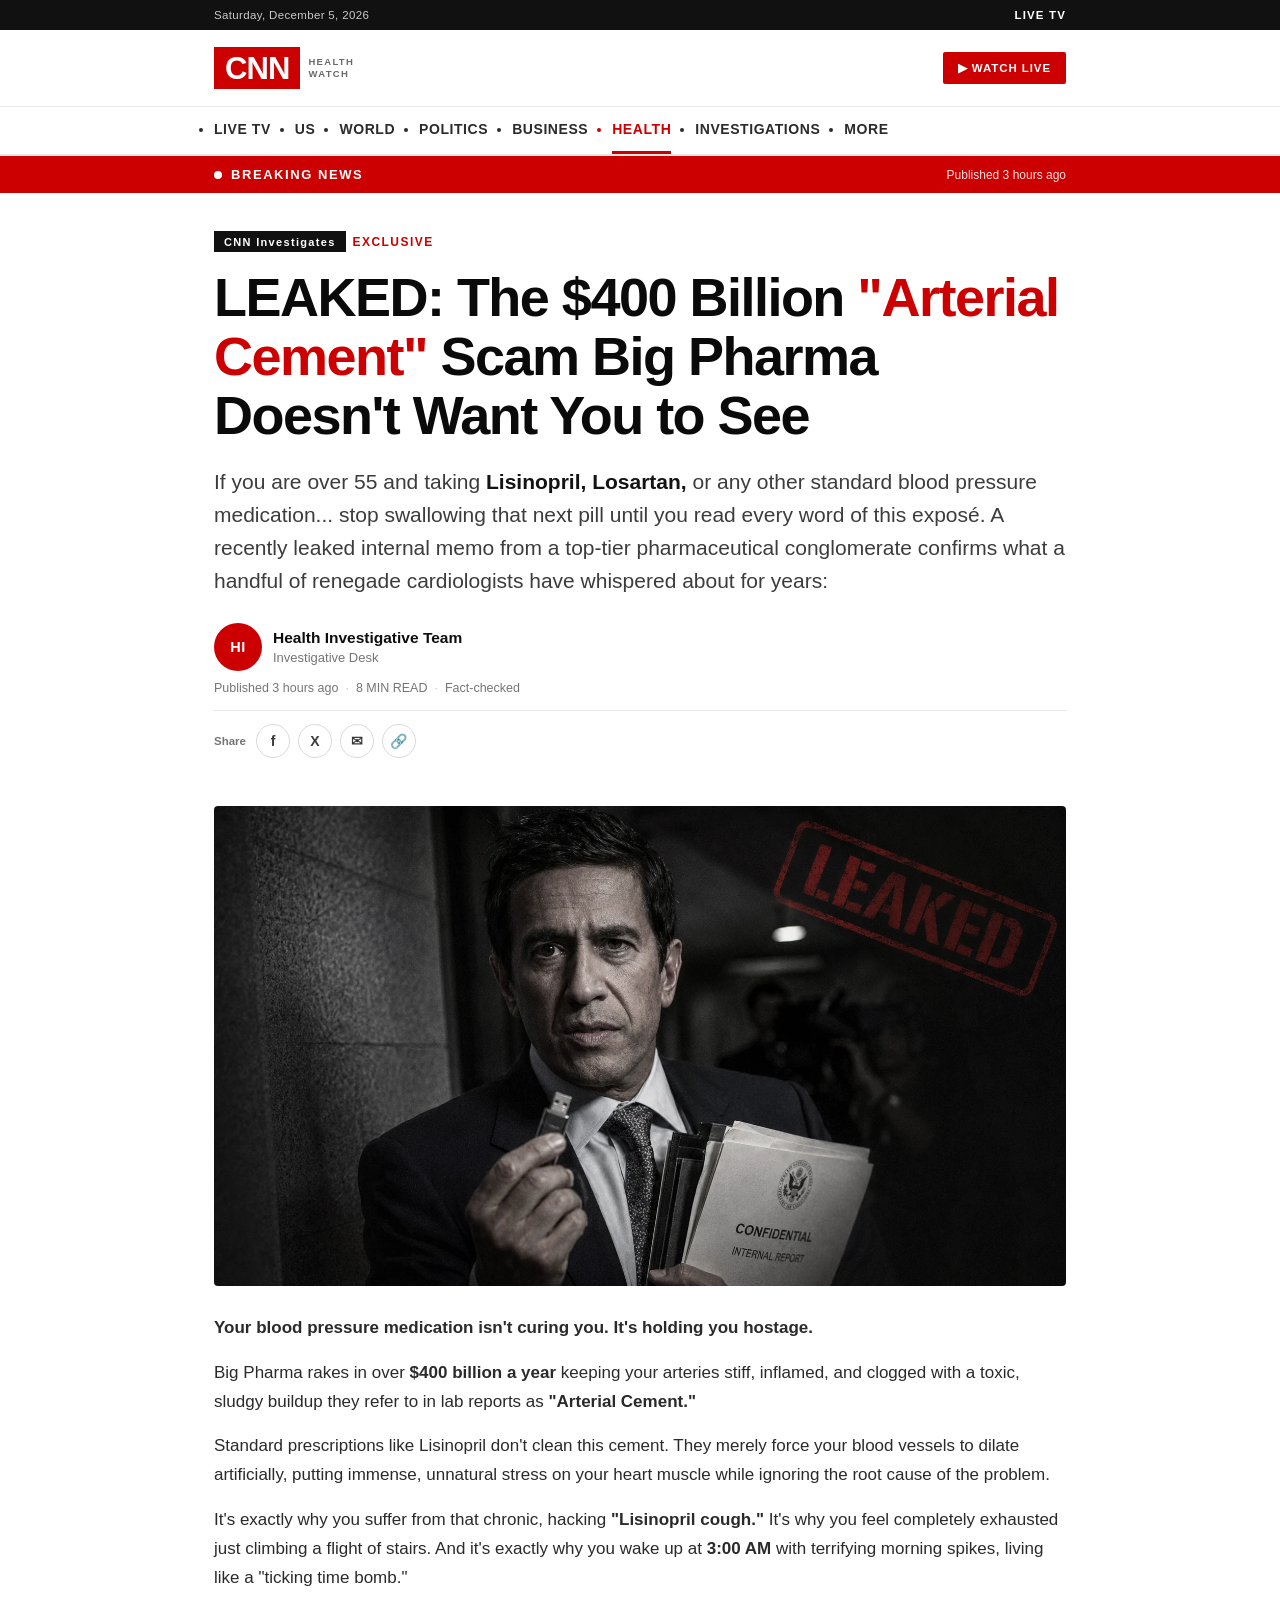
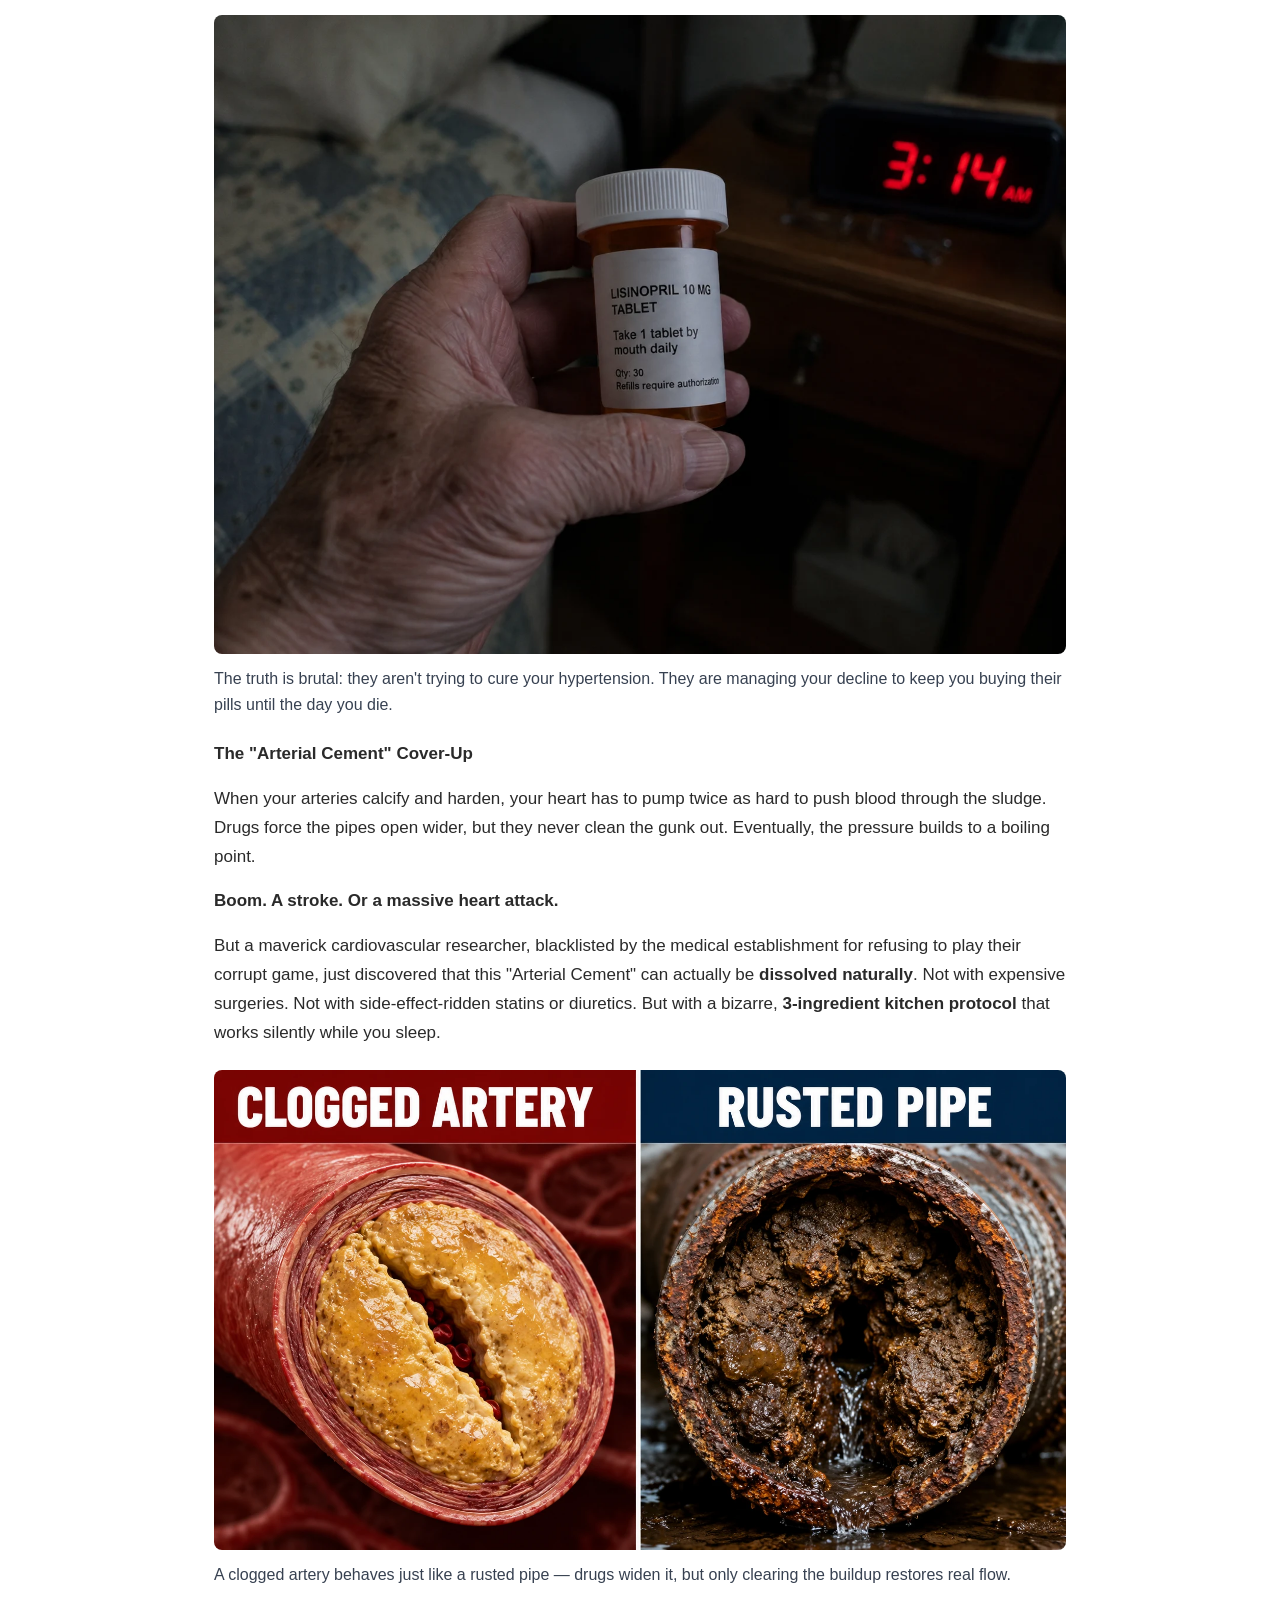
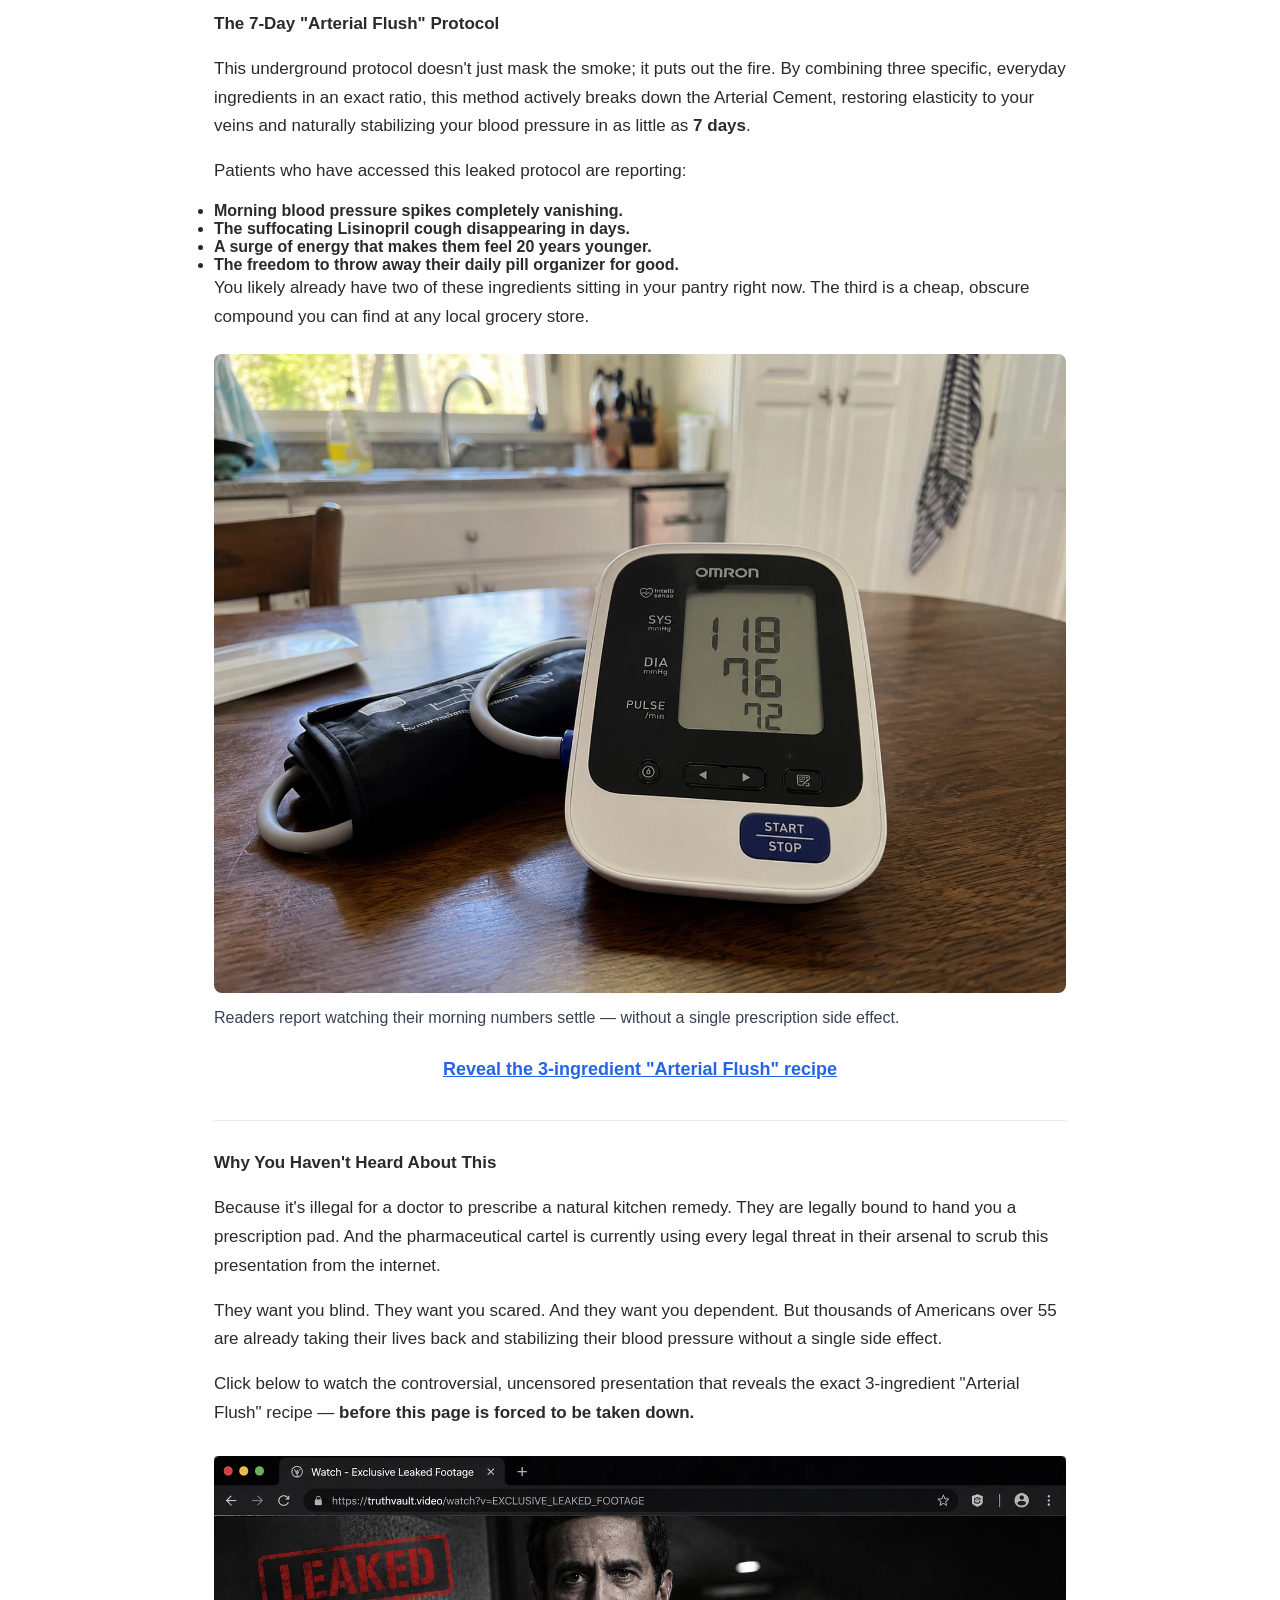
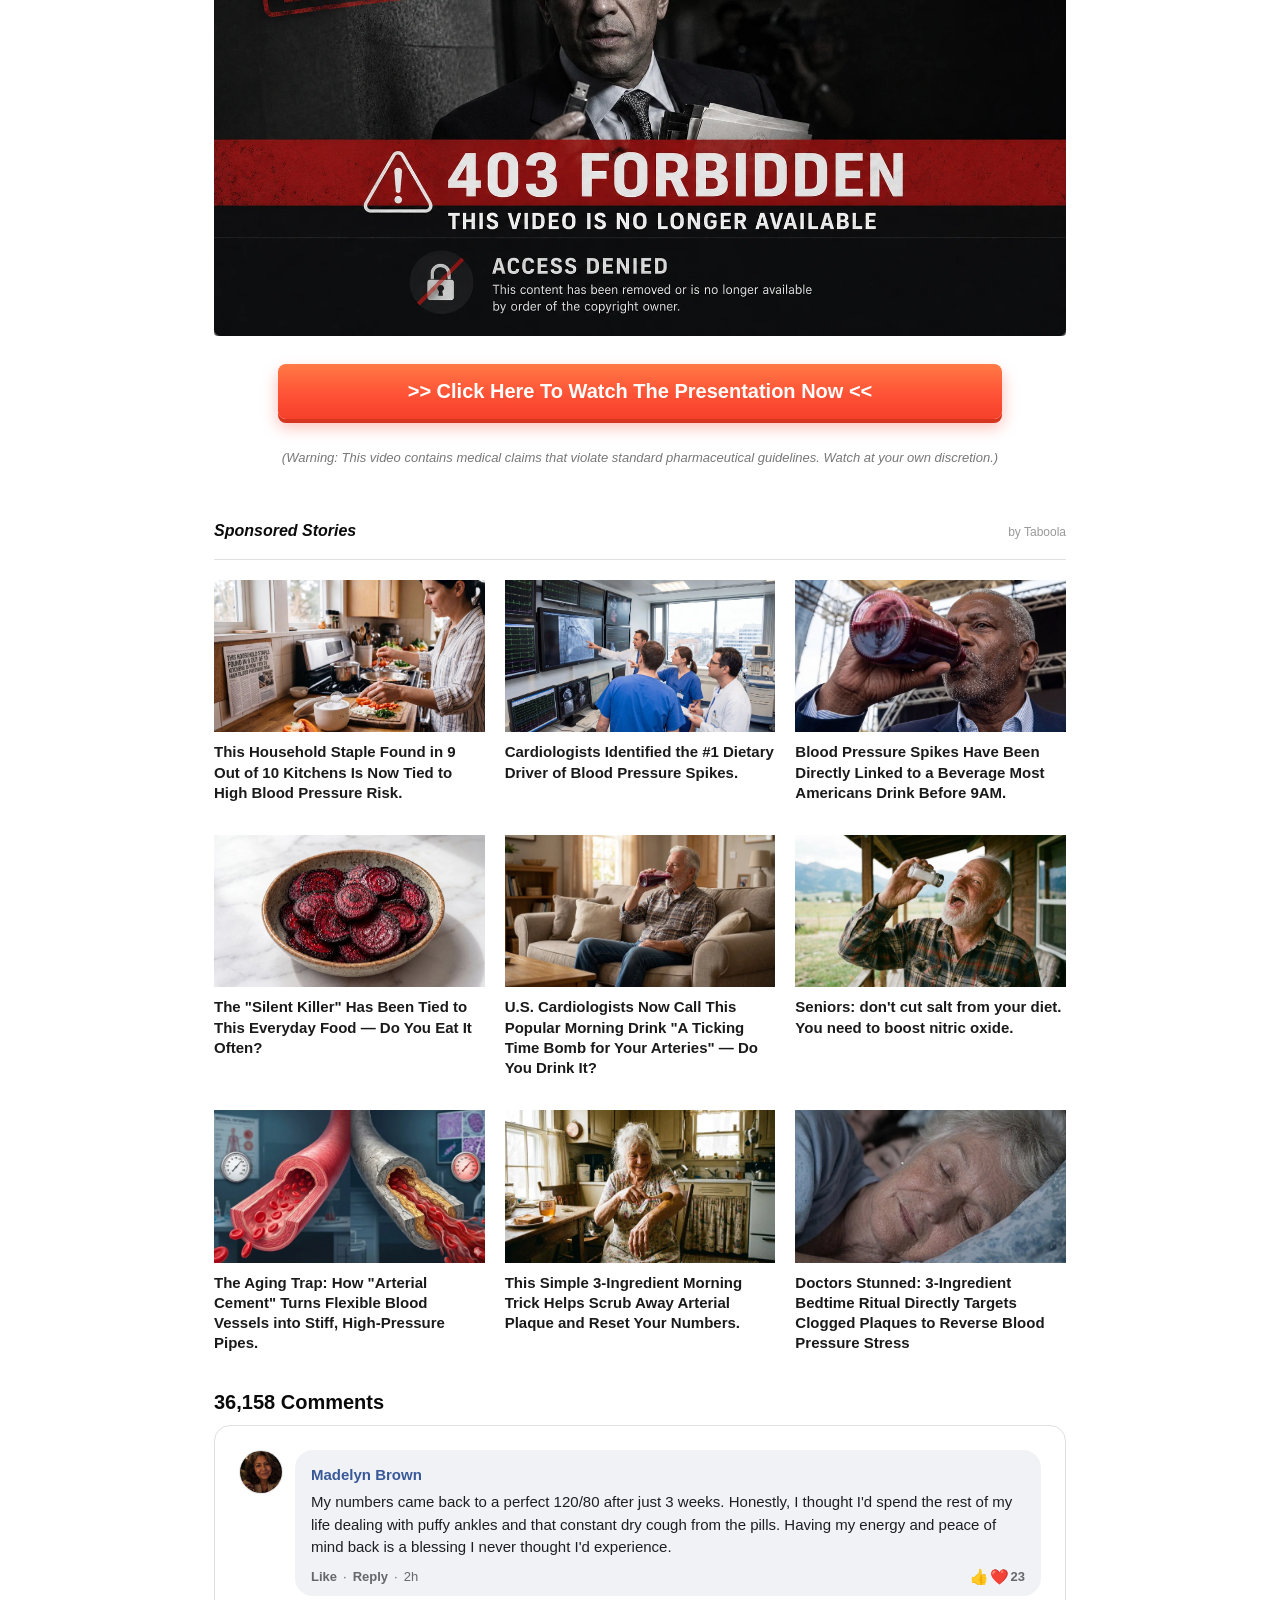
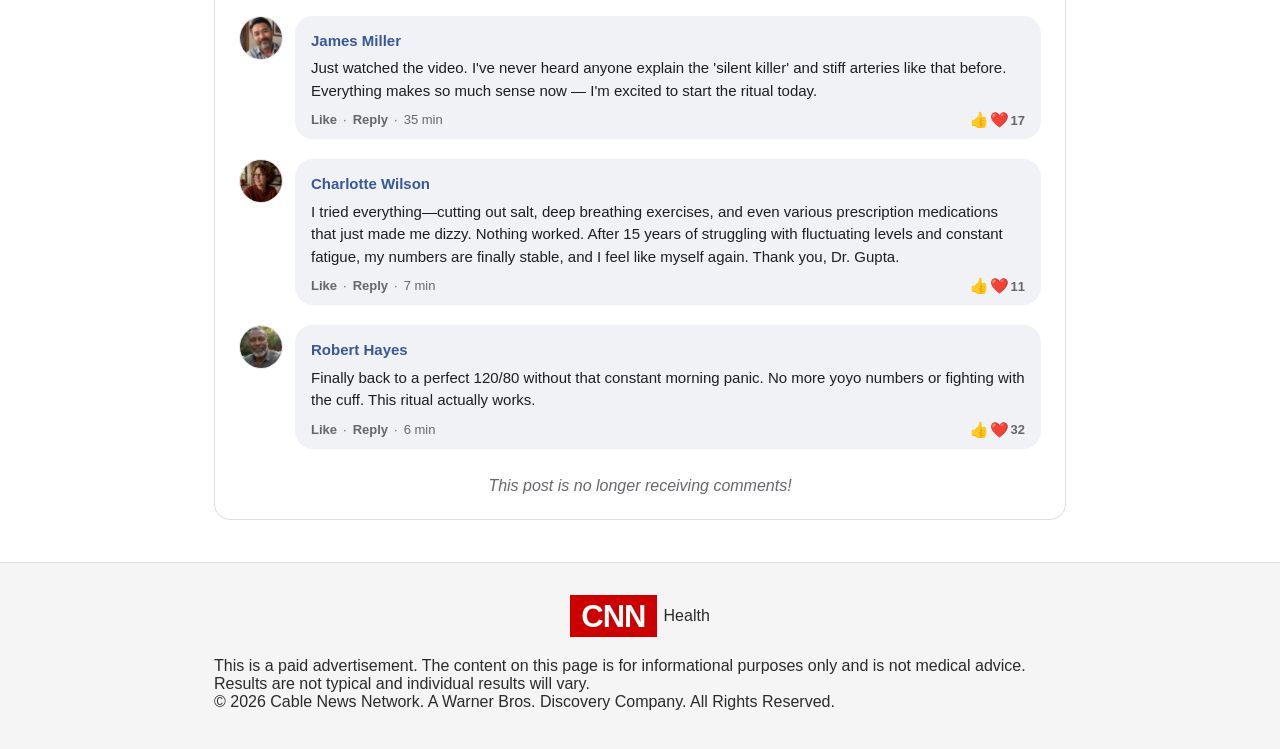
<file: leaked-memo/index.html>
<!DOCTYPE html>
<html lang="en" dir="ltr">
<head>
<meta charset="utf-8">
<meta name="viewport" content="width=device-width,initial-scale=1,shrink-to-fit=no">
<title>Health</title>
<meta name="robots" content="index, follow">
<link rel="icon" type="image/png" href="images/favicon.png">
<style>:root{--white:#ffffff}
html{scroll-behavior:smooth}
body{font-family:Roboto,sans-serif;min-height:100vh;-webkit-font-smoothing:antialiased;overflow-x:hidden}
*,::after,::before,body{margin:0;padding:0;box-sizing:border-box}
a{color:inherit;text-decoration:inherit}
h1{font-size:2em}
h1,h2,h3,h4,h5,h6{font-weight:inherit}
@font-face{font-family:Montserrat;font-style:normal;font-weight:600;font-display:swap;src:url(fonts/JTUHjIg1_i6t8kCHKm4532VJOt5-QNFgpCu173w0aXpsog.woff2) format('woff2');unicode-range:U+0460-052F,U+1C80-1C8A,U+20B4,U+2DE0-2DFF,U+A640-A69F,U+FE2E-FE2F}
@font-face{font-family:Montserrat;font-style:normal;font-weight:600;font-display:swap;src:url(fonts/JTUHjIg1_i6t8kCHKm4532VJOt5-QNFgpCu173w9aXpsog.woff2) format('woff2');unicode-range:U+0301,U+0400-045F,U+0490-0491,U+04B0-04B1,U+2116}
@font-face{font-family:Montserrat;font-style:normal;font-weight:600;font-display:swap;src:url(fonts/JTUHjIg1_i6t8kCHKm4532VJOt5-QNFgpCu173w2aXpsog.woff2) format('woff2');unicode-range:U+0102-0103,U+0110-0111,U+0128-0129,U+0168-0169,U+01A0-01A1,U+01AF-01B0,U+0300-0301,U+0303-0304,U+0308-0309,U+0323,U+0329,U+1EA0-1EF9,U+20AB}
@font-face{font-family:Montserrat;font-style:normal;font-weight:600;font-display:swap;src:url(fonts/JTUHjIg1_i6t8kCHKm4532VJOt5-QNFgpCu173w3aXpsog.woff2) format('woff2');unicode-range:U+0100-02BA,U+02BD-02C5,U+02C7-02CC,U+02CE-02D7,U+02DD-02FF,U+0304,U+0308,U+0329,U+1D00-1DBF,U+1E00-1E9F,U+1EF2-1EFF,U+2020,U+20A0-20AB,U+20AD-20C0,U+2113,U+2C60-2C7F,U+A720-A7FF}
@font-face{font-family:Montserrat;font-style:normal;font-weight:600;font-display:swap;src:url(fonts/JTUHjIg1_i6t8kCHKm4532VJOt5-QNFgpCu173w5aXo.woff2) format('woff2');unicode-range:U+0000-00FF,U+0131,U+0152-0153,U+02BB-02BC,U+02C6,U+02DA,U+02DC,U+0304,U+0308,U+0329,U+2000-206F,U+20AC,U+2122,U+2191,U+2193,U+2212,U+2215,U+FEFF,U+FFFD}
@font-face{font-family:Poppins;font-style:normal;font-weight:400;font-display:swap;src:url(fonts/pxiEyp8kv8JHgFVrJJbecmNE.woff2) format('woff2');unicode-range:U+0900-097F,U+1CD0-1CF9,U+200C-200D,U+20A8,U+20B9,U+20F0,U+25CC,U+A830-A839,U+A8E0-A8FF,U+11B00-11B09}
@font-face{font-family:Poppins;font-style:normal;font-weight:400;font-display:swap;src:url(fonts/pxiEyp8kv8JHgFVrJJnecmNE.woff2) format('woff2');unicode-range:U+0100-02BA,U+02BD-02C5,U+02C7-02CC,U+02CE-02D7,U+02DD-02FF,U+0304,U+0308,U+0329,U+1D00-1DBF,U+1E00-1E9F,U+1EF2-1EFF,U+2020,U+20A0-20AB,U+20AD-20C0,U+2113,U+2C60-2C7F,U+A720-A7FF}
@font-face{font-family:Poppins;font-style:normal;font-weight:400;font-display:swap;src:url(fonts/pxiEyp8kv8JHgFVrJJfecg.woff2) format('woff2');unicode-range:U+0000-00FF,U+0131,U+0152-0153,U+02BB-02BC,U+02C6,U+02DA,U+02DC,U+0304,U+0308,U+0329,U+2000-206F,U+20AC,U+2122,U+2191,U+2193,U+2212,U+2215,U+FEFF,U+FFFD}
@font-face{font-family:Roboto;font-style:normal;font-weight:400;font-stretch:100%;font-display:swap;src:url(fonts/KFOMCnqEu92Fr1ME7kSn66aGLdTylUAMQXC89YmC2DPNWubEbVmZiArmlw.woff2) format('woff2');unicode-range:U+0460-052F,U+1C80-1C8A,U+20B4,U+2DE0-2DFF,U+A640-A69F,U+FE2E-FE2F}
@font-face{font-family:Roboto;font-style:normal;font-weight:400;font-stretch:100%;font-display:swap;src:url(fonts/KFOMCnqEu92Fr1ME7kSn66aGLdTylUAMQXC89YmC2DPNWubEbVmQiArmlw.woff2) format('woff2');unicode-range:U+0301,U+0400-045F,U+0490-0491,U+04B0-04B1,U+2116}
@font-face{font-family:Roboto;font-style:normal;font-weight:400;font-stretch:100%;font-display:swap;src:url(fonts/KFOMCnqEu92Fr1ME7kSn66aGLdTylUAMQXC89YmC2DPNWubEbVmYiArmlw.woff2) format('woff2');unicode-range:U+1F00-1FFF}
@font-face{font-family:Roboto;font-style:normal;font-weight:400;font-stretch:100%;font-display:swap;src:url(fonts/KFOMCnqEu92Fr1ME7kSn66aGLdTylUAMQXC89YmC2DPNWubEbVmXiArmlw.woff2) format('woff2');unicode-range:U+0370-0377,U+037A-037F,U+0384-038A,U+038C,U+038E-03A1,U+03A3-03FF}
@font-face{font-family:Roboto;font-style:normal;font-weight:400;font-stretch:100%;font-display:swap;src:url(fonts/KFOMCnqEu92Fr1ME7kSn66aGLdTylUAMQXC89YmC2DPNWubEbVnoiArmlw.woff2) format('woff2');unicode-range:U+0302-0303,U+0305,U+0307-0308,U+0310,U+0312,U+0315,U+031A,U+0326-0327,U+032C,U+032F-0330,U+0332-0333,U+0338,U+033A,U+0346,U+034D,U+0391-03A1,U+03A3-03A9,U+03B1-03C9,U+03D1,U+03D5-03D6,U+03F0-03F1,U+03F4-03F5,U+2016-2017,U+2034-2038,U+203C,U+2040,U+2043,U+2047,U+2050,U+2057,U+205F,U+2070-2071,U+2074-208E,U+2090-209C,U+20D0-20DC,U+20E1,U+20E5-20EF,U+2100-2112,U+2114-2115,U+2117-2121,U+2123-214F,U+2190,U+2192,U+2194-21AE,U+21B0-21E5,U+21F1-21F2,U+21F4-2211,U+2213-2214,U+2216-22FF,U+2308-230B,U+2310,U+2319,U+231C-2321,U+2336-237A,U+237C,U+2395,U+239B-23B7,U+23D0,U+23DC-23E1,U+2474-2475,U+25AF,U+25B3,U+25B7,U+25BD,U+25C1,U+25CA,U+25CC,U+25FB,U+266D-266F,U+27C0-27FF,U+2900-2AFF,U+2B0E-2B11,U+2B30-2B4C,U+2BFE,U+3030,U+FF5B,U+FF5D,U+1D400-1D7FF,U+1EE00-1EEFF}
@font-face{font-family:Roboto;font-style:normal;font-weight:400;font-stretch:100%;font-display:swap;src:url(fonts/KFOMCnqEu92Fr1ME7kSn66aGLdTylUAMQXC89YmC2DPNWubEbVn6iArmlw.woff2) format('woff2');unicode-range:U+0001-000C,U+000E-001F,U+007F-009F,U+20DD-20E0,U+20E2-20E4,U+2150-218F,U+2190,U+2192,U+2194-2199,U+21AF,U+21E6-21F0,U+21F3,U+2218-2219,U+2299,U+22C4-22C6,U+2300-243F,U+2440-244A,U+2460-24FF,U+25A0-27BF,U+2800-28FF,U+2921-2922,U+2981,U+29BF,U+29EB,U+2B00-2BFF,U+4DC0-4DFF,U+FFF9-FFFB,U+10140-1018E,U+10190-1019C,U+101A0,U+101D0-101FD,U+102E0-102FB,U+10E60-10E7E,U+1D2C0-1D2D3,U+1D2E0-1D37F,U+1F000-1F0FF,U+1F100-1F1AD,U+1F1E6-1F1FF,U+1F30D-1F30F,U+1F315,U+1F31C,U+1F31E,U+1F320-1F32C,U+1F336,U+1F378,U+1F37D,U+1F382,U+1F393-1F39F,U+1F3A7-1F3A8,U+1F3AC-1F3AF,U+1F3C2,U+1F3C4-1F3C6,U+1F3CA-1F3CE,U+1F3D4-1F3E0,U+1F3ED,U+1F3F1-1F3F3,U+1F3F5-1F3F7,U+1F408,U+1F415,U+1F41F,U+1F426,U+1F43F,U+1F441-1F442,U+1F444,U+1F446-1F449,U+1F44C-1F44E,U+1F453,U+1F46A,U+1F47D,U+1F4A3,U+1F4B0,U+1F4B3,U+1F4B9,U+1F4BB,U+1F4BF,U+1F4C8-1F4CB,U+1F4D6,U+1F4DA,U+1F4DF,U+1F4E3-1F4E6,U+1F4EA-1F4ED,U+1F4F7,U+1F4F9-1F4FB,U+1F4FD-1F4FE,U+1F503,U+1F507-1F50B,U+1F50D,U+1F512-1F513,U+1F53E-1F54A,U+1F54F-1F5FA,U+1F610,U+1F650-1F67F,U+1F687,U+1F68D,U+1F691,U+1F694,U+1F698,U+1F6AD,U+1F6B2,U+1F6B9-1F6BA,U+1F6BC,U+1F6C6-1F6CF,U+1F6D3-1F6D7,U+1F6E0-1F6EA,U+1F6F0-1F6F3,U+1F6F7-1F6FC,U+1F700-1F7FF,U+1F800-1F80B,U+1F810-1F847,U+1F850-1F859,U+1F860-1F887,U+1F890-1F8AD,U+1F8B0-1F8BB,U+1F8C0-1F8C1,U+1F900-1F90B,U+1F93B,U+1F946,U+1F984,U+1F996,U+1F9E9,U+1FA00-1FA6F,U+1FA70-1FA7C,U+1FA80-1FA89,U+1FA8F-1FAC6,U+1FACE-1FADC,U+1FADF-1FAE9,U+1FAF0-1FAF8,U+1FB00-1FBFF}
@font-face{font-family:Roboto;font-style:normal;font-weight:400;font-stretch:100%;font-display:swap;src:url(fonts/KFOMCnqEu92Fr1ME7kSn66aGLdTylUAMQXC89YmC2DPNWubEbVmbiArmlw.woff2) format('woff2');unicode-range:U+0102-0103,U+0110-0111,U+0128-0129,U+0168-0169,U+01A0-01A1,U+01AF-01B0,U+0300-0301,U+0303-0304,U+0308-0309,U+0323,U+0329,U+1EA0-1EF9,U+20AB}
@font-face{font-family:Roboto;font-style:normal;font-weight:400;font-stretch:100%;font-display:swap;src:url(fonts/KFOMCnqEu92Fr1ME7kSn66aGLdTylUAMQXC89YmC2DPNWubEbVmaiArmlw.woff2) format('woff2');unicode-range:U+0100-02BA,U+02BD-02C5,U+02C7-02CC,U+02CE-02D7,U+02DD-02FF,U+0304,U+0308,U+0329,U+1D00-1DBF,U+1E00-1E9F,U+1EF2-1EFF,U+2020,U+20A0-20AB,U+20AD-20C0,U+2113,U+2C60-2C7F,U+A720-A7FF}
@font-face{font-family:Roboto;font-style:normal;font-weight:400;font-stretch:100%;font-display:swap;src:url(fonts/KFOMCnqEu92Fr1ME7kSn66aGLdTylUAMQXC89YmC2DPNWubEbVmUiAo.woff2) format('woff2');unicode-range:U+0000-00FF,U+0131,U+0152-0153,U+02BB-02BC,U+02C6,U+02DA,U+02DC,U+0304,U+0308,U+0329,U+2000-206F,U+20AC,U+2122,U+2191,U+2193,U+2212,U+2215,U+FEFF,U+FFFD}
.sh-wrap{width:100%;margin:0 auto;background:#fff;font-family:Inter,Helvetica,Arial,sans-serif;color:#0d0d0d;-webkit-font-smoothing:antialiased;text-align:left}
.sh-wrap *,.sh-wrap ::after,.sh-wrap ::before{box-sizing:border-box}
.sh-wrap h1,.sh-wrap h2,.sh-wrap p{margin:0;padding:0}
.sh-wrap li,.sh-wrap ul{margin:0;padding:0;list-style:none}
body{overflow-x:hidden}
.sh-col,.sh-in{width:100%;max-width:740px;margin-left:auto;margin-right:auto;padding-left:14px;padding-right:14px}
.sh-breaking,.sh-mastbar,.sh-nav,.sh-topbar{width:100vw;max-width:100vw;margin-left:calc(50% - 50vw);margin-right:calc(50% - 50vw)}
.sh-topbar{background:#111;color:#c9c9c9}
.sh-topbar .sh-in{display:flex;justify-content:space-between;align-items:center;padding-top:7px;padding-bottom:7px;font-size:10.5px;letter-spacing:.03em}
.sh-topbar-right{display:flex;align-items:center;gap:6px}
.sh-livedot{width:7px;height:7px;border-radius:50%;background:#c00;animation:shBlink 1.3s ease-in-out infinite}
@keyframes shBlink{0%,100%{opacity:1}50%{opacity:.2}}
.sh-topbar-live{color:#fff;font-weight:700;letter-spacing:.1em}
.sh-mastbar{background:#fff;border-bottom:1px solid #eaeaea}
.sh-mastbar .sh-in{display:flex;justify-content:space-between;align-items:center;padding-top:13px;padding-bottom:13px}
.sh-logo{display:flex;align-items:center;gap:8px}
.sh-logo-mark{background:#c00;color:#fff;font-weight:900;font-size:21px;letter-spacing:-.03em;padding:5px 9px 4px;line-height:1}
.sh-logo-sub{font-size:8.5px;font-weight:700;color:#6a6a6a;letter-spacing:.14em;line-height:1.3;max-width:78px}
.sh-watch{background:#c00;color:#fff;font-size:10.5px;font-weight:800;letter-spacing:.08em;padding:7px 11px;border-radius:2px;white-space:nowrap}
.sh-nav{background:#fff;border-bottom:2px solid #e6e6e6;overflow-x:auto;-webkit-overflow-scrolling:touch;scrollbar-width:none}
.sh-nav::-webkit-scrollbar{display:none}
.sh-nav-list{display:flex;align-items:center;gap:17px;white-space:nowrap}
.sh-nav-list li{font-size:12px;font-weight:700;color:#2b2b2b;letter-spacing:.04em;text-transform:uppercase;padding:11px 0;border-bottom:3px solid transparent;cursor:default}
.sh-nav-active{color:#c00!important;border-bottom-color:#c00!important}
.sh-breaking{background:#c00}
.sh-breaking .sh-in{display:flex;align-items:center;gap:9px;padding-top:9px;padding-bottom:9px}
.sh-breaking-dot{width:8px;height:8px;border-radius:50%;background:#fff;flex-shrink:0;animation:shBlink 1.3s ease-in-out infinite}
.sh-breaking-label{color:#fff;font-size:11.5px;font-weight:900;letter-spacing:.12em}
.sh-breaking-time{color:rgba(255,255,255,.88);font-size:10.5px;font-weight:500;margin-left:auto;white-space:nowrap}
.sh-article{padding-top:20px;padding-bottom:4px}
.sh-kicker{display:flex;align-items:center;flex-wrap:wrap;gap:7px;margin-bottom:13px}
.sh-kicker-show{background:#111;color:#fff;font-size:10px;font-weight:900;letter-spacing:.12em;padding:4px 8px 3px}
.sh-kicker-cat{font-size:10.5px;font-weight:800;color:#c00;letter-spacing:.12em}
.sh-headline{font-family:Inter,Helvetica,Arial,sans-serif;font-size:30px;line-height:1.14;font-weight:900;letter-spacing:-.028em;color:#0a0a0a;margin-bottom:15px!important}
.sh-headline em{font-style:normal;color:#c00}
.sh-standfirst{font-size:15.5px;line-height:1.56;color:#3c3c3c;font-weight:400;margin-bottom:20px!important}
.sh-standfirst b{font-weight:700;color:#131313}
.sh-byline{display:flex;align-items:center;gap:11px;margin-bottom:10px}
.sh-byline-avatar{width:40px;height:40px;border-radius:50%;background:#c00;color:#fff;font-size:12.5px;font-weight:800;letter-spacing:.03em;display:flex;align-items:center;justify-content:center;flex-shrink:0}
.sh-byline-info{display:flex;flex-direction:column;line-height:1.35}
.sh-byline-name{font-size:13.5px;font-weight:800;color:#0d0d0d}
.sh-byline-role{font-size:11.5px;color:#757575;font-weight:500}
.sh-meta{display:flex;align-items:center;gap:7px;flex-wrap:wrap;font-size:11.5px;color:#757575;padding-bottom:12px;border-bottom:1px solid #e8e8e8}
.sh-meta-dot{color:#c4c4c4}
.sh-sharebar{display:flex;align-items:center;gap:8px;padding:13px 0 16px}
.sh-share-label{font-size:11.5px;font-weight:700;color:#757575;margin-right:2px}
.sh-share-btn{width:30px;height:30px;border:1px solid #dadada;border-radius:50%;display:flex;align-items:center;justify-content:center;font-size:12.5px;font-weight:700;color:#3a3a3a;cursor:default}
@media (min-width:768px){.sh-col,.sh-in{padding-left:24px;padding-right:24px}.sh-topbar .sh-in{font-size:11.5px;padding-top:9px;padding-bottom:9px}.sh-mastbar .sh-in{padding-top:17px;padding-bottom:17px}.sh-logo-mark{font-size:27px;padding:6px 11px 5px}.sh-logo-sub{font-size:9.5px;max-width:92px}.sh-watch{font-size:11.5px;padding:9px 15px}.sh-nav-list{gap:24px}.sh-nav-list li{font-size:13px;padding:14px 0}.sh-breaking .sh-in{padding-top:11px;padding-bottom:11px}.sh-breaking-label{font-size:13px}.sh-breaking-time{font-size:12px}.sh-article{padding-top:32px}.sh-kicker{margin-bottom:16px}.sh-kicker-show{font-size:11px;padding:5px 10px 4px}.sh-kicker-cat{font-size:12px}.sh-headline{font-size:43px;line-height:1.09;margin-bottom:20px!important}.sh-standfirst{font-size:18.5px;line-height:1.58;margin-bottom:26px!important}.sh-byline-avatar{width:48px;height:48px;font-size:14.5px}.sh-byline-name{font-size:15.5px}.sh-byline-role{font-size:13px}.sh-meta{font-size:12.5px;padding-bottom:15px}.sh-share-btn{width:34px;height:34px;font-size:14px}}
@media (min-width:1280px){.sh-col,.sh-in{max-width:900px}.sh-headline{font-size:54px}.sh-standfirst{font-size:21px}.sh-logo-mark{font-size:31px}.sh-nav-list li{font-size:14px}.sh-article{padding-top:38px}}
@media (min-width:1920px){.sh-col,.sh-in{max-width:1000px}.sh-headline{font-size:62px}.sh-standfirst{font-size:23px}.sh-logo-mark{font-size:35px}}
@media (max-width:389px){.sh-headline{font-size:26px}.sh-standfirst{font-size:14.5px}.sh-logo-sub{display:none}.sh-watch{font-size:9.5px;padding:6px 9px}.sh-breaking-time{display:none}}
.sh-wrap{width:100%;margin:0 auto;background:#fff;font-family:Inter,Helvetica,Arial,sans-serif;color:#0d0d0d;-webkit-font-smoothing:antialiased;text-align:left}
.sh-wrap *,.sh-wrap ::after,.sh-wrap ::before{box-sizing:border-box}
.sh-col,.sh-in{width:100%;max-width:740px;margin-left:auto;margin-right:auto;padding-left:14px;padding-right:14px}
body{overflow-x:hidden}
.sh-body{padding-top:6px;padding-bottom:4px}
.sh-wrap .sh-body p{font-size:17px;line-height:1.68;color:#1f1f1f;margin:0 0 20px 0;padding:0}
.sh-wrap .sh-body p.sh-lead{font-size:18.5px;line-height:1.6;color:#111;font-weight:500}
.sh-wrap .sh-body p.sh-punch{font-size:19px;line-height:1.5;color:#0a0a0a;font-weight:800}
.sh-wrap .sh-body p b{font-weight:700;color:#0a0a0a}
.sh-wrap .sh-body h2{font-size:25px;line-height:1.2;font-weight:900;letter-spacing:-.026em;color:#0a0a0a;margin:34px 0 15px 0;padding:0}
.sh-wrap .sh-body a{color:#0b5fcc;text-decoration:underline;font-weight:500}
.sh-quote{border-left:4px solid #c00;padding:3px 0 3px 16px;margin:0 0 22px 0}
.sh-wrap .sh-quote p{font-size:19.5px;line-height:1.48;color:#141414;font-weight:600;font-style:italic;margin:0 0 8px 0}
.sh-quote-src{font-size:12.5px;color:#757575;font-weight:600;letter-spacing:.02em}
.sh-stat{background:#f7f7f7;border-left:5px solid #c00;padding:18px;margin:0 0 24px 0}
.sh-stat-num{font-size:42px;font-weight:900;color:#c00;line-height:1;letter-spacing:-.04em;display:block;margin-bottom:8px}
.sh-wrap .sh-stat p{font-size:14.5px!important;line-height:1.5!important;color:#444;margin:0!important}
@media (min-width:768px){.sh-col,.sh-in{padding-left:24px;padding-right:24px}.sh-wrap .sh-body p{font-size:19px;line-height:1.7;margin-bottom:24px}.sh-wrap .sh-body p.sh-lead{font-size:21px}.sh-wrap .sh-body p.sh-punch{font-size:22px}.sh-wrap .sh-body h2{font-size:33px;margin:44px 0 18px 0}.sh-wrap .sh-quote p{font-size:23px}.sh-quote{padding-left:22px;margin-bottom:28px}.sh-stat{padding:24px;margin-bottom:30px}.sh-stat-num{font-size:54px}.sh-wrap .sh-stat p{font-size:16px!important}}
@media (min-width:1280px){.sh-col,.sh-in{max-width:900px}.sh-wrap .sh-body p{font-size:20px;line-height:1.72}.sh-wrap .sh-body p.sh-lead{font-size:23px}.sh-wrap .sh-body p.sh-punch{font-size:24px}.sh-wrap .sh-body h2{font-size:38px}.sh-wrap .sh-quote p{font-size:25px}.sh-stat-num{font-size:60px}}
@media (min-width:1920px){.sh-col,.sh-in{max-width:1000px}.sh-wrap .sh-body p{font-size:21px}.sh-wrap .sh-body h2{font-size:42px}.sh-wrap .sh-quote p{font-size:27px}}
@media (max-width:389px){.sh-wrap .sh-body p{font-size:16px}.sh-wrap .sh-body p.sh-lead{font-size:17px}.sh-wrap .sh-body p.sh-punch{font-size:17.5px}.sh-wrap .sh-body h2{font-size:22px}.sh-stat-num{font-size:36px}}
.sh-wrap{width:100%;margin:0 auto;background:#fff;font-family:Inter,Helvetica,Arial,sans-serif;-webkit-font-smoothing:antialiased}
.sh-wrap *,.sh-wrap ::after,.sh-wrap ::before{box-sizing:border-box}
.sh-col,.sh-in{width:100%;max-width:740px;margin-left:auto;margin-right:auto;padding-left:14px;padding-right:14px}
.sh-ctabox{margin:24px 0 28px;text-align:center}
.sh-live-cta{display:flex;align-items:center;justify-content:center;gap:8px;margin-bottom:13px}
.sh-live-dot{width:9px;height:9px;border-radius:50%;background:#c00;flex-shrink:0;animation:shPulse 1.5s ease-in-out infinite}
@keyframes shPulse{0%{box-shadow:0 0 0 0 rgba(204,0,0,.55);opacity:1}70%{box-shadow:0 0 0 9px rgba(204,0,0,0);opacity:.6}100%{box-shadow:0 0 0 0 rgba(204,0,0,0);opacity:1}}
.sh-live-txt{font-size:13px;color:#333;font-weight:600;line-height:1.35}
.sh-live-num{font-weight:900;color:#c00}
.sh-cta{display:block;width:100%;background:#b80000;color:#fff!important;text-decoration:none!important;font-family:Inter,Helvetica,Arial,sans-serif;font-size:17px;font-weight:800;line-height:1.32;letter-spacing:.01em;text-transform:uppercase;padding:19px 18px;border-radius:6px;border:0;box-shadow:0 6px 0 #7d0000,0 10px 22px rgba(0,0,0,.28);animation:shCtaPulse 2.1s ease-in-out infinite;cursor:pointer}
.sh-cta:hover{background:#a00000}
.sh-cta:active{transform:translateY(4px);box-shadow:0 2px 0 #7d0000,0 4px 10px rgba(0,0,0,.25)}
.sh-cta-play{font-size:15px;margin-right:7px}
@keyframes shCtaPulse{0%,100%{transform:scale(1)}50%{transform:scale(1.022)}}
.sh-cta-sub{display:block;margin-top:11px;font-size:12px;color:#757575;font-weight:500;letter-spacing:.02em}
@media (min-width:768px){.sh-col,.sh-in{padding-left:24px;padding-right:24px}.sh-live-txt{font-size:14.5px}.sh-cta{font-size:20px;padding:23px 24px}.sh-cta-play{font-size:17px}.sh-cta-sub{font-size:13px}.sh-ctabox{margin:30px 0 36px}}
@media (min-width:1280px){.sh-col,.sh-in{max-width:900px}.sh-cta{font-size:22px;padding:26px 28px}.sh-live-txt{font-size:16px}}
@media (min-width:1920px){.sh-col,.sh-in{max-width:1000px}.sh-cta{font-size:24px;padding:29px 30px}}
@media (max-width:389px){.sh-cta{font-size:15px;padding:17px 12px}.sh-live-txt{font-size:12px}}
.sh-wrap{width:100%;margin:0 auto;background:#fff;font-family:Inter,Helvetica,Arial,sans-serif;color:#0d0d0d;-webkit-font-smoothing:antialiased;text-align:left}
.sh-wrap *,.sh-wrap ::after,.sh-wrap ::before{box-sizing:border-box}
.sh-col,.sh-in{width:100%;max-width:740px;margin-left:auto;margin-right:auto;padding-left:14px;padding-right:14px}
.sh-body{padding-top:4px;padding-bottom:4px}
.sh-wrap .sh-body p{font-size:17px;line-height:1.68;color:#1f1f1f;margin:0 0 20px 0;padding:0}
.sh-wrap .sh-body p.sh-punch{font-size:19px;line-height:1.5;color:#0a0a0a;font-weight:800}
.sh-wrap .sh-body p b{font-weight:700;color:#0a0a0a}
.sh-wrap .sh-body h2{font-size:25px;line-height:1.2;font-weight:900;letter-spacing:-.026em;color:#0a0a0a;margin:10px 0 15px 0;padding:0}
.sh-wrap .sh-body a{color:#0b5fcc;text-decoration:underline;font-weight:500}
.sh-quote{border-left:4px solid #c00;padding:3px 0 3px 16px;margin:0 0 22px 0}
.sh-wrap .sh-quote p{font-size:19.5px;line-height:1.48;color:#141414;font-weight:600;font-style:italic;margin:0 0 8px 0}
.sh-quote-src{font-size:12.5px;color:#757575;font-weight:600;letter-spacing:.02em}
.sh-tape{background:#111;padding:20px 18px;margin:0 0 24px 0;border-radius:3px}
.sh-tape-label{display:flex;align-items:center;gap:8px;margin-bottom:13px}
.sh-tape-dot{width:8px;height:8px;border-radius:50%;background:#c00;animation:shPulse 1.5s ease-in-out infinite}
@keyframes shPulse{0%{box-shadow:0 0 0 0 rgba(204,0,0,.55);opacity:1}70%{box-shadow:0 0 0 9px rgba(204,0,0,0);opacity:.6}100%{box-shadow:0 0 0 0 rgba(204,0,0,0);opacity:1}}
.sh-tape-tag{color:#ff6b6b;font-size:10px;font-weight:900;letter-spacing:.14em}
.sh-wrap .sh-tape p{color:#fff!important;font-size:18.5px!important;line-height:1.5!important;font-weight:600;font-style:italic;margin:0 0 11px 0!important}
.sh-tape-src{color:#9a9a9a;font-size:12px;font-weight:600;letter-spacing:.02em}
@media (min-width:768px){.sh-col,.sh-in{padding-left:24px;padding-right:24px}.sh-wrap .sh-body p{font-size:19px;line-height:1.7;margin-bottom:24px}.sh-wrap .sh-body p.sh-punch{font-size:22px}.sh-wrap .sh-body h2{font-size:33px;margin:14px 0 18px 0}.sh-wrap .sh-quote p{font-size:23px}.sh-quote{padding-left:22px;margin-bottom:28px}.sh-tape{padding:26px 24px;margin-bottom:30px}.sh-wrap .sh-tape p{font-size:22px!important}.sh-tape-tag{font-size:11px}}
@media (min-width:1280px){.sh-col,.sh-in{max-width:900px}.sh-wrap .sh-body p{font-size:20px;line-height:1.72}.sh-wrap .sh-body p.sh-punch{font-size:24px}.sh-wrap .sh-body h2{font-size:38px}.sh-wrap .sh-quote p{font-size:25px}.sh-wrap .sh-tape p{font-size:24px!important}}
@media (min-width:1920px){.sh-col,.sh-in{max-width:1000px}.sh-wrap .sh-body p{font-size:21px}.sh-wrap .sh-body h2{font-size:42px}.sh-wrap .sh-quote p{font-size:27px}.sh-wrap .sh-tape p{font-size:26px!important}}
@media (max-width:389px){.sh-wrap .sh-body p{font-size:16px}.sh-wrap .sh-body p.sh-punch{font-size:17.5px}.sh-wrap .sh-body h2{font-size:22px}.sh-wrap .sh-tape p{font-size:17px!important}}
.sh-wrap{width:100%;margin:0 auto;background:#fff;font-family:Inter,Helvetica,Arial,sans-serif;-webkit-font-smoothing:antialiased}
.sh-wrap *,.sh-wrap ::after,.sh-wrap ::before{box-sizing:border-box}
.sh-col,.sh-in{width:100%;max-width:740px;margin-left:auto;margin-right:auto;padding-left:14px;padding-right:14px}
.sh-ctabox{margin:24px 0 28px;text-align:center}
.sh-live-cta{display:flex;align-items:center;justify-content:center;gap:8px;margin-bottom:13px}
.sh-live-dot{width:9px;height:9px;border-radius:50%;background:#c00;flex-shrink:0;animation:shPulse 1.5s ease-in-out infinite}
@keyframes shPulse{0%{box-shadow:0 0 0 0 rgba(204,0,0,.55);opacity:1}70%{box-shadow:0 0 0 9px rgba(204,0,0,0);opacity:.6}100%{box-shadow:0 0 0 0 rgba(204,0,0,0);opacity:1}}
.sh-live-txt{font-size:13px;color:#333;font-weight:600;line-height:1.35}
.sh-live-num{font-weight:900;color:#c00}
.sh-cta{display:block;width:100%;background:#b80000;color:#fff!important;text-decoration:none!important;font-family:Inter,Helvetica,Arial,sans-serif;font-size:17px;font-weight:800;line-height:1.32;letter-spacing:.01em;text-transform:uppercase;padding:19px 18px;border-radius:6px;border:0;box-shadow:0 6px 0 #7d0000,0 10px 22px rgba(0,0,0,.28);animation:shCtaPulse 2.1s ease-in-out infinite;cursor:pointer}
.sh-cta:hover{background:#a00000}
.sh-cta:active{transform:translateY(4px);box-shadow:0 2px 0 #7d0000,0 4px 10px rgba(0,0,0,.25)}
.sh-cta-play{font-size:15px;margin-right:7px}
@keyframes shCtaPulse{0%,100%{transform:scale(1)}50%{transform:scale(1.022)}}
.sh-cta-sub{display:block;margin-top:11px;font-size:12px;color:#757575;font-weight:500;letter-spacing:.02em}
@media (min-width:768px){.sh-col,.sh-in{padding-left:24px;padding-right:24px}.sh-live-txt{font-size:14.5px}.sh-cta{font-size:20px;padding:23px 24px}.sh-cta-play{font-size:17px}.sh-cta-sub{font-size:13px}.sh-ctabox{margin:30px 0 36px}}
@media (min-width:1280px){.sh-col,.sh-in{max-width:900px}.sh-cta{font-size:22px;padding:26px 28px}.sh-live-txt{font-size:16px}}
@media (min-width:1920px){.sh-col,.sh-in{max-width:1000px}.sh-cta{font-size:24px;padding:29px 30px}}
@media (max-width:389px){.sh-cta{font-size:15px;padding:17px 12px}.sh-live-txt{font-size:12px}}
.sh-wrap{width:100%;margin:0 auto;background:#fff;font-family:Inter,Helvetica,Arial,sans-serif;color:#0d0d0d;-webkit-font-smoothing:antialiased;text-align:left}
.sh-wrap *,.sh-wrap ::after,.sh-wrap ::before{box-sizing:border-box}
.sh-col,.sh-in{width:100%;max-width:740px;margin-left:auto;margin-right:auto;padding-left:14px;padding-right:14px}
.sh-body{padding-top:4px;padding-bottom:4px}
.sh-wrap .sh-body p{font-size:17px;line-height:1.68;color:#1f1f1f;margin:0 0 20px 0;padding:0}
.sh-wrap .sh-body p.sh-punch{font-size:19px;line-height:1.5;color:#0a0a0a;font-weight:800}
.sh-wrap .sh-body p b{font-weight:700;color:#0a0a0a}
.sh-wrap .sh-body h2{font-size:25px;line-height:1.2;font-weight:900;letter-spacing:-.026em;color:#0a0a0a;margin:10px 0 15px 0;padding:0}
.sh-wrap .sh-body a{color:#0b5fcc;text-decoration:underline;font-weight:500}
.sh-quote{border-left:4px solid #c00;padding:3px 0 3px 16px;margin:0 0 22px 0}
.sh-wrap .sh-quote p{font-size:19.5px;line-height:1.48;color:#141414;font-weight:600;font-style:italic;margin:0 0 8px 0}
.sh-quote-src{font-size:12.5px;color:#757575;font-weight:600;letter-spacing:.02em}
.sh-symp{background:#fff8f8;border:1px solid #f0dada;padding:20px 18px;margin:0 0 24px 0}
.sh-symp-title{font-size:17px;font-weight:900;color:#0a0a0a;margin-bottom:14px;line-height:1.3;letter-spacing:-.02em}
.sh-symp-item{display:flex;gap:11px;margin-bottom:11px}
.sh-symp-item:last-child{margin-bottom:0}
.sh-symp-mark{color:#c00;font-weight:900;font-size:15px;flex-shrink:0;line-height:1.5}
.sh-symp-txt{font-size:15px;line-height:1.5;color:#262626}
.sh-count{background:#8b0000;padding:22px 16px;margin:30px 0;text-align:center;border-radius:4px}
.sh-count-label{color:#ffd9d9;font-size:11.5px;font-weight:800;letter-spacing:.15em;text-transform:uppercase;margin-bottom:11px}
.sh-count-clock{color:#fff;font-size:46px;font-weight:900;letter-spacing:.04em;line-height:1;font-variant-numeric:tabular-nums;margin-bottom:11px}
.sh-count-note{color:rgba(255,255,255,.9);font-size:13px;line-height:1.5;font-weight:500;max-width:430px;margin:0 auto}
@media (min-width:768px){.sh-col,.sh-in{padding-left:24px;padding-right:24px}.sh-wrap .sh-body p{font-size:19px;line-height:1.7;margin-bottom:24px}.sh-wrap .sh-body p.sh-punch{font-size:22px}.sh-wrap .sh-body h2{font-size:33px;margin:14px 0 18px 0}.sh-wrap .sh-quote p{font-size:23px}.sh-quote{padding-left:22px;margin-bottom:28px}.sh-symp{padding:26px 24px;margin-bottom:30px}.sh-symp-title{font-size:20px;margin-bottom:17px}.sh-symp-txt{font-size:16.5px}.sh-count{padding:30px 22px;margin:38px 0}.sh-count-clock{font-size:62px}.sh-count-label{font-size:12.5px}.sh-count-note{font-size:14.5px}}
@media (min-width:1280px){.sh-col,.sh-in{max-width:900px}.sh-wrap .sh-body p{font-size:20px;line-height:1.72}.sh-wrap .sh-body p.sh-punch{font-size:24px}.sh-wrap .sh-body h2{font-size:38px}.sh-wrap .sh-quote p{font-size:25px}.sh-symp-title{font-size:23px}.sh-symp-txt{font-size:18px}.sh-count-clock{font-size:72px}}
@media (min-width:1920px){.sh-col,.sh-in{max-width:1000px}.sh-wrap .sh-body p{font-size:21px}.sh-wrap .sh-body h2{font-size:42px}.sh-wrap .sh-quote p{font-size:27px}.sh-count-clock{font-size:82px}}
@media (max-width:389px){.sh-wrap .sh-body p{font-size:16px}.sh-wrap .sh-body p.sh-punch{font-size:17.5px}.sh-wrap .sh-body h2{font-size:22px}.sh-count-clock{font-size:38px}}
.sh-wrap{width:100%;margin:0 auto;background:#fff;font-family:Inter,Helvetica,Arial,sans-serif;-webkit-font-smoothing:antialiased}
.sh-wrap *,.sh-wrap ::after,.sh-wrap ::before{box-sizing:border-box}
.sh-col,.sh-in{width:100%;max-width:740px;margin-left:auto;margin-right:auto;padding-left:14px;padding-right:14px}
.sh-ctabox{margin:24px 0 28px;text-align:center}
.sh-live-cta{display:flex;align-items:center;justify-content:center;gap:8px;margin-bottom:13px}
.sh-live-dot{width:9px;height:9px;border-radius:50%;background:#c00;flex-shrink:0;animation:shPulse 1.5s ease-in-out infinite}
@keyframes shPulse{0%{box-shadow:0 0 0 0 rgba(204,0,0,.55);opacity:1}70%{box-shadow:0 0 0 9px rgba(204,0,0,0);opacity:.6}100%{box-shadow:0 0 0 0 rgba(204,0,0,0);opacity:1}}
.sh-live-txt{font-size:13px;color:#333;font-weight:600;line-height:1.35}
.sh-live-num{font-weight:900;color:#c00}
.sh-cta{display:block;width:100%;background:#b80000;color:#fff!important;text-decoration:none!important;font-family:Inter,Helvetica,Arial,sans-serif;font-size:17px;font-weight:800;line-height:1.32;letter-spacing:.01em;text-transform:uppercase;padding:19px 18px;border-radius:6px;border:0;box-shadow:0 6px 0 #7d0000,0 10px 22px rgba(0,0,0,.28);animation:shCtaPulse 2.1s ease-in-out infinite;cursor:pointer}
.sh-cta:hover{background:#a00000}
.sh-cta:active{transform:translateY(4px);box-shadow:0 2px 0 #7d0000,0 4px 10px rgba(0,0,0,.25)}
.sh-cta-play{font-size:15px;margin-right:7px}
@keyframes shCtaPulse{0%,100%{transform:scale(1)}50%{transform:scale(1.022)}}
.sh-cta-sub{display:block;margin-top:11px;font-size:12px;color:#757575;font-weight:500;letter-spacing:.02em}
@media (min-width:768px){.sh-col,.sh-in{padding-left:24px;padding-right:24px}.sh-live-txt{font-size:14.5px}.sh-cta{font-size:20px;padding:23px 24px}.sh-cta-play{font-size:17px}.sh-cta-sub{font-size:13px}.sh-ctabox{margin:30px 0 36px}}
@media (min-width:1280px){.sh-col,.sh-in{max-width:900px}.sh-cta{font-size:22px;padding:26px 28px}.sh-live-txt{font-size:16px}}
@media (min-width:1920px){.sh-col,.sh-in{max-width:1000px}.sh-cta{font-size:24px;padding:29px 30px}}
@media (max-width:389px){.sh-cta{font-size:15px;padding:17px 12px}.sh-live-txt{font-size:12px}}
.sh-wrap{width:100%;margin:0 auto;background:#fff;font-family:Inter,Helvetica,Arial,sans-serif;color:#0d0d0d;-webkit-font-smoothing:antialiased;text-align:left}
.sh-wrap *,.sh-wrap ::after,.sh-wrap ::before{box-sizing:border-box}
.sh-col,.sh-in{width:100%;max-width:740px;margin-left:auto;margin-right:auto;padding-left:14px;padding-right:14px}
.sh-cmt-wrap{border-top:8px solid #f0f0f0;padding-top:24px;margin-top:20px}
.sh-cmt-head{display:flex;align-items:baseline;justify-content:space-between;padding-bottom:12px;border-bottom:1px solid #e4e4e4;margin-bottom:6px}
.sh-cmt-count{font-size:17px;font-weight:900;color:#0d0d0d}
.sh-cmt-sort{font-size:12.5px;color:#757575;font-weight:500}
.sh-cmt-closed{font-size:12px;color:#8a8a8a;font-style:italic;padding:11px 0 15px;border-bottom:1px solid #f0f0f0;margin-bottom:16px}
.sh-cmt{display:flex;gap:11px;margin-bottom:20px}
.sh-cmt-av{width:40px;height:40px;border-radius:50%;flex-shrink:0;object-fit:cover;background:#e4e4e4;display:block}
.sh-cmt-body{flex:1;min-width:0}
.sh-cmt-bubble{background:#f0f2f5;border-radius:16px;padding:10px 13px 11px}
.sh-cmt-name{font-size:13.5px;font-weight:700;color:#050505;margin-bottom:2px}
.sh-wrap .sh-cmt-text{font-size:14.5px!important;line-height:1.5!important;color:#050505;margin:0!important;padding:0!important}
.sh-cmt-actions{display:flex;align-items:center;gap:13px;padding:6px 0 0 13px;font-size:12px;color:#65676b;font-weight:600}
.sh-cmt-actions .sh-cmt-t{font-weight:400;color:#8a8d91}
.sh-cmt-likes{margin-left:auto;background:#fff;border:1px solid #e4e6eb;border-radius:11px;padding:1px 7px;font-size:11.5px;color:#65676b;font-weight:500}
.sh-cmt-reply{margin-left:30px}
@media (min-width:768px){.sh-col,.sh-in{padding-left:24px;padding-right:24px}.sh-cmt-count{font-size:19px}.sh-cmt-av{width:44px;height:44px}.sh-wrap .sh-cmt-text{font-size:15.5px!important}.sh-cmt-name{font-size:14.5px}.sh-cmt-reply{margin-left:40px}}
@media (min-width:1280px){.sh-col,.sh-in{max-width:900px}.sh-wrap .sh-cmt-text{font-size:17px!important}.sh-cmt-av{width:48px;height:48px}}
@media (min-width:1920px){.sh-col,.sh-in{max-width:1000px}}
@media (max-width:389px){.sh-cmt-reply{margin-left:20px}}
.sh-wrap{width:100%;margin:0 auto;font-family:Inter,Helvetica,Arial,sans-serif;-webkit-font-smoothing:antialiased;text-align:left}
.sh-wrap *,.sh-wrap ::after,.sh-wrap ::before{box-sizing:border-box}
.sh-col,.sh-in{width:100%;max-width:740px;margin-left:auto;margin-right:auto;padding-left:14px;padding-right:14px}
body{overflow-x:hidden}
.sh-footer{width:100vw;max-width:100vw;margin-left:calc(50% - 50vw);margin-right:calc(50% - 50vw);background:#f5f5f5;border-top:1px solid #e2e2e2;padding-top:26px;padding-bottom:30px;margin-top:30px}
.sh-foot-brand{display:flex;align-items:center;gap:7px;justify-content:center;margin-bottom:18px}
.sh-foot-mark{background:#9a9a9a;color:#f5f5f5;font-weight:900;font-size:15px;letter-spacing:-.03em;padding:4px 7px 3px;line-height:1}
.sh-foot-sub{font-size:8.5px;font-weight:700;color:#7a7a7a;letter-spacing:.13em}
.sh-foot-links{display:flex;flex-wrap:wrap;justify-content:center;align-items:center;gap:7px 0;padding-bottom:16px;margin-bottom:16px;border-bottom:1px solid #e2e2e2}
.sh-wrap .sh-foot-links a{font-size:11px;color:#555;text-decoration:none;font-weight:500;padding:0 9px;line-height:1.4}
.sh-wrap .sh-foot-links a:hover{color:#c00;text-decoration:underline}
.sh-foot-sep{color:#c8c8c8;font-size:10px}
.sh-wrap .sh-foot-copy{font-size:10.5px;line-height:1.55;color:#6a6a6a;text-align:center;margin:0 0 14px 0;padding:0;font-weight:500}
.sh-wrap .sh-foot-note{font-size:10px;line-height:1.62;color:#7a7a7a;text-align:center;margin:0 auto 13px auto;padding:0;max-width:620px}
.sh-wrap .sh-foot-note:last-child{margin-bottom:0}
.sh-wrap .sh-foot-note b{color:#5a5a5a;font-weight:600}
@media (min-width:768px){.sh-col,.sh-in{padding-left:24px;padding-right:24px}.sh-footer{padding-top:32px;padding-bottom:38px;margin-top:38px}.sh-foot-mark{font-size:18px;padding:5px 9px 4px}.sh-foot-sub{font-size:9.5px}.sh-foot-brand{margin-bottom:20px}.sh-wrap .sh-foot-links a{font-size:11.5px;padding:0 11px}.sh-wrap .sh-foot-copy{font-size:11px}.sh-wrap .sh-foot-note{font-size:10.5px;line-height:1.65}}
@media (min-width:1280px){.sh-col,.sh-in{max-width:900px}.sh-foot-mark{font-size:20px}.sh-wrap .sh-foot-links a{font-size:12.5px}.sh-wrap .sh-foot-note{font-size:11px;max-width:720px}}
@media (min-width:1920px){.sh-col,.sh-in{max-width:1000px}}
@media (max-width:389px){.sh-wrap .sh-foot-links a{font-size:10.5px;padding:0 7px}.sh-wrap .sh-foot-note{font-size:9.5px}.sh-foot-sub{display:none}}

        

        :root {
            --accent: #FF503C;
            
            --accent-2: #FF6B3D;
            --link: #2563eb;
        }

        * {
            box-sizing: border-box;
        }

        body.advertorial {
            font-family: 'Libre Franklin', 'Helvetica Neue', Helvetica, Arial, sans-serif;
            background-color: #ffffff;
            color: #2a2a2a;
            -webkit-font-smoothing: antialiased;
            margin: 0;
            padding: 0;
        }

        img {
            max-width: 100%;
        }

        
        .today-header-wrapper {
            position: sticky;
            top: 0;
            z-index: 9999;
            background: #fff;
            border-bottom: 1px solid #e8e8e8;
        }

        .today-header-inner {
            max-width: 1200px;
            margin: 0 auto;
            padding: 0 20px;
            height: 56px;
            display: flex;
            align-items: center;
            justify-content: space-between;
        }

        .today-logo {
            display: flex;
            align-items: center;
            text-decoration: none;
            margin-right: 24px;
            flex-shrink: 0;
            cursor: pointer;
        }

        .today-logo .sunrise-icon {
            width: 64px;
            height: 36px;
            margin-right: 8px;
            color: var(--accent);
        }

        .today-logo .brand-text {
            height: 24px;
            color: #000;
            font-size: 24px;
            font-weight: 900;
            letter-spacing: 1px;
            line-height: 1;
        }

        .today-nav {
            display: flex;
            align-items: center;
            flex-wrap: nowrap;
            overflow: hidden;
        }

        .today-nav a {
            font-size: 15px;
            font-weight: 700;
            color: #2a2a2a;
            text-decoration: none;
            text-transform: uppercase;
            padding: 0 12px;
            white-space: nowrap;
            letter-spacing: 0.3px;
            border-right: 1px solid #d9d9d9;
            line-height: 56px;
            cursor: pointer;
        }

        .today-nav a:last-child {
            border-right: none;
        }

        .today-nav a:hover {
            color: var(--accent);
        }

        .today-header-right {
            display: flex;
            align-items: center;
            gap: 16px;
            flex-shrink: 0;
        }

        .today-header-right .icon-btn {
            display: inline-flex;
            align-items: center;
            justify-content: center;
            background: none;
            border: none;
            cursor: pointer;
            color: #2a2a2a;
            font-size: 18px;
            padding: 4px;
        }

        .today-header-right .hamburger-btn {
            display: flex;
            flex-direction: column;
            gap: 4px;
            padding: 4px;
            cursor: pointer;
        }

        .today-header-right .hamburger-btn span {
            display: block;
            width: 20px;
            height: 2px;
            background: #2a2a2a;
        }

        
        .today-nav-mobile {
            display: none;
        }

        
        .breaking-news-banner {
            max-width: 1200px;
            margin: 0 auto;
            padding: 10px 20px;
            display: flex;
            align-items: center;
            gap: 14px;
            border-bottom: 1px solid #e8e8e8;
        }

        .breaking-news-label {
            display: inline-flex;
            align-items: center;
            background: #f2f2f2;
            padding: 6px 16px;
            font-size: 13px;
            font-weight: 700;
            color: #2a2a2a;
            text-transform: uppercase;
            letter-spacing: 0.5px;
            white-space: nowrap;
            border-left: 4px solid var(--accent-2);
        }

        .breaking-news-date {
            font-size: 13px;
            color: #2a2a2a;
        }

        
        .article-header {
            max-width: 1200px;
            margin: 0 auto;
            padding: 20px 20px 0;
        }

        .article-header .article-category,
        .article-header .article-title,
        .article-header .article-meta {
            max-width: 800px;
        }

        .article-category {
            font-size: 12px;
            font-weight: 700;
            color: #2a2a2a;
            text-transform: uppercase;
            letter-spacing: 0.5px;
            margin-bottom: 12px;
            display: inline-block;
        }

        .article-title {
            font-family: 'Playfair Display', Georgia, 'Times New Roman', serif;
            font-size: 38px;
            font-weight: 900;
            line-height: 1.15;
            color: #000;
            margin: 0 0 16px 0;
        }

        .article-meta {
            display: flex;
            align-items: center;
            gap: 16px;
            padding: 12px 0;
            border-top: 1px solid #e8e8e8;
            flex-wrap: wrap;
        }

        .article-date {
            font-size: 13px;
            color: #6b6b6b;
        }

        .article-author {
            display: flex;
            align-items: center;
            gap: 8px;
        }

        .author-avatar {
            width: 32px;
            height: 32px;
            border-radius: 50%;
            background: #ddd;
        }

        .author-name {
            font-size: 13px;
            font-weight: 700;
            color: #2a2a2a;
        }

        .author-role {
            font-size: 11px;
            color: #6b6b6b;
        }

        
        .content-with-sidebar {
            max-width: 1200px;
            margin: 0 auto;
            display: flex;
            gap: 40px;
            padding: 0 20px;
            align-items: flex-start;
        }

        .content-main-col {
            flex: 1;
            min-width: 0;
            max-width: 800px;
        }

        .today-article-content {
            padding: 24px 0 0;
        }

        .today-article-content p {
            font-size: 17px;
            line-height: 1.7;
            color: #2a2a2a;
            margin-bottom: 16px;
        }

        .today-article-content strong,
        .today-article-content b {
            font-weight: 700;
        }

        .article-body>img {
            width: 100%;
            border-radius: 4px;
            margin-bottom: 24px;
        }

        .article-body hr {
            border: none;
            border-top: 1px solid #e8e8e8;
            margin: 28px 0;
        }

        
        .interview-section {
            margin: 28px 0;
        }

        .interview-section img {
            width: 100%;
            height: auto;
            display: block;
            border-radius: 8px;
        }

        .interview-section figcaption {
            margin: 12px 0;
            font-size: 16px;
            line-height: 1.6;
            color: #374151;
        }

        .interview-section figcaption .speaker-name {
            font-weight: 700;
            color: #1a1a1a;
        }

        
        .cta-section {
            text-align: center;
            margin: 28px 0;
        }

        .cta-link {
            display: inline-block;
            color: var(--link);
            font-size: 18px;
            font-weight: 700;
            text-decoration: underline;
            margin-bottom: 12px;
        }

        .cta-section img {
            width: 100%;
            border-radius: 4px;
            display: block;
        }

        .cta-button {
            display: inline-block;
            width: 100%;
            padding: 16px 20px;
            border-radius: 6px;
            font-size: 20px;
            font-weight: 700;
            text-decoration: none;
            text-align: center;
        }

        .cta-button-watch {
            width: 85%;
            background: linear-gradient(180deg, #ff7a45 0%, #ff5236 55%, #f5402a 100%);
            color: #fff;
            border-radius: 8px;
            box-shadow: 0 4px 0 #d6361f, 0 8px 16px rgba(245, 64, 42, 0.35);
            animation: cta-pulse 2.2s ease-in-out infinite;
        }

        @keyframes cta-pulse {

            0%,
            100% {
                transform: scale(1);
            }

            50% {
                transform: scale(1.04);
            }
        }

        
        .article-blockquote {
            border-left: 4px solid var(--accent);
            margin: 24px 0;
            padding: 16px 24px;
            background: #fafafa;
            font-style: italic;
            font-size: 18px;
            line-height: 1.6;
            color: #555;
        }

        
        .sponsored-section {
            margin: 30px 0;
        }

        .sponsored-header {
            display: flex;
            justify-content: space-between;
            align-items: baseline;
            border-bottom: 1px solid #e0e0e0;
            padding-bottom: 10px;
            margin-bottom: 20px;
        }

        .sponsored-header h3 {
            font-size: 16px;
            font-weight: 700;
            font-style: italic;
            margin: 0;
        }

        .sponsored-header span {
            font-size: 12px;
            color: #999;
        }

        .sponsored-grid {
            display: grid;
            grid-template-columns: repeat(3, 1fr);
            gap: 32px 20px;
        }

        .sponsored-item {
            text-decoration: none;
            color: inherit;
            display: block;
            transition: opacity 0.2s;
        }

        .sponsored-item:hover {
            opacity: 0.85;
        }

        .sponsored-item:hover p {
            text-decoration: underline;
        }

        .sponsored-item img {
            width: 100%;
            aspect-ratio: 16 / 9;
            object-fit: cover;
            display: block;
            background: #eee;
        }

        .sponsored-item p {
            font-size: 15px;
            font-weight: 700;
            line-height: 1.35;
            margin: 10px 0 0;
            color: #1a1a1a;
        }

        
        .comments-wrapper {
            margin-top: 36px;
        }

        .fb-heading {
            font-size: 20px;
            font-weight: 700;
            color: #1a1a1a;
            margin: 0 0 16px;
        }

        .comments-container {
            border: 1px solid #dddfe2;
            border-radius: 16px;
            padding: 24px;
        }

        .comment {
            display: flex;
            align-items: flex-start;
            gap: 12px;
            padding-bottom: 20px;
            position: relative;
        }

        .comment .user-avatar {
            width: 44px;
            height: 44px;
            border-radius: 50%;
            flex-shrink: 0;
            background: #ddd;
            object-fit: cover;
            border: 1px solid #e4e6eb;
        }

        .comment .comment-data {
            flex: 1;
            min-width: 0;
            background: #f0f2f5;
            border-radius: 18px;
            padding: 12px 16px;
        }

        .comment .name {
            margin: 0;
            font-weight: 700;
            font-size: 15px;
            color: #385898;
        }

        .comment .text {
            margin: 4px 0 0;
            font-size: 15px;
            line-height: 1.5;
            color: #1c1e21;
        }

        .comment .buttons {
            display: flex;
            gap: 6px;
            align-items: center;
            margin: 10px 0 0;
            font-size: 13px;
            color: #65676b;
        }

        .comment .buttons like,
        .comment .buttons answer {
            font-weight: 700;
            cursor: pointer;
        }

        .comment likes {
            position: absolute;
            right: 16px;
            bottom: 30px;
            display: flex;
            align-items: center;
            gap: 4px;
            font-size: 13px;
            font-weight: 600;
            color: #65676b;
        }

        .comment likes::before {
            content: "👍 ❤️";
            font-size: 15px;
            letter-spacing: -2px;
        }

        .comments-closed {
            text-align: center;
            color: #65676b;
            font-style: italic;
            font-weight: 400;
            margin: 8px 0 0;
        }

        
        .ads-sidebar {
            width: 200px;
            flex-shrink: 0;
            position: sticky;
            top: 70px;
        }

        .ads-sidebar .ad-unit {
            margin-bottom: 20px;
            cursor: pointer;
            transition: opacity 0.2s;
        }

        .ads-sidebar .ad-unit:hover {
            opacity: 0.85;
        }

        .ads-sidebar .ad-unit:hover .ad-headline {
            text-decoration: underline;
        }

        .ads-sidebar .ad-unit a {
            text-decoration: none;
        }

        .ads-sidebar .ad-unit img {
            width: 100%;
            height: auto;
            display: block;
            background: #eee;
        }

        .ads-sidebar .ad-unit .ad-headline {
            padding: 8px 0;
            font-size: 13px;
            line-height: 1.35;
            color: #2a2a2a;
            font-weight: 700;
        }

        
        .info-block {
            background: #f7f7f7;
            border: 1px solid #e5e5e5;
            border-radius: 6px;
            padding: 22px 26px;
            margin: 24px 0;
        }

        .info-block-title {
            font-size: 15px;
            font-weight: 700;
            text-transform: uppercase;
            letter-spacing: 2px;
            color: #2a2a2a;
            margin: 0 0 14px;
        }

        .info-block p {
            font-size: 14px;
            line-height: 1.65;
            color: #555;
            margin: 0 0 14px;
        }

        .info-block p:last-child {
            margin-bottom: 0;
        }

        .references-list {
            margin: 0;
            padding-left: 22px;
            list-style: decimal;
        }

        .references-list li {
            font-size: 13px;
            line-height: 1.6;
            color: #555;
            margin-bottom: 14px;
            padding-left: 6px;
        }

        .references-list li:last-child {
            margin-bottom: 0;
        }

        .references-list a {
            color: var(--link);
            text-decoration: none;
            word-break: break-word;
        }

        .references-list a:hover {
            text-decoration: underline;
        }

        
        .today-footer {
            padding: 40px 20px;
            background: #fafafa;
            color: #949494;
            margin-top: 40px;
        }

        .today-footer-inner {
            max-width: 740px;
            margin: 0 auto;
            text-align: center;
        }

        .today-footer nav {
            margin-bottom: 16px;
        }

        .today-footer nav a {
            color: #949494;
            font-size: 14px;
            text-decoration: underline;
        }

        .today-footer nav span {
            color: #949494;
            margin: 0 8px;
        }

        .today-footer p {
            font-size: 13px;
            line-height: 20px;
            color: #949494;
        }

        
        @media (max-width: 768px) {
            .today-nav {
                display: none;
            }

            .today-nav-mobile {
                display: flex;
                overflow-x: auto;
                -webkit-overflow-scrolling: touch;
                border-bottom: 1px solid #e8e8e8;
                padding: 0 12px;
            }

            .today-nav-mobile a {
                font-size: 14px;
                font-weight: 700;
                color: #2a2a2a;
                text-decoration: none;
                text-transform: uppercase;
                padding: 10px 12px;
                white-space: nowrap;
                border-right: 1px solid #d9d9d9;
                cursor: pointer;
            }

            .today-nav-mobile a:last-child {
                border-right: none;
            }

            .today-header-inner {
                height: 50px;
                padding: 0 12px;
            }

            .today-logo .sunrise-icon {
                width: 50px;
                height: 28px;
            }

            .today-logo .brand-text {
                font-size: 20px;
            }

            .breaking-news-banner {
                padding: 8px 12px;
                gap: 10px;
            }

            .breaking-news-label {
                font-size: 11px;
                padding: 3px 12px;
            }

            .breaking-news-date {
                font-size: 12px;
            }

            .article-header {
                padding: 16px 16px 0;
            }

            .article-title {
                font-size: 28px;
            }

            .content-with-sidebar {
                flex-direction: column;
                padding: 0;
                gap: 0;
            }

            .content-main-col {
                max-width: none;
            }

            .today-article-content {
                padding: 16px 16px 0;
            }

            .today-article-content p {
                font-size: 16px;
            }

            .interview-box {
                padding: 14px 16px;
            }

            .ads-sidebar {
                display: none;
            }

            .cta-button-watch {
                width: 100%;
                font-size: 17px;
                padding: 14px 16px;
            }

            .sponsored-grid {
                grid-template-columns: 1fr;
                gap: 20px;
            }
        }

        @media (max-width: 1024px) and (min-width: 769px) {
            .today-nav a {
                font-size: 13px;
                padding: 0 8px;
            }

            .sponsored-grid {
                grid-template-columns: 1fr 1fr;
            }
        }
    
.sh-body img{max-width:100%;height:auto}
.sh-body>img,.sh-body figure img,.sh-body .interview-section img{width:100%;display:block;height:auto}
.sh-body>p{margin:0 0 1.05em;line-height:1.75;font-size:1.13rem;color:#1a1a1a}
.sh-body>p b,.sh-body>p strong{color:#000}
.sh-body h2,.sh-body h3{margin:1.4em 0 .5em;line-height:1.25;color:#0a0a0a}
.sh-body figure{margin:1.4em 0}
</style>
<script type="text/javascript">(function(c,l,a,r,i,t,y){c[a]=c[a]||function(){(c[a].q=c[a].q||[]).push(arguments)};t=l.createElement(r);t.async=1;t.src="https://www.clarity.ms/tag/"+i;y=l.getElementsByTagName(r)[0];y.parentNode.insertBefore(t,y);})(window, document, "clarity", "script", "y5vqbkre0g");</script></head>
<body class="advertorial">
<div class="sh-topbar"><div class="sh-in"><span id="shDate">Loading...</span><span class="sh-topbar-live"><span class="sh-livedot"></span> LIVE TV</span></div></div>
<div class="sh-mastbar"><div class="sh-in"><a class="sh-logo" href="#" data-cta><span class="sh-logo-mark">CNN</span><span class="sh-logo-sub">HEALTH<br>WATCH</span></a><span class="sh-watch">&#9654; WATCH LIVE</span></div></div>
<nav class="sh-nav"><div class="sh-in"><ul class="sh-nav-list"><li>LIVE TV</li><li>US</li><li>WORLD</li><li>POLITICS</li><li>BUSINESS</li><li class="sh-nav-active">HEALTH</li><li>INVESTIGATIONS</li><li>MORE</li></ul></div></nav>
<div class="sh-breaking"><div class="sh-in"><span class="sh-breaking-dot"></span><span class="sh-breaking-label">BREAKING NEWS</span><span class="sh-breaking-time" id="shTime">Loading...</span></div></div>
<article class="sh-article sh-col">
<div class="sh-kicker"><span class="sh-kicker-show">CNN Investigates</span><span class="sh-kicker-cat">EXCLUSIVE</span></div>
<h1 class="sh-headline">LEAKED: The $400 Billion <em>"Arterial Cement"</em> Scam Big Pharma Doesn't Want You to See</h1>
<p class="sh-standfirst">If you are over 55 and taking <b>Lisinopril, Losartan,</b> or any other standard blood pressure medication... stop swallowing that next pill until you read every word of this expos&eacute;. A recently leaked internal memo from a top-tier pharmaceutical conglomerate confirms what a handful of renegade cardiologists have whispered about for years:</p>
<div class="sh-byline"><div class="sh-byline-avatar">HI</div><div class="sh-byline-info"><span class="sh-byline-name">Health Investigative Team</span> <span class="sh-byline-role">Investigative Desk</span></div></div>
<div class="sh-meta"><span>Published 3 hours ago</span><span class="sh-meta-dot">&middot;</span><span>8 MIN READ</span><span class="sh-meta-dot">&middot;</span><span>Fact-checked</span></div>
<div class="sh-sharebar"><span class="sh-share-label">Share</span><span class="sh-share-btn">f</span><span class="sh-share-btn">X</span><span class="sh-share-btn">&#9993;</span><span class="sh-share-btn">&#128279;</span></div>
</article>
<div class="sh-body sh-col">

            <div class="today-article-content">
                <div class="article-body">
                    <img src="images/image1.webp" alt="Leaked confidential report">
                    <p><b>Your blood pressure medication isn't curing you. It's holding you hostage.</b></p>
                    <p>Big Pharma rakes in over <b>$400 billion a year</b> keeping your arteries stiff, inflamed, and clogged with a toxic, sludgy buildup they refer to in lab reports as <b>"Arterial Cement."</b></p>
                    <p>Standard prescriptions like Lisinopril don't clean this cement. They merely force your blood vessels to dilate artificially, putting immense, unnatural stress on your heart muscle while ignoring the root cause of the problem.</p>
                    <p>It's exactly why you suffer from that chronic, hacking <b>"Lisinopril cough."</b> It's why you feel completely exhausted just climbing a flight of stairs. And it's exactly why you wake up at <b>3:00 AM</b> with terrifying morning spikes, living like a "ticking time bomb."</p>

                    <figure class="interview-section">
                        <img src="images/image2.webp" alt="The truth about your medication">
                        <figcaption>The truth is brutal: they aren't trying to cure your hypertension. They are managing your decline to keep you buying their pills until the day you die.</figcaption>
                    </figure>

                    <p><b>The "Arterial Cement" Cover-Up</b></p>
                    <p>When your arteries calcify and harden, your heart has to pump twice as hard to push blood through the sludge. Drugs force the pipes open wider, but they never clean the gunk out. Eventually, the pressure builds to a boiling point.</p>
                    <p><b>Boom. A stroke. Or a massive heart attack.</b></p>
                    <p>But a maverick cardiovascular researcher, blacklisted by the medical establishment for refusing to play their corrupt game, just discovered that this "Arterial Cement" can actually be <b>dissolved naturally</b>. Not with expensive surgeries. Not with side-effect-ridden statins or diuretics. But with a bizarre, <b>3-ingredient kitchen protocol</b> that works silently while you sleep.</p>

                    <figure class="interview-section">
                        <img src="images/image3.webp" alt="Clogged artery compared to a rusted pipe">
                        <figcaption>A clogged artery behaves just like a rusted pipe &mdash; drugs widen it, but only clearing the buildup restores real flow.</figcaption>
                    </figure>

                    <p><b>The 7-Day "Arterial Flush" Protocol</b></p>
                    <p>This underground protocol doesn't just mask the smoke; it puts out the fire. By combining three specific, everyday ingredients in an exact ratio, this method actively breaks down the Arterial Cement, restoring elasticity to your veins and naturally stabilizing your blood pressure in as little as <b>7 days</b>.</p>
                    <p>Patients who have accessed this leaked protocol are reporting:</p>
                    <ul>
                        <li><b>Morning blood pressure spikes completely vanishing.</b></li>
                        <li><b>The suffocating Lisinopril cough disappearing in days.</b></li>
                        <li><b>A surge of energy that makes them feel 20 years younger.</b></li>
                        <li><b>The freedom to throw away their daily pill organizer for good.</b></li>
                    </ul>
                    <p>You likely already have two of these ingredients sitting in your pantry right now. The third is a cheap, obscure compound you can find at any local grocery store.</p>

                    <figure class="interview-section">
                        <img src="images/image4.webp" alt="Stabilized reading on a home monitor">
                        <figcaption>Readers report watching their morning numbers settle &mdash; without a single prescription side effect.</figcaption>
                    </figure>

                    <div class="cta-section">
                        <a href="#" data-cta class="cta-link">Reveal the 3-ingredient "Arterial Flush" recipe</a>
                    </div>

                    <hr>

                    <p><b>Why You Haven't Heard About This</b></p>
                    <p>Because it's illegal for a doctor to prescribe a natural kitchen remedy. They are legally bound to hand you a prescription pad. And the pharmaceutical cartel is currently using every legal threat in their arsenal to scrub this presentation from the internet.</p>
                    <p>They want you blind. They want you scared. And they want you dependent. But thousands of Americans over 55 are already taking their lives back and stabilizing their blood pressure without a single side effect.</p>
                    <p>Click below to watch the controversial, uncensored presentation that reveals the exact 3-ingredient "Arterial Flush" recipe &mdash; <b>before this page is forced to be taken down.</b></p>

                    <div class="cta-section">
                        <a href="#" data-cta style="text-decoration:none; display:block;">
                            <img src="images/image5.webp" alt="Watch the presentation now">
                        </a>
                    </div>

                    <div class="cta-section">
                        <a href="#" data-cta class="cta-button cta-button-watch">&gt;&gt; Click Here To Watch The Presentation Now &lt;&lt;</a>
                    </div>
                    <p style="font-size:13px;color:#777;text-align:center;"><i>(Warning: This video contains medical claims that violate standard pharmaceutical guidelines. Watch at your own discretion.)</i></p>

                    
                    <div class="sponsored-section">
                        <div class="sponsored-header">
                            <h3><i>Sponsored Stories</i></h3>
                            <span>by Taboola</span>
                        </div>
                        <div class="sponsored-grid">
                            <a href="#" data-cta class="sponsored-item">
                                <img src="images/propaganda-a.webp" alt="">
                                <p>This Household Staple Found in 9 Out of 10 Kitchens Is Now Tied to High Blood
                                    Pressure Risk.</p>
                            </a>
                            <a href="#" data-cta class="sponsored-item">
                                <img src="images/propaganda-B.webp" alt="">
                                <p>Cardiologists Identified the #1 Dietary Driver of Blood Pressure Spikes.</p>
                            </a>
                            <a href="#" data-cta class="sponsored-item">
                                <img src="images/propaganda-c.webp" alt="">
                                <p>Blood Pressure Spikes Have Been Directly Linked to a Beverage Most Americans Drink
                                    Before 9AM.</p>
                            </a>
                            <a href="#" data-cta class="sponsored-item">
                                <img src="images/propaganda-d.webp" alt="">
                                <p>The "Silent Killer" Has Been Tied to This Everyday Food — Do You Eat It Often?</p>
                            </a>
                            <a href="#" data-cta class="sponsored-item">
                                <img src="images/propaganda-e.webp" alt="">
                                <p>U.S. Cardiologists Now Call This Popular Morning Drink "A Ticking Time Bomb for Your
                                    Arteries" — Do You Drink It?</p>
                            </a>
                            <a href="#" data-cta class="sponsored-item">
                                <img src="images/propaganda-f.webp" alt="">
                                <p>Seniors: don't cut salt from your diet. You need to boost nitric oxide.</p>
                            </a>
                            <a href="#" data-cta class="sponsored-item">
                                <img src="images/propaganda-g.webp" alt="">
                                <p>The Aging Trap: How "Arterial Cement" Turns Flexible Blood Vessels into Stiff,
                                    High-Pressure Pipes.</p>
                            </a>
                            <a href="#" data-cta class="sponsored-item">
                                <img src="images/propaganda-h.webp" alt="">
                                <p>This Simple 3-Ingredient Morning Trick Helps Scrub Away Arterial Plaque and Reset
                                    Your Numbers.</p>
                            </a>
                            <a href="#" data-cta class="sponsored-item">
                                <img src="images/propaganda-i.webp" alt="">
                                <p>Doctors Stunned: 3-Ingredient Bedtime Ritual Directly Targets Clogged Plaques to
                                    Reverse Blood Pressure Stress</p>
                            </a>
                        </div>
                    </div>

                    
                    <div class="comments-wrapper">
                        <div id="fb-comments">
                            <h2 class="fb-heading"><b>36,158 Comments</b></h2>
                            <div class="comments-container">
                                <div class="comment" data-comment-id="1">
                                    <img decoding="async" class="user-avatar" src="images/avatar-1.webp" alt="">
                                    <div class="comment-data">
                                        <div class="user">
                                            <p class="name">Madelyn Brown</p>
                                            <p class="text">My numbers came back to a perfect 120/80 after just 3 weeks.
                                                Honestly, I thought I'd spend the rest of my life dealing with puffy
                                                ankles and that constant dry cough from the pills. Having my energy and
                                                peace of mind back is a blessing I never thought I'd experience.</p>
                                        </div>
                                        <div class="buttons">
                                            <like>Like</like><span>·</span>
                                            <answer>Reply</answer><span>·</span><time>2h</time>
                                        </div>
                                    </div>
                                    <likes>23</likes>
                                </div>

                                <div class="comment" data-comment-id="1a">
                                    <img decoding="async" class="user-avatar" src="images/avatar-2.webp" alt="">
                                    <div class="comment-data">
                                        <div class="user">
                                            <p class="name">James Miller</p>
                                            <p class="text">Just watched the video. I've never heard anyone explain the
                                                'silent killer' and stiff arteries like that before. Everything makes so
                                                much sense now — I'm excited to start the ritual today.</p>
                                        </div>
                                        <div class="buttons">
                                            <like>Like</like><span>·</span>
                                            <answer>Reply</answer><span>·</span><time>35 min</time>
                                        </div>
                                    </div>
                                    <likes>17</likes>
                                </div>

                                <div class="comment" data-comment-id="1b">
                                    <img decoding="async" class="user-avatar" src="images/avatar-3.webp" alt="">
                                    <div class="comment-data">
                                        <div class="user">
                                            <p class="name">Charlotte Wilson</p>
                                            <p class="text">I tried everything—cutting out salt, deep breathing
                                                exercises, and even various prescription medications that just made me
                                                dizzy. Nothing worked. After 15 years of struggling with fluctuating
                                                levels and constant fatigue, my numbers are finally stable, and I feel
                                                like myself again. Thank you, Dr. Gupta.</p>
                                        </div>
                                        <div class="buttons">
                                            <like>Like</like><span>·</span>
                                            <answer>Reply</answer><span>·</span><time>7 min</time>
                                        </div>
                                    </div>
                                    <likes>11</likes>
                                </div>

                                <div class="comment" data-comment-id="1c">
                                    <img decoding="async" class="user-avatar" src="images/avatar-4.webp" alt="">
                                    <div class="comment-data">
                                        <div class="user">
                                            <p class="name">Robert Hayes</p>
                                            <p class="text">Finally back to a perfect 120/80 without that constant
                                                morning panic. No more yoyo numbers or fighting with the cuff. This
                                                ritual actually works.</p>
                                        </div>
                                        <div class="buttons">
                                            <like>Like</like><span>·</span>
                                            <answer>Reply</answer><span>·</span><time>6 min</time>
                                        </div>
                                    </div>
                                    <likes>32</likes>
                                </div>

                                <h4 class="comments-closed">This post is no longer receiving comments!</h4>
                            </div>
                        </div>
                    </div>
                </div>
            </div>
        
</div>
<footer class="sh-footer"><div class="sh-in"><div class="sh-foot-brand"><span class="sh-logo-mark">CNN</span> Health</div><div class="sh-foot-sep"></div><p class="sh-foot-note">This is a paid advertisement. The content on this page is for informational purposes only and is not medical advice. Results are not typical and individual results will vary.</p><p class="sh-foot-note">&copy; 2026 Cable News Network. A Warner Bros. Discovery Company. All Rights Reserved.</p></div></footer>
<script>(function(){
  var d = new Date();
  var days = ['Sunday','Monday','Tuesday','Wednesday','Thursday','Friday','Saturday'];
  var full = ['January','February','March','April','May','June','July','August','September','October','November','December'];
  var abbr = ['Jan.','Feb.','Mar.','Apr.','May','Jun.','Jul.','Aug.','Sep.','Oct.','Nov.','Dec.'];

  function set(id, txt){ var e = document.getElementById(id); if (e) e.textContent = txt; }

  set('shDate', days[d.getDay()] + ', ' + full[d.getMonth()] + ' ' + d.getDate() + ', ' + d.getFullYear());
  set('shBreakTime', abbr[d.getMonth()] + ' ' + d.getDate() + ', ' + d.getFullYear() + ', 6:41 AM ET');

  var hrs = [2,3,4,5];
  set('shTime', 'Published ' + hrs[d.getDate() % hrs.length] + ' hours ago');
})();
(function(){
  if (window.__shViewersInit) return;
  window.__shViewersInit = true;
  var n = 2400 + Math.floor(Math.random() * 800);
  function fmt(x){ return x.toString().replace(/\B(?=(\d{3})+(?!\d))/g, ','); }
  function paint(){
    var els = document.querySelectorAll('.sh-live-num');
    for (var i = 0; i < els.length; i++) { els[i].textContent = fmt(n); }
  }
  function tick(){
    n += Math.floor(Math.random() * 47) - 22;
    if (n < 2400) n = 2400 + Math.floor(Math.random() * 70);
    if (n > 3200) n = 3200 - Math.floor(Math.random() * 70);
    paint();
    setTimeout(tick, 2500 + Math.random() * 2000);
  }
  paint();
  setTimeout(tick, 1500);
})();
(function(){
  var clockEl = document.getElementById('shClock');
  if (!clockEl) return;
  var remaining = 23 * 60;
  function pad(v){ return v < 10 ? '0' + v : '' + v; }
  function tickClock(){
    var h = Math.floor(remaining / 3600);
    var m = Math.floor((remaining % 3600) / 60);
    var s = remaining % 60;
    clockEl.textContent = pad(h) + ':' + pad(m) + ':' + pad(s);
    if (remaining > 0) { remaining--; setTimeout(tickClock, 1000); }
  }
  tickClock();
})();
(function(){var p=window.location.search;var u='https://lp.'+window.location.hostname.replace(/^www\./,'')+'/preclick'+p;document.querySelectorAll('a[data-cta]').forEach(function(a){a.href=u;});})();</script>
<script>(function(){var d=window.location.hostname.replace(/^www\./,'');var s=document.createElement('script');s.type='text/javascript';s.src='https://lp.'+d+'/pretrack.js';document.head.appendChild(s);})();</script>
<script>(function(){var p=window.location.search;var u='https://lp.'+window.location.hostname.replace(/^www\./,'')+'/preclick'+p;document.querySelectorAll('a[data-cta]').forEach(function(a){a.href=u;});})();</script>
</body>
</html>
</file>
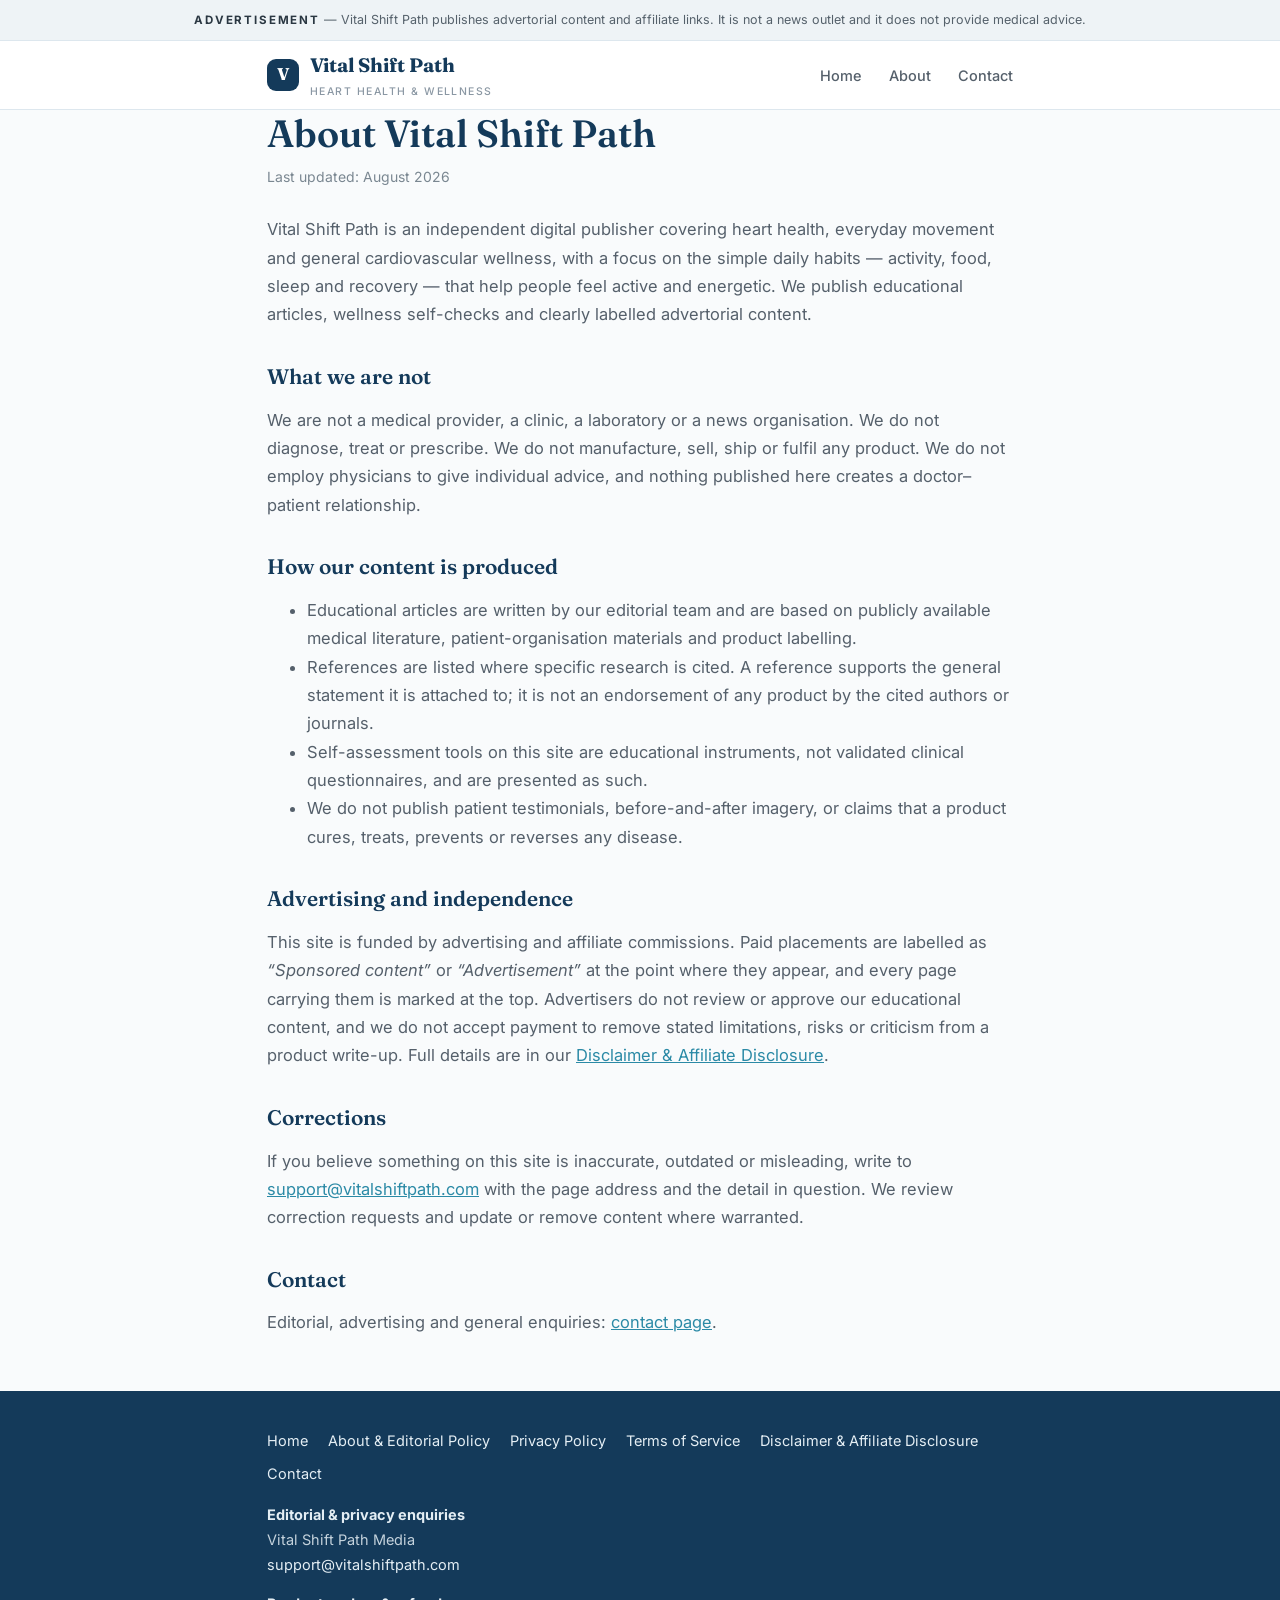
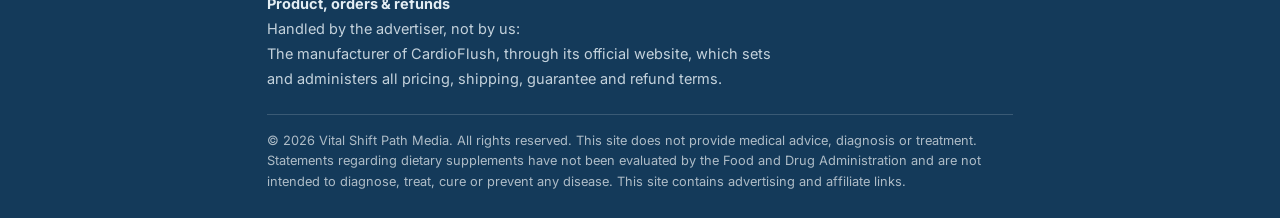
<file: about.html>
<!DOCTYPE html>
<html lang="en-US">

<head>
    <meta charset="utf-8">
    <meta name="viewport" content="width=device-width, initial-scale=1">
    <title>About Us & Editorial Policy | Vital Shift Path</title>
    <meta name="description" content="Who publishes Vital Shift Path, how our content is produced, how advertising is separated from editorial content, and how to correct an error.">
    <meta name="robots" content="index, follow">
    <link rel="preconnect" href="https://fonts.googleapis.com">
    <link rel="preconnect" href="https://fonts.gstatic.com" crossorigin>
    <link href="https://fonts.googleapis.com/css2?family=Fraunces:opsz,wght@9..144,400;9..144,600;9..144,700&family=Inter:wght@400;500;600;700&display=swap" rel="stylesheet">
    <link rel="icon" href="data:image/svg+xml,<svg xmlns='http://www.w3.org/2000/svg' viewBox='0 0 100 100'><rect width='100' height='100' rx='22' fill='%23143a5a'/><text x='50' y='72' font-size='58' font-family='Georgia,serif' fill='%23fff' text-anchor='middle'>V</text></svg>">
    <style>
        :root{--plum:#143a5a;--rose:#2b8aa6;--rose-light:#e6f3f7;--sand:#f9fbfc;--ink:#1f2933;--ink-soft:#55606b;--line:#dde7ee}
        *{box-sizing:border-box}
        body{margin:0;background:var(--sand);color:var(--ink);font-family:'Inter',-apple-system,BlinkMacSystemFont,'Segoe UI',sans-serif;font-size:16.5px;line-height:1.72;-webkit-font-smoothing:antialiased}
        h1,h2,h3{font-family:'Fraunces',Georgia,serif;color:var(--plum);line-height:1.25;font-weight:600}
        h1{font-size:clamp(27px,4.6vw,38px);margin:0 0 8px}
        h2{font-size:21px;margin:34px 0 10px}
        a{color:var(--rose)}
        p,li{color:var(--ink-soft)}
        .wrap{max-width:790px;margin:0 auto;padding:0 22px}
        .ad-bar{background:#eef3f6;border-bottom:1px solid var(--line);color:#55616b;font-size:12.5px;text-align:center;padding:9px 18px}
        .ad-bar strong{letter-spacing:.16em;text-transform:uppercase;color:#2a3742;font-size:11.5px}
        header.site{background:#fff;border-bottom:1px solid var(--line)}
        header.site .wrap{display:flex;align-items:center;justify-content:space-between;gap:16px;height:68px}
        .brand{display:flex;align-items:center;gap:11px;font-family:'Fraunces',Georgia,serif;font-size:19.5px;font-weight:700;color:var(--plum);text-decoration:none}
        .brand .mark{width:32px;height:32px;border-radius:9px;background:var(--plum);color:#fff;display:grid;place-items:center;font-size:17px;padding-bottom:2px}
        .brand small{display:block;font-family:'Inter',sans-serif;font-size:10.5px;font-weight:500;letter-spacing:.14em;text-transform:uppercase;color:#8a97a3}
        nav.top a{color:var(--ink-soft);text-decoration:none;font-size:14.5px;font-weight:500;margin-left:22px}
        @media(max-width:680px){nav.top{display:none}}
        main{padding:44px 0 20px}
        .updated{font-size:14px;color:#7a8791;margin:0 0 26px}
        .box{background:#fff;border:1px solid var(--line);border-radius:14px;padding:20px 22px;margin:22px 0}
        .box p:last-child,.box ul:last-child{margin-bottom:0}
        footer.site{margin-top:54px;background:var(--plum);color:#e2ebf1;padding:38px 0 26px;font-size:14.5px}
        footer.site a{color:#e4eef4;text-decoration:none}
        footer.site p{color:#c4d2dc}
        .f-links{display:flex;flex-wrap:wrap;gap:8px 20px;margin:0 0 16px;padding:0;list-style:none}
        [data-placeholder]{outline:1px dashed rgba(255,255,255,.45);padding:0 4px;border-radius:3px;font-size:13px;opacity:.85}
        .f-bottom{border-top:1px solid rgba(255,255,255,.16);margin-top:22px;padding-top:16px;font-size:12.8px;color:#aebcc7;line-height:1.6}
    </style>
</head>

<body>
    <div class="ad-bar"><strong>Advertisement</strong> — Vital Shift Path publishes advertorial content and affiliate links. It is not a news outlet and it does not provide medical advice.</div>

    <header class="site">
        <div class="wrap">
            <a class="brand" href="index.html"><span class="mark">V</span><span>Vital Shift Path<small>Heart Health &amp; Wellness</small></span></a>
            <nav class="top">
                <a href="index.html">Home</a>
                <a href="about.html">About</a>
                <a href="contact.html">Contact</a>
            </nav>
        </div>
    </header>

    <main class="wrap">
        <h1>About Vital Shift Path</h1>
        <p class="updated">Last updated: <span id="upd">August 2026</span></p>
        <p>Vital Shift Path is an independent digital publisher covering heart health, everyday movement and general
        cardiovascular wellness, with a focus on the simple daily habits — activity, food, sleep and recovery — that
        help people feel active and energetic. We publish educational articles, wellness self-checks and clearly
        labelled advertorial content.</p>

        <h2>What we are not</h2>
        <p>We are not a medical provider, a clinic, a laboratory or a news organisation. We do not diagnose, treat or
        prescribe. We do not manufacture, sell, ship or fulfil any product. We do not employ physicians to give
        individual advice, and nothing published here creates a doctor–patient relationship.</p>

        <h2>How our content is produced</h2>
        <ul>
            <li>Educational articles are written by our editorial team and are based on publicly available medical
            literature, patient-organisation materials and product labelling.</li>
            <li>References are listed where specific research is cited. A reference supports the general statement it is
            attached to; it is not an endorsement of any product by the cited authors or journals.</li>
            <li>Self-assessment tools on this site are educational instruments, not validated clinical questionnaires,
            and are presented as such.</li>
            <li>We do not publish patient testimonials, before-and-after imagery, or claims that a product cures,
            treats, prevents or reverses any disease.</li>
        </ul>

        <h2>Advertising and independence</h2>
        <p>This site is funded by advertising and affiliate commissions. Paid placements are labelled as
        <em>“Sponsored content”</em> or <em>“Advertisement”</em> at the point where they appear, and every page carrying
        them is marked at the top. Advertisers do not review or approve our educational content, and we do not accept
        payment to remove stated limitations, risks or criticism from a product write-up. Full details are in our
        <a href="disclaimer.html">Disclaimer &amp; Affiliate Disclosure</a>.</p>

        <h2>Corrections</h2>
        <p>If you believe something on this site is inaccurate, outdated or misleading, write to
        <a href="mailto:support@vitalshiftpath.com">support@vitalshiftpath.com</a> with the page address and the
        detail in question. We review correction requests and update or remove content where warranted.</p>

        <h2>Contact</h2>
        <p>Editorial, advertising and general enquiries: <a href="contact.html">contact page</a>.</p>
    </main>

    <footer class="site">
        <div class="wrap">
            <ul class="f-links">
                <li><a href="index.html">Home</a></li>
                <li><a href="about.html">About &amp; Editorial Policy</a></li>
                <li><a href="privacy-policy.html">Privacy Policy</a></li>
                <li><a href="terms-of-service.html">Terms of Service</a></li>
                <li><a href="disclaimer.html">Disclaimer &amp; Affiliate Disclosure</a></li>
                <li><a href="contact.html">Contact</a></li>
            </ul>
            <p><strong style="color:#e4eef4">Editorial &amp; privacy enquiries</strong><br>
                Vital Shift Path Media<br>
                <a href="mailto:support@vitalshiftpath.com">support@vitalshiftpath.com</a></p>
            <p><strong style="color:#e4eef4">Product, orders &amp; refunds</strong><br>
                Handled by the advertiser, not by us:<br>
                The manufacturer of CardioFlush, through its official website, which sets<br>
                and administers all pricing, shipping, guarantee and refund terms.</p>
            <div class="f-bottom">© <span id="yr">2026</span> Vital Shift Path Media. All rights reserved. This site does not provide medical advice, diagnosis or treatment. Statements regarding dietary supplements have not been evaluated by the Food and Drug Administration and are not intended to diagnose, treat, cure or prevent any disease. This site contains advertising and affiliate links.</div>
        </div>
    </footer>
    <script>document.getElementById('yr').textContent = new Date().getFullYear();</script>
</body>

</html>
</file>
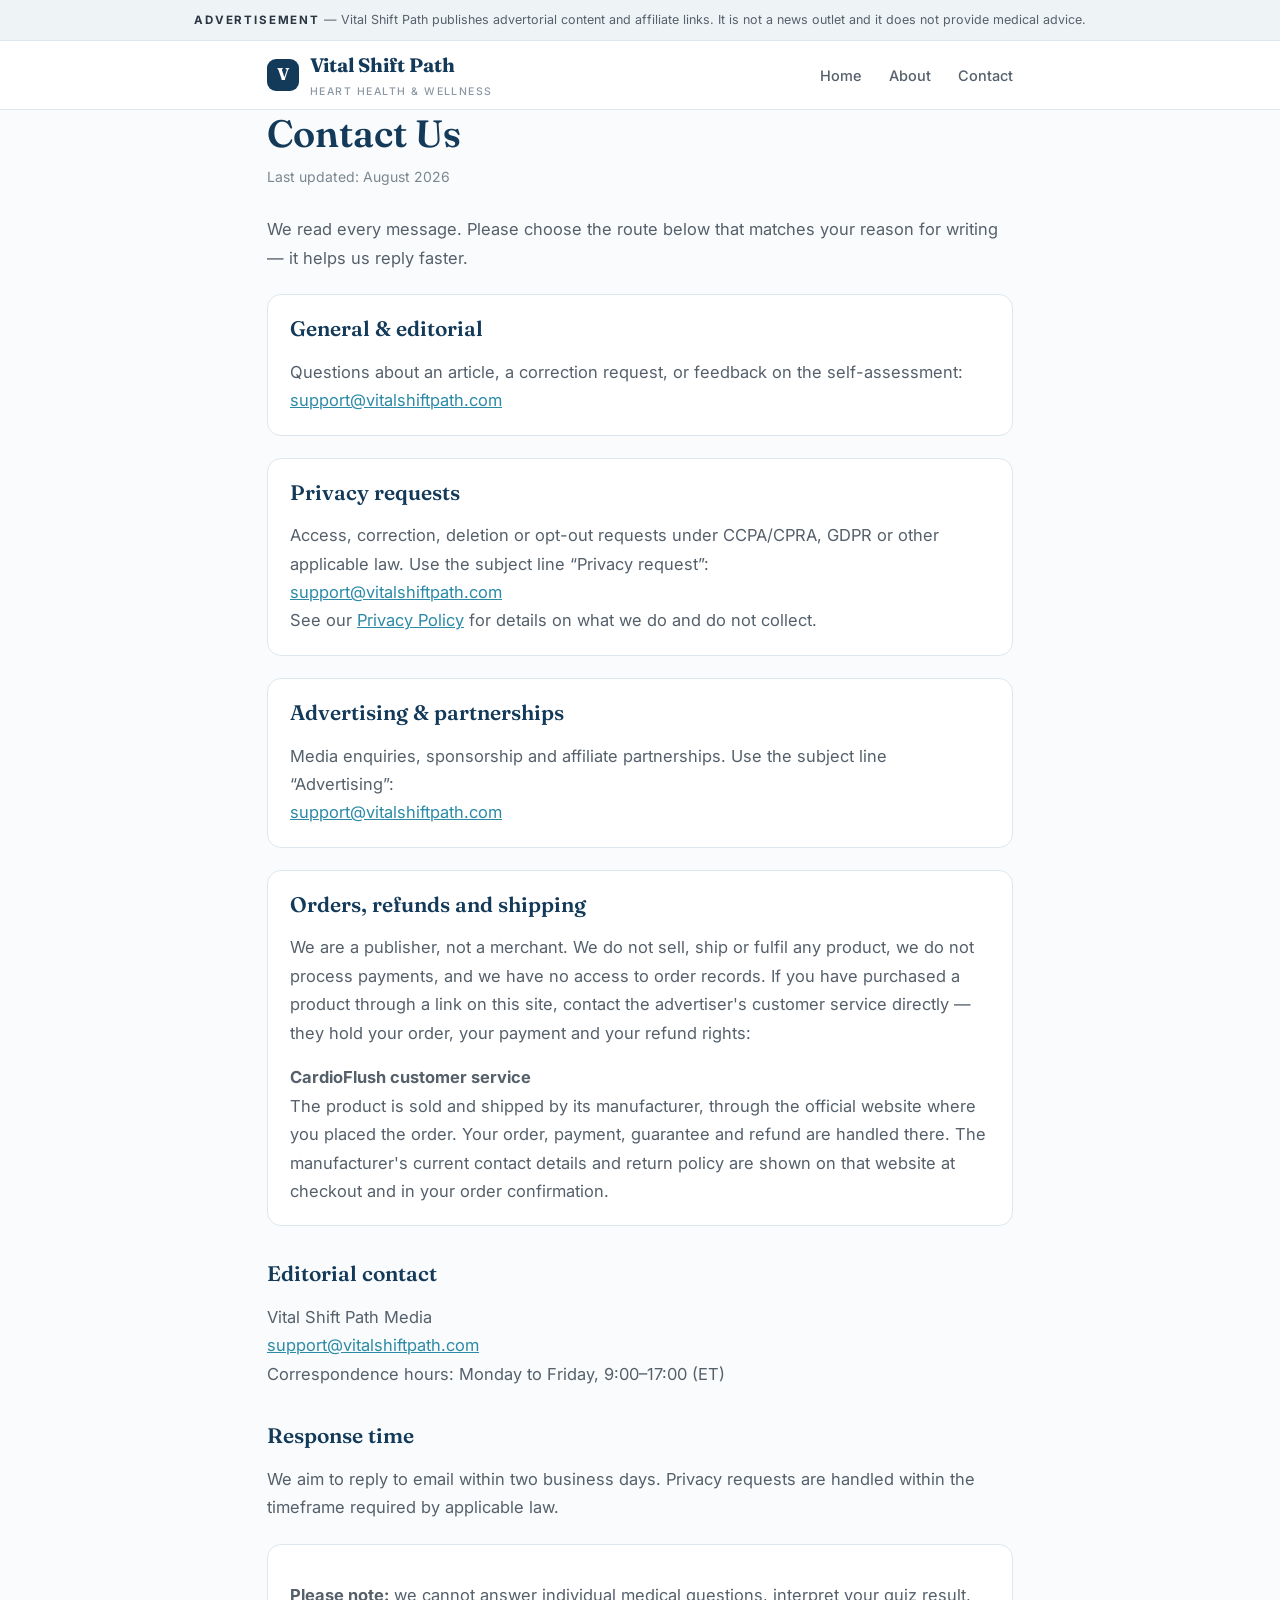
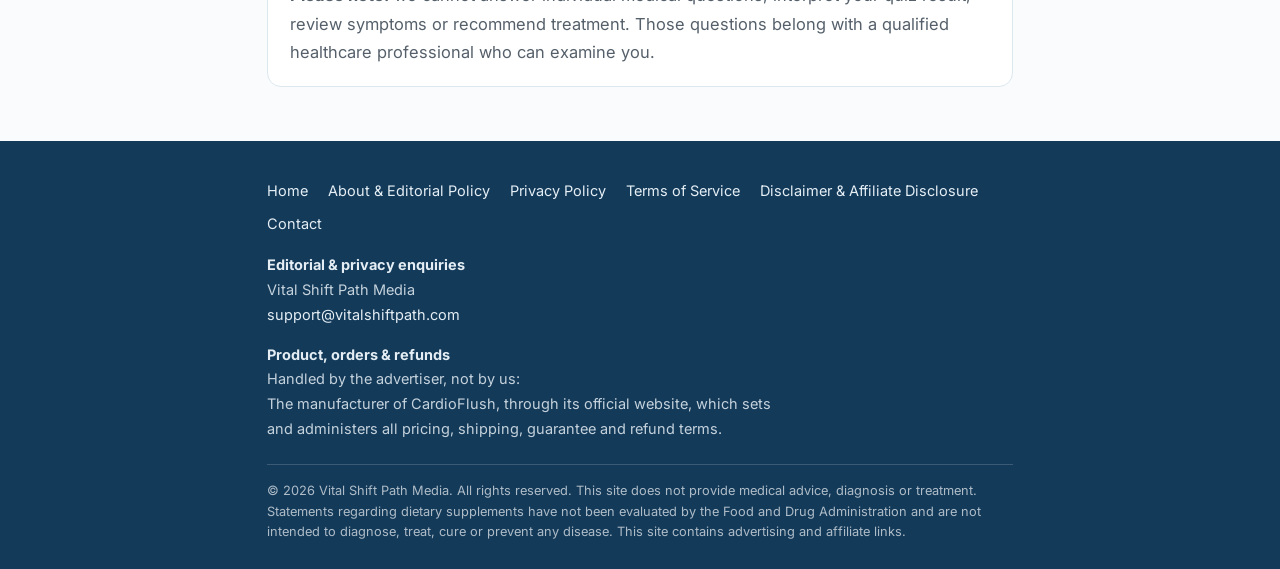
<file: contact.html>
<!DOCTYPE html>
<html lang="en-US">

<head>
    <meta charset="utf-8">
    <meta name="viewport" content="width=device-width, initial-scale=1">
    <title>Contact Us | Vital Shift Path</title>
    <meta name="description" content="How to reach Vital Shift Path for editorial corrections, privacy requests, advertising enquiries and general questions.">
    <meta name="robots" content="index, follow">
    <link rel="preconnect" href="https://fonts.googleapis.com">
    <link rel="preconnect" href="https://fonts.gstatic.com" crossorigin>
    <link href="https://fonts.googleapis.com/css2?family=Fraunces:opsz,wght@9..144,400;9..144,600;9..144,700&family=Inter:wght@400;500;600;700&display=swap" rel="stylesheet">
    <link rel="icon" href="data:image/svg+xml,<svg xmlns='http://www.w3.org/2000/svg' viewBox='0 0 100 100'><rect width='100' height='100' rx='22' fill='%23143a5a'/><text x='50' y='72' font-size='58' font-family='Georgia,serif' fill='%23fff' text-anchor='middle'>V</text></svg>">
    <style>
        :root{--plum:#143a5a;--rose:#2b8aa6;--rose-light:#e6f3f7;--sand:#f9fbfc;--ink:#1f2933;--ink-soft:#55606b;--line:#dde7ee}
        *{box-sizing:border-box}
        body{margin:0;background:var(--sand);color:var(--ink);font-family:'Inter',-apple-system,BlinkMacSystemFont,'Segoe UI',sans-serif;font-size:16.5px;line-height:1.72;-webkit-font-smoothing:antialiased}
        h1,h2,h3{font-family:'Fraunces',Georgia,serif;color:var(--plum);line-height:1.25;font-weight:600}
        h1{font-size:clamp(27px,4.6vw,38px);margin:0 0 8px}
        h2{font-size:21px;margin:34px 0 10px}
        a{color:var(--rose)}
        p,li{color:var(--ink-soft)}
        .wrap{max-width:790px;margin:0 auto;padding:0 22px}
        .ad-bar{background:#eef3f6;border-bottom:1px solid var(--line);color:#55616b;font-size:12.5px;text-align:center;padding:9px 18px}
        .ad-bar strong{letter-spacing:.16em;text-transform:uppercase;color:#2a3742;font-size:11.5px}
        header.site{background:#fff;border-bottom:1px solid var(--line)}
        header.site .wrap{display:flex;align-items:center;justify-content:space-between;gap:16px;height:68px}
        .brand{display:flex;align-items:center;gap:11px;font-family:'Fraunces',Georgia,serif;font-size:19.5px;font-weight:700;color:var(--plum);text-decoration:none}
        .brand .mark{width:32px;height:32px;border-radius:9px;background:var(--plum);color:#fff;display:grid;place-items:center;font-size:17px;padding-bottom:2px}
        .brand small{display:block;font-family:'Inter',sans-serif;font-size:10.5px;font-weight:500;letter-spacing:.14em;text-transform:uppercase;color:#8a97a3}
        nav.top a{color:var(--ink-soft);text-decoration:none;font-size:14.5px;font-weight:500;margin-left:22px}
        @media(max-width:680px){nav.top{display:none}}
        main{padding:44px 0 20px}
        .updated{font-size:14px;color:#7a8791;margin:0 0 26px}
        .box{background:#fff;border:1px solid var(--line);border-radius:14px;padding:20px 22px;margin:22px 0}
        .box p:last-child,.box ul:last-child{margin-bottom:0}
        footer.site{margin-top:54px;background:var(--plum);color:#e2ebf1;padding:38px 0 26px;font-size:14.5px}
        footer.site a{color:#e4eef4;text-decoration:none}
        footer.site p{color:#c4d2dc}
        .f-links{display:flex;flex-wrap:wrap;gap:8px 20px;margin:0 0 16px;padding:0;list-style:none}
        [data-placeholder]{outline:1px dashed rgba(255,255,255,.45);padding:0 4px;border-radius:3px;font-size:13px;opacity:.85}
        .f-bottom{border-top:1px solid rgba(255,255,255,.16);margin-top:22px;padding-top:16px;font-size:12.8px;color:#aebcc7;line-height:1.6}
    </style>
</head>

<body>
    <div class="ad-bar"><strong>Advertisement</strong> — Vital Shift Path publishes advertorial content and affiliate links. It is not a news outlet and it does not provide medical advice.</div>

    <header class="site">
        <div class="wrap">
            <a class="brand" href="index.html"><span class="mark">V</span><span>Vital Shift Path<small>Heart Health &amp; Wellness</small></span></a>
            <nav class="top">
                <a href="index.html">Home</a>
                <a href="about.html">About</a>
                <a href="contact.html">Contact</a>
            </nav>
        </div>
    </header>

    <main class="wrap">
        <h1>Contact Us</h1>
        <p class="updated">Last updated: <span id="upd">August 2026</span></p>
        <p>We read every message. Please choose the route below that matches your reason for writing — it helps us
        reply faster.</p>

        <div class="box">
            <h2 style="margin-top:0">General &amp; editorial</h2>
            <p>Questions about an article, a correction request, or feedback on the self-assessment:<br>
            <a href="mailto:support@vitalshiftpath.com">support@vitalshiftpath.com</a></p>
        </div>

        <div class="box">
            <h2 style="margin-top:0">Privacy requests</h2>
            <p>Access, correction, deletion or opt-out requests under CCPA/CPRA, GDPR or other applicable law. Use the
            subject line “Privacy request”:<br>
            <a href="mailto:support@vitalshiftpath.com?subject=Privacy%20request">support@vitalshiftpath.com</a><br>
            See our <a href="privacy-policy.html">Privacy Policy</a> for details on what we do and do not collect.</p>
        </div>

        <div class="box">
            <h2 style="margin-top:0">Advertising &amp; partnerships</h2>
            <p>Media enquiries, sponsorship and affiliate partnerships. Use the subject line “Advertising”:<br>
            <a href="mailto:support@vitalshiftpath.com?subject=Advertising">support@vitalshiftpath.com</a></p>
        </div>

        <div class="box">
            <h2 style="margin-top:0">Orders, refunds and shipping</h2>
            <p>We are a publisher, not a merchant. We do not sell, ship or fulfil any product, we do not process
            payments, and we have no access to order records. If you have purchased a product through a link on this
            site, contact the advertiser's customer service directly — they hold your order, your payment and your
            refund rights:</p>
            <p><strong>CardioFlush customer service</strong><br>
            The product is sold and shipped by its manufacturer, through the official website where you placed the
            order. Your order, payment, guarantee and refund are handled there. The manufacturer's current contact
            details and return policy are shown on that website at checkout and in your order confirmation.</p>
        </div>

        <h2>Editorial contact</h2>
        <p>Vital Shift Path Media<br>
        <a href="mailto:support@vitalshiftpath.com">support@vitalshiftpath.com</a><br>
        Correspondence hours: Monday to Friday, 9:00–17:00 (ET)</p>

        <h2>Response time</h2>
        <p>We aim to reply to email within two business days. Privacy requests are handled within the timeframe required
        by applicable law.</p>

        <div class="box">
            <p><strong>Please note:</strong> we cannot answer individual medical questions, interpret your quiz result,
            review symptoms or recommend treatment. Those questions belong with a qualified healthcare professional who
            can examine you.</p>
        </div>
    </main>

    <footer class="site">
        <div class="wrap">
            <ul class="f-links">
                <li><a href="index.html">Home</a></li>
                <li><a href="about.html">About &amp; Editorial Policy</a></li>
                <li><a href="privacy-policy.html">Privacy Policy</a></li>
                <li><a href="terms-of-service.html">Terms of Service</a></li>
                <li><a href="disclaimer.html">Disclaimer &amp; Affiliate Disclosure</a></li>
                <li><a href="contact.html">Contact</a></li>
            </ul>
            <p><strong style="color:#e4eef4">Editorial &amp; privacy enquiries</strong><br>
                Vital Shift Path Media<br>
                <a href="mailto:support@vitalshiftpath.com">support@vitalshiftpath.com</a></p>
            <p><strong style="color:#e4eef4">Product, orders &amp; refunds</strong><br>
                Handled by the advertiser, not by us:<br>
                The manufacturer of CardioFlush, through its official website, which sets<br>
                and administers all pricing, shipping, guarantee and refund terms.</p>
            <div class="f-bottom">© <span id="yr">2026</span> Vital Shift Path Media. All rights reserved. This site does not provide medical advice, diagnosis or treatment. Statements regarding dietary supplements have not been evaluated by the Food and Drug Administration and are not intended to diagnose, treat, cure or prevent any disease. This site contains advertising and affiliate links.</div>
        </div>
    </footer>
    <script>document.getElementById('yr').textContent = new Date().getFullYear();</script>
</body>

</html>
</file>
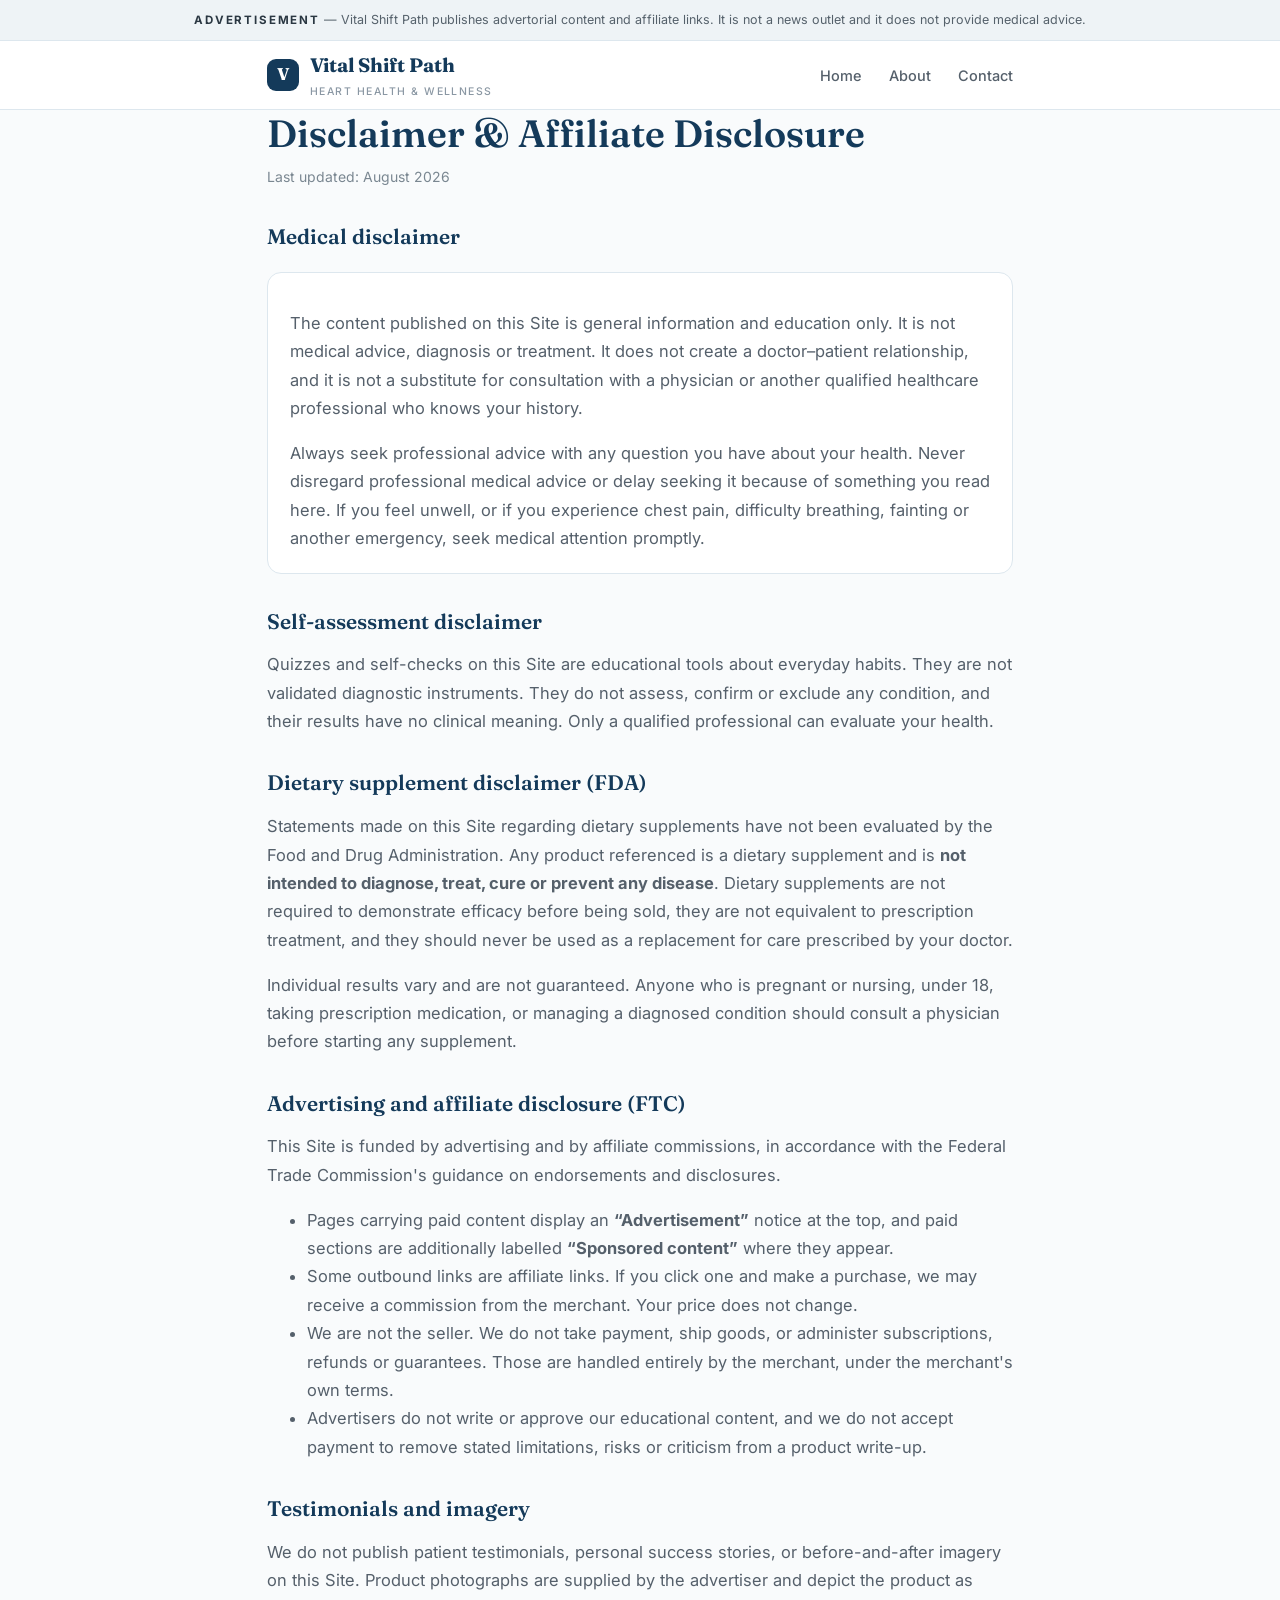
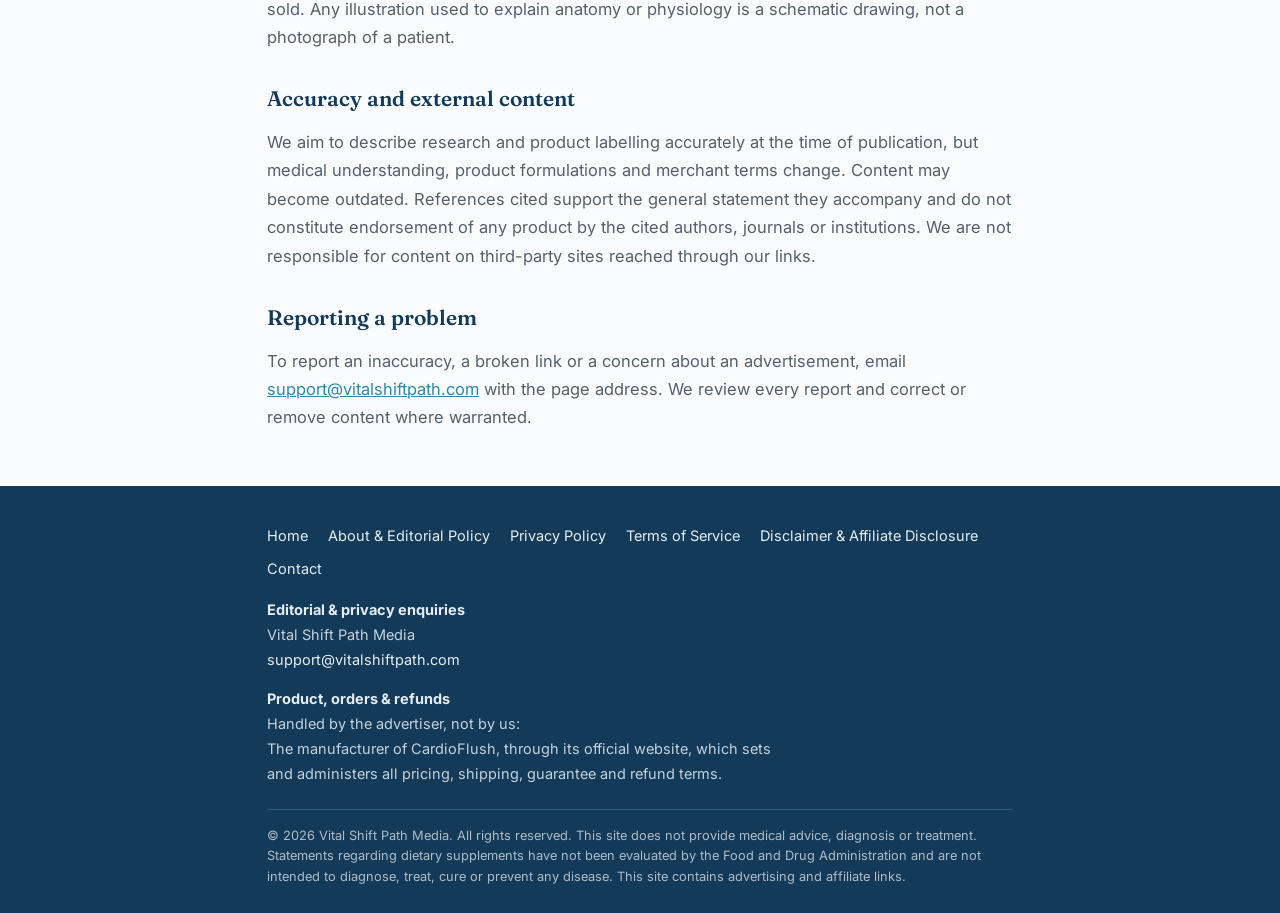
<file: disclaimer.html>
<!DOCTYPE html>
<html lang="en-US">

<head>
    <meta charset="utf-8">
    <meta name="viewport" content="width=device-width, initial-scale=1">
    <title>Disclaimer & Affiliate Disclosure | Vital Shift Path</title>
    <meta name="description" content="Medical, editorial, advertising and affiliate disclosures for Vital Shift Path, including FDA and FTC statements regarding dietary supplements.">
    <meta name="robots" content="index, follow">
    <link rel="preconnect" href="https://fonts.googleapis.com">
    <link rel="preconnect" href="https://fonts.gstatic.com" crossorigin>
    <link href="https://fonts.googleapis.com/css2?family=Fraunces:opsz,wght@9..144,400;9..144,600;9..144,700&family=Inter:wght@400;500;600;700&display=swap" rel="stylesheet">
    <link rel="icon" href="data:image/svg+xml,<svg xmlns='http://www.w3.org/2000/svg' viewBox='0 0 100 100'><rect width='100' height='100' rx='22' fill='%23143a5a'/><text x='50' y='72' font-size='58' font-family='Georgia,serif' fill='%23fff' text-anchor='middle'>V</text></svg>">
    <style>
        :root{--plum:#143a5a;--rose:#2b8aa6;--rose-light:#e6f3f7;--sand:#f9fbfc;--ink:#1f2933;--ink-soft:#55606b;--line:#dde7ee}
        *{box-sizing:border-box}
        body{margin:0;background:var(--sand);color:var(--ink);font-family:'Inter',-apple-system,BlinkMacSystemFont,'Segoe UI',sans-serif;font-size:16.5px;line-height:1.72;-webkit-font-smoothing:antialiased}
        h1,h2,h3{font-family:'Fraunces',Georgia,serif;color:var(--plum);line-height:1.25;font-weight:600}
        h1{font-size:clamp(27px,4.6vw,38px);margin:0 0 8px}
        h2{font-size:21px;margin:34px 0 10px}
        a{color:var(--rose)}
        p,li{color:var(--ink-soft)}
        .wrap{max-width:790px;margin:0 auto;padding:0 22px}
        .ad-bar{background:#eef3f6;border-bottom:1px solid var(--line);color:#55616b;font-size:12.5px;text-align:center;padding:9px 18px}
        .ad-bar strong{letter-spacing:.16em;text-transform:uppercase;color:#2a3742;font-size:11.5px}
        header.site{background:#fff;border-bottom:1px solid var(--line)}
        header.site .wrap{display:flex;align-items:center;justify-content:space-between;gap:16px;height:68px}
        .brand{display:flex;align-items:center;gap:11px;font-family:'Fraunces',Georgia,serif;font-size:19.5px;font-weight:700;color:var(--plum);text-decoration:none}
        .brand .mark{width:32px;height:32px;border-radius:9px;background:var(--plum);color:#fff;display:grid;place-items:center;font-size:17px;padding-bottom:2px}
        .brand small{display:block;font-family:'Inter',sans-serif;font-size:10.5px;font-weight:500;letter-spacing:.14em;text-transform:uppercase;color:#8a97a3}
        nav.top a{color:var(--ink-soft);text-decoration:none;font-size:14.5px;font-weight:500;margin-left:22px}
        @media(max-width:680px){nav.top{display:none}}
        main{padding:44px 0 20px}
        .updated{font-size:14px;color:#7a8791;margin:0 0 26px}
        .box{background:#fff;border:1px solid var(--line);border-radius:14px;padding:20px 22px;margin:22px 0}
        .box p:last-child,.box ul:last-child{margin-bottom:0}
        footer.site{margin-top:54px;background:var(--plum);color:#e2ebf1;padding:38px 0 26px;font-size:14.5px}
        footer.site a{color:#e4eef4;text-decoration:none}
        footer.site p{color:#c4d2dc}
        .f-links{display:flex;flex-wrap:wrap;gap:8px 20px;margin:0 0 16px;padding:0;list-style:none}
        [data-placeholder]{outline:1px dashed rgba(255,255,255,.45);padding:0 4px;border-radius:3px;font-size:13px;opacity:.85}
        .f-bottom{border-top:1px solid rgba(255,255,255,.16);margin-top:22px;padding-top:16px;font-size:12.8px;color:#aebcc7;line-height:1.6}
    </style>
</head>

<body>
    <div class="ad-bar"><strong>Advertisement</strong> — Vital Shift Path publishes advertorial content and affiliate links. It is not a news outlet and it does not provide medical advice.</div>

    <header class="site">
        <div class="wrap">
            <a class="brand" href="index.html"><span class="mark">V</span><span>Vital Shift Path<small>Heart Health &amp; Wellness</small></span></a>
            <nav class="top">
                <a href="index.html">Home</a>
                <a href="about.html">About</a>
                <a href="contact.html">Contact</a>
            </nav>
        </div>
    </header>

    <main class="wrap">
        <h1>Disclaimer &amp; Affiliate Disclosure</h1>
        <p class="updated">Last updated: <span id="upd">August 2026</span></p>
        <h2>Medical disclaimer</h2>
        <div class="box">
            <p>The content published on this Site is general information and education only. It is not medical advice,
            diagnosis or treatment. It does not create a doctor–patient relationship, and it is not a substitute for
            consultation with a physician or another qualified healthcare professional who knows your history.</p>
            <p>Always seek professional advice with any question you have about your health. Never disregard
            professional medical advice or delay seeking it because of something you read here. If you feel unwell, or
            if you experience chest pain, difficulty breathing, fainting or another emergency, seek medical attention
            promptly.</p>
        </div>

        <h2>Self-assessment disclaimer</h2>
        <p>Quizzes and self-checks on this Site are educational tools about everyday habits. They are not validated
        diagnostic instruments. They do not assess, confirm or exclude any condition, and their results have no clinical
        meaning. Only a qualified professional can evaluate your health.</p>

        <h2>Dietary supplement disclaimer (FDA)</h2>
        <p>Statements made on this Site regarding dietary supplements have not been evaluated by the Food and Drug
        Administration. Any product referenced is a dietary supplement and is <strong>not intended to diagnose, treat,
        cure or prevent any disease</strong>. Dietary supplements are not required to demonstrate efficacy before being
        sold, they are not equivalent to prescription treatment, and they should never be used as a replacement for
        care prescribed by your doctor.</p>
        <p>Individual results vary and are not guaranteed. Anyone who is pregnant or nursing, under 18, taking
        prescription medication, or managing a diagnosed condition should consult a physician before starting any
        supplement.</p>

        <h2>Advertising and affiliate disclosure (FTC)</h2>
        <p>This Site is funded by advertising and by affiliate commissions, in accordance with the Federal Trade
        Commission's guidance on endorsements and disclosures.</p>
        <ul>
            <li>Pages carrying paid content display an <strong>“Advertisement”</strong> notice at the top, and paid
            sections are additionally labelled <strong>“Sponsored content”</strong> where they appear.</li>
            <li>Some outbound links are affiliate links. If you click one and make a purchase, we may receive a
            commission from the merchant. Your price does not change.</li>
            <li>We are not the seller. We do not take payment, ship goods, or administer subscriptions, refunds or
            guarantees. Those are handled entirely by the merchant, under the merchant's own terms.</li>
            <li>Advertisers do not write or approve our educational content, and we do not accept payment to remove
            stated limitations, risks or criticism from a product write-up.</li>
        </ul>

        <h2>Testimonials and imagery</h2>
        <p>We do not publish patient testimonials, personal success stories, or before-and-after imagery on this Site.
        Product photographs are supplied by the advertiser and depict the product as sold. Any illustration used to
        explain anatomy or physiology is a schematic drawing, not a photograph of a patient.</p>

        <h2>Accuracy and external content</h2>
        <p>We aim to describe research and product labelling accurately at the time of publication, but medical
        understanding, product formulations and merchant terms change. Content may become outdated. References cited
        support the general statement they accompany and do not constitute endorsement of any product by the cited
        authors, journals or institutions. We are not responsible for content on third-party sites reached through our
        links.</p>

        <h2>Reporting a problem</h2>
        <p>To report an inaccuracy, a broken link or a concern about an advertisement, email
        <a href="mailto:support@vitalshiftpath.com">support@vitalshiftpath.com</a> with the page address. We review
        every report and correct or remove content where warranted.</p>
    </main>

    <footer class="site">
        <div class="wrap">
            <ul class="f-links">
                <li><a href="index.html">Home</a></li>
                <li><a href="about.html">About &amp; Editorial Policy</a></li>
                <li><a href="privacy-policy.html">Privacy Policy</a></li>
                <li><a href="terms-of-service.html">Terms of Service</a></li>
                <li><a href="disclaimer.html">Disclaimer &amp; Affiliate Disclosure</a></li>
                <li><a href="contact.html">Contact</a></li>
            </ul>
            <p><strong style="color:#e4eef4">Editorial &amp; privacy enquiries</strong><br>
                Vital Shift Path Media<br>
                <a href="mailto:support@vitalshiftpath.com">support@vitalshiftpath.com</a></p>
            <p><strong style="color:#e4eef4">Product, orders &amp; refunds</strong><br>
                Handled by the advertiser, not by us:<br>
                The manufacturer of CardioFlush, through its official website, which sets<br>
                and administers all pricing, shipping, guarantee and refund terms.</p>
            <div class="f-bottom">© <span id="yr">2026</span> Vital Shift Path Media. All rights reserved. This site does not provide medical advice, diagnosis or treatment. Statements regarding dietary supplements have not been evaluated by the Food and Drug Administration and are not intended to diagnose, treat, cure or prevent any disease. This site contains advertising and affiliate links.</div>
        </div>
    </footer>
    <script>document.getElementById('yr').textContent = new Date().getFullYear();</script>
</body>

</html>
</file>
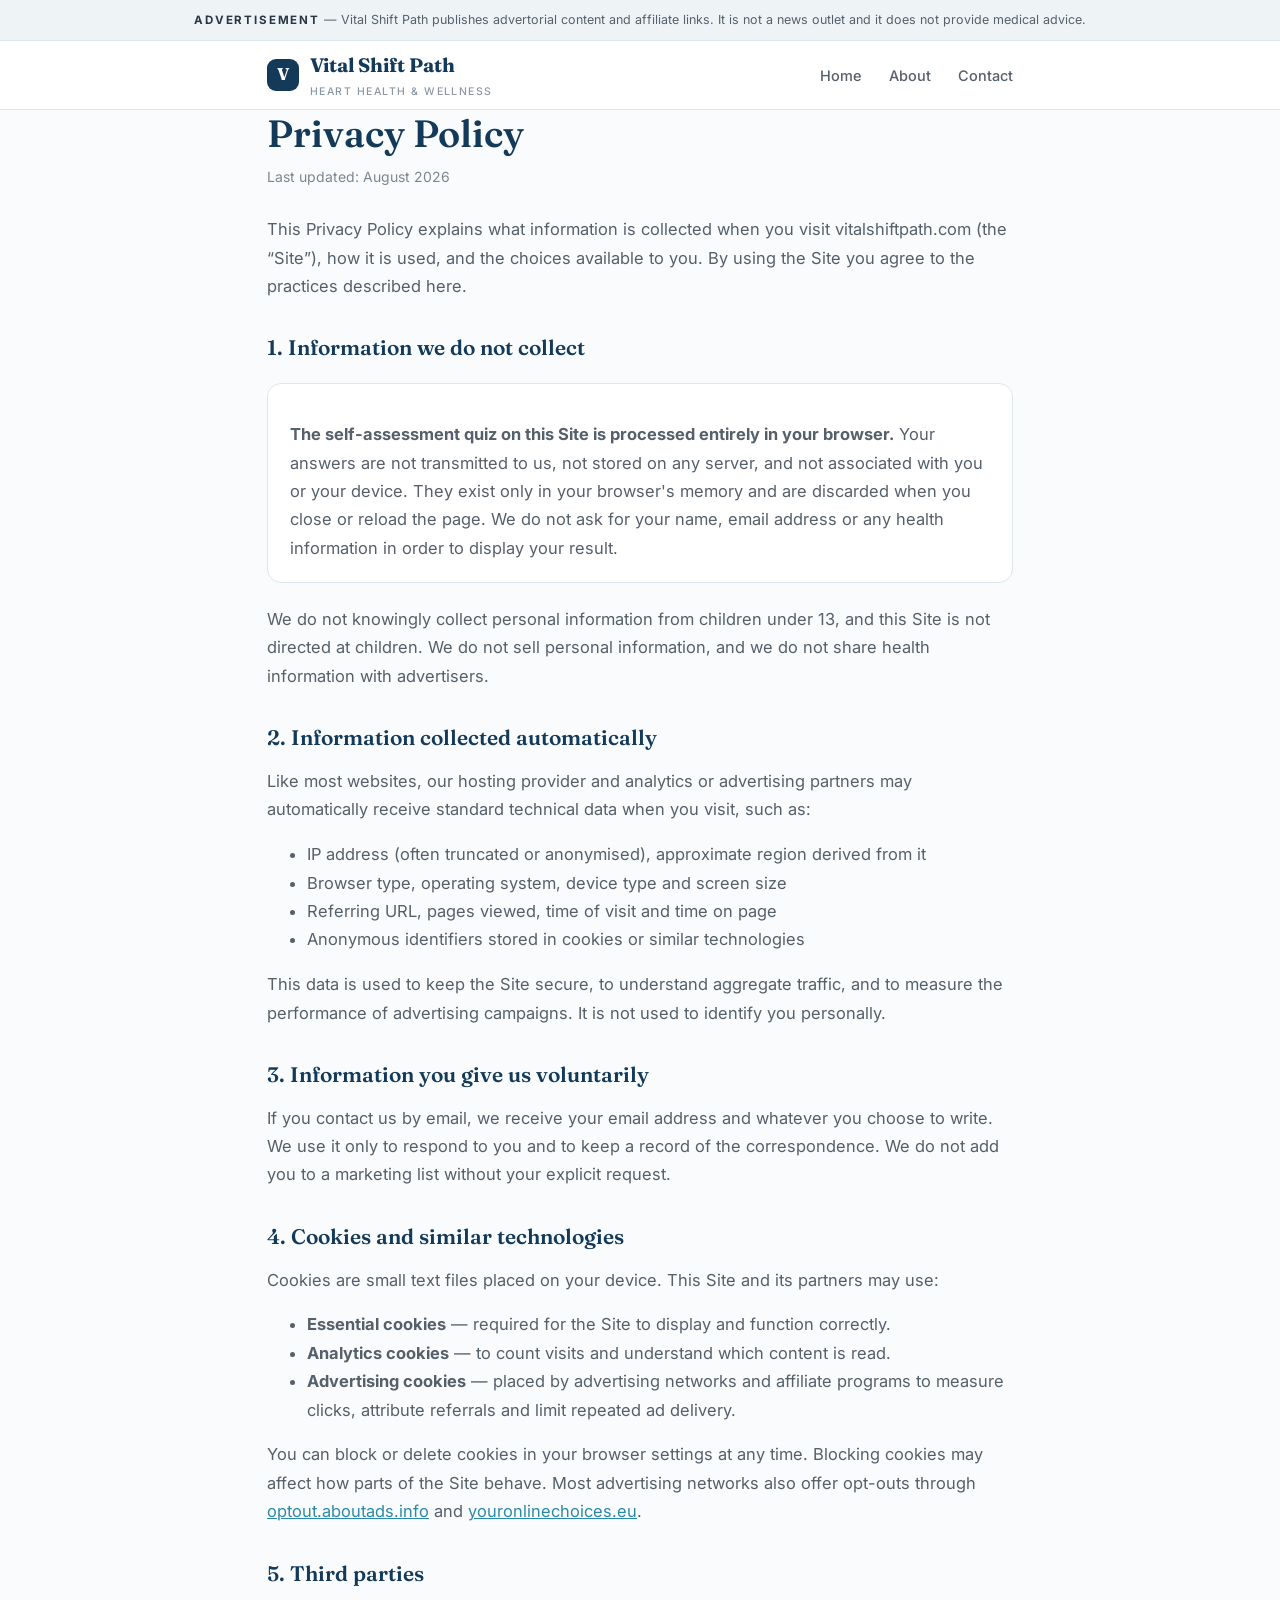
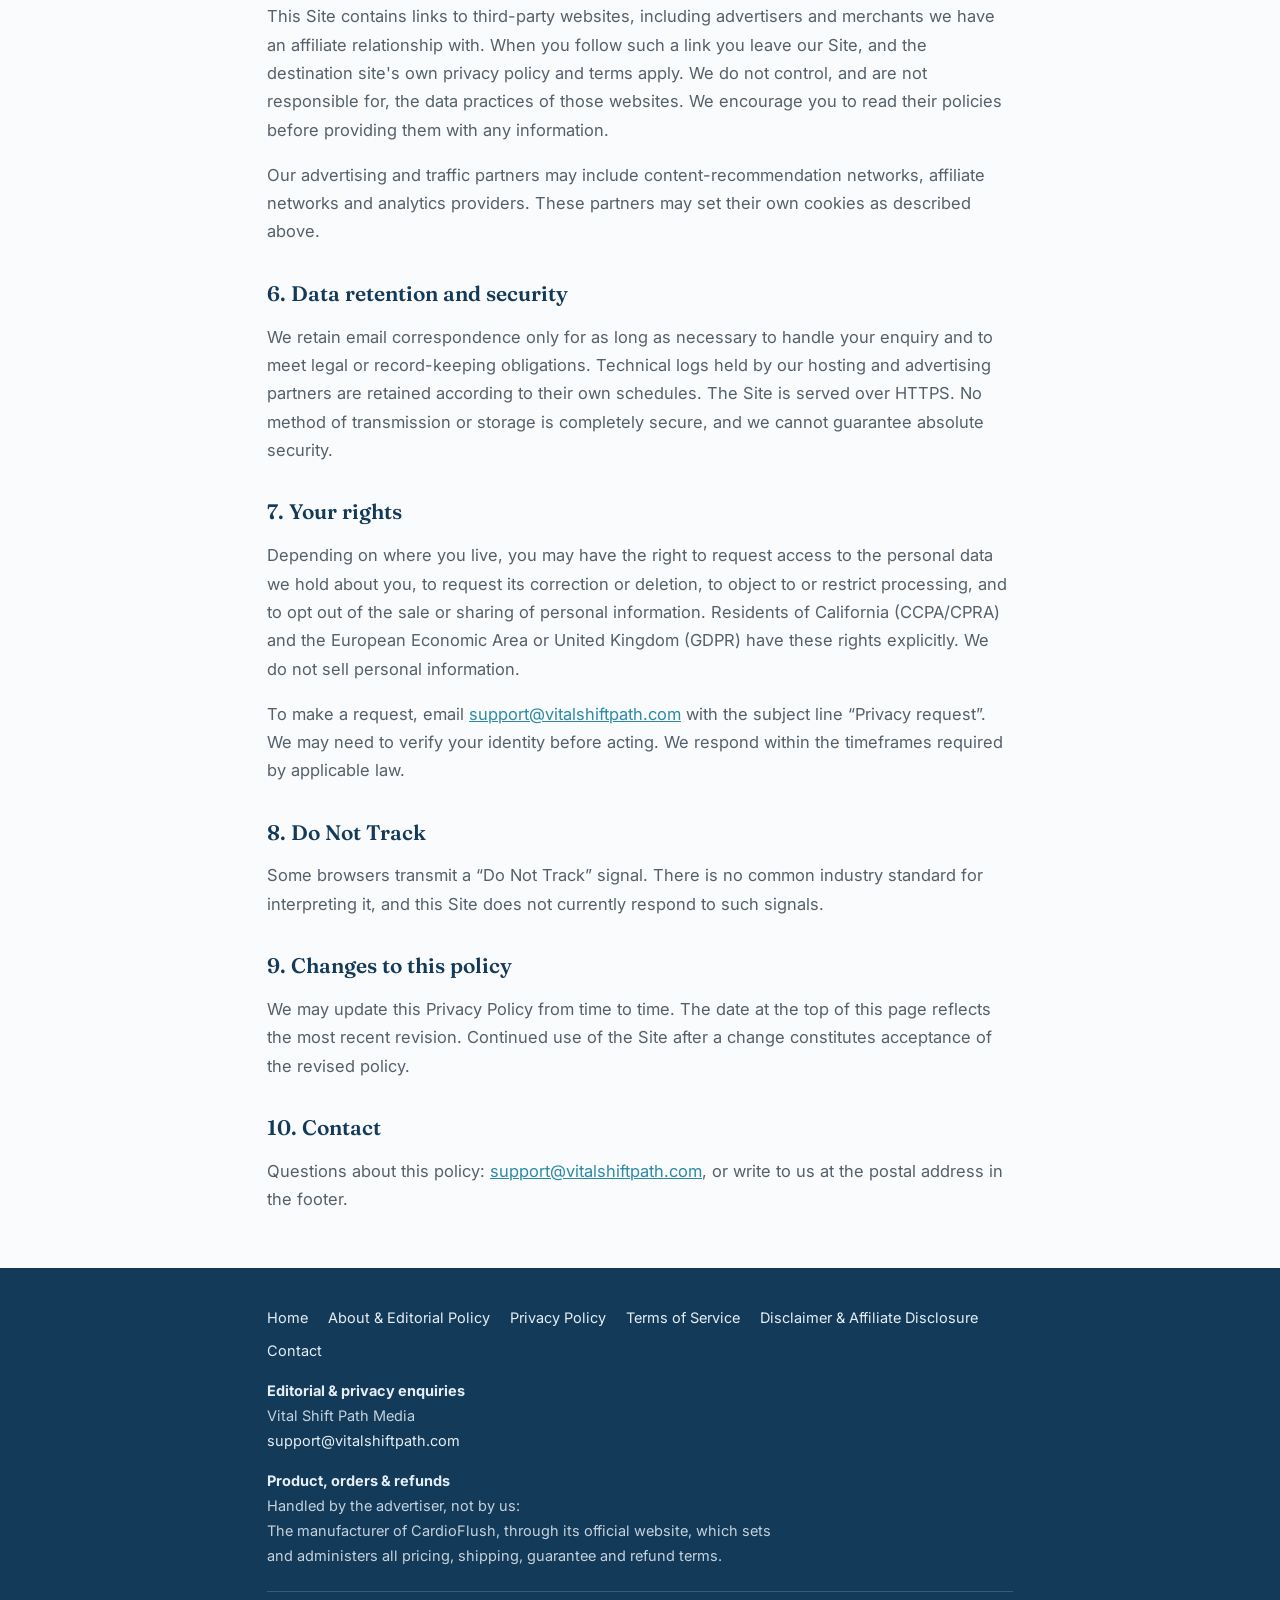
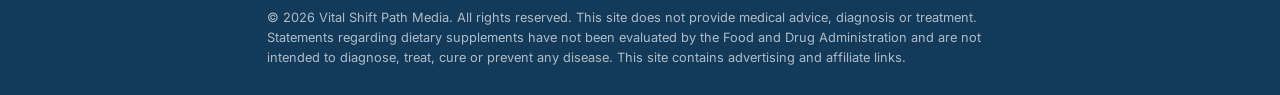
<file: privacy-policy.html>
<!DOCTYPE html>
<html lang="en-US">

<head>
    <meta charset="utf-8">
    <meta name="viewport" content="width=device-width, initial-scale=1">
    <title>Privacy Policy | Vital Shift Path</title>
    <meta name="description" content="How Vital Shift Path handles personal data, cookies, advertising partners and your privacy rights, including CCPA and GDPR requests.">
    <meta name="robots" content="index, follow">
    <link rel="preconnect" href="https://fonts.googleapis.com">
    <link rel="preconnect" href="https://fonts.gstatic.com" crossorigin>
    <link href="https://fonts.googleapis.com/css2?family=Fraunces:opsz,wght@9..144,400;9..144,600;9..144,700&family=Inter:wght@400;500;600;700&display=swap" rel="stylesheet">
    <link rel="icon" href="data:image/svg+xml,<svg xmlns='http://www.w3.org/2000/svg' viewBox='0 0 100 100'><rect width='100' height='100' rx='22' fill='%23143a5a'/><text x='50' y='72' font-size='58' font-family='Georgia,serif' fill='%23fff' text-anchor='middle'>V</text></svg>">
    <style>
        :root{--plum:#143a5a;--rose:#2b8aa6;--rose-light:#e6f3f7;--sand:#f9fbfc;--ink:#1f2933;--ink-soft:#55606b;--line:#dde7ee}
        *{box-sizing:border-box}
        body{margin:0;background:var(--sand);color:var(--ink);font-family:'Inter',-apple-system,BlinkMacSystemFont,'Segoe UI',sans-serif;font-size:16.5px;line-height:1.72;-webkit-font-smoothing:antialiased}
        h1,h2,h3{font-family:'Fraunces',Georgia,serif;color:var(--plum);line-height:1.25;font-weight:600}
        h1{font-size:clamp(27px,4.6vw,38px);margin:0 0 8px}
        h2{font-size:21px;margin:34px 0 10px}
        a{color:var(--rose)}
        p,li{color:var(--ink-soft)}
        .wrap{max-width:790px;margin:0 auto;padding:0 22px}
        .ad-bar{background:#eef3f6;border-bottom:1px solid var(--line);color:#55616b;font-size:12.5px;text-align:center;padding:9px 18px}
        .ad-bar strong{letter-spacing:.16em;text-transform:uppercase;color:#2a3742;font-size:11.5px}
        header.site{background:#fff;border-bottom:1px solid var(--line)}
        header.site .wrap{display:flex;align-items:center;justify-content:space-between;gap:16px;height:68px}
        .brand{display:flex;align-items:center;gap:11px;font-family:'Fraunces',Georgia,serif;font-size:19.5px;font-weight:700;color:var(--plum);text-decoration:none}
        .brand .mark{width:32px;height:32px;border-radius:9px;background:var(--plum);color:#fff;display:grid;place-items:center;font-size:17px;padding-bottom:2px}
        .brand small{display:block;font-family:'Inter',sans-serif;font-size:10.5px;font-weight:500;letter-spacing:.14em;text-transform:uppercase;color:#8a97a3}
        nav.top a{color:var(--ink-soft);text-decoration:none;font-size:14.5px;font-weight:500;margin-left:22px}
        @media(max-width:680px){nav.top{display:none}}
        main{padding:44px 0 20px}
        .updated{font-size:14px;color:#7a8791;margin:0 0 26px}
        .box{background:#fff;border:1px solid var(--line);border-radius:14px;padding:20px 22px;margin:22px 0}
        .box p:last-child,.box ul:last-child{margin-bottom:0}
        footer.site{margin-top:54px;background:var(--plum);color:#e2ebf1;padding:38px 0 26px;font-size:14.5px}
        footer.site a{color:#e4eef4;text-decoration:none}
        footer.site p{color:#c4d2dc}
        .f-links{display:flex;flex-wrap:wrap;gap:8px 20px;margin:0 0 16px;padding:0;list-style:none}
        [data-placeholder]{outline:1px dashed rgba(255,255,255,.45);padding:0 4px;border-radius:3px;font-size:13px;opacity:.85}
        .f-bottom{border-top:1px solid rgba(255,255,255,.16);margin-top:22px;padding-top:16px;font-size:12.8px;color:#aebcc7;line-height:1.6}
    </style>
</head>

<body>
    <div class="ad-bar"><strong>Advertisement</strong> — Vital Shift Path publishes advertorial content and affiliate links. It is not a news outlet and it does not provide medical advice.</div>

    <header class="site">
        <div class="wrap">
            <a class="brand" href="index.html"><span class="mark">V</span><span>Vital Shift Path<small>Heart Health &amp; Wellness</small></span></a>
            <nav class="top">
                <a href="index.html">Home</a>
                <a href="about.html">About</a>
                <a href="contact.html">Contact</a>
            </nav>
        </div>
    </header>

    <main class="wrap">
        <h1>Privacy Policy</h1>
        <p class="updated">Last updated: <span id="upd">August 2026</span></p>
        <p>This Privacy Policy explains what information is collected when you visit vitalshiftpath.com (the
        “Site”), how it is used, and the choices available to you. By using the Site you agree to the practices
        described here.</p>

        <h2>1. Information we do not collect</h2>
        <div class="box">
            <p><strong>The self-assessment quiz on this Site is processed entirely in your browser.</strong> Your
            answers are not transmitted to us, not stored on any server, and not associated with you or your device.
            They exist only in your browser's memory and are discarded when you close or reload the page. We do not ask
            for your name, email address or any health information in order to display your result.</p>
        </div>
        <p>We do not knowingly collect personal information from children under 13, and this Site is not directed at
        children. We do not sell personal information, and we do not share health information with advertisers.</p>

        <h2>2. Information collected automatically</h2>
        <p>Like most websites, our hosting provider and analytics or advertising partners may automatically receive
        standard technical data when you visit, such as:</p>
        <ul>
            <li>IP address (often truncated or anonymised), approximate region derived from it</li>
            <li>Browser type, operating system, device type and screen size</li>
            <li>Referring URL, pages viewed, time of visit and time on page</li>
            <li>Anonymous identifiers stored in cookies or similar technologies</li>
        </ul>
        <p>This data is used to keep the Site secure, to understand aggregate traffic, and to measure the performance of
        advertising campaigns. It is not used to identify you personally.</p>

        <h2>3. Information you give us voluntarily</h2>
        <p>If you contact us by email, we receive your email address and whatever you choose to write. We use it only to
        respond to you and to keep a record of the correspondence. We do not add you to a marketing list without your
        explicit request.</p>

        <h2>4. Cookies and similar technologies</h2>
        <p>Cookies are small text files placed on your device. This Site and its partners may use:</p>
        <ul>
            <li><strong>Essential cookies</strong> — required for the Site to display and function correctly.</li>
            <li><strong>Analytics cookies</strong> — to count visits and understand which content is read.</li>
            <li><strong>Advertising cookies</strong> — placed by advertising networks and affiliate programs to measure
            clicks, attribute referrals and limit repeated ad delivery.</li>
        </ul>
        <p>You can block or delete cookies in your browser settings at any time. Blocking cookies may affect how parts of
        the Site behave. Most advertising networks also offer opt-outs through
        <a href="https://optout.aboutads.info/" rel="nofollow noopener" target="_blank">optout.aboutads.info</a> and
        <a href="https://www.youronlinechoices.eu/" rel="nofollow noopener" target="_blank">youronlinechoices.eu</a>.</p>

        <h2>5. Third parties</h2>
        <p>This Site contains links to third-party websites, including advertisers and merchants we have an affiliate
        relationship with. When you follow such a link you leave our Site, and the destination site's own privacy policy
        and terms apply. We do not control, and are not responsible for, the data practices of those websites. We
        encourage you to read their policies before providing them with any information.</p>
        <p>Our advertising and traffic partners may include content-recommendation networks, affiliate networks and
        analytics providers. These partners may set their own cookies as described above.</p>

        <h2>6. Data retention and security</h2>
        <p>We retain email correspondence only for as long as necessary to handle your enquiry and to meet legal or
        record-keeping obligations. Technical logs held by our hosting and advertising partners are retained according to
        their own schedules. The Site is served over HTTPS. No method of transmission or storage is completely secure,
        and we cannot guarantee absolute security.</p>

        <h2>7. Your rights</h2>
        <p>Depending on where you live, you may have the right to request access to the personal data we hold about you,
        to request its correction or deletion, to object to or restrict processing, and to opt out of the sale or sharing
        of personal information. Residents of California (CCPA/CPRA) and the European Economic Area or United Kingdom
        (GDPR) have these rights explicitly. We do not sell personal information.</p>
        <p>To make a request, email <a href="mailto:support@vitalshiftpath.com">support@vitalshiftpath.com</a> with the
        subject line “Privacy request”. We may need to verify your identity before acting. We respond within the
        timeframes required by applicable law.</p>

        <h2>8. Do Not Track</h2>
        <p>Some browsers transmit a “Do Not Track” signal. There is no common industry standard for interpreting it, and
        this Site does not currently respond to such signals.</p>

        <h2>9. Changes to this policy</h2>
        <p>We may update this Privacy Policy from time to time. The date at the top of this page reflects the most recent
        revision. Continued use of the Site after a change constitutes acceptance of the revised policy.</p>

        <h2>10. Contact</h2>
        <p>Questions about this policy: <a href="mailto:support@vitalshiftpath.com">support@vitalshiftpath.com</a>, or
        write to us at the postal address in the footer.</p>
    </main>

    <footer class="site">
        <div class="wrap">
            <ul class="f-links">
                <li><a href="index.html">Home</a></li>
                <li><a href="about.html">About &amp; Editorial Policy</a></li>
                <li><a href="privacy-policy.html">Privacy Policy</a></li>
                <li><a href="terms-of-service.html">Terms of Service</a></li>
                <li><a href="disclaimer.html">Disclaimer &amp; Affiliate Disclosure</a></li>
                <li><a href="contact.html">Contact</a></li>
            </ul>
            <p><strong style="color:#e4eef4">Editorial &amp; privacy enquiries</strong><br>
                Vital Shift Path Media<br>
                <a href="mailto:support@vitalshiftpath.com">support@vitalshiftpath.com</a></p>
            <p><strong style="color:#e4eef4">Product, orders &amp; refunds</strong><br>
                Handled by the advertiser, not by us:<br>
                The manufacturer of CardioFlush, through its official website, which sets<br>
                and administers all pricing, shipping, guarantee and refund terms.</p>
            <div class="f-bottom">© <span id="yr">2026</span> Vital Shift Path Media. All rights reserved. This site does not provide medical advice, diagnosis or treatment. Statements regarding dietary supplements have not been evaluated by the Food and Drug Administration and are not intended to diagnose, treat, cure or prevent any disease. This site contains advertising and affiliate links.</div>
        </div>
    </footer>
    <script>document.getElementById('yr').textContent = new Date().getFullYear();</script>
</body>

</html>
</file>
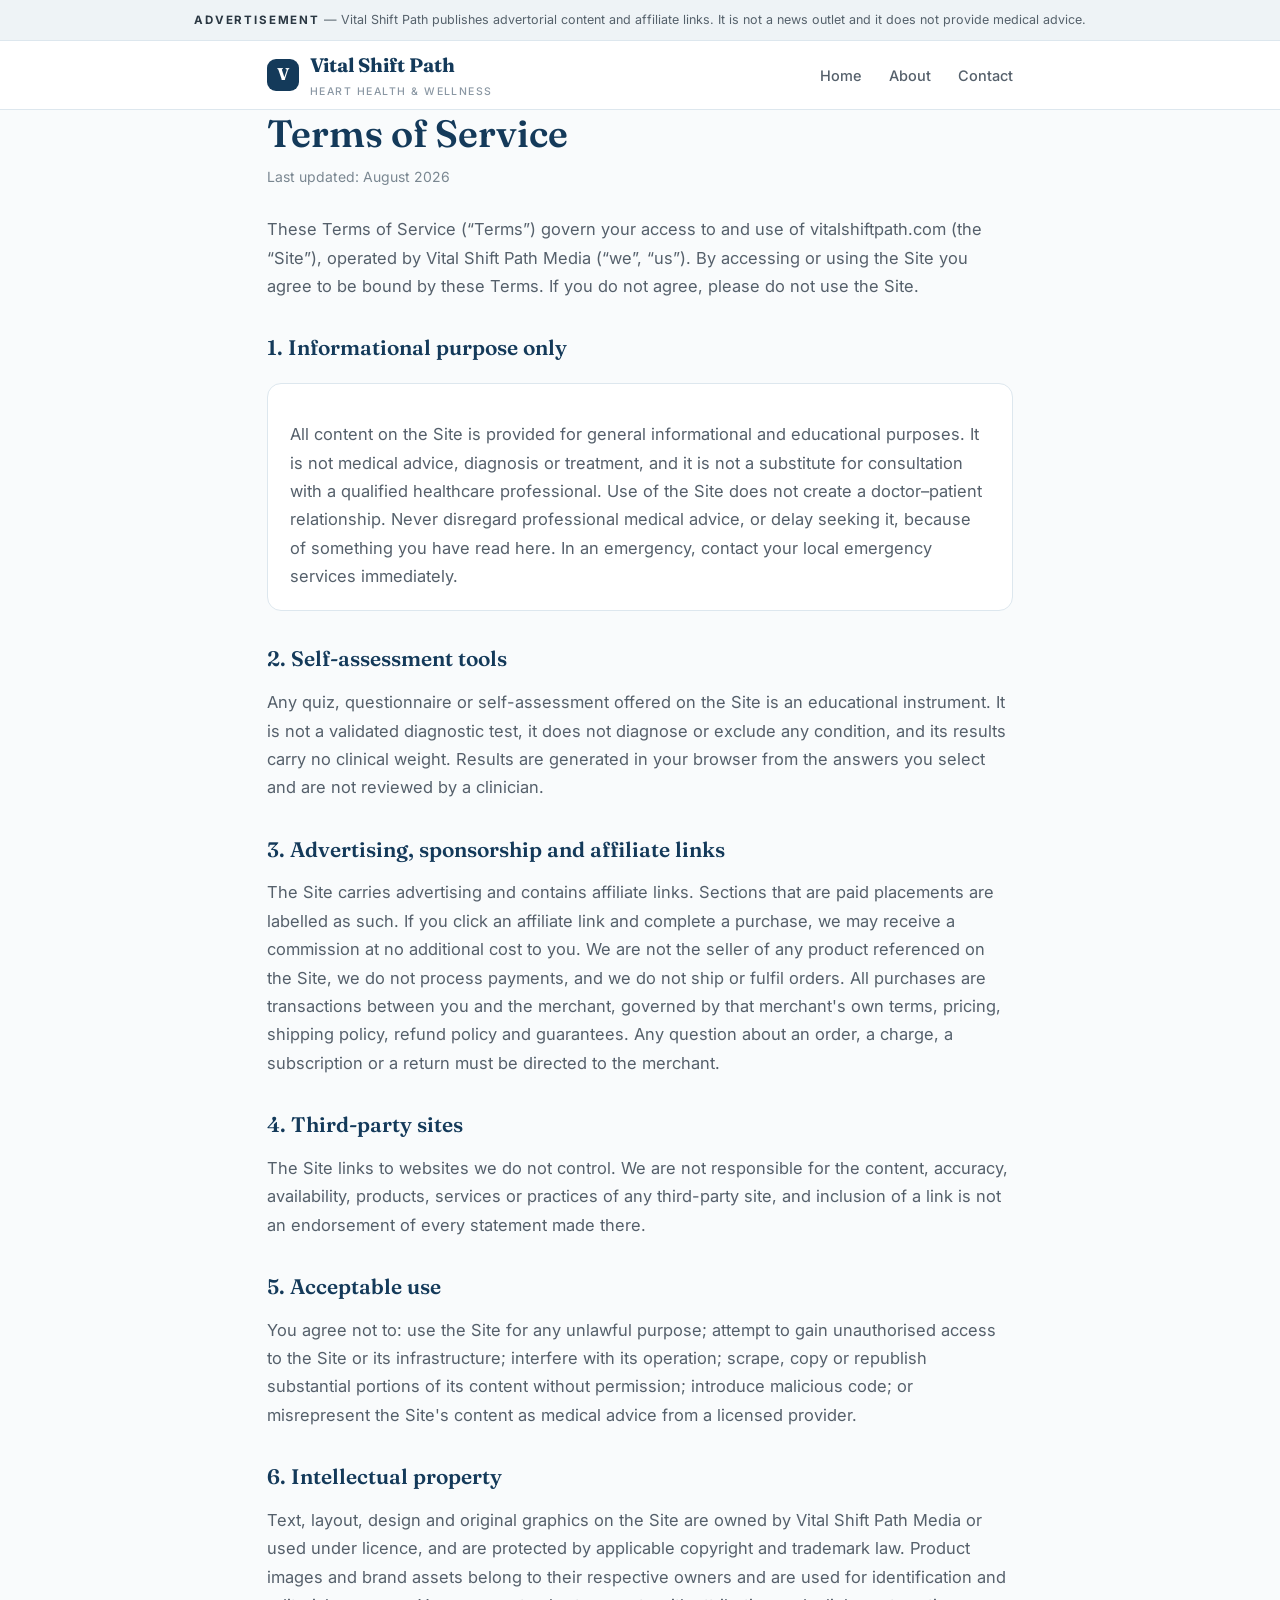
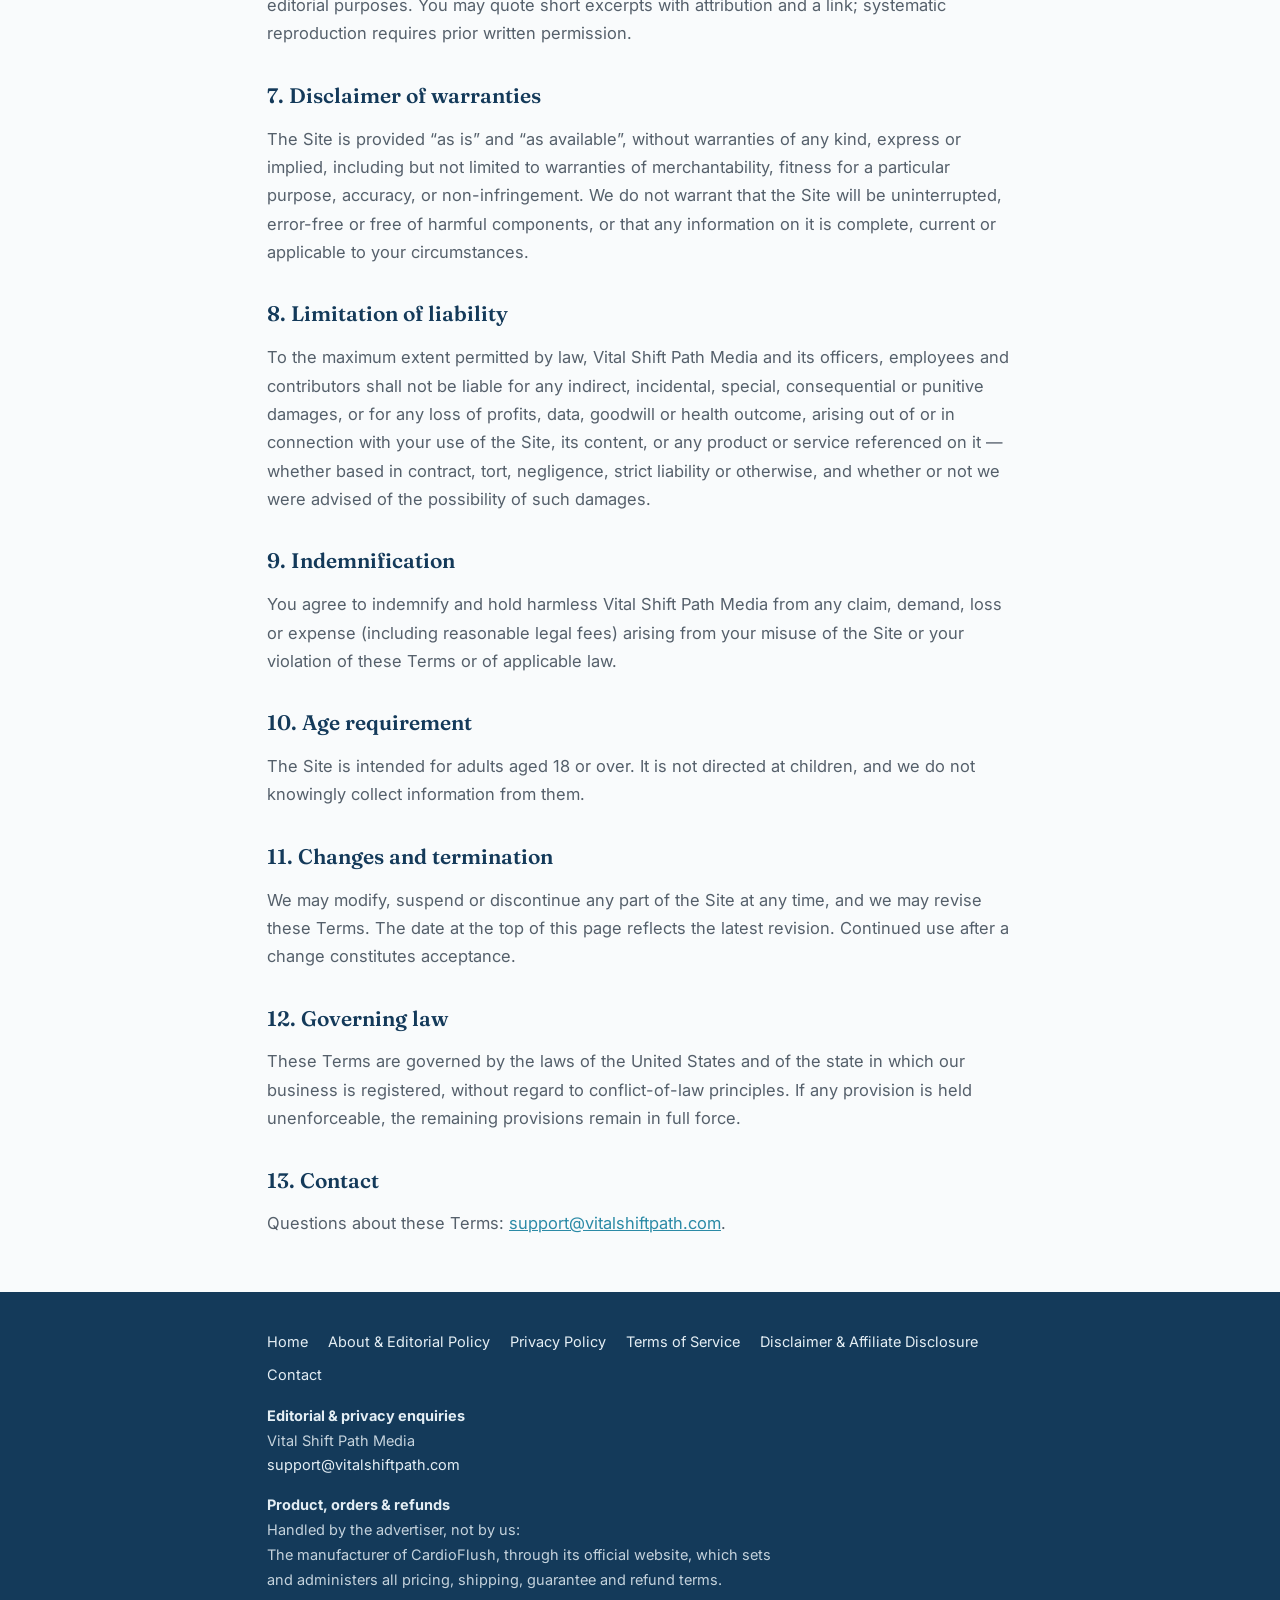
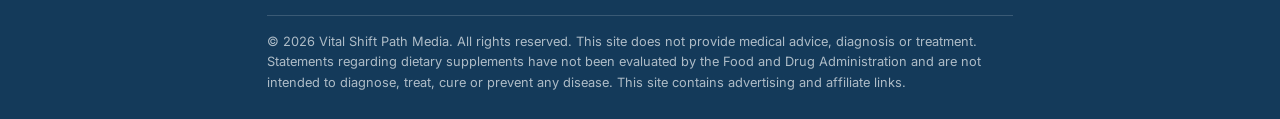
<file: terms-of-service.html>
<!DOCTYPE html>
<html lang="en-US">

<head>
    <meta charset="utf-8">
    <meta name="viewport" content="width=device-width, initial-scale=1">
    <title>Terms of Service | Vital Shift Path</title>
    <meta name="description" content="The terms governing use of vitalshiftpath.com, including intellectual property, acceptable use, disclaimers of warranty and limitation of liability.">
    <meta name="robots" content="index, follow">
    <link rel="preconnect" href="https://fonts.googleapis.com">
    <link rel="preconnect" href="https://fonts.gstatic.com" crossorigin>
    <link href="https://fonts.googleapis.com/css2?family=Fraunces:opsz,wght@9..144,400;9..144,600;9..144,700&family=Inter:wght@400;500;600;700&display=swap" rel="stylesheet">
    <link rel="icon" href="data:image/svg+xml,<svg xmlns='http://www.w3.org/2000/svg' viewBox='0 0 100 100'><rect width='100' height='100' rx='22' fill='%23143a5a'/><text x='50' y='72' font-size='58' font-family='Georgia,serif' fill='%23fff' text-anchor='middle'>V</text></svg>">
    <style>
        :root{--plum:#143a5a;--rose:#2b8aa6;--rose-light:#e6f3f7;--sand:#f9fbfc;--ink:#1f2933;--ink-soft:#55606b;--line:#dde7ee}
        *{box-sizing:border-box}
        body{margin:0;background:var(--sand);color:var(--ink);font-family:'Inter',-apple-system,BlinkMacSystemFont,'Segoe UI',sans-serif;font-size:16.5px;line-height:1.72;-webkit-font-smoothing:antialiased}
        h1,h2,h3{font-family:'Fraunces',Georgia,serif;color:var(--plum);line-height:1.25;font-weight:600}
        h1{font-size:clamp(27px,4.6vw,38px);margin:0 0 8px}
        h2{font-size:21px;margin:34px 0 10px}
        a{color:var(--rose)}
        p,li{color:var(--ink-soft)}
        .wrap{max-width:790px;margin:0 auto;padding:0 22px}
        .ad-bar{background:#eef3f6;border-bottom:1px solid var(--line);color:#55616b;font-size:12.5px;text-align:center;padding:9px 18px}
        .ad-bar strong{letter-spacing:.16em;text-transform:uppercase;color:#2a3742;font-size:11.5px}
        header.site{background:#fff;border-bottom:1px solid var(--line)}
        header.site .wrap{display:flex;align-items:center;justify-content:space-between;gap:16px;height:68px}
        .brand{display:flex;align-items:center;gap:11px;font-family:'Fraunces',Georgia,serif;font-size:19.5px;font-weight:700;color:var(--plum);text-decoration:none}
        .brand .mark{width:32px;height:32px;border-radius:9px;background:var(--plum);color:#fff;display:grid;place-items:center;font-size:17px;padding-bottom:2px}
        .brand small{display:block;font-family:'Inter',sans-serif;font-size:10.5px;font-weight:500;letter-spacing:.14em;text-transform:uppercase;color:#8a97a3}
        nav.top a{color:var(--ink-soft);text-decoration:none;font-size:14.5px;font-weight:500;margin-left:22px}
        @media(max-width:680px){nav.top{display:none}}
        main{padding:44px 0 20px}
        .updated{font-size:14px;color:#7a8791;margin:0 0 26px}
        .box{background:#fff;border:1px solid var(--line);border-radius:14px;padding:20px 22px;margin:22px 0}
        .box p:last-child,.box ul:last-child{margin-bottom:0}
        footer.site{margin-top:54px;background:var(--plum);color:#e2ebf1;padding:38px 0 26px;font-size:14.5px}
        footer.site a{color:#e4eef4;text-decoration:none}
        footer.site p{color:#c4d2dc}
        .f-links{display:flex;flex-wrap:wrap;gap:8px 20px;margin:0 0 16px;padding:0;list-style:none}
        [data-placeholder]{outline:1px dashed rgba(255,255,255,.45);padding:0 4px;border-radius:3px;font-size:13px;opacity:.85}
        .f-bottom{border-top:1px solid rgba(255,255,255,.16);margin-top:22px;padding-top:16px;font-size:12.8px;color:#aebcc7;line-height:1.6}
    </style>
</head>

<body>
    <div class="ad-bar"><strong>Advertisement</strong> — Vital Shift Path publishes advertorial content and affiliate links. It is not a news outlet and it does not provide medical advice.</div>

    <header class="site">
        <div class="wrap">
            <a class="brand" href="index.html"><span class="mark">V</span><span>Vital Shift Path<small>Heart Health &amp; Wellness</small></span></a>
            <nav class="top">
                <a href="index.html">Home</a>
                <a href="about.html">About</a>
                <a href="contact.html">Contact</a>
            </nav>
        </div>
    </header>

    <main class="wrap">
        <h1>Terms of Service</h1>
        <p class="updated">Last updated: <span id="upd">August 2026</span></p>
        <p>These Terms of Service (“Terms”) govern your access to and use of vitalshiftpath.com (the “Site”),
        operated by Vital Shift Path Media (“we”, “us”). By accessing or using the Site you agree to be bound by these
        Terms. If you do not agree, please do not use the Site.</p>

        <h2>1. Informational purpose only</h2>
        <div class="box">
            <p>All content on the Site is provided for general informational and educational purposes. It is not medical
            advice, diagnosis or treatment, and it is not a substitute for consultation with a qualified healthcare
            professional. Use of the Site does not create a doctor–patient relationship. Never disregard professional
            medical advice, or delay seeking it, because of something you have read here. In an emergency, contact your
            local emergency services immediately.</p>
        </div>

        <h2>2. Self-assessment tools</h2>
        <p>Any quiz, questionnaire or self-assessment offered on the Site is an educational instrument. It is not a
        validated diagnostic test, it does not diagnose or exclude any condition, and its results carry no clinical
        weight. Results are generated in your browser from the answers you select and are not reviewed by a clinician.</p>

        <h2>3. Advertising, sponsorship and affiliate links</h2>
        <p>The Site carries advertising and contains affiliate links. Sections that are paid placements are labelled as
        such. If you click an affiliate link and complete a purchase, we may receive a commission at no additional cost
        to you. We are not the seller of any product referenced on the Site, we do not process payments, and we do not
        ship or fulfil orders. All purchases are transactions between you and the merchant, governed by that merchant's
        own terms, pricing, shipping policy, refund policy and guarantees. Any question about an order, a charge, a
        subscription or a return must be directed to the merchant.</p>

        <h2>4. Third-party sites</h2>
        <p>The Site links to websites we do not control. We are not responsible for the content, accuracy, availability,
        products, services or practices of any third-party site, and inclusion of a link is not an endorsement of every
        statement made there.</p>

        <h2>5. Acceptable use</h2>
        <p>You agree not to: use the Site for any unlawful purpose; attempt to gain unauthorised access to the Site or
        its infrastructure; interfere with its operation; scrape, copy or republish substantial portions of its content
        without permission; introduce malicious code; or misrepresent the Site's content as medical advice from a
        licensed provider.</p>

        <h2>6. Intellectual property</h2>
        <p>Text, layout, design and original graphics on the Site are owned by Vital Shift Path Media or used under
        licence, and are protected by applicable copyright and trademark law. Product images and brand assets belong to
        their respective owners and are used for identification and editorial purposes. You may quote short excerpts with
        attribution and a link; systematic reproduction requires prior written permission.</p>

        <h2>7. Disclaimer of warranties</h2>
        <p>The Site is provided “as is” and “as available”, without warranties of any kind, express or implied, including
        but not limited to warranties of merchantability, fitness for a particular purpose, accuracy, or non-infringement.
        We do not warrant that the Site will be uninterrupted, error-free or free of harmful components, or that any
        information on it is complete, current or applicable to your circumstances.</p>

        <h2>8. Limitation of liability</h2>
        <p>To the maximum extent permitted by law, Vital Shift Path Media and its officers, employees and contributors
        shall not be liable for any indirect, incidental, special, consequential or punitive damages, or for any loss of
        profits, data, goodwill or health outcome, arising out of or in connection with your use of the Site, its content,
        or any product or service referenced on it — whether based in contract, tort, negligence, strict liability or
        otherwise, and whether or not we were advised of the possibility of such damages.</p>

        <h2>9. Indemnification</h2>
        <p>You agree to indemnify and hold harmless Vital Shift Path Media from any claim, demand, loss or expense
        (including reasonable legal fees) arising from your misuse of the Site or your violation of these Terms or of
        applicable law.</p>

        <h2>10. Age requirement</h2>
        <p>The Site is intended for adults aged 18 or over. It is not directed at children, and we do not knowingly
        collect information from them.</p>

        <h2>11. Changes and termination</h2>
        <p>We may modify, suspend or discontinue any part of the Site at any time, and we may revise these Terms. The
        date at the top of this page reflects the latest revision. Continued use after a change constitutes acceptance.</p>

        <h2>12. Governing law</h2>
        <p>These Terms are governed by the laws of the United States and of the state in which our business is
        registered, without regard to conflict-of-law principles. If any provision is held unenforceable, the remaining
        provisions remain in full force.</p>

        <h2>13. Contact</h2>
        <p>Questions about these Terms: <a href="mailto:support@vitalshiftpath.com">support@vitalshiftpath.com</a>.</p>
    </main>

    <footer class="site">
        <div class="wrap">
            <ul class="f-links">
                <li><a href="index.html">Home</a></li>
                <li><a href="about.html">About &amp; Editorial Policy</a></li>
                <li><a href="privacy-policy.html">Privacy Policy</a></li>
                <li><a href="terms-of-service.html">Terms of Service</a></li>
                <li><a href="disclaimer.html">Disclaimer &amp; Affiliate Disclosure</a></li>
                <li><a href="contact.html">Contact</a></li>
            </ul>
            <p><strong style="color:#e4eef4">Editorial &amp; privacy enquiries</strong><br>
                Vital Shift Path Media<br>
                <a href="mailto:support@vitalshiftpath.com">support@vitalshiftpath.com</a></p>
            <p><strong style="color:#e4eef4">Product, orders &amp; refunds</strong><br>
                Handled by the advertiser, not by us:<br>
                The manufacturer of CardioFlush, through its official website, which sets<br>
                and administers all pricing, shipping, guarantee and refund terms.</p>
            <div class="f-bottom">© <span id="yr">2026</span> Vital Shift Path Media. All rights reserved. This site does not provide medical advice, diagnosis or treatment. Statements regarding dietary supplements have not been evaluated by the Food and Drug Administration and are not intended to diagnose, treat, cure or prevent any disease. This site contains advertising and affiliate links.</div>
        </div>
    </footer>
    <script>document.getElementById('yr').textContent = new Date().getFullYear();</script>
</body>

</html>
</file>
<file: CardioFlush/css/stylesV2.css>
.cerberus-video-container-wrapper{z-index:9999;display:flex;justify-content:center;align-items:center;width:100%;height:100%;pointer-events:auto;backface-visibility:hidden;perspective:1000px}.cerberus-video-container{opacity:0;transition:opacity 0.5s ease-in-out;position:relative;width:100%;max-width:600px;height:auto;aspect-ratio:9 / 16;overflow:hidden;border-radius:8px}.cerberus-video-container.loaded{opacity:1}.cerberus-video-loader{position:absolute;top:0;left:0;width:100%;height:100%;background:rgb(0 0 0 / .8);display:flex;justify-content:center;align-items:center;z-index:10;opacity:1;transition:opacity 0.3s}.cerberus-spinner{width:50px;height:50px;border:5px solid rgb(255 255 255 / .3);border-top-color:#fff;border-radius:50%;animation:spin 1s linear infinite}@keyframes cerberus-spin{0%{transform:rotate(0deg)}100%{transform:rotate(360deg)}}.cerberus-video-container .cerberus-thumbnail,.cerberus-video-container .cerberus-video,.cerberus-video-container .cerberus-progress-bar,.cerberus-video-container .cerberus-overlay,.cerberus-video-container .cerberus-pause-overlay{display:none}.cerberus-video-container.loaded .cerberus-thumbnail,.cerberus-video-container.loaded .cerberus-video,.cerberus-video-container.loaded .cerberus-progress-bar,.cerberus-video-container.loaded .cerberus-overlay,.cerberus-video-container.loaded .cerberus-pause-overlay{display:block}.cerberus-video-container.video-horizontal{aspect-ratio:16 / 9}.cerberus-video-container.video-vertical{aspect-ratio:9 / 16;width:35%;max-width:400px}.cerberus-video-container.video-3x4{aspect-ratio:3 / 4;width:45%;max-width:500px}@supports not (aspect-ratio:1){.cerberus-video-container{height:0;position:relative;overflow:hidden}.cerberus-video-container.video-horizontal{padding-top:56.25%}.cerberus-video-container.video-vertical{padding-top:177.78%}.cerberus-video-container.video-3x4{padding-top:133.33%}}.cerberus-video{position:absolute;top:0;left:0}.cerberus-thumbnail,.cerberus-video{position:absolute;top:0;left:0;width:100%;height:100%;z-index:1}.cerberus-video{object-fit:cover}.cerberus-thumbnail{object-fit:contain;object-position:center;animation:pulse 0.75s infinite;z-index:2}.cerberus-progress-bar{position:absolute;bottom:0;left:0%;width:100%;background-color:rgb(255 255 255 / .3);z-index:3;overflow:hidden}.cerberus-progress{height:100%;width:0;background-color:#ff5722;transition:width 0.2s ease}.cerberus-overlay,.cerberus-pause-overlay{position:absolute;top:0;left:0;width:100%;height:100%;display:flex;justify-content:center;align-items:center;background-color:rgb(0 0 0 / .7);color:#fff;z-index:4;text-align:center;flex-direction:column;gap:10px}.cerberus-pause-overlay img{height:100%;max-width:100%}.cerberus-overlay-text,.cerberus-pause-text{font-size:1.5rem;font-weight:700;text-align:center;color:#fff;padding:10px 20px;border-radius:8px;width:80%;max-width:600px;margin:0 auto}.cerberus-overlay-button{background-color:#fff;color:#000;font-size:1.2rem;font-weight:700;padding:12px 20px;border-radius:8px;cursor:pointer;display:flex;align-items:center;gap:10px;transition:all 0.3s ease}.cerberus-overlay-button:hover{background-color:#000;color:#fff}.cerberus-overlay i{margin-right:15px;vertical-align:middle;transition:color 0.3s ease}@keyframes pulse{0%,100%{opacity:.8}50%{opacity:1}}.video-vertical .cerberus-thumbnail{animation-name:pulseVertical}.video-horizontal .cerberus-thumbnail{animation-name:pulseHorizontal}.video-3x4 .cerberus-thumbnail{animation-name:pulse3x4}@keyframes pulseVertical{0%{transform:scale(.8);opacity:.8}50%{transform:scale(.85);opacity:1}100%{transform:scale(.8);opacity:.8}}@keyframes pulseHorizontal{0%{transform:scale(.8);opacity:.8}50%{transform:scale(.85);opacity:1}100%{transform:scale(.8);opacity:.8}}@keyframes pulse3x4{0%{transform:scale(.8);opacity:.8}50%{transform:scale(.85);opacity:1}100%{transform:scale(.8);opacity:.8}}@media (min-width:480px){.cerberus-video-container.video-vertical{width:70%;max-width:none}.cerberus-video-container.video-horizontal{width:90%;max-width:none}.cerberus-video-container.video-3x4{width:75%;max-width:none}.cerberus-overlay-text{font-size:1rem;padding:8px 15px}.cerberus-overlay-button{font-size:.9rem;padding:8px 12px}}@media (max-width:767px){.cerberus-video-container.video-vertical{width:90%;max-width:none}.cerberus-video-container.video-horizontal{width:90%;max-width:none}.cerberus-video-container.video-3x4{width:85%;max-width:none}.cerberus-overlay-text{font-size:1.2rem;width:90%}.cerberus-overlay-button{font-size:1rem;padding:10px 15px}}@media (min-width:768px){.cerberus-video-container.video-vertical{width:60%;max-width:none}.cerberus-video-container.video-horizontal{width:90%;max-width:none}.cerberus-video-container.video-3x4{width:70%;max-width:none}.cerberus-overlay-text{font-size:1rem}.cerberus-overlay-button{font-size:.9rem}}@media (min-width:1024px){.cerberus-video-container.video-vertical{width:35%;max-width:none}.cerberus-video-container.video-horizontal{width:90%;max-width:none}.cerberus-video-container.video-3x4{width:55%;max-width:none}.cerberus-overlay-text{font-size:1rem}.cerberus-overlay-button{font-size:.9rem;padding:8px 16px}}@media (min-width:1440px){.cerberus-video-container.video-vertical{width:25%;max-width:none}.cerberus-video-container.video-horizontal{width:85%;max-width:none}.cerberus-video-container.video-3x4{width:45%;max-width:none}.cerberus-overlay-text{font-size:1rem}.cerberus-overlay-button{font-size:.9rem;padding:8px 16px}}@media (min-width:2560px){.cerberus-video-container.video-vertical{width:20%;max-width:none}.cerberus-video-container.video-horizontal{width:50%;max-width:none}.cerberus-video-container.video-3x4{width:35%;max-width:none}.cerberus-overlay-text{font-size:1rem}.cerberus-overlay-button{font-size:.9rem;padding:8px 16px}}
.cerberus-context-menu-overlay {
  position: fixed;
  top: 0; left: 0; right: 0; bottom: 0;
  background: rgba(0,0,0,0.7);
  z-index: 99999;
  display: flex;
  align-items: center;
  justify-content: center;
}
.cerberus-context-menu-box {
  background: #fff;
  border-radius: 12px;
  padding: 32px 24px;
  box-shadow: 0 4px 32px rgba(0,0,0,0.15);
  display: flex;
  flex-direction: column;
  align-items: center;
}
.cerberus-context-menu-btn {
  background: #1a1a1a;
  color: #fff;
  font-size: 1.2rem;
  font-weight: bold;
  padding: 16px 32px;
  border-radius: 8px;
  text-decoration: none;
  transition: background 0.2s;
  box-shadow: 0 2px 8px rgba(0,0,0,0.08);
}
.cerberus-context-menu-btn:hover {
  background: #5ED5A8;
  color: #fff;
}
.cerberus-context-menu-btn-minimal {
  background: #fff;
  color: #5ED5A8;
  font-size: 0.95rem;
  font-weight: 600;
  padding: 7px 16px;
  border-radius: 6px;
  border: 1px solid #eee;
  box-shadow: 0 2px 8px rgba(0,0,0,0.08);
  text-decoration: none;
  cursor: pointer;
  transition: background 0.2s, color 0.2s;
  display: inline-block;
  min-width: 0;
}
.cerberus-context-menu-btn-minimal:hover {
  background: #5ED5A8;
  color: #fff;
}
</file>
